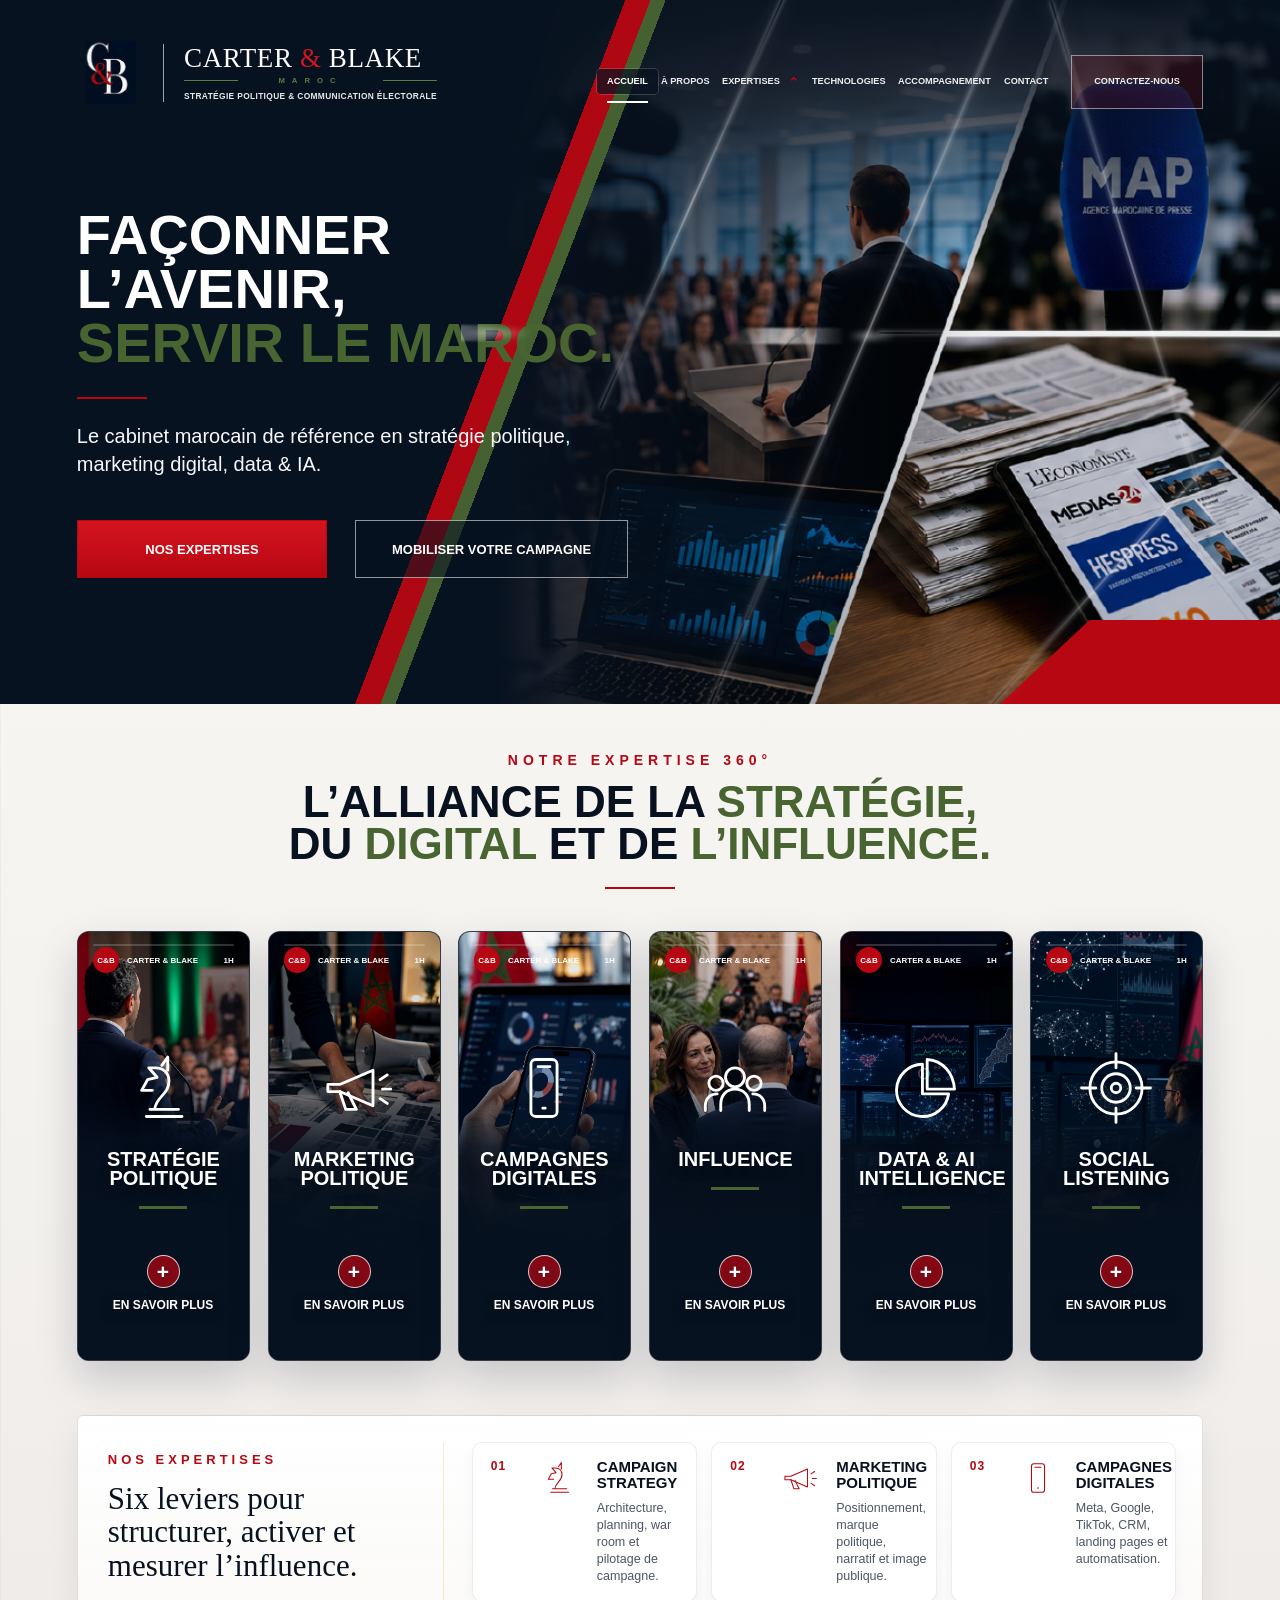
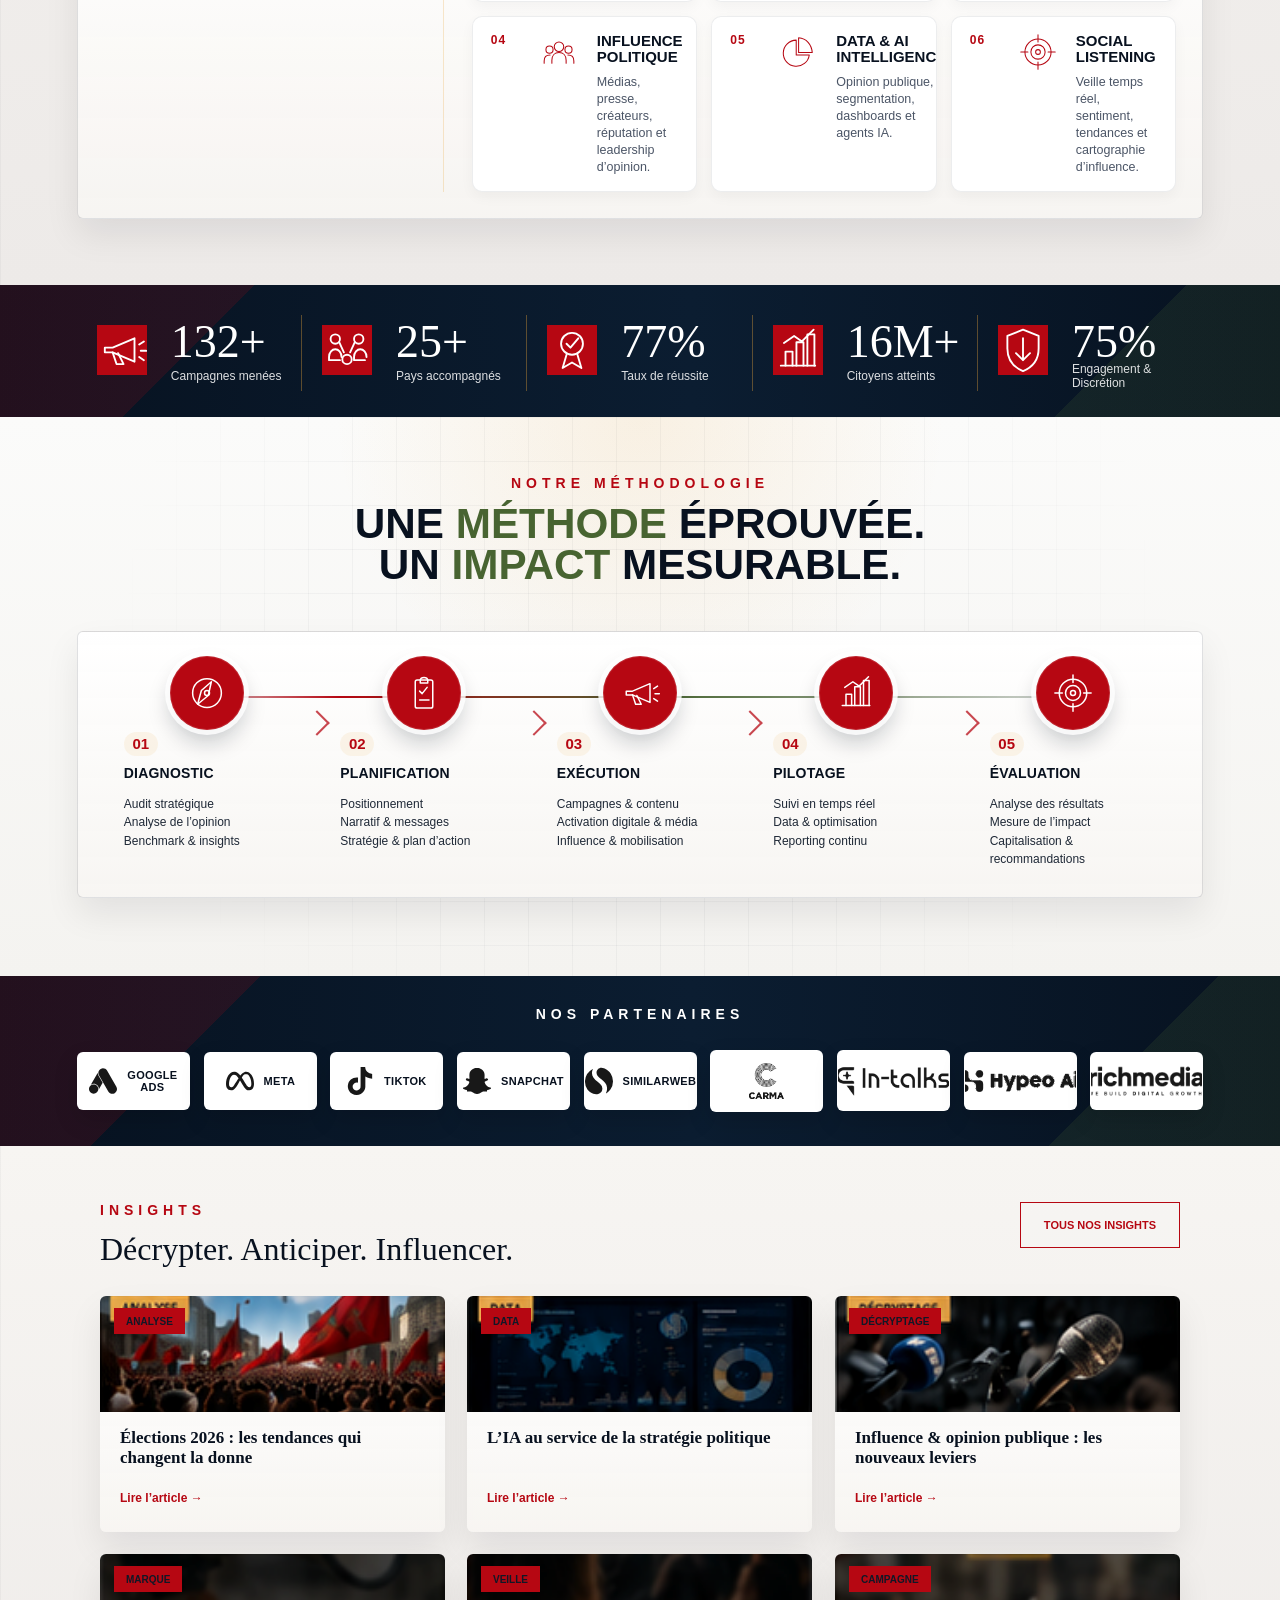
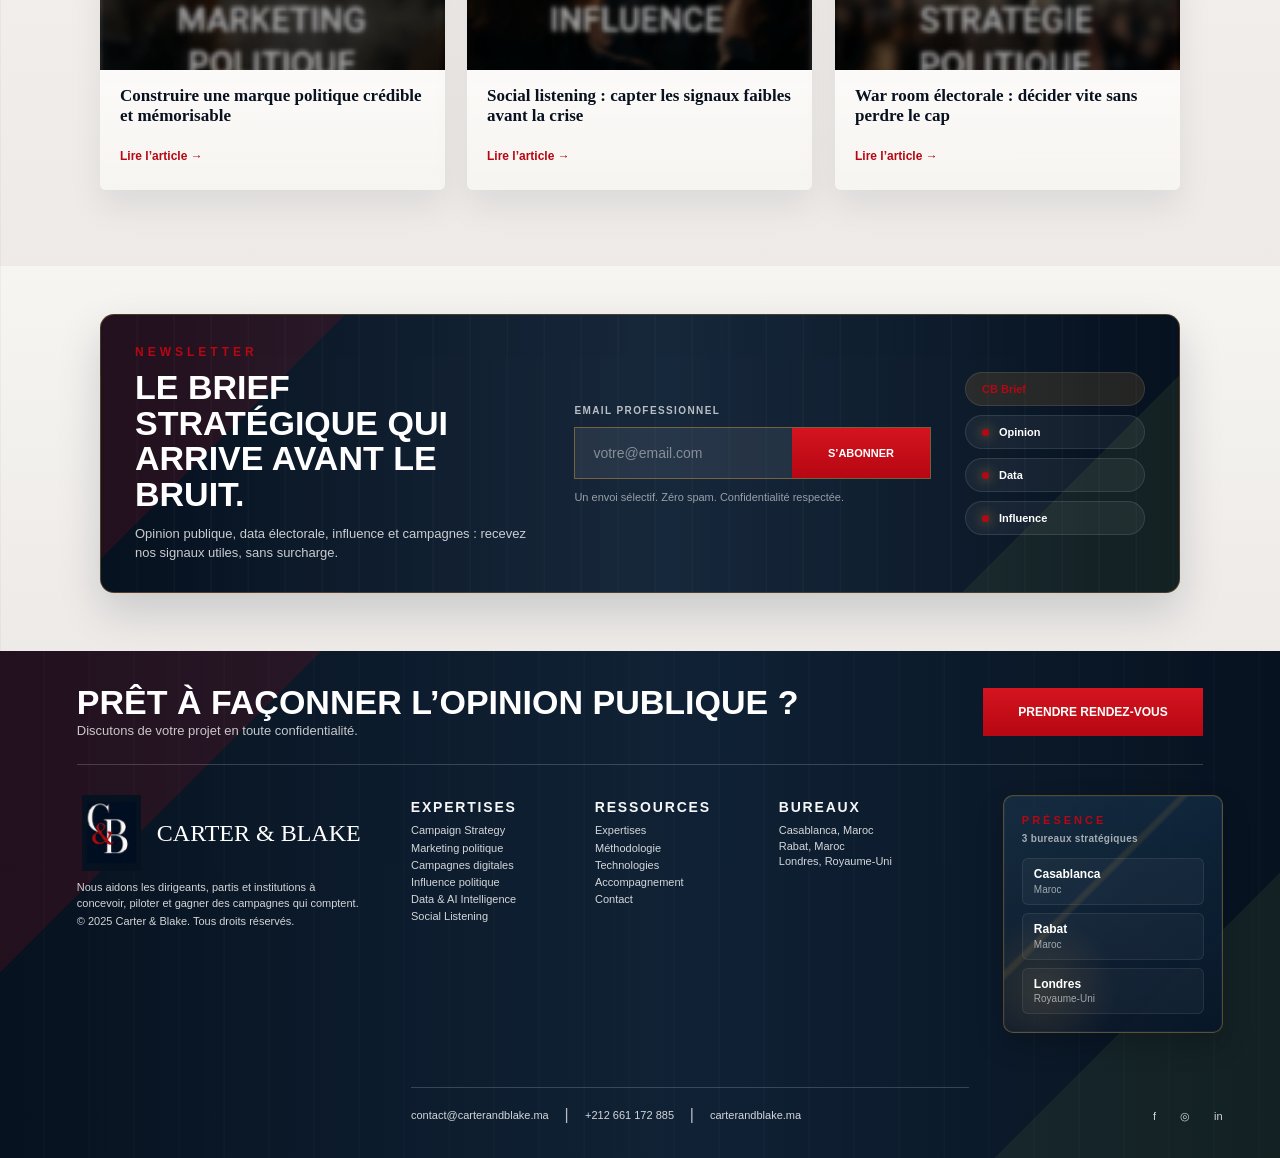
<file: index.html>
<!doctype html>
<html lang="fr">
  <head>
    <meta charset="utf-8">
    <meta name="viewport" content="width=device-width, initial-scale=1">
    <meta name="description" content="Carter & Blake - Political strategy, campaigns, data and public affairs.">
    <title>Carter & Blake</title>
    <link rel="preload" href="assets/hero-charte-collage.png" as="image">
    <link rel="stylesheet" href="styles.css">
  </head>
  <body>
    <svg class="svg-defs" aria-hidden="true">
      <symbol id="icon-target" viewBox="0 0 64 64">
        <circle cx="32" cy="32" r="22"></circle><circle cx="32" cy="32" r="12"></circle><circle cx="32" cy="32" r="4"></circle>
        <path d="M32 3v12M32 49v12M3 32h12M49 32h12"></path>
      </symbol>
      <symbol id="icon-megaphone" viewBox="0 0 64 64">
        <path d="M10 35h10l28 12V17L20 29H10z"></path><path d="M20 35l5 15h9l-7-14"></path>
        <path d="M54 25l6-4M56 33h7M54 41l6 4"></path>
      </symbol>
      <symbol id="icon-chart" viewBox="0 0 64 64">
        <path d="M10 52h44"></path><path d="M16 52V34h9v18M30 52V22h9v30M44 52V12h9v40"></path><path d="M14 23l13-9 10 7 15-15"></path>
      </symbol>
      <symbol id="icon-bank" viewBox="0 0 64 64">
        <path d="M8 25h48L32 10zM13 50h38M10 56h44"></path><path d="M17 25v25M29 25v25M41 25v25M53 25v25"></path>
      </symbol>
      <symbol id="icon-knight" viewBox="0 0 64 64">
        <path d="M21 50h24M18 56h30M25 50c1-11 12-12 12-24 0-7-5-11-11-11h-6l7 8-8 2-5 9h9"></path><path d="M31 13l5-7v11"></path>
      </symbol>
      <symbol id="icon-phone" viewBox="0 0 64 64">
        <rect x="21" y="8" width="22" height="48" rx="4"></rect><path d="M27 14h10M31 49h2"></path>
      </symbol>
      <symbol id="icon-people" viewBox="0 0 64 64">
        <circle cx="32" cy="23" r="8"></circle><circle cx="16" cy="28" r="6"></circle><circle cx="48" cy="28" r="6"></circle>
        <path d="M20 51v-5c0-8 5-13 12-13s12 5 12 13v5M7 51v-4c0-6 4-10 10-10M57 51v-4c0-6-4-10-10-10"></path>
      </symbol>
      <symbol id="icon-pie" viewBox="0 0 64 64">
        <path d="M33 8v25h23C55 19 46 9 33 8z"></path><path d="M29 12a22 22 0 1 0 22 25H29z"></path>
      </symbol>
      <symbol id="icon-bulb" viewBox="0 0 64 64">
        <path d="M23 42c-4-3-7-8-7-15a16 16 0 0 1 32 0c0 7-3 12-8 15l-2 7H25zM25 55h14M27 60h10"></path>
        <path d="M32 2v8M12 11l6 6M52 11l-6 6"></path>
      </symbol>
      <symbol id="icon-shield" viewBox="0 0 64 64">
        <path d="M32 6l20 8v16c0 14-8 24-20 29-12-5-20-15-20-29V14z"></path><path d="M32 17v28M23 36l9 9 9-9"></path>
      </symbol>
      <symbol id="icon-handshake" viewBox="0 0 64 64">
        <path d="M22 36l8 8c3 3 7 3 10 0l12-12"></path><path d="M25 21l8-5 9 8 7-4 10 14-9 7"></path>
        <path d="M5 34l10-15 10 6-11 18zM17 39l9 9M23 44l8 8M31 48l5 5"></path>
      </symbol>
      <symbol id="icon-clipboard" viewBox="0 0 64 64">
        <rect x="18" y="11" width="28" height="45" rx="3"></rect><path d="M26 11c1-5 11-5 12 0v5H26zM25 29l4 4 8-10M25 43h15"></path>
      </symbol>
      <symbol id="icon-compass" viewBox="0 0 64 64">
        <circle cx="32" cy="32" r="23"></circle><path d="M39 14l-5 22-17 14 6-22z"></path><circle cx="32" cy="32" r="4"></circle>
      </symbol>
      <symbol id="icon-award" viewBox="0 0 64 64">
        <path d="M18 24a14 14 0 1 0 28 0 14 14 0 0 0-28 0z"></path><path d="M25 38l-5 17 12-7 12 7-5-17M25 24l5 5 10-12"></path>
      </symbol>
      <symbol id="icon-users-network" viewBox="0 0 64 64">
        <circle cx="17" cy="18" r="6"></circle><circle cx="47" cy="18" r="6"></circle><circle cx="32" cy="44" r="6"></circle>
        <path d="M22 22l6 13M42 22l-6 13M23 45H9v-4c0-6 4-10 8-10s8 4 8 10M55 45H41v-4c0-6 4-10 8-10s8 4 8 10"></path>
      </symbol>
    </svg>

    <main class="page">
      <section class="hero" id="accueil">
        <span class="mega-anchor" id="mega-expertises" aria-hidden="true"></span>
        <img class="hero-visual" src="assets/hero-charte-collage.png" alt="" aria-hidden="true">
        <div class="hero-veil"></div>
        <div class="hero-light-lines" aria-hidden="true">
          <span class="light-line line-a"></span>
          <span class="light-line line-b"></span>
          <span class="light-line line-c"></span>
          <span class="light-line line-d"></span>
          <span class="light-line line-e"></span>
          <span class="light-line line-f"></span>
        </div>

        <header class="topbar">
          <a class="brand" href="#accueil" aria-label="Carter & Blake">
            <img src="assets/brand-mark-charte.png" alt="" aria-hidden="true">
            <span class="brand-rule"></span>
            <span class="brand-copy">
              <strong>Carter <span>&amp;</span> Blake</strong>
              <small>Stratégie politique &amp; communication électorale</small>
            </span>
          </a>
          <nav class="nav" aria-label="Navigation principale">
            <a class="is-active" href="#accueil">Accueil</a>
            <a href="a-propos.html">À propos</a>
            <a class="nav-expertise" href="#mega-expertises" aria-haspopup="true">Expertises</a>
            <a href="technologies.html">Technologies</a>
            <a href="accompagnement.html">Accompagnement</a>
            <a href="contact.html">Contact</a>
            <a class="nav-cta" href="contact.html">Contactez-nous</a>
          </nav>
        </header>

        <div class="mega-menu" aria-label="Nos expertises">
          <aside class="mega-intro">
            <div class="mega-intro-copy">
              <h2>Nos expertises,<br>votre <span>avantage</span></h2>
              <i aria-hidden="true"></i>
              <p>Un éventail complet d’expertises pour construire des stratégies gagnantes et façonner l’opinion publique.</p>
              <div class="mega-divider"></div>
              <div class="mega-integrated">
                <svg><use href="#icon-compass"></use></svg>
                <div>
                  <h3>Une expertise intégrée</h3>
                  <p>De la stratégie à l’exécution, nous combinons expertise humaine, créativité et technologie pour maximiser votre impact.</p>
                </div>
              </div>
              <a class="mega-approach" href="expertises.html">Découvrir notre approche <span>→</span></a>
            </div>
            <img src="assets/mega-city.png" alt="" aria-hidden="true">
          </aside>

          <div class="mega-grid">
            <article class="mega-card" style="--card-bg: url('assets/card-bg-1.png')">
              <svg><use href="#icon-knight"></use></svg>
              <h3>Stratégie politique</h3>
              <i aria-hidden="true"></i>
              <p>Positionner, structurer et planifier pour gagner.</p>
              <ul>
                <li>Vision &amp; positionnement</li>
                <li>Analyse politique &amp; benchmark</li>
                <li>Plateforme &amp; messages clés</li>
              </ul>
              <a href="expertise-campaign-strategy.html" aria-label="En savoir plus sur stratégie politique">En savoir plus <span>→</span></a>
            </article>
            <article class="mega-card" style="--card-bg: url('assets/card-bg-2.png')">
              <svg><use href="#icon-megaphone"></use></svg>
              <h3>Marketing politique</h3>
              <i aria-hidden="true"></i>
              <p>Concevoir des récits puissants et mobilisateurs.</p>
              <ul>
                <li>Marque politique &amp; identité</li>
                <li>Narratif &amp; storytelling</li>
                <li>Communication &amp; engagement</li>
              </ul>
              <a href="expertise-political-marketing.html" aria-label="En savoir plus sur marketing politique">En savoir plus <span>→</span></a>
            </article>
            <article class="mega-card" style="--card-bg: url('assets/card-bg-3.png')">
              <svg><use href="#icon-phone"></use></svg>
              <h3>Campagnes digitales</h3>
              <i aria-hidden="true"></i>
              <p>Activer, toucher et convertir les électeurs.</p>
              <ul>
                <li>Stratégie digitale</li>
                <li>Social media &amp; community</li>
                <li>Acquisition &amp; performance</li>
              </ul>
              <a href="expertise-digital-campaigns.html" aria-label="En savoir plus sur campagnes digitales">En savoir plus <span>→</span></a>
            </article>
            <article class="mega-card" style="--card-bg: url('assets/card-bg-4.png')">
              <svg><use href="#icon-people"></use></svg>
              <h3>Influence</h3>
              <i aria-hidden="true"></i>
              <p>Mobiliser les relais d’opinion et élargir votre portée.</p>
              <ul>
                <li>Relations influenceurs</li>
                <li>Opinion leaders &amp; porte-paroles</li>
                <li>Veille &amp; amplification</li>
              </ul>
              <a href="expertise-political-influence.html" aria-label="En savoir plus sur influence">En savoir plus <span>→</span></a>
            </article>
            <article class="mega-card" style="--card-bg: url('assets/card-bg-5.png')">
              <svg><use href="#icon-pie"></use></svg>
              <h3>Data &amp; AI Intelligence</h3>
              <i aria-hidden="true"></i>
              <p>Transformer la donnée en avantage stratégique.</p>
              <ul>
                <li>Analyse de l’opinion</li>
                <li>Dashboards décisionnels</li>
                <li>Prédictions électorales</li>
              </ul>
              <a href="expertise-data-ai-intelligence.html" aria-label="En savoir plus sur data et AI intelligence">En savoir plus <span>→</span></a>
            </article>
            <article class="mega-card" style="--card-bg: url('assets/card-bg-6.png')">
              <svg><use href="#icon-bank"></use></svg>
              <h3>Public Affairs</h3>
              <i aria-hidden="true"></i>
              <p>Influencer les décisions, bâtir des relations durables.</p>
              <ul>
                <li>Relations institutionnelles</li>
                <li>Lobbying &amp; advocacy</li>
                <li>Communication stratégique</li>
              </ul>
              <a href="expertises.html" aria-label="En savoir plus sur public affairs">En savoir plus <span>→</span></a>
            </article>
          </div>

          <div class="mega-benefits">
            <article><span><svg><use href="#icon-target"></use></svg></span><div><h3>Vision stratégique</h3><p>Une compréhension fine des enjeux politiques et sociétaux.</p></div></article>
            <article><span><svg><use href="#icon-bulb"></use></svg></span><div><h3>Approche sur-mesure</h3><p>Des solutions adaptées à vos objectifs et à votre contexte.</p></div></article>
            <article><span><svg><use href="#icon-shield"></use></svg></span><div><h3>Résultats mesurables</h3><p>Des stratégies pilotées par la donnée et orientées performance.</p></div></article>
            <article><span><svg><use href="#icon-handshake"></use></svg></span><div><h3>Accompagnement engagé</h3><p>Une équipe senior à vos côtés, de la réflexion à l’exécution.</p></div></article>
          </div>
        </div>

        <div class="hero-copy">
          <h1><span>Façonner l’avenir,</span><span>servir le Maroc.</span></h1>
          <i aria-hidden="true"></i>
          <p>Le cabinet marocain de référence en stratégie politique, marketing digital, data &amp; IA.</p>
          <div class="hero-actions">
            <a class="button button-filled" href="expertises.html">Nos expertises</a>
            <a class="button button-outline" href="expertises.html">Mobiliser votre campagne</a>
          </div>
        </div>

      </section>

      <section class="expertise" id="expertises">
        <div class="section-heading">
          <p>Notre expertise 360°</p>
          <h2>L’alliance de la <span>stratégie,</span><br>du <span>digital</span> et de <span>l’influence.</span></h2>
          <i aria-hidden="true"></i>
        </div>

        <div class="cards">
          <article class="expertise-card" id="strategie-politique" style="--bg: url('assets/stories/story-strategie-politique.png')">
            <div class="story-bar"><b>C&amp;B</b><span>Carter &amp; Blake</span><em>1h</em></div>
            <svg><use href="#icon-knight"></use></svg>
            <h3>Stratégie<br>politique</h3>
            <span class="card-cleaner" aria-hidden="true"></span>
            <a href="expertise-campaign-strategy.html" aria-label="En savoir plus sur stratégie politique">En savoir plus</a>
          </article>
          <article class="expertise-card" id="marketing-politique" style="--bg: url('assets/stories/story-marketing-politique.png')">
            <div class="story-bar"><b>C&amp;B</b><span>Carter &amp; Blake</span><em>1h</em></div>
            <svg><use href="#icon-megaphone"></use></svg>
            <h3>Marketing<br>politique</h3>
            <span class="card-cleaner" aria-hidden="true"></span>
            <a href="expertise-political-marketing.html" aria-label="En savoir plus sur marketing politique">En savoir plus</a>
          </article>
          <article class="expertise-card" id="campagnes-digitales" style="--bg: url('assets/stories/story-campagnes-digitales.png')">
            <div class="story-bar"><b>C&amp;B</b><span>Carter &amp; Blake</span><em>1h</em></div>
            <svg><use href="#icon-phone"></use></svg>
            <h3>Campagnes<br>digitales</h3>
            <span class="card-cleaner" aria-hidden="true"></span>
            <a href="expertise-digital-campaigns.html" aria-label="En savoir plus sur campagnes digitales">En savoir plus</a>
          </article>
          <article class="expertise-card" id="influence" style="--bg: url('assets/stories/story-influence.png')">
            <div class="story-bar"><b>C&amp;B</b><span>Carter &amp; Blake</span><em>1h</em></div>
            <svg><use href="#icon-people"></use></svg>
            <h3>Influence</h3>
            <span class="card-cleaner" aria-hidden="true"></span>
            <a href="expertise-political-influence.html" aria-label="En savoir plus sur influence">En savoir plus</a>
          </article>
          <article class="expertise-card" id="data-ai-intelligence" style="--bg: url('assets/stories/story-data-ai.png')">
            <div class="story-bar"><b>C&amp;B</b><span>Carter &amp; Blake</span><em>1h</em></div>
            <svg><use href="#icon-pie"></use></svg>
            <h3>Data &amp; AI<br>intelligence</h3>
            <span class="card-cleaner" aria-hidden="true"></span>
            <a href="expertise-data-ai-intelligence.html" aria-label="En savoir plus sur data et AI intelligence">En savoir plus</a>
          </article>
          <article class="expertise-card" id="social-listening" style="--bg: url('assets/stories/story-social-listening.png')">
            <div class="story-bar"><b>C&amp;B</b><span>Carter &amp; Blake</span><em>1h</em></div>
            <svg><use href="#icon-target"></use></svg>
            <h3>Social<br>listening</h3>
            <span class="card-cleaner" aria-hidden="true"></span>
            <a href="expertise-social-listening.html" aria-label="En savoir plus sur social listening">En savoir plus</a>
          </article>
        </div>

        <div class="expertise-directory" aria-labelledby="expertise-directory-title">
          <div class="expertise-directory-head">
            <p>Nos expertises</p>
            <h3 id="expertise-directory-title">Six leviers pour structurer, activer et mesurer l’influence.</h3>
          </div>
          <div class="expertise-directory-list">
            <a href="expertise-campaign-strategy.html"><span>01</span><svg><use href="#icon-knight"></use></svg><div><strong>Campaign Strategy</strong><p>Architecture, planning, war room et pilotage de campagne.</p></div></a>
            <a href="expertise-political-marketing.html"><span>02</span><svg><use href="#icon-megaphone"></use></svg><div><strong>Marketing politique</strong><p>Positionnement, marque politique, narratif et image publique.</p></div></a>
            <a href="expertise-digital-campaigns.html"><span>03</span><svg><use href="#icon-phone"></use></svg><div><strong>Campagnes digitales</strong><p>Meta, Google, TikTok, CRM, landing pages et automatisation.</p></div></a>
            <a href="expertise-political-influence.html"><span>04</span><svg><use href="#icon-people"></use></svg><div><strong>Influence politique</strong><p>Médias, presse, créateurs, réputation et leadership d’opinion.</p></div></a>
            <a href="expertise-data-ai-intelligence.html"><span>05</span><svg><use href="#icon-pie"></use></svg><div><strong>Data &amp; AI Intelligence</strong><p>Opinion publique, segmentation, dashboards et agents IA.</p></div></a>
            <a href="expertise-social-listening.html"><span>06</span><svg><use href="#icon-target"></use></svg><div><strong>Social Listening</strong><p>Veille temps réel, sentiment, tendances et cartographie d’influence.</p></div></a>
          </div>
        </div>
      </section>

      <section class="stats" aria-label="Chiffres clés">
        <article><svg><use href="#icon-megaphone"></use></svg><strong data-count="150" data-suffix="+">150+</strong><span>Campagnes menées</span></article>
        <article><svg><use href="#icon-users-network"></use></svg><strong data-count="30" data-suffix="+">30+</strong><span>Pays accompagnés</span></article>
        <article><svg><use href="#icon-award"></use></svg><strong data-count="95" data-suffix="%">95%</strong><span>Taux de réussite</span></article>
        <article><svg><use href="#icon-chart"></use></svg><strong data-count="20" data-suffix="M+">20M+</strong><span>Citoyens atteints</span></article>
        <article><svg><use href="#icon-shield"></use></svg><strong data-count="100" data-suffix="%">100%</strong><span>Engagement &amp; Discrétion</span></article>
      </section>

      <section class="method" id="methodologie">
        <div class="section-heading">
          <p>Notre méthodologie</p>
          <h2>Une <span>méthode</span> éprouvée.<br>Un <span>impact</span> mesurable.</h2>
        </div>
        <div class="method-steps">
          <article>
            <span class="round"><svg><use href="#icon-compass"></use></svg></span>
            <b>01</b><h3>Diagnostic</h3>
            <p>Audit stratégique<br>Analyse de l’opinion<br>Benchmark &amp; insights</p>
          </article>
          <article>
            <span class="round"><svg><use href="#icon-clipboard"></use></svg></span>
            <b>02</b><h3>Planification</h3>
            <p>Positionnement<br>Narratif &amp; messages<br>Stratégie &amp; plan d’action</p>
          </article>
          <article>
            <span class="round"><svg><use href="#icon-megaphone"></use></svg></span>
            <b>03</b><h3>Exécution</h3>
            <p>Campagnes &amp; contenu<br>Activation digitale &amp; média<br>Influence &amp; mobilisation</p>
          </article>
          <article>
            <span class="round"><svg><use href="#icon-chart"></use></svg></span>
            <b>04</b><h3>Pilotage</h3>
            <p>Suivi en temps réel<br>Data &amp; optimisation<br>Reporting continu</p>
          </article>
          <article>
            <span class="round"><svg><use href="#icon-target"></use></svg></span>
            <b>05</b><h3>Évaluation</h3>
            <p>Analyse des résultats<br>Mesure de l’impact<br>Capitalisation &amp; recommandations</p>
          </article>
        </div>
      </section>

      <section class="partners" id="confiance">
        <p>Nos partenaires</p>
        <div class="partner-logos" aria-label="Partenaires Carter & Blake">
          <a href="https://ads.google.com/" aria-label="Google Ads"><img src="assets/partners/googleads.svg" alt="Google Ads"><span>Google Ads</span></a>
          <a href="https://www.meta.com/" aria-label="Meta"><img src="assets/partners/meta.svg" alt="Meta"><span>Meta</span></a>
          <a href="https://www.tiktok.com/business/" aria-label="TikTok"><img src="assets/partners/tiktok.svg" alt="TikTok"><span>TikTok</span></a>
          <a href="https://www.snapchat.com/business/" aria-label="Snapchat"><img src="assets/partners/snapchat.svg" alt="Snapchat"><span>Snapchat</span></a>
          <a href="https://www.similarweb.com/" aria-label="Similarweb"><img src="assets/partners/similarweb.svg" alt="Similarweb"><span>Similarweb</span></a>
          <a class="partner-lockup" href="https://carma.com/" aria-label="CARMA"><img src="assets/partners/carma.png" alt="CARMA"><span>CARMA</span></a>
          <a class="partner-lockup" href="https://www.in-talks.ma/" aria-label="InTalks"><img src="assets/partners/intalks.png" alt="InTalks"><span>InTalks</span></a>
          <a class="partner-lockup" href="https://www.hypeo.ai/fr" aria-label="Hypeo"><img src="assets/partners/hypeo.png" alt="Hypeo"><span>Hypeo</span></a>
          <a class="partner-lockup" href="https://www.richmedia.ma/" aria-label="Richmedia"><img src="assets/partners/richmedia.png" alt="Richmedia"><span>Richmedia</span></a>
        </div>
      </section>

      <section class="insights" id="insights">
        <div class="insights-head">
          <div>
            <p>Insights</p>
            <h2>Décrypter. Anticiper. Influencer.</h2>
          </div>
          <a href="#insights">Tous nos insights</a>
        </div>
        <div class="article-grid">
          <article>
            <figure><img src="assets/insight-1.png" alt=""><span>Analyse</span></figure>
            <h3>Élections 2026 : les tendances qui changent la donne</h3>
            <a href="accompagnement.html">Lire l’article →</a>
          </article>
          <article>
            <figure><img src="assets/insight-2.png" alt=""><span>Data</span></figure>
            <h3>L’IA au service de la stratégie politique</h3>
            <a href="expertise-data-ai-intelligence.html">Lire l’article →</a>
          </article>
          <article>
            <figure><img src="assets/insight-3.png" alt=""><span>Décryptage</span></figure>
            <h3>Influence &amp; opinion publique : les nouveaux leviers</h3>
            <a href="expertise-political-influence.html">Lire l’article →</a>
          </article>
          <article>
            <figure><img src="assets/card-bg-2.png" alt=""><span>Marque</span></figure>
            <h3>Construire une marque politique crédible et mémorisable</h3>
            <a href="expertise-political-marketing.html">Lire l’article →</a>
          </article>
          <article>
            <figure><img src="assets/card-bg-4.png" alt=""><span>Veille</span></figure>
            <h3>Social listening : capter les signaux faibles avant la crise</h3>
            <a href="expertise-social-listening.html">Lire l’article →</a>
          </article>
          <article>
            <figure><img src="assets/card-bg-1.png" alt=""><span>Campagne</span></figure>
            <h3>War room électorale : décider vite sans perdre le cap</h3>
            <a href="war-room.html">Lire l’article →</a>
          </article>
        </div>
      </section>

      <section class="newsletter" aria-label="Newsletter Carter & Blake">
        <div class="newsletter-shell">
          <div class="newsletter-copy">
            <p>Newsletter</p>
            <h2>Le brief stratégique qui arrive avant le bruit.</h2>
            <span>Opinion publique, data électorale, influence et campagnes : recevez nos signaux utiles, sans surcharge.</span>
          </div>
          <form class="newsletter-form" action="mailto:contact@carterandblake.ma" method="post" enctype="text/plain">
            <label for="newsletter-email">Email professionnel</label>
            <div>
              <input id="newsletter-email" name="email" type="email" placeholder="votre@email.com" required>
              <button type="submit">S’abonner</button>
            </div>
            <small>Un envoi sélectif. Zéro spam. Confidentialité respectée.</small>
          </form>
          <div class="newsletter-signal" aria-hidden="true">
            <b>CB Brief</b>
            <span>Opinion</span>
            <span>Data</span>
            <span>Influence</span>
          </div>
        </div>
      </section>

      <footer class="footer" id="contact">
        <div class="footer-cta">
          <div>
            <h2>Prêt à façonner l’opinion publique ?</h2>
            <p>Discutons de votre projet en toute confidentialité.</p>
          </div>
          <a href="mailto:contact@carterandblake.ma">Prendre rendez-vous</a>
        </div>
        <div class="footer-main" id="apropos">
          <section class="footer-brand">
            <div class="footer-logo"><img src="assets/brand-mark-charte.png" alt=""><strong>Carter &amp; Blake</strong></div>
            <p>Nous aidons les dirigeants, partis et institutions à concevoir, piloter et gagner des campagnes qui comptent.</p>
            <small>© 2025 Carter &amp; Blake. Tous droits réservés.</small>
          </section>
          <section>
            <h3>Expertises</h3>
            <a href="expertise-campaign-strategy.html">Campaign Strategy</a>
            <a href="expertise-political-marketing.html">Marketing politique</a>
            <a href="expertise-digital-campaigns.html">Campagnes digitales</a>
            <a href="expertise-political-influence.html">Influence politique</a>
            <a href="expertise-data-ai-intelligence.html">Data &amp; AI Intelligence</a>
            <a href="expertise-social-listening.html">Social Listening</a>
          </section>
          <section>
            <h3>Ressources</h3>
            <a href="expertises.html">Expertises</a>
            <a href="methodologie.html">Méthodologie</a>
            <a href="technologies.html">Technologies</a>
            <a href="accompagnement.html">Accompagnement</a>
            <a href="contact.html">Contact</a>
          </section>
          <section>
            <h3>Bureaux</h3>
            <p>Casablanca, Maroc<br>Rabat, Maroc<br>Londres, Royaume-Uni</p>
          </section>
          <div class="contact-lines">
            <a href="mailto:contact@carterandblake.ma">contact@carterandblake.ma</a>
            <span>|</span>
            <a href="tel:+212661172885">+212 661 172 885</a>
            <span>|</span>
            <a href="https://carterandblake.ma">carterandblake.ma</a>
          </div>
          <div class="footer-presence" aria-label="Présence Carter & Blake">
            <p>Présence</p>
            <div class="presence-globe" aria-hidden="true">
              <span class="globe-orbit orbit-one"></span>
              <span class="globe-orbit orbit-two"></span>
              <span class="office-pin pin-casablanca"></span>
              <span class="office-pin pin-rabat"></span>
              <span class="office-pin pin-london"></span>
            </div>
            <ul class="presence-legend">
              <li><strong>Casablanca</strong><em>Maroc</em></li>
              <li><strong>Rabat</strong><em>Maroc</em></li>
              <li><strong>Londres</strong><em>Royaume-Uni</em></li>
            </ul>
          </div>
          <div class="socials" aria-label="Réseaux sociaux"><a href="https://facebook.com/carterandblakema">f</a><a href="https://instagram.com/carterandblakema">◎</a><a href="https://linkedin.com/company/carterandblakemaroc">in</a></div>
        </div>
      </footer>
    </main>
    <script>
      (() => {
        const counters = [...document.querySelectorAll(".stats strong[data-count]")];
        const stats = document.querySelector(".stats");

        if (!counters.length || !stats) return;

        const prefersReducedMotion = window.matchMedia("(prefers-reduced-motion: reduce)").matches;
        let hasAnimated = false;

        const formatValue = (value, suffix) => `${Math.round(value)}${suffix}`;
        const easeOut = (progress) => 1 - Math.pow(1 - progress, 3);

        const animateCounters = () => {
          if (hasAnimated) return;
          hasAnimated = true;

          if (prefersReducedMotion) {
            counters.forEach((counter) => {
              counter.textContent = formatValue(Number(counter.dataset.count), counter.dataset.suffix || "");
            });
            return;
          }

          counters.forEach((counter, index) => {
            const target = Number(counter.dataset.count);
            const suffix = counter.dataset.suffix || "";
            const duration = 1500 + index * 140;
            const start = performance.now();

            counter.textContent = formatValue(0, suffix);

            const tick = (now) => {
              const progress = Math.min((now - start) / duration, 1);
              counter.textContent = formatValue(target * easeOut(progress), suffix);

              if (progress < 1) {
                requestAnimationFrame(tick);
              } else {
                counter.textContent = formatValue(target, suffix);
              }
            };

            requestAnimationFrame(tick);
          });
        };

        if ("IntersectionObserver" in window) {
          const observer = new IntersectionObserver((entries) => {
            if (entries.some((entry) => entry.isIntersecting)) {
              animateCounters();
              observer.disconnect();
            }
          }, { threshold: 0.35 });

          observer.observe(stats);
        } else {
          window.addEventListener("load", animateCounters, { once: true });
        }
      })();
    </script>
  </body>
</html>
</file>
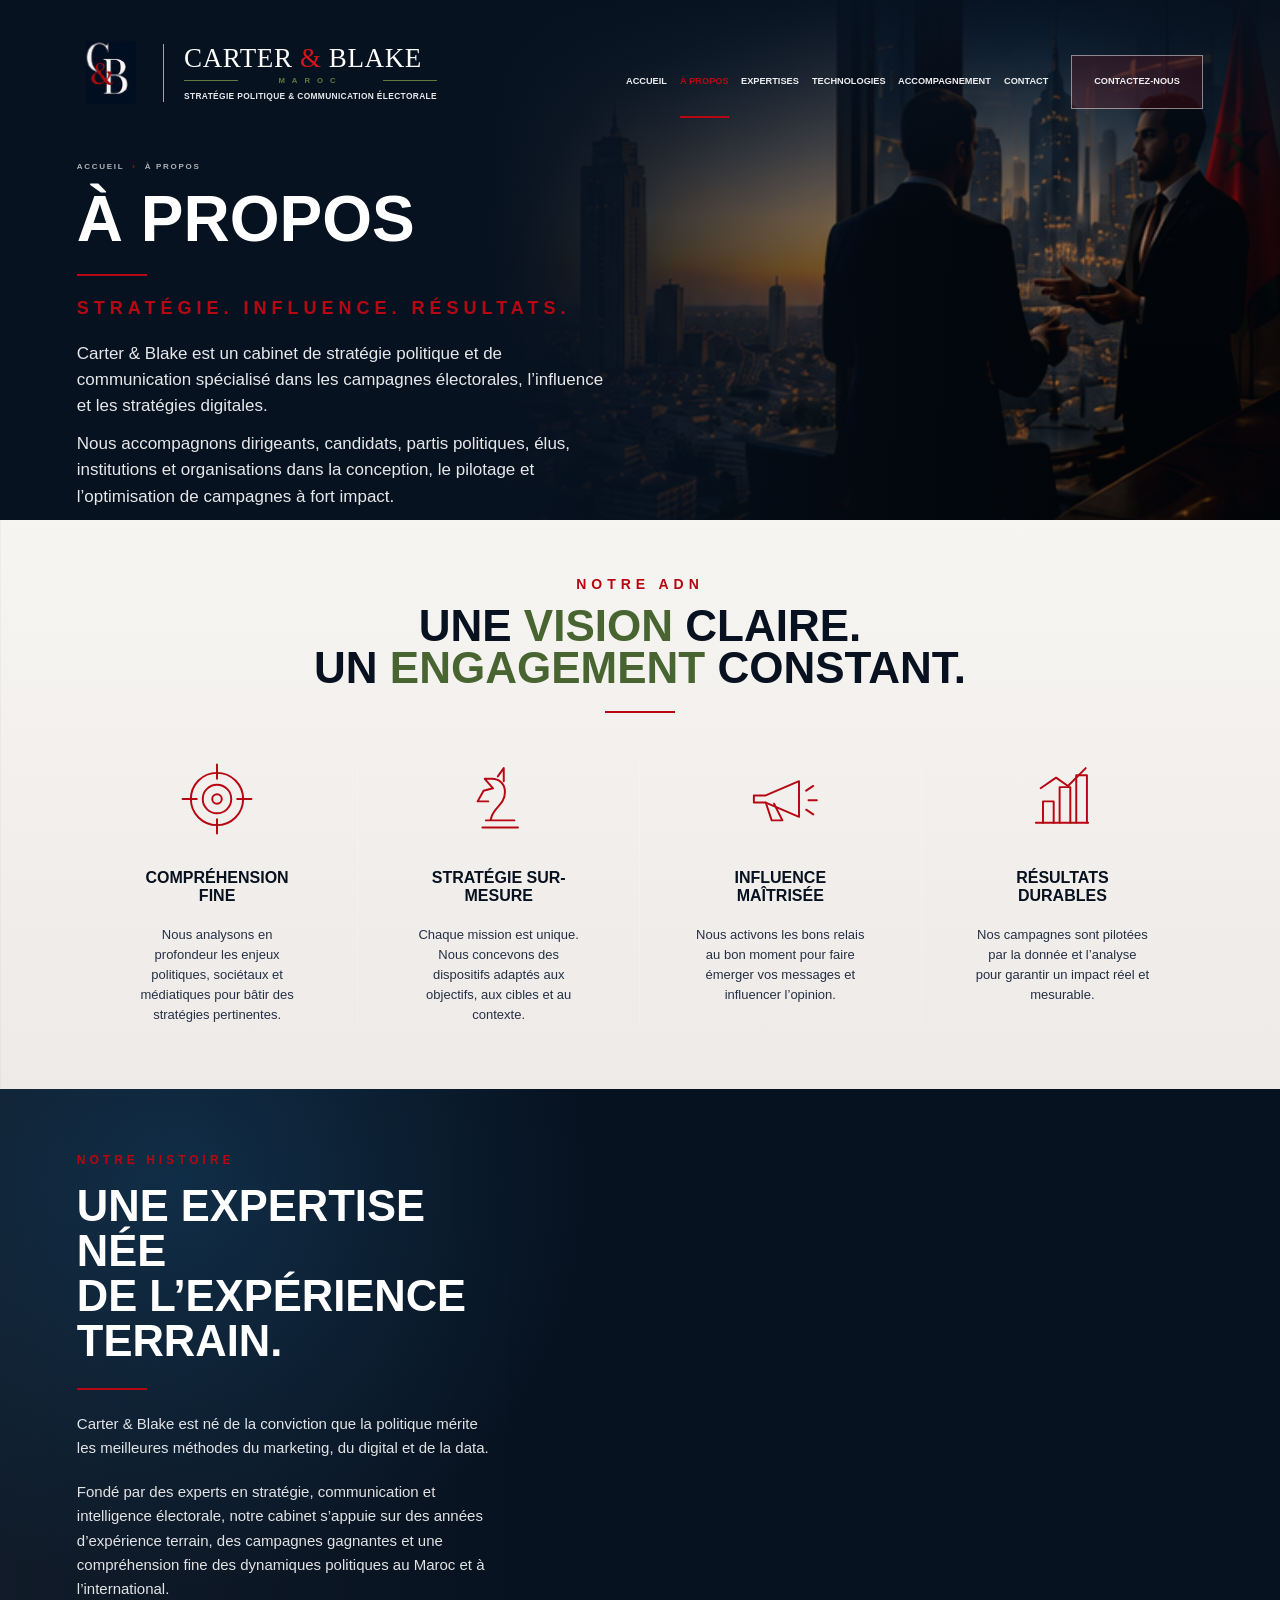
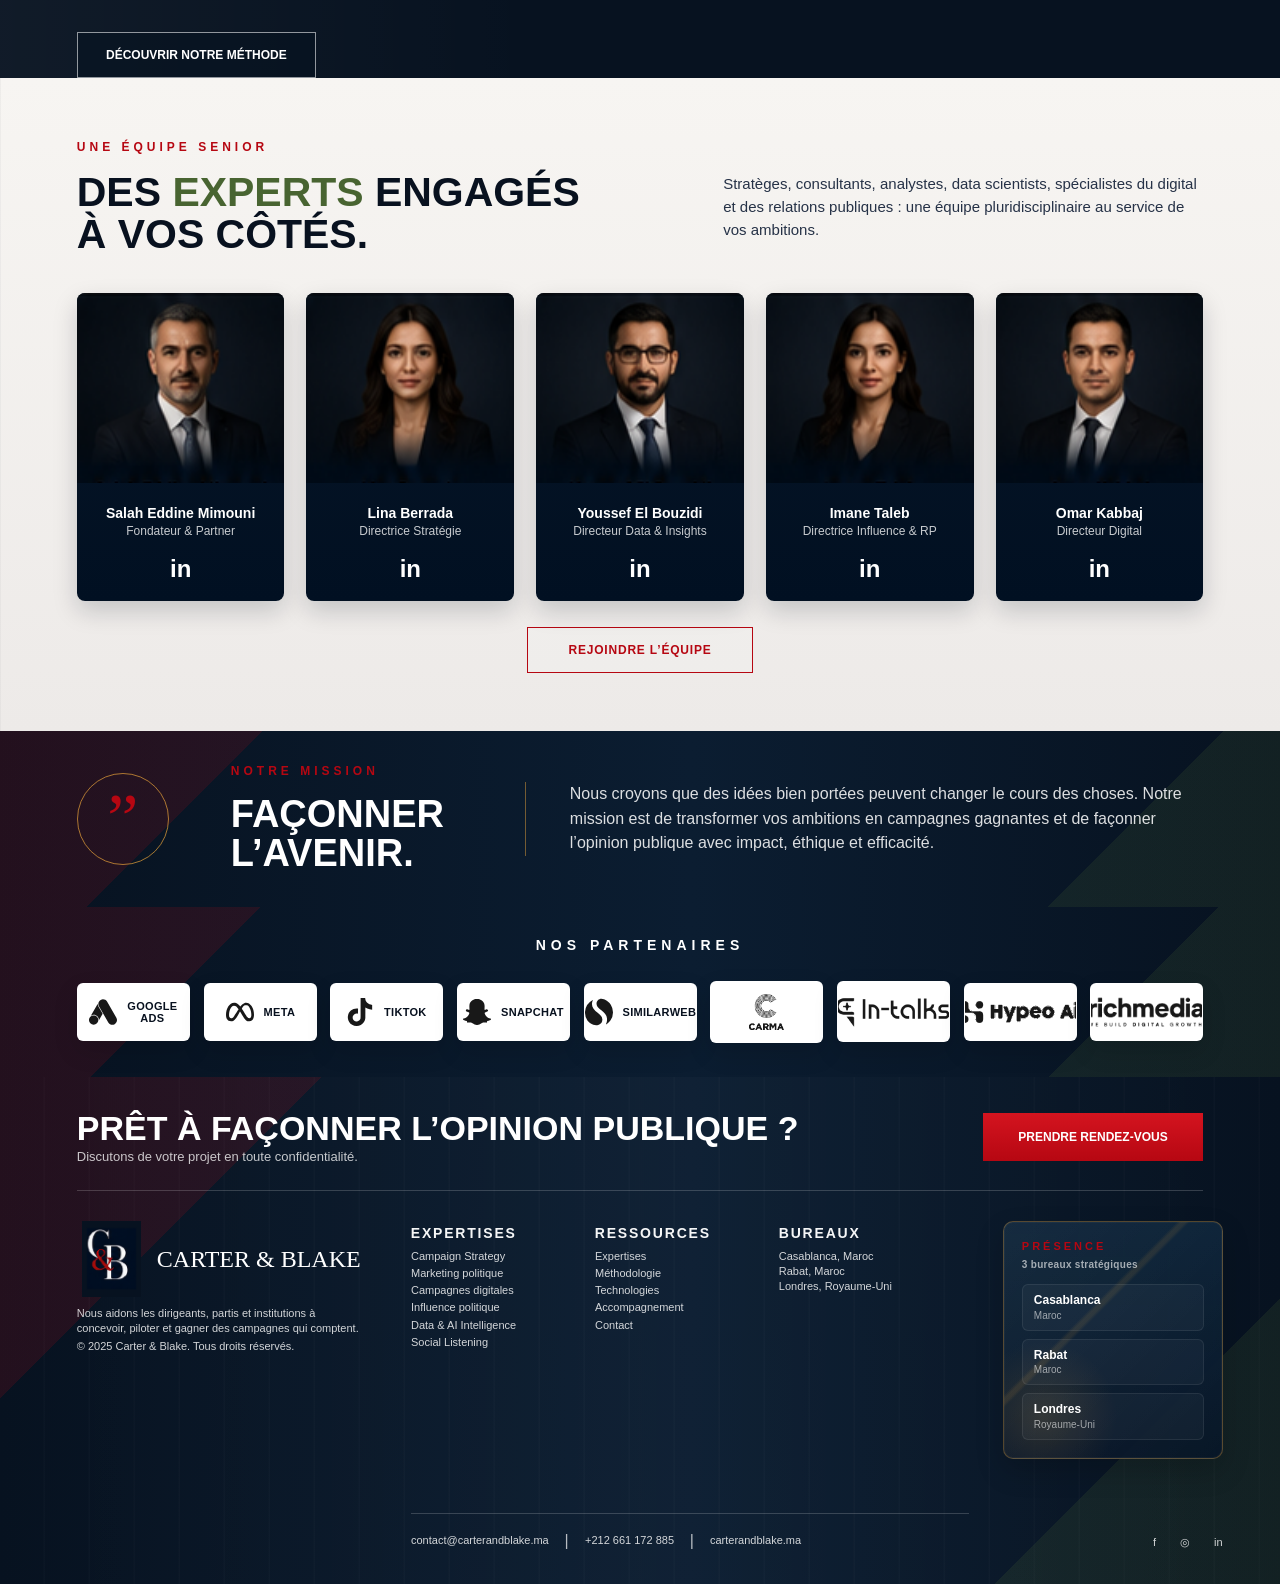
<file: a-propos.html>
<!doctype html>
<html lang="fr">
  <head>
    <meta charset="utf-8">
    <meta name="viewport" content="width=device-width, initial-scale=1">
    <meta name="description" content="À propos de Carter & Blake, cabinet de stratégie politique, influence, campagnes et data.">
    <title>À propos - Carter & Blake</title>
    <link rel="preload" href="assets/about/about-hero-bg.png" as="image">
    <link rel="stylesheet" href="styles.css">
  </head>
  <body>
    <svg class="svg-defs" aria-hidden="true">
      <symbol id="icon-target" viewBox="0 0 64 64">
        <circle cx="32" cy="32" r="22"></circle><circle cx="32" cy="32" r="12"></circle><circle cx="32" cy="32" r="4"></circle>
        <path d="M32 3v12M32 49v12M3 32h12M49 32h12"></path>
      </symbol>
      <symbol id="icon-megaphone" viewBox="0 0 64 64">
        <path d="M10 35h10l28 12V17L20 29H10z"></path><path d="M20 35l5 15h9l-7-14"></path>
        <path d="M54 25l6-4M56 33h7M54 41l6 4"></path>
      </symbol>
      <symbol id="icon-chart" viewBox="0 0 64 64">
        <path d="M10 52h44"></path><path d="M16 52V34h9v18M30 52V22h9v30M44 52V12h9v40"></path><path d="M14 23l13-9 10 7 15-15"></path>
      </symbol>
      <symbol id="icon-bank" viewBox="0 0 64 64">
        <path d="M8 25h48L32 10zM13 50h38M10 56h44"></path><path d="M17 25v25M29 25v25M41 25v25M53 25v25"></path>
      </symbol>
      <symbol id="icon-knight" viewBox="0 0 64 64">
        <path d="M21 50h24M18 56h30M25 50c1-11 12-12 12-24 0-7-5-11-11-11h-6l7 8-8 2-5 9h9"></path><path d="M31 13l5-7v11"></path>
      </symbol>
      <symbol id="icon-bulb" viewBox="0 0 64 64">
        <path d="M23 42c-4-3-7-8-7-15a16 16 0 0 1 32 0c0 7-3 12-8 15l-2 7H25zM25 55h14M27 60h10"></path>
        <path d="M32 2v8M12 11l6 6M52 11l-6 6"></path>
      </symbol>
      <symbol id="icon-shield" viewBox="0 0 64 64">
        <path d="M32 6l20 8v16c0 14-8 24-20 29-12-5-20-15-20-29V14z"></path><path d="M32 17v28M23 36l9 9 9-9"></path>
      </symbol>
      <symbol id="icon-handshake" viewBox="0 0 64 64">
        <path d="M22 36l8 8c3 3 7 3 10 0l12-12"></path><path d="M25 21l8-5 9 8 7-4 10 14-9 7"></path>
        <path d="M5 34l10-15 10 6-11 18zM17 39l9 9M23 44l8 8M31 48l5 5"></path>
      </symbol>
      <symbol id="icon-compass" viewBox="0 0 64 64">
        <circle cx="32" cy="32" r="23"></circle><path d="M39 14l-5 22-17 14 6-22z"></path><circle cx="32" cy="32" r="4"></circle>
      </symbol>
    </svg>

    <main class="page about-page">
      <section class="about-hero" id="apropos">
        <header class="topbar">
          <a class="brand" href="index.html#accueil" aria-label="Carter & Blake">
            <img src="assets/brand-mark-charte.png" alt="" aria-hidden="true">
            <span class="brand-rule"></span>
            <span class="brand-copy">
              <strong>Carter <span>&amp;</span> Blake</strong>
              <small>Stratégie politique &amp; communication électorale</small>
            </span>
          </a>
          <nav class="nav" aria-label="Navigation principale">
            <a href="index.html#accueil">Accueil</a>
            <a class="is-active" href="a-propos.html">À propos</a>
            <a href="expertises.html">Expertises</a>
            <a href="technologies.html">Technologies</a>
            <a href="accompagnement.html">Accompagnement</a>
            <a href="contact.html">Contact</a>
            <a class="nav-cta" href="contact.html">Contactez-nous</a>
          </nav>
        </header>

        <div class="about-hero-copy">
          <p class="breadcrumb"><a href="index.html#accueil">Accueil</a><span>›</span>À propos</p>
          <h1>À propos</h1>
          <i aria-hidden="true"></i>
          <p class="about-kicker">Stratégie. Influence. Résultats.</p>
          <p>Carter &amp; Blake est un cabinet de stratégie politique et de communication spécialisé dans les campagnes électorales, l’influence et les stratégies digitales.</p>
          <p>Nous accompagnons dirigeants, candidats, partis politiques, élus, institutions et organisations dans la conception, le pilotage et l’optimisation de campagnes à fort impact.</p>
        </div>
      </section>

      <section class="about-adn">
        <div class="section-heading">
          <p>Notre ADN</p>
          <h2>Une <span>vision</span> claire.<br>Un <span>engagement</span> constant.</h2>
          <i aria-hidden="true"></i>
        </div>
        <div class="about-values">
          <article>
            <svg><use href="#icon-target"></use></svg>
            <h3>Compréhension fine</h3>
            <p>Nous analysons en profondeur les enjeux politiques, sociétaux et médiatiques pour bâtir des stratégies pertinentes.</p>
          </article>
          <article>
            <svg><use href="#icon-knight"></use></svg>
            <h3>Stratégie sur-mesure</h3>
            <p>Chaque mission est unique. Nous concevons des dispositifs adaptés aux objectifs, aux cibles et au contexte.</p>
          </article>
          <article>
            <svg><use href="#icon-megaphone"></use></svg>
            <h3>Influence maîtrisée</h3>
            <p>Nous activons les bons relais au bon moment pour faire émerger vos messages et influencer l’opinion.</p>
          </article>
          <article>
            <svg><use href="#icon-chart"></use></svg>
            <h3>Résultats durables</h3>
            <p>Nos campagnes sont pilotées par la donnée et l’analyse pour garantir un impact réel et mesurable.</p>
          </article>
        </div>
      </section>

      <section class="about-history">
        <div class="about-history-copy">
          <p>Notre histoire</p>
          <h2>Une expertise née<br>de l’expérience terrain.</h2>
          <i aria-hidden="true"></i>
          <p>Carter &amp; Blake est né de la conviction que la politique mérite les meilleures méthodes du marketing, du digital et de la data.</p>
          <p>Fondé par des experts en stratégie, communication et intelligence électorale, notre cabinet s’appuie sur des années d’expérience terrain, des campagnes gagnantes et une compréhension fine des dynamiques politiques au Maroc et à l’international.</p>
          <a class="button button-outline" href="methodologie.html">Découvrir notre méthode</a>
        </div>
      </section>

      <section class="about-team">
        <div class="about-team-head">
          <div>
            <p>Une équipe senior</p>
            <h2>Des <span>experts</span> engagés<br>à vos côtés.</h2>
          </div>
          <p>Stratèges, consultants, analystes, data scientists, spécialistes du digital et des relations publiques : une équipe pluridisciplinaire au service de vos ambitions.</p>
        </div>

        <div class="team-grid">
          <article>
            <img src="assets/about/salah-eddine-mimouni.png" alt="Salah Eddine Mimouni">
            <h3>Salah Eddine Mimouni</h3>
            <p>Fondateur &amp; Partner</p>
            <a href="#" aria-label="LinkedIn de Salah Eddine Mimouni">in</a>
          </article>
          <article>
            <img src="assets/about/lina-berrada.png" alt="Lina Berrada">
            <h3>Lina Berrada</h3>
            <p>Directrice Stratégie</p>
            <a href="#" aria-label="LinkedIn de Lina Berrada">in</a>
          </article>
          <article>
            <img src="assets/about/youssef-el-bouzidi.png" alt="Youssef El Bouzidi">
            <h3>Youssef El Bouzidi</h3>
            <p>Directeur Data &amp; Insights</p>
            <a href="#" aria-label="LinkedIn de Youssef El Bouzidi">in</a>
          </article>
          <article>
            <img src="assets/about/imane-taleb.png" alt="Imane Taleb">
            <h3>Imane Taleb</h3>
            <p>Directrice Influence &amp; RP</p>
            <a href="#" aria-label="LinkedIn d’Imane Taleb">in</a>
          </article>
          <article>
            <img src="assets/about/omar-kabbaj.png" alt="Omar Kabbaj">
            <h3>Omar Kabbaj</h3>
            <p>Directeur Digital</p>
            <a href="#" aria-label="LinkedIn d’Omar Kabbaj">in</a>
          </article>
        </div>

        <a class="team-cta" href="contact.html">Rejoindre l’équipe</a>
      </section>

      <section class="about-mission">
        <div class="mission-mark" aria-hidden="true">”</div>
        <div>
          <p>Notre mission</p>
          <h2>Façonner<br>l’avenir.</h2>
        </div>
        <p>Nous croyons que des idées bien portées peuvent changer le cours des choses. Notre mission est de transformer vos ambitions en campagnes gagnantes et de façonner l’opinion publique avec impact, éthique et efficacité.</p>
      </section>

      <section class="partners about-partners" id="confiance">
        <p>Nos partenaires</p>
        <div class="partner-logos" aria-label="Partenaires Carter & Blake">
          <a href="https://ads.google.com/" aria-label="Google Ads"><img src="assets/partners/googleads.svg" alt="Google Ads"><span>Google Ads</span></a>
          <a href="https://www.meta.com/" aria-label="Meta"><img src="assets/partners/meta.svg" alt="Meta"><span>Meta</span></a>
          <a href="https://www.tiktok.com/business/" aria-label="TikTok"><img src="assets/partners/tiktok.svg" alt="TikTok"><span>TikTok</span></a>
          <a href="https://www.snapchat.com/business/" aria-label="Snapchat"><img src="assets/partners/snapchat.svg" alt="Snapchat"><span>Snapchat</span></a>
          <a href="https://www.similarweb.com/" aria-label="Similarweb"><img src="assets/partners/similarweb.svg" alt="Similarweb"><span>Similarweb</span></a>
          <a class="partner-lockup" href="https://carma.com/" aria-label="CARMA"><img src="assets/partners/carma.png" alt="CARMA"><span>CARMA</span></a>
          <a class="partner-lockup" href="https://www.in-talks.ma/" aria-label="InTalks"><img src="assets/partners/intalks.png" alt="InTalks"><span>InTalks</span></a>
          <a class="partner-lockup" href="https://www.hypeo.ai/fr" aria-label="Hypeo"><img src="assets/partners/hypeo.png" alt="Hypeo"><span>Hypeo</span></a>
          <a class="partner-lockup" href="https://www.richmedia.ma/" aria-label="Richmedia"><img src="assets/partners/richmedia.png" alt="Richmedia"><span>Richmedia</span></a>
        </div>
      </section>

      <footer class="footer" id="contact">
        <div class="footer-cta">
          <div>
            <h2>Prêt à façonner l’opinion publique ?</h2>
            <p>Discutons de votre projet en toute confidentialité.</p>
          </div>
          <a href="mailto:contact@carterandblake.ma">Prendre rendez-vous</a>
        </div>
        <div class="footer-main">
          <section class="footer-brand">
            <div class="footer-logo"><img src="assets/brand-mark-charte.png" alt=""><strong>Carter &amp; Blake</strong></div>
            <p>Nous aidons les dirigeants, partis et institutions à concevoir, piloter et gagner des campagnes qui comptent.</p>
            <small>© 2025 Carter &amp; Blake. Tous droits réservés.</small>
          </section>
          <section>
            <h3>Expertises</h3>
            <a href="expertise-campaign-strategy.html">Campaign Strategy</a>
            <a href="expertise-political-marketing.html">Marketing politique</a>
            <a href="expertise-digital-campaigns.html">Campagnes digitales</a>
            <a href="expertise-political-influence.html">Influence politique</a>
            <a href="expertise-data-ai-intelligence.html">Data &amp; AI Intelligence</a>
            <a href="expertise-social-listening.html">Social Listening</a>
          </section>
          <section>
            <h3>Ressources</h3>
            <a href="expertises.html">Expertises</a>
            <a href="methodologie.html">Méthodologie</a>
            <a href="technologies.html">Technologies</a>
            <a href="accompagnement.html">Accompagnement</a>
            <a href="contact.html">Contact</a>
          </section>
          <section>
            <h3>Bureaux</h3>
            <p>Casablanca, Maroc<br>Rabat, Maroc<br>Londres, Royaume-Uni</p>
          </section>
          <div class="contact-lines">
            <a href="mailto:contact@carterandblake.ma">contact@carterandblake.ma</a>
            <span>|</span>
            <a href="tel:+212661172885">+212 661 172 885</a>
            <span>|</span>
            <a href="https://carterandblake.ma">carterandblake.ma</a>
          </div>
          <div class="footer-presence" aria-label="Présence Carter & Blake">
            <p>Présence</p>
            <div class="presence-globe" aria-hidden="true">
              <span class="globe-orbit orbit-one"></span>
              <span class="globe-orbit orbit-two"></span>
              <span class="office-pin pin-casablanca"></span>
              <span class="office-pin pin-rabat"></span>
              <span class="office-pin pin-london"></span>
            </div>
            <ul class="presence-legend">
              <li><strong>Casablanca</strong><em>Maroc</em></li>
              <li><strong>Rabat</strong><em>Maroc</em></li>
              <li><strong>Londres</strong><em>Royaume-Uni</em></li>
            </ul>
          </div>
          <div class="socials" aria-label="Réseaux sociaux"><a href="https://facebook.com/carterandblakema">f</a><a href="https://instagram.com/carterandblakema">◎</a><a href="https://linkedin.com/company/carterandblakemaroc">in</a></div>
        </div>
      </footer>
    </main>
  </body>
</html>
</file>
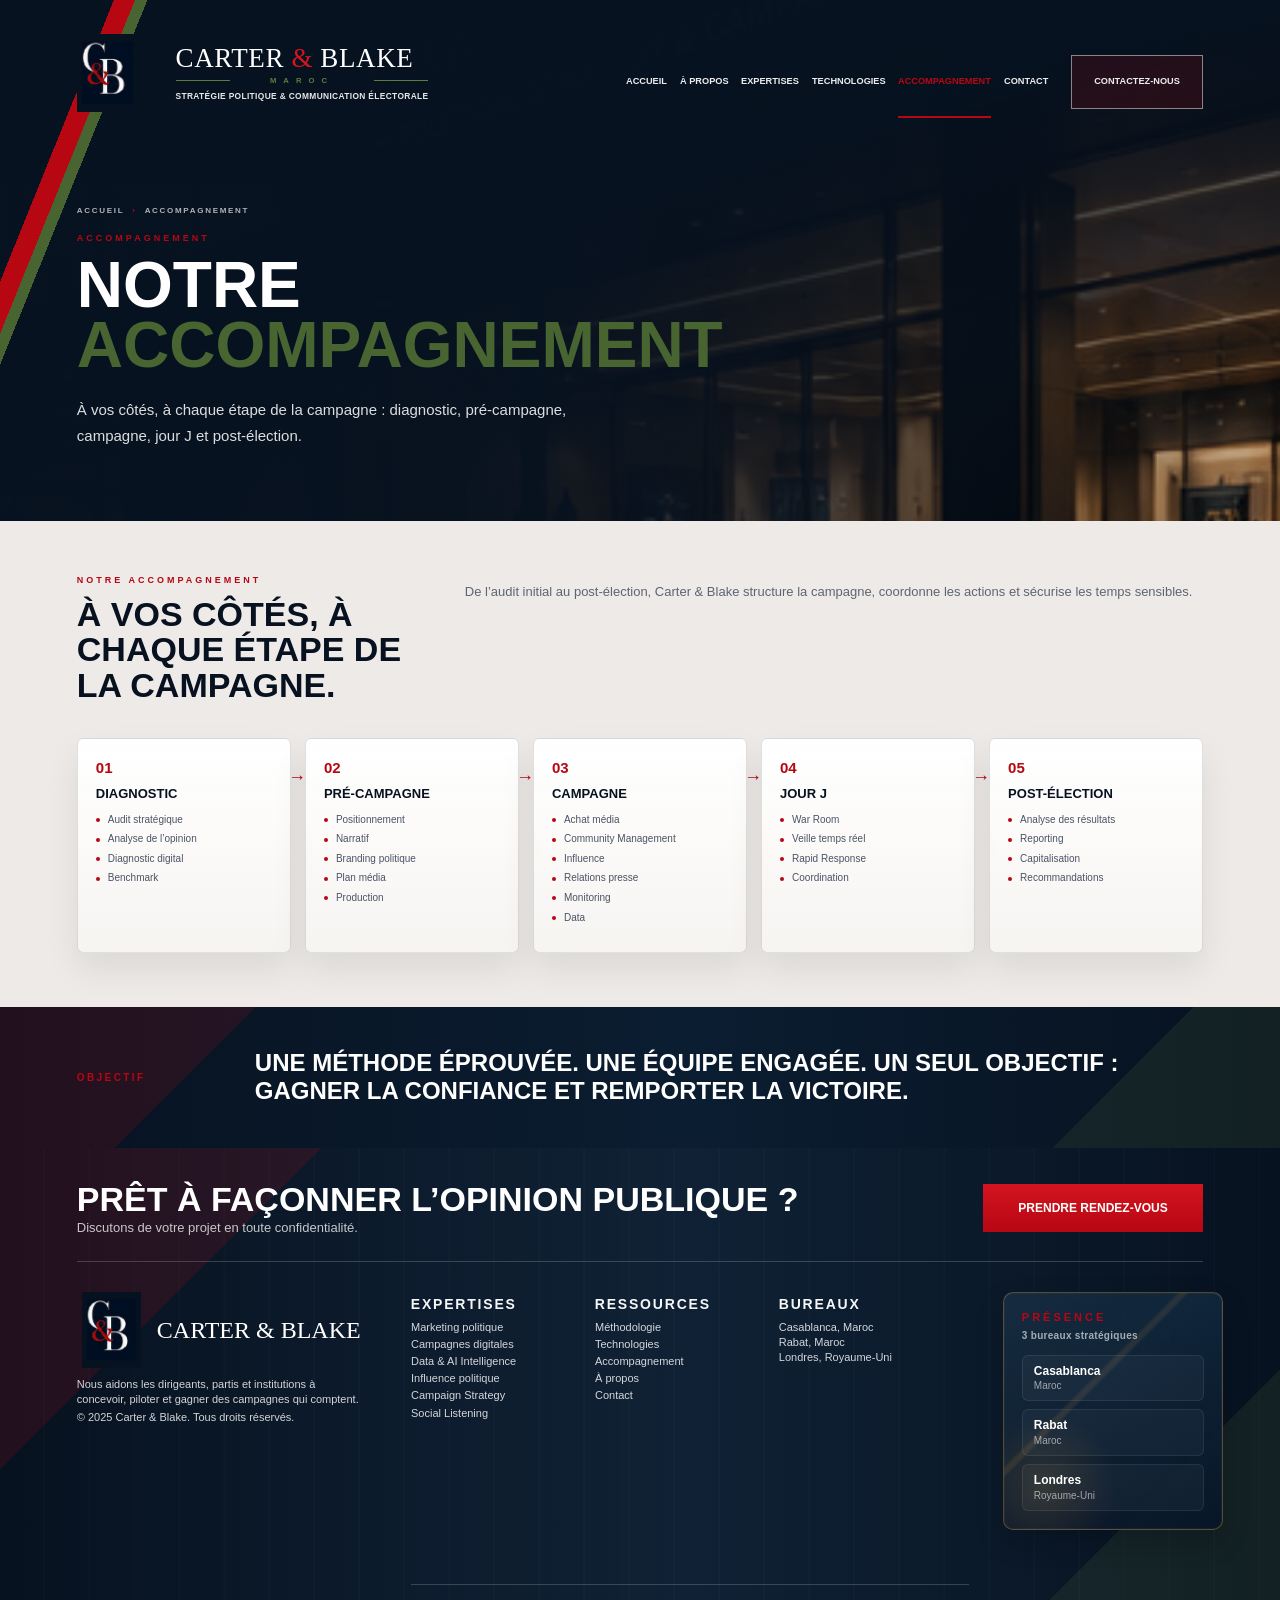
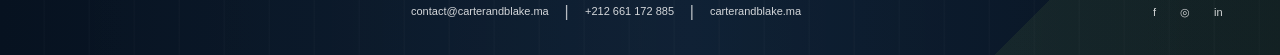
<file: accompagnement.html>
<!doctype html>
<html lang="fr">
  <head>
    <meta charset="utf-8">
    <meta name="viewport" content="width=device-width, initial-scale=1">
    <meta name="description" content="L’accompagnement Carter &amp; Blake de la plaquette.">
    <title>Accompagnement - Carter &amp; Blake</title>
    <link rel="stylesheet" href="styles.css">
  </head>
  <body>
    <main class="page subpage">
      <section class="sub-hero" style="--sub-bg: url('assets/about/about-history-bg.png')">
        <header class="topbar">
          <a class="brand" href="index.html#accueil" aria-label="Carter & Blake">
            <img src="assets/brand-mark-charte.png" alt="" aria-hidden="true">
            <span class="brand-rule"></span>
            <span class="brand-copy">
              <strong>Carter <span>&amp;</span> Blake</strong>
              <small>Stratégie politique &amp; communication électorale</small>
            </span>
          </a>
          <nav class="nav" aria-label="Navigation principale">
            <a href="index.html#accueil">Accueil</a>
            <a href="a-propos.html">À propos</a>
            <a href="expertises.html">Expertises</a>
            <a href="technologies.html">Technologies</a>
            <a class="is-active" href="accompagnement.html">Accompagnement</a>
            <a href="contact.html">Contact</a>
            <a class="nav-cta" href="contact.html">Contactez-nous</a>
          </nav>
        </header>
        <div class="sub-hero-copy">
          <p class="breadcrumb"><a href="index.html#accueil">Accueil</a><span>›</span>Accompagnement</p>
          <p class="sub-kicker">Accompagnement</p>
          <h1>Notre <span>accompagnement</span></h1>
          <p class="sub-lead">À vos côtés, à chaque étape de la campagne : diagnostic, pré-campagne, campagne, jour J et post-élection.</p>
        </div>
      </section>
      
      <section class="content-section">
        <div class="section-copy">
          <div>
            <p class="content-kicker">Notre accompagnement</p>
            <h2>À vos côtés, à chaque étape de la campagne.</h2>
          </div>
          <p>De l’audit initial au post-élection, Carter & Blake structure la campagne, coordonne les actions et sécurise les temps sensibles.</p>
        </div>
        <div class="steps-detailed">
            <article class="step-card">
              <b>01</b>
              <h3>Diagnostic</h3>
              <ul><li>Audit stratégique</li><li>Analyse de l’opinion</li><li>Diagnostic digital</li><li>Benchmark</li></ul>
            </article>
            <article class="step-card">
              <b>02</b>
              <h3>Pré-campagne</h3>
              <ul><li>Positionnement</li><li>Narratif</li><li>Branding politique</li><li>Plan média</li><li>Production</li></ul>
            </article>
            <article class="step-card">
              <b>03</b>
              <h3>Campagne</h3>
              <ul><li>Achat média</li><li>Community Management</li><li>Influence</li><li>Relations presse</li><li>Monitoring</li><li>Data</li></ul>
            </article>
            <article class="step-card">
              <b>04</b>
              <h3>Jour J</h3>
              <ul><li>War Room</li><li>Veille temps réel</li><li>Rapid Response</li><li>Coordination</li></ul>
            </article>
            <article class="step-card">
              <b>05</b>
              <h3>Post-élection</h3>
              <ul><li>Analyse des résultats</li><li>Reporting</li><li>Capitalisation</li><li>Recommandations</li></ul>
            </article>
          </div>
      </section>
      <section class="dark-band">
        <div class="content-section quote-strip">
          <b>Objectif</b>
          <p>Une méthode éprouvée. Une équipe engagée. Un seul objectif : gagner la confiance et remporter la victoire.</p>
        </div>
      </section>
      <footer class="footer" id="contact-footer">
        <div class="footer-cta">
          <div>
            <h2>Prêt à façonner l’opinion publique ?</h2>
            <p>Discutons de votre projet en toute confidentialité.</p>
          </div>
          <a href="contact.html">Prendre rendez-vous</a>
        </div>
        <div class="footer-main">
          <section class="footer-brand">
            <div class="footer-logo"><img src="assets/brand-mark-charte.png" alt=""><strong>Carter &amp; Blake</strong></div>
            <p>Nous aidons les dirigeants, partis et institutions à concevoir, piloter et gagner des campagnes qui comptent.</p>
            <small>© 2025 Carter &amp; Blake. Tous droits réservés.</small>
          </section>
          <section>
            <h3>Expertises</h3>
            <a href="expertise-political-marketing.html">Marketing politique</a>
            <a href="expertise-digital-campaigns.html">Campagnes digitales</a>
            <a href="expertise-data-ai-intelligence.html">Data &amp; AI Intelligence</a>
            <a href="expertise-political-influence.html">Influence politique</a>
            <a href="expertise-campaign-strategy.html">Campaign Strategy</a>
            <a href="expertise-social-listening.html">Social Listening</a>
          </section>
          <section>
            <h3>Ressources</h3>
            <a href="methodologie.html">Méthodologie</a>
            <a href="technologies.html">Technologies</a>
            <a href="accompagnement.html">Accompagnement</a>
            <a href="a-propos.html">À propos</a>
            <a href="contact.html">Contact</a>
          </section>
          <section>
            <h3>Bureaux</h3>
            <p>Casablanca, Maroc<br>Rabat, Maroc<br>Londres, Royaume-Uni</p>
          </section>
          <div class="contact-lines">
            <a href="mailto:contact@carterandblake.ma">contact@carterandblake.ma</a>
            <span>|</span>
            <a href="tel:+212661172885">+212 661 172 885</a>
            <span>|</span>
            <a href="https://carterandblake.ma">carterandblake.ma</a>
          </div>
          <div class="footer-presence" aria-label="Présence Carter & Blake">
            <p>Présence</p>
            <div class="presence-globe" aria-hidden="true">
              <span class="globe-orbit orbit-one"></span>
              <span class="globe-orbit orbit-two"></span>
              <span class="office-pin pin-casablanca"></span>
              <span class="office-pin pin-rabat"></span>
              <span class="office-pin pin-london"></span>
            </div>
            <ul class="presence-legend">
              <li><strong>Casablanca</strong><em>Maroc</em></li>
              <li><strong>Rabat</strong><em>Maroc</em></li>
              <li><strong>Londres</strong><em>Royaume-Uni</em></li>
            </ul>
          </div>
          <div class="socials" aria-label="Réseaux sociaux"><a href="https://facebook.com/carterandblakema">f</a><a href="https://instagram.com/carterandblakema">◎</a><a href="https://linkedin.com/company/carterandblakemaroc">in</a></div>
        </div>
      </footer>
    </main>
  </body>
</html>
</file>
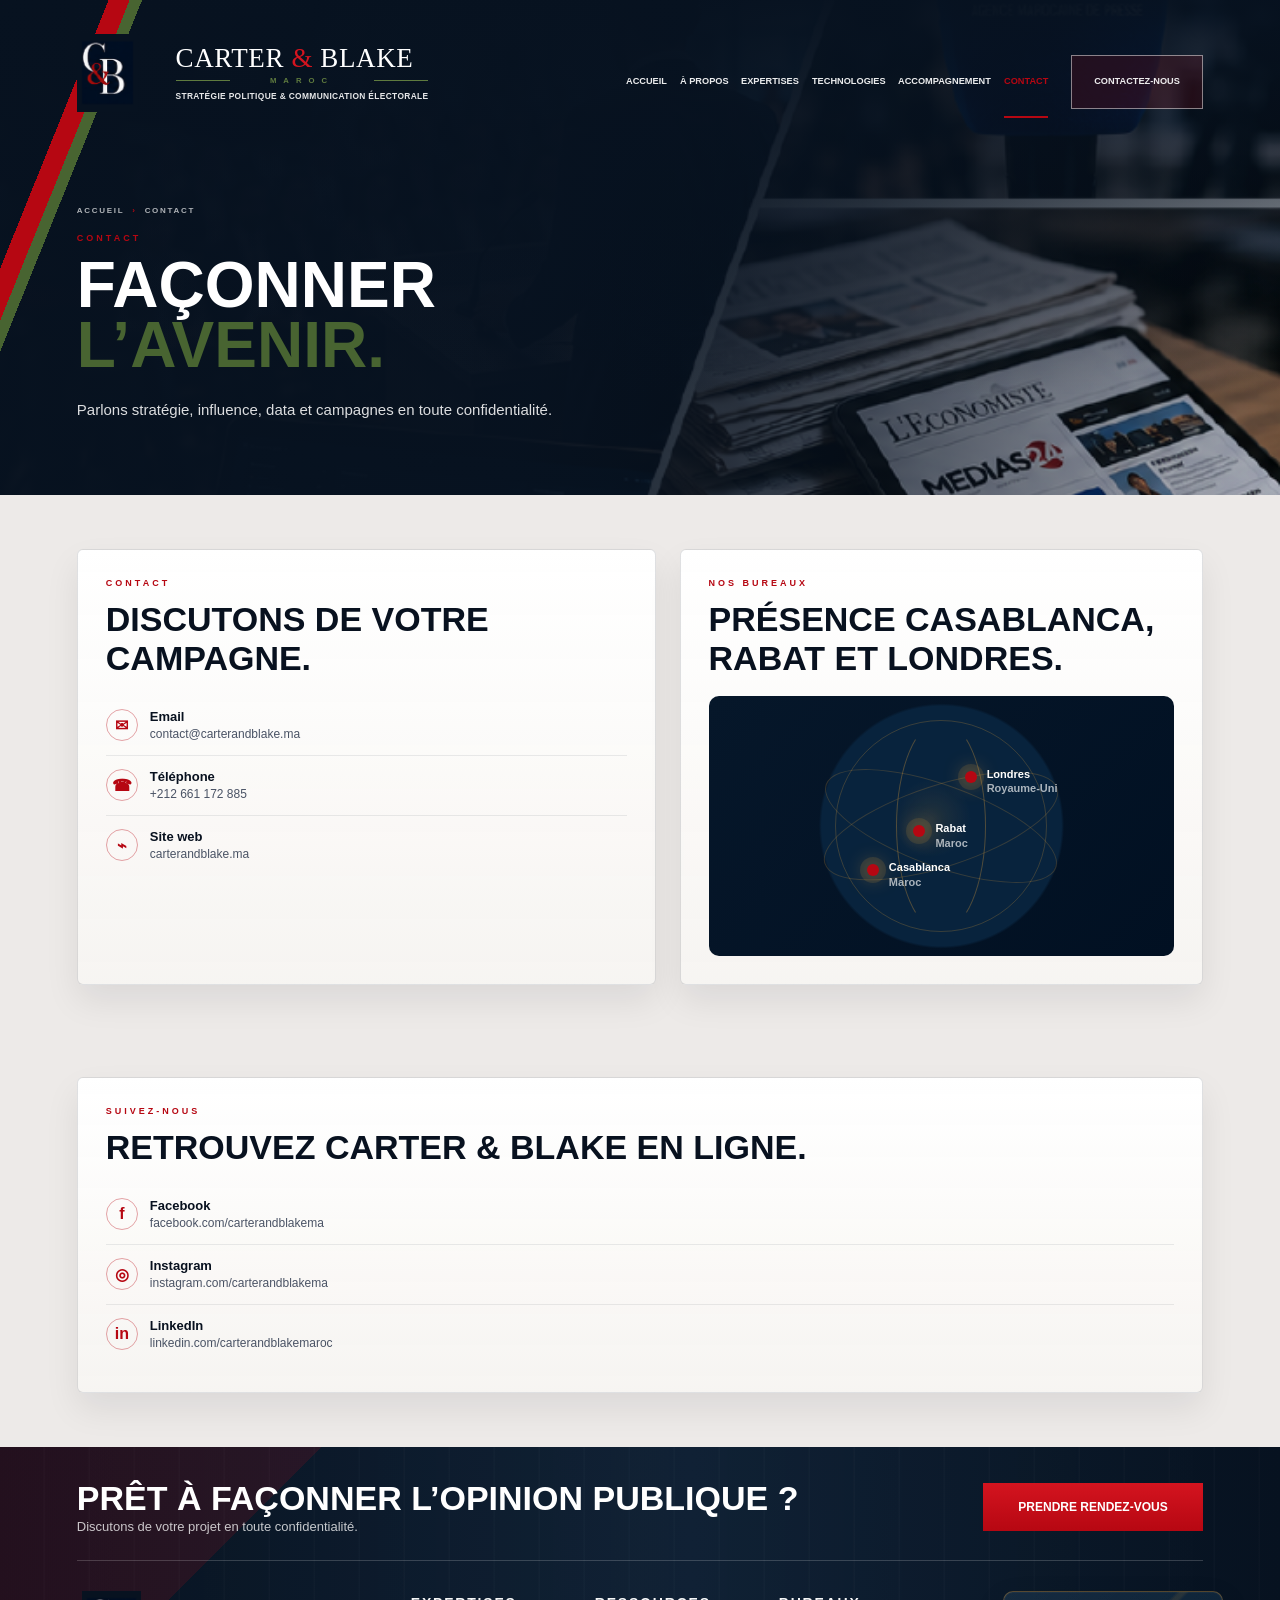
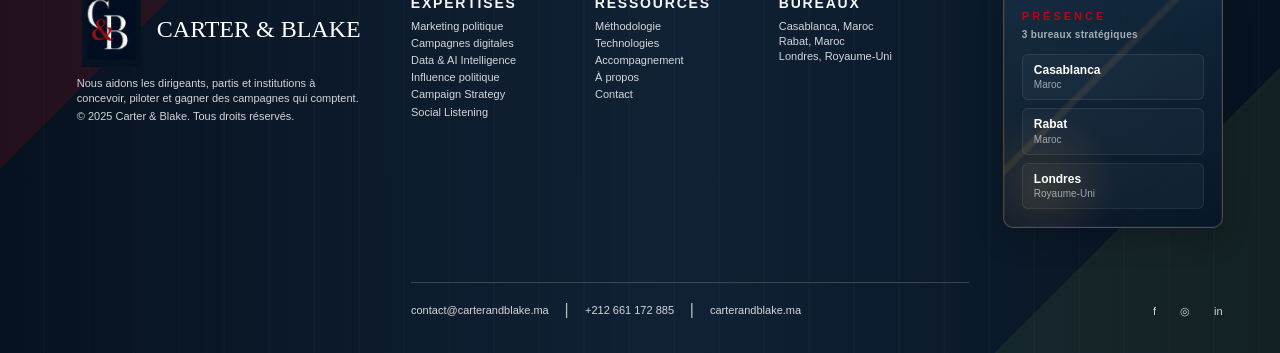
<file: contact.html>
<!doctype html>
<html lang="fr">
  <head>
    <meta charset="utf-8">
    <meta name="viewport" content="width=device-width, initial-scale=1">
    <meta name="description" content="Contact Carter &amp; Blake.">
    <title>Contact - Carter &amp; Blake</title>
    <link rel="stylesheet" href="styles.css">
  </head>
  <body>
    <main class="page subpage">
      <section class="sub-hero" style="--sub-bg: url('assets/hero-charte-collage.png')">
        <header class="topbar">
          <a class="brand" href="index.html#accueil" aria-label="Carter & Blake">
            <img src="assets/brand-mark-charte.png" alt="" aria-hidden="true">
            <span class="brand-rule"></span>
            <span class="brand-copy">
              <strong>Carter <span>&amp;</span> Blake</strong>
              <small>Stratégie politique &amp; communication électorale</small>
            </span>
          </a>
          <nav class="nav" aria-label="Navigation principale">
            <a href="index.html#accueil">Accueil</a>
            <a href="a-propos.html">À propos</a>
            <a href="expertises.html">Expertises</a>
            <a href="technologies.html">Technologies</a>
            <a href="accompagnement.html">Accompagnement</a>
            <a class="is-active" href="contact.html">Contact</a>
            <a class="nav-cta" href="contact.html">Contactez-nous</a>
          </nav>
        </header>
        <div class="sub-hero-copy">
          <p class="breadcrumb"><a href="index.html#accueil">Accueil</a><span>›</span>Contact</p>
          <p class="sub-kicker">Contact</p>
          <h1>Façonner <span>l’avenir.</span></h1>
          <p class="sub-lead">Parlons stratégie, influence, data et campagnes en toute confidentialité.</p>
        </div>
      </section>
      
      <section class="content-section">
        <div class="contact-layout">
          <div class="contact-panel">
            <p class="content-kicker">Contact</p>
            <h2>Discutons de votre campagne.</h2>
            <ul class="contact-list">
              <li><span>✉</span><div><strong>Email</strong><a href="mailto:contact@carterandblake.ma">contact@carterandblake.ma</a></div></li>
              <li><span>☎</span><div><strong>Téléphone</strong><a href="tel:+212661172885">+212 661 172 885</a></div></li>
              <li><span>⌁</span><div><strong>Site web</strong><a href="https://carterandblake.ma">carterandblake.ma</a></div></li>
            </ul>
          </div>
          <div class="office-globe-panel">
            <p class="content-kicker">Nos bureaux</p>
            <h2>Présence Casablanca, Rabat et Londres.</h2>
            <div class="office-globe" aria-label="Carte globe des bureaux Carter & Blake">
              <span class="globe-line" style="--r:-18deg"></span>
              <span class="globe-line" style="--r:20deg"></span>
              <span class="office-dot casablanca">Casablanca<em>Maroc</em></span>
              <span class="office-dot rabat">Rabat<em>Maroc</em></span>
              <span class="office-dot londres">Londres<em>Royaume-Uni</em></span>
            </div>
          </div>
        </div>
      </section>
      <section class="content-section compact">
        <div class="contact-panel">
          <p class="content-kicker">Suivez-nous</p>
          <h2>Retrouvez Carter & Blake en ligne.</h2>
          <ul class="social-list">
            <li><span>f</span><div><strong>Facebook</strong><a href="https://facebook.com/carterandblakema">facebook.com/carterandblakema</a></div></li>
            <li><span>◎</span><div><strong>Instagram</strong><a href="https://instagram.com/carterandblakema">instagram.com/carterandblakema</a></div></li>
            <li><span>in</span><div><strong>LinkedIn</strong><a href="https://linkedin.com/company/carterandblakemaroc">linkedin.com/carterandblakemaroc</a></div></li>
          </ul>
        </div>
      </section>
      <footer class="footer" id="contact-footer">
        <div class="footer-cta">
          <div>
            <h2>Prêt à façonner l’opinion publique ?</h2>
            <p>Discutons de votre projet en toute confidentialité.</p>
          </div>
          <a href="contact.html">Prendre rendez-vous</a>
        </div>
        <div class="footer-main">
          <section class="footer-brand">
            <div class="footer-logo"><img src="assets/brand-mark-charte.png" alt=""><strong>Carter &amp; Blake</strong></div>
            <p>Nous aidons les dirigeants, partis et institutions à concevoir, piloter et gagner des campagnes qui comptent.</p>
            <small>© 2025 Carter &amp; Blake. Tous droits réservés.</small>
          </section>
          <section>
            <h3>Expertises</h3>
            <a href="expertise-political-marketing.html">Marketing politique</a>
            <a href="expertise-digital-campaigns.html">Campagnes digitales</a>
            <a href="expertise-data-ai-intelligence.html">Data &amp; AI Intelligence</a>
            <a href="expertise-political-influence.html">Influence politique</a>
            <a href="expertise-campaign-strategy.html">Campaign Strategy</a>
            <a href="expertise-social-listening.html">Social Listening</a>
          </section>
          <section>
            <h3>Ressources</h3>
            <a href="methodologie.html">Méthodologie</a>
            <a href="technologies.html">Technologies</a>
            <a href="accompagnement.html">Accompagnement</a>
            <a href="a-propos.html">À propos</a>
            <a href="contact.html">Contact</a>
          </section>
          <section>
            <h3>Bureaux</h3>
            <p>Casablanca, Maroc<br>Rabat, Maroc<br>Londres, Royaume-Uni</p>
          </section>
          <div class="contact-lines">
            <a href="mailto:contact@carterandblake.ma">contact@carterandblake.ma</a>
            <span>|</span>
            <a href="tel:+212661172885">+212 661 172 885</a>
            <span>|</span>
            <a href="https://carterandblake.ma">carterandblake.ma</a>
          </div>
          <div class="footer-presence" aria-label="Présence Carter & Blake">
            <p>Présence</p>
            <div class="presence-globe" aria-hidden="true">
              <span class="globe-orbit orbit-one"></span>
              <span class="globe-orbit orbit-two"></span>
              <span class="office-pin pin-casablanca"></span>
              <span class="office-pin pin-rabat"></span>
              <span class="office-pin pin-london"></span>
            </div>
            <ul class="presence-legend">
              <li><strong>Casablanca</strong><em>Maroc</em></li>
              <li><strong>Rabat</strong><em>Maroc</em></li>
              <li><strong>Londres</strong><em>Royaume-Uni</em></li>
            </ul>
          </div>
          <div class="socials" aria-label="Réseaux sociaux"><a href="https://facebook.com/carterandblakema">f</a><a href="https://instagram.com/carterandblakema">◎</a><a href="https://linkedin.com/company/carterandblakemaroc">in</a></div>
        </div>
      </footer>
    </main>
  </body>
</html>
</file>
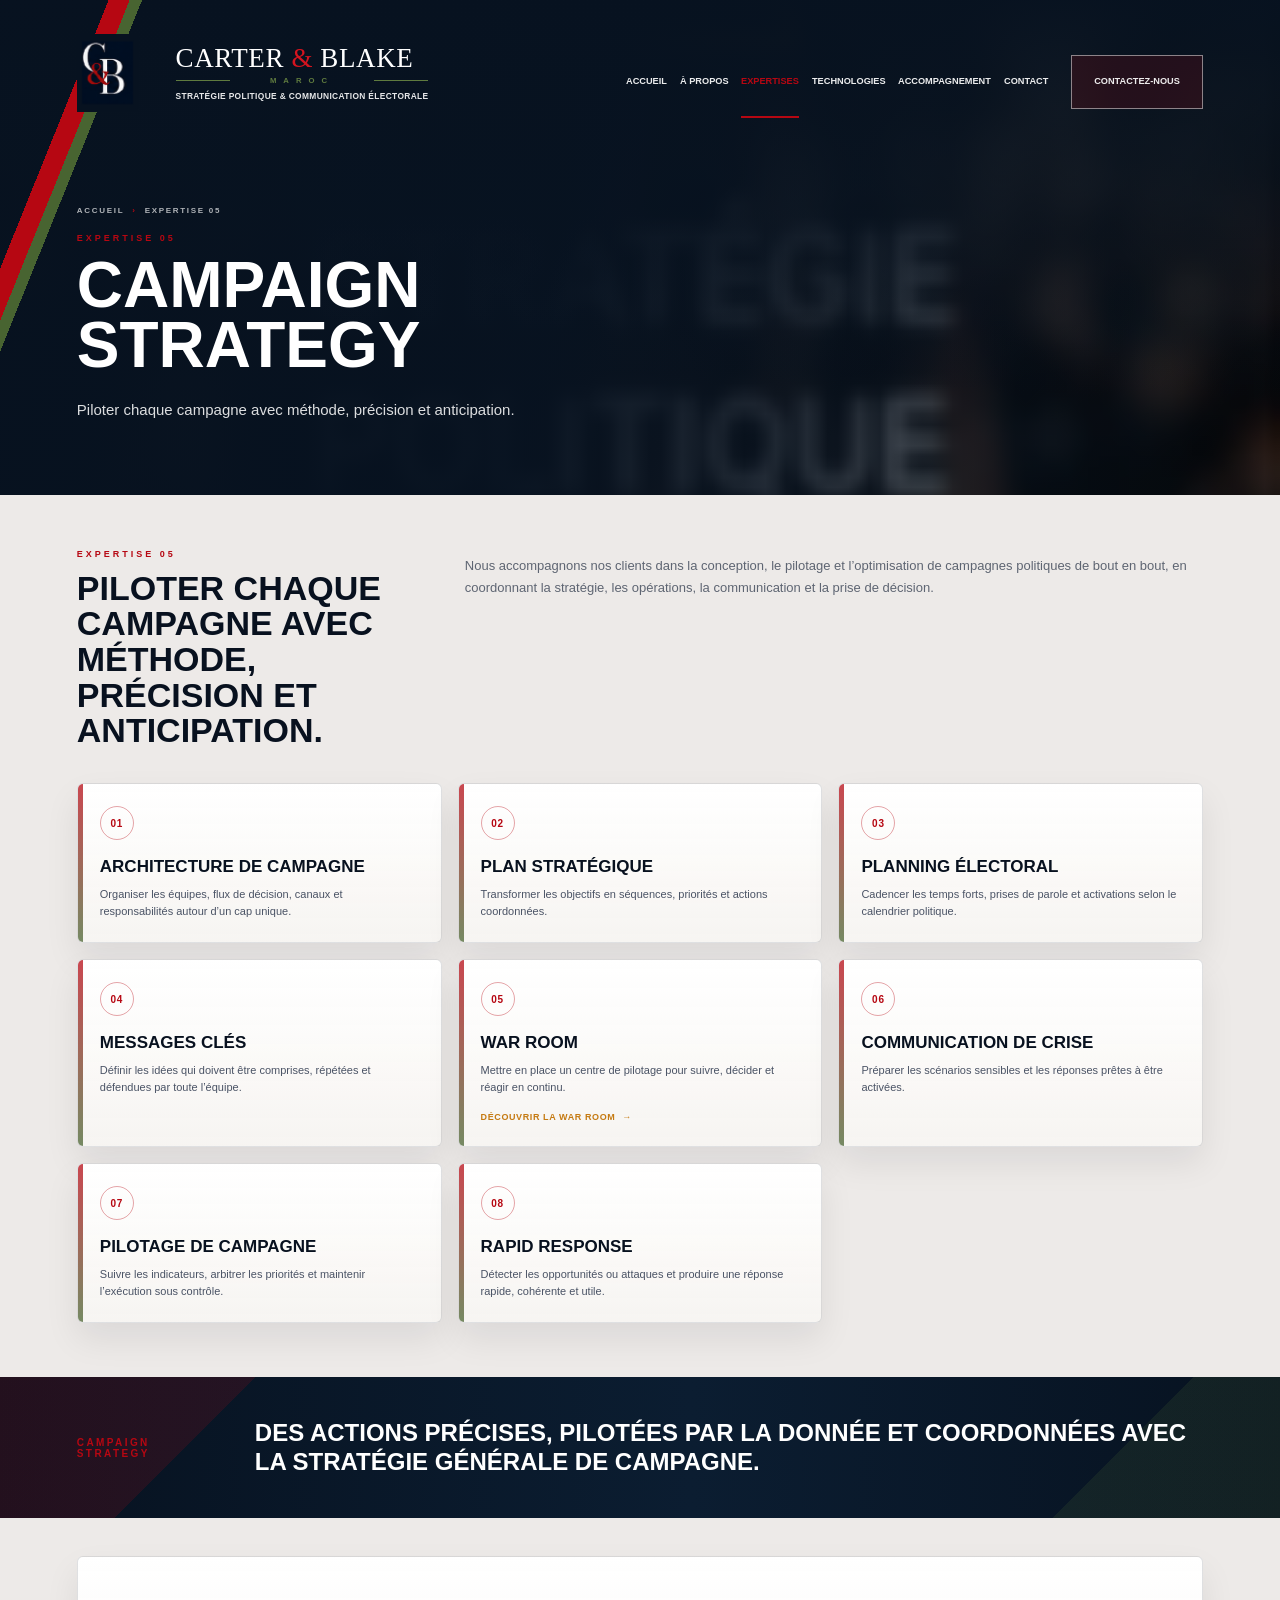
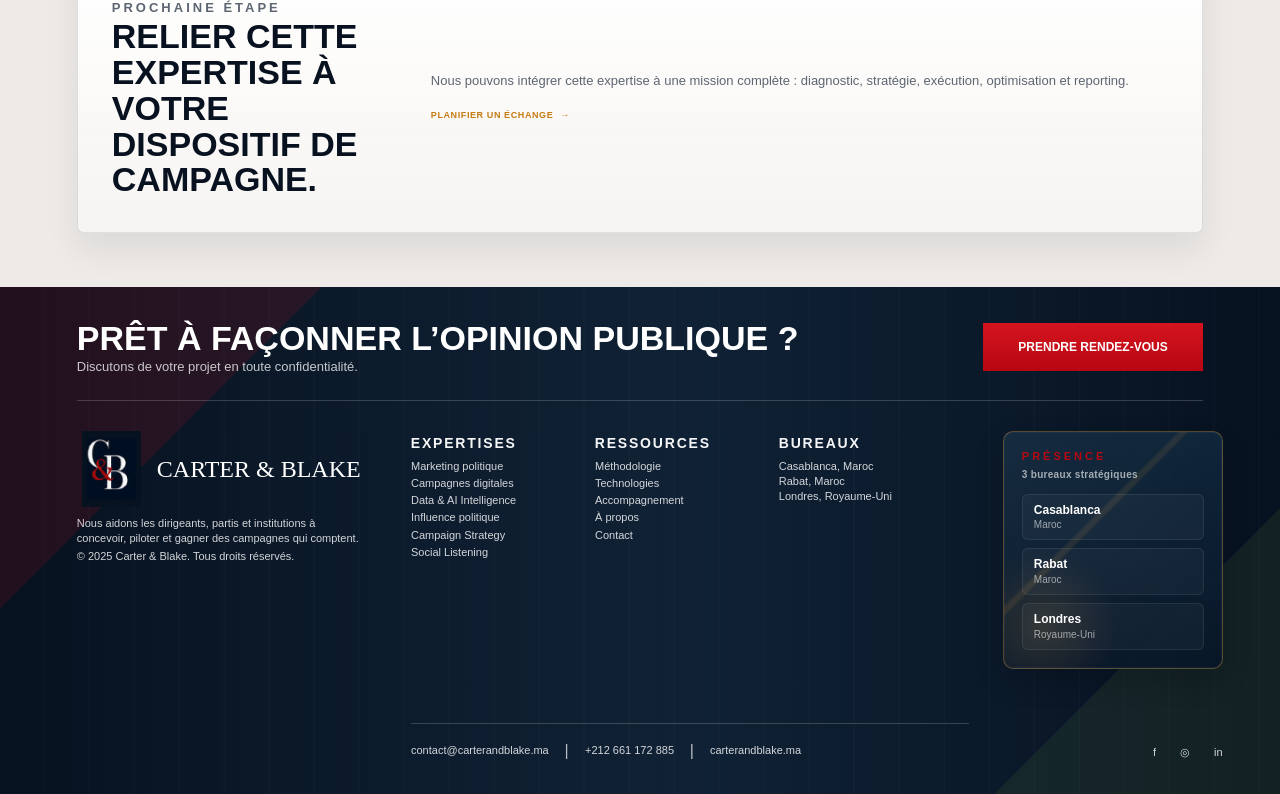
<file: expertise-campaign-strategy.html>
<!doctype html>
<html lang="fr">
  <head>
    <meta charset="utf-8">
    <meta name="viewport" content="width=device-width, initial-scale=1">
    <meta name="description" content="Nous accompagnons nos clients dans la conception, le pilotage et l’optimisation de campagnes politiques de bout en bout, en coordonnant la stratégie, les opérations, la communication et la prise de décision.">
    <title>Campaign Strategy - Carter &amp; Blake</title>
    <link rel="stylesheet" href="styles.css">
  </head>
  <body>
    <main class="page subpage">
      <section class="sub-hero" style="--sub-bg: url('assets/card-bg-1.png')">
        <header class="topbar">
          <a class="brand" href="index.html#accueil" aria-label="Carter & Blake">
            <img src="assets/brand-mark-charte.png" alt="" aria-hidden="true">
            <span class="brand-rule"></span>
            <span class="brand-copy">
              <strong>Carter <span>&amp;</span> Blake</strong>
              <small>Stratégie politique &amp; communication électorale</small>
            </span>
          </a>
          <nav class="nav" aria-label="Navigation principale">
            <a href="index.html#accueil">Accueil</a>
            <a href="a-propos.html">À propos</a>
            <a class="is-active" href="expertises.html">Expertises</a>
            <a href="technologies.html">Technologies</a>
            <a href="accompagnement.html">Accompagnement</a>
            <a href="contact.html">Contact</a>
            <a class="nav-cta" href="contact.html">Contactez-nous</a>
          </nav>
        </header>
        <div class="sub-hero-copy">
          <p class="breadcrumb"><a href="index.html#accueil">Accueil</a><span>›</span>Expertise 05</p>
          <p class="sub-kicker">Expertise 05</p>
          <h1>Campaign Strategy</h1>
          <p class="sub-lead">Piloter chaque campagne avec méthode, précision et anticipation.</p>
        </div>
      </section>
      
      <section class="content-section">
        <div class="section-copy">
          <div>
            <p class="content-kicker">Expertise 05</p>
            <h2>Piloter chaque campagne avec méthode, précision et anticipation.</h2>
          </div>
          <p>Nous accompagnons nos clients dans la conception, le pilotage et l’optimisation de campagnes politiques de bout en bout, en coordonnant la stratégie, les opérations, la communication et la prise de décision.</p>
        </div>
        <div class="feature-grid">
            <article class="feature-card">
              <span class="card-num">01</span>
              <h3>Architecture de campagne</h3>
              <p>Organiser les équipes, flux de décision, canaux et responsabilités autour d’un cap unique.</p>
            </article>
            <article class="feature-card">
              <span class="card-num">02</span>
              <h3>Plan stratégique</h3>
              <p>Transformer les objectifs en séquences, priorités et actions coordonnées.</p>
            </article>
            <article class="feature-card">
              <span class="card-num">03</span>
              <h3>Planning électoral</h3>
              <p>Cadencer les temps forts, prises de parole et activations selon le calendrier politique.</p>
            </article>
            <article class="feature-card">
              <span class="card-num">04</span>
              <h3>Messages clés</h3>
              <p>Définir les idées qui doivent être comprises, répétées et défendues par toute l’équipe.</p>
            </article>
            <article class="feature-card">
              <span class="card-num">05</span>
              <h3>War room</h3>
              <p>Mettre en place un centre de pilotage pour suivre, décider et réagir en continu.</p>
              <a class="page-link" href="war-room.html">Découvrir la War Room <span>→</span></a>
            </article>
            <article class="feature-card">
              <span class="card-num">06</span>
              <h3>Communication de crise</h3>
              <p>Préparer les scénarios sensibles et les réponses prêtes à être activées.</p>
            </article>
            <article class="feature-card">
              <span class="card-num">07</span>
              <h3>Pilotage de campagne</h3>
              <p>Suivre les indicateurs, arbitrer les priorités et maintenir l’exécution sous contrôle.</p>
            </article>
            <article class="feature-card">
              <span class="card-num">08</span>
              <h3>Rapid response</h3>
              <p>Détecter les opportunités ou attaques et produire une réponse rapide, cohérente et utile.</p>
            </article>
          </div>
      </section>
      <section class="dark-band">
        <div class="content-section quote-strip">
          <b>Campaign Strategy</b>
          <p>Des actions précises, pilotées par la donnée et coordonnées avec la stratégie générale de campagne.</p>
        </div>
      </section>
      <section class="content-section compact">
        <div class="overview-panel">
          <div>
            <p class="content-kicker">Prochaine étape</p>
            <h2>Relier cette expertise à votre dispositif de campagne.</h2>
          </div>
          <p>Nous pouvons intégrer cette expertise à une mission complète : diagnostic, stratégie, exécution, optimisation et reporting. <a class="page-link" href="contact.html">Planifier un échange <span>→</span></a></p>
        </div>
      </section>
      <footer class="footer" id="contact-footer">
        <div class="footer-cta">
          <div>
            <h2>Prêt à façonner l’opinion publique ?</h2>
            <p>Discutons de votre projet en toute confidentialité.</p>
          </div>
          <a href="contact.html">Prendre rendez-vous</a>
        </div>
        <div class="footer-main">
          <section class="footer-brand">
            <div class="footer-logo"><img src="assets/brand-mark-charte.png" alt=""><strong>Carter &amp; Blake</strong></div>
            <p>Nous aidons les dirigeants, partis et institutions à concevoir, piloter et gagner des campagnes qui comptent.</p>
            <small>© 2025 Carter &amp; Blake. Tous droits réservés.</small>
          </section>
          <section>
            <h3>Expertises</h3>
            <a href="expertise-political-marketing.html">Marketing politique</a>
            <a href="expertise-digital-campaigns.html">Campagnes digitales</a>
            <a href="expertise-data-ai-intelligence.html">Data &amp; AI Intelligence</a>
            <a href="expertise-political-influence.html">Influence politique</a>
            <a href="expertise-campaign-strategy.html">Campaign Strategy</a>
            <a href="expertise-social-listening.html">Social Listening</a>
          </section>
          <section>
            <h3>Ressources</h3>
            <a href="methodologie.html">Méthodologie</a>
            <a href="technologies.html">Technologies</a>
            <a href="accompagnement.html">Accompagnement</a>
            <a href="a-propos.html">À propos</a>
            <a href="contact.html">Contact</a>
          </section>
          <section>
            <h3>Bureaux</h3>
            <p>Casablanca, Maroc<br>Rabat, Maroc<br>Londres, Royaume-Uni</p>
          </section>
          <div class="contact-lines">
            <a href="mailto:contact@carterandblake.ma">contact@carterandblake.ma</a>
            <span>|</span>
            <a href="tel:+212661172885">+212 661 172 885</a>
            <span>|</span>
            <a href="https://carterandblake.ma">carterandblake.ma</a>
          </div>
          <div class="footer-presence" aria-label="Présence Carter & Blake">
            <p>Présence</p>
            <div class="presence-globe" aria-hidden="true">
              <span class="globe-orbit orbit-one"></span>
              <span class="globe-orbit orbit-two"></span>
              <span class="office-pin pin-casablanca"></span>
              <span class="office-pin pin-rabat"></span>
              <span class="office-pin pin-london"></span>
            </div>
            <ul class="presence-legend">
              <li><strong>Casablanca</strong><em>Maroc</em></li>
              <li><strong>Rabat</strong><em>Maroc</em></li>
              <li><strong>Londres</strong><em>Royaume-Uni</em></li>
            </ul>
          </div>
          <div class="socials" aria-label="Réseaux sociaux"><a href="https://facebook.com/carterandblakema">f</a><a href="https://instagram.com/carterandblakema">◎</a><a href="https://linkedin.com/company/carterandblakemaroc">in</a></div>
        </div>
      </footer>
    </main>
  </body>
</html>
</file>
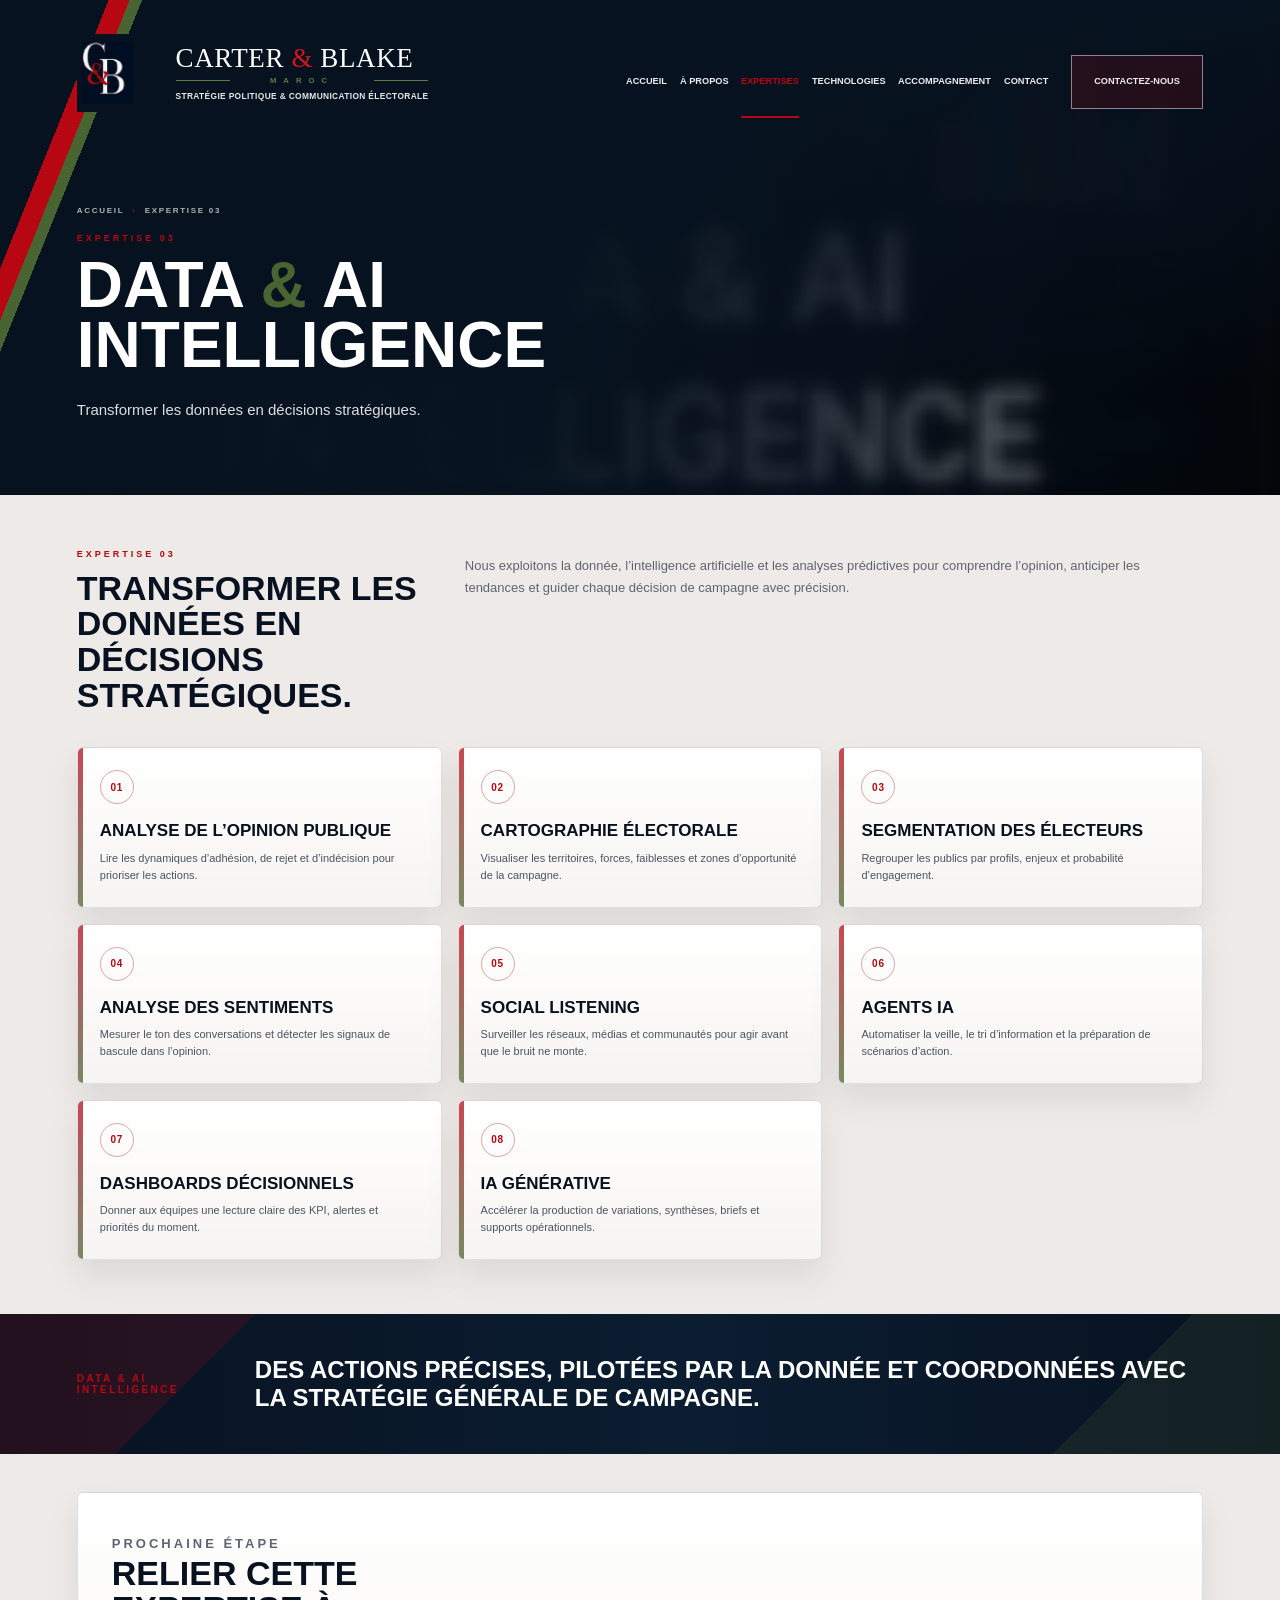
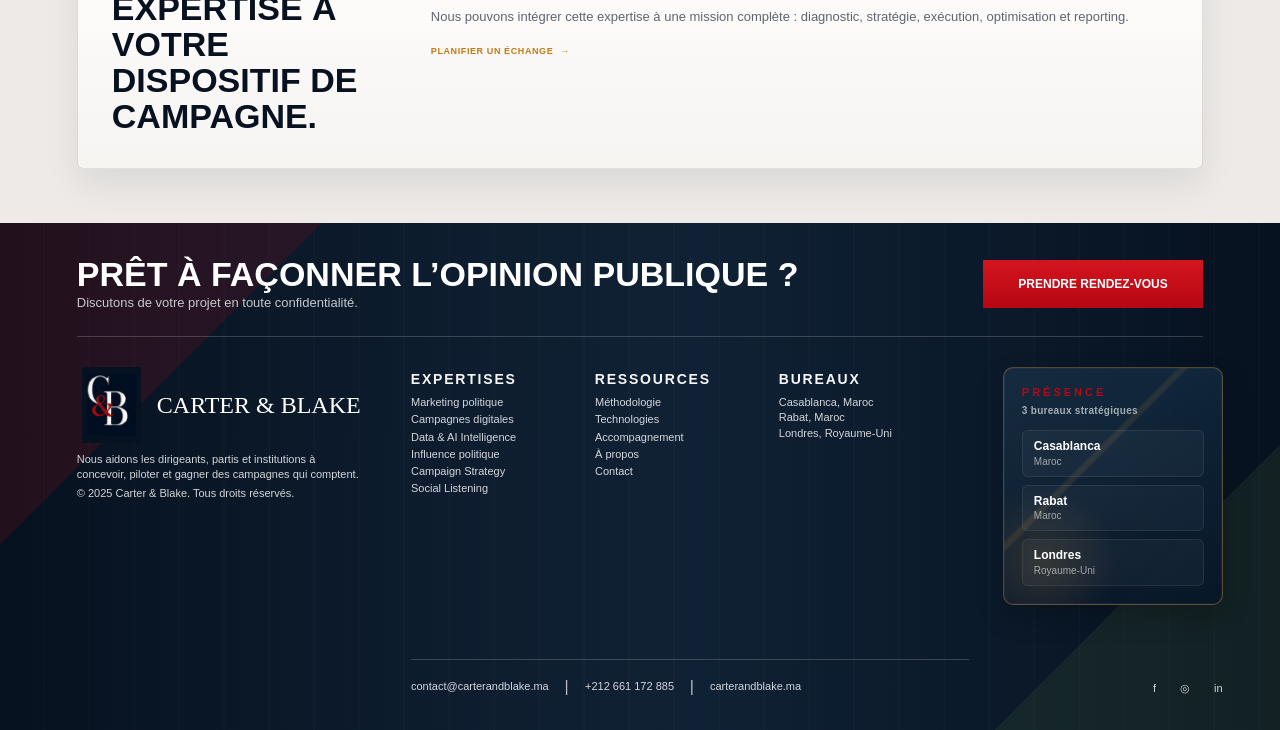
<file: expertise-data-ai-intelligence.html>
<!doctype html>
<html lang="fr">
  <head>
    <meta charset="utf-8">
    <meta name="viewport" content="width=device-width, initial-scale=1">
    <meta name="description" content="Nous exploitons la donnée, l’intelligence artificielle et les analyses prédictives pour comprendre l’opinion, anticiper les tendances et guider chaque décision de campagne avec précision.">
    <title>Data &amp; AI Intelligence - Carter &amp; Blake</title>
    <link rel="stylesheet" href="styles.css">
  </head>
  <body>
    <main class="page subpage">
      <section class="sub-hero" style="--sub-bg: url('assets/card-bg-5.png')">
        <header class="topbar">
          <a class="brand" href="index.html#accueil" aria-label="Carter & Blake">
            <img src="assets/brand-mark-charte.png" alt="" aria-hidden="true">
            <span class="brand-rule"></span>
            <span class="brand-copy">
              <strong>Carter <span>&amp;</span> Blake</strong>
              <small>Stratégie politique &amp; communication électorale</small>
            </span>
          </a>
          <nav class="nav" aria-label="Navigation principale">
            <a href="index.html#accueil">Accueil</a>
            <a href="a-propos.html">À propos</a>
            <a class="is-active" href="expertises.html">Expertises</a>
            <a href="technologies.html">Technologies</a>
            <a href="accompagnement.html">Accompagnement</a>
            <a href="contact.html">Contact</a>
            <a class="nav-cta" href="contact.html">Contactez-nous</a>
          </nav>
        </header>
        <div class="sub-hero-copy">
          <p class="breadcrumb"><a href="index.html#accueil">Accueil</a><span>›</span>Expertise 03</p>
          <p class="sub-kicker">Expertise 03</p>
          <h1>Data <span>&amp;</span> AI Intelligence</h1>
          <p class="sub-lead">Transformer les données en décisions stratégiques.</p>
        </div>
      </section>
      
      <section class="content-section">
        <div class="section-copy">
          <div>
            <p class="content-kicker">Expertise 03</p>
            <h2>Transformer les données en décisions stratégiques.</h2>
          </div>
          <p>Nous exploitons la donnée, l’intelligence artificielle et les analyses prédictives pour comprendre l’opinion, anticiper les tendances et guider chaque décision de campagne avec précision.</p>
        </div>
        <div class="feature-grid">
            <article class="feature-card">
              <span class="card-num">01</span>
              <h3>Analyse de l’opinion publique</h3>
              <p>Lire les dynamiques d’adhésion, de rejet et d’indécision pour prioriser les actions.</p>
            </article>
            <article class="feature-card">
              <span class="card-num">02</span>
              <h3>Cartographie électorale</h3>
              <p>Visualiser les territoires, forces, faiblesses et zones d’opportunité de la campagne.</p>
            </article>
            <article class="feature-card">
              <span class="card-num">03</span>
              <h3>Segmentation des électeurs</h3>
              <p>Regrouper les publics par profils, enjeux et probabilité d’engagement.</p>
            </article>
            <article class="feature-card">
              <span class="card-num">04</span>
              <h3>Analyse des sentiments</h3>
              <p>Mesurer le ton des conversations et détecter les signaux de bascule dans l’opinion.</p>
            </article>
            <article class="feature-card">
              <span class="card-num">05</span>
              <h3>Social listening</h3>
              <p>Surveiller les réseaux, médias et communautés pour agir avant que le bruit ne monte.</p>
            </article>
            <article class="feature-card">
              <span class="card-num">06</span>
              <h3>Agents IA</h3>
              <p>Automatiser la veille, le tri d’information et la préparation de scénarios d’action.</p>
            </article>
            <article class="feature-card">
              <span class="card-num">07</span>
              <h3>Dashboards décisionnels</h3>
              <p>Donner aux équipes une lecture claire des KPI, alertes et priorités du moment.</p>
            </article>
            <article class="feature-card">
              <span class="card-num">08</span>
              <h3>IA générative</h3>
              <p>Accélérer la production de variations, synthèses, briefs et supports opérationnels.</p>
            </article>
          </div>
      </section>
      <section class="dark-band">
        <div class="content-section quote-strip">
          <b>Data &amp; AI Intelligence</b>
          <p>Des actions précises, pilotées par la donnée et coordonnées avec la stratégie générale de campagne.</p>
        </div>
      </section>
      <section class="content-section compact">
        <div class="overview-panel">
          <div>
            <p class="content-kicker">Prochaine étape</p>
            <h2>Relier cette expertise à votre dispositif de campagne.</h2>
          </div>
          <p>Nous pouvons intégrer cette expertise à une mission complète : diagnostic, stratégie, exécution, optimisation et reporting. <a class="page-link" href="contact.html">Planifier un échange <span>→</span></a></p>
        </div>
      </section>
      <footer class="footer" id="contact-footer">
        <div class="footer-cta">
          <div>
            <h2>Prêt à façonner l’opinion publique ?</h2>
            <p>Discutons de votre projet en toute confidentialité.</p>
          </div>
          <a href="contact.html">Prendre rendez-vous</a>
        </div>
        <div class="footer-main">
          <section class="footer-brand">
            <div class="footer-logo"><img src="assets/brand-mark-charte.png" alt=""><strong>Carter &amp; Blake</strong></div>
            <p>Nous aidons les dirigeants, partis et institutions à concevoir, piloter et gagner des campagnes qui comptent.</p>
            <small>© 2025 Carter &amp; Blake. Tous droits réservés.</small>
          </section>
          <section>
            <h3>Expertises</h3>
            <a href="expertise-political-marketing.html">Marketing politique</a>
            <a href="expertise-digital-campaigns.html">Campagnes digitales</a>
            <a href="expertise-data-ai-intelligence.html">Data &amp; AI Intelligence</a>
            <a href="expertise-political-influence.html">Influence politique</a>
            <a href="expertise-campaign-strategy.html">Campaign Strategy</a>
            <a href="expertise-social-listening.html">Social Listening</a>
          </section>
          <section>
            <h3>Ressources</h3>
            <a href="methodologie.html">Méthodologie</a>
            <a href="technologies.html">Technologies</a>
            <a href="accompagnement.html">Accompagnement</a>
            <a href="a-propos.html">À propos</a>
            <a href="contact.html">Contact</a>
          </section>
          <section>
            <h3>Bureaux</h3>
            <p>Casablanca, Maroc<br>Rabat, Maroc<br>Londres, Royaume-Uni</p>
          </section>
          <div class="contact-lines">
            <a href="mailto:contact@carterandblake.ma">contact@carterandblake.ma</a>
            <span>|</span>
            <a href="tel:+212661172885">+212 661 172 885</a>
            <span>|</span>
            <a href="https://carterandblake.ma">carterandblake.ma</a>
          </div>
          <div class="footer-presence" aria-label="Présence Carter & Blake">
            <p>Présence</p>
            <div class="presence-globe" aria-hidden="true">
              <span class="globe-orbit orbit-one"></span>
              <span class="globe-orbit orbit-two"></span>
              <span class="office-pin pin-casablanca"></span>
              <span class="office-pin pin-rabat"></span>
              <span class="office-pin pin-london"></span>
            </div>
            <ul class="presence-legend">
              <li><strong>Casablanca</strong><em>Maroc</em></li>
              <li><strong>Rabat</strong><em>Maroc</em></li>
              <li><strong>Londres</strong><em>Royaume-Uni</em></li>
            </ul>
          </div>
          <div class="socials" aria-label="Réseaux sociaux"><a href="https://facebook.com/carterandblakema">f</a><a href="https://instagram.com/carterandblakema">◎</a><a href="https://linkedin.com/company/carterandblakemaroc">in</a></div>
        </div>
      </footer>
    </main>
  </body>
</html>
</file>
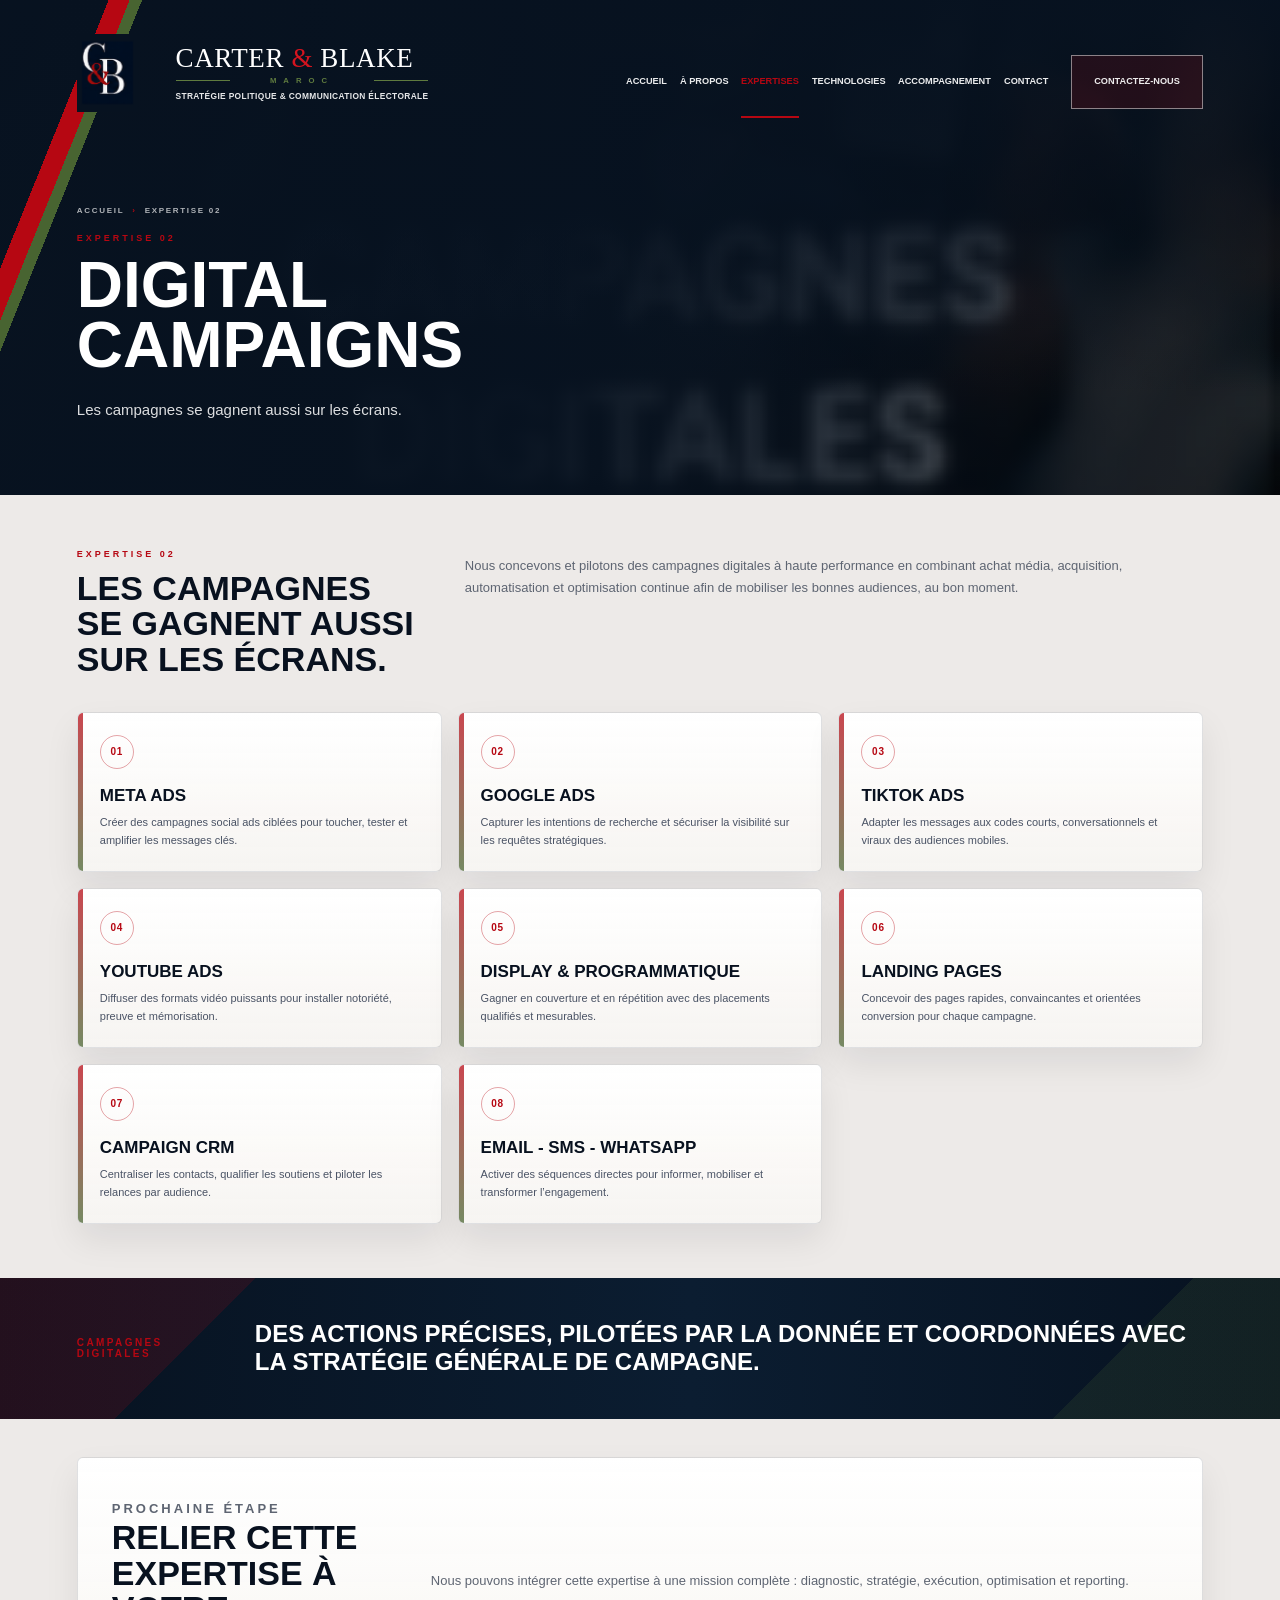
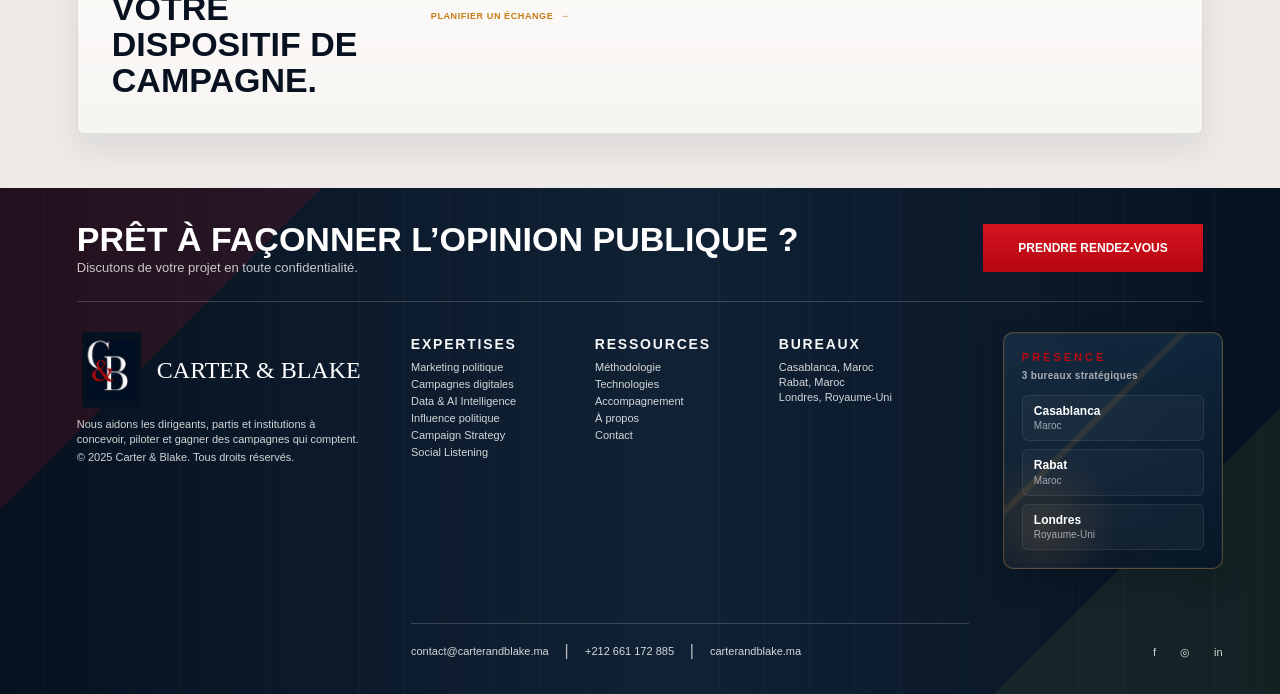
<file: expertise-digital-campaigns.html>
<!doctype html>
<html lang="fr">
  <head>
    <meta charset="utf-8">
    <meta name="viewport" content="width=device-width, initial-scale=1">
    <meta name="description" content="Nous concevons et pilotons des campagnes digitales à haute performance en combinant achat média, acquisition, automatisation et optimisation continue afin de mobiliser les bonnes audiences, au bon moment.">
    <title>Campagnes digitales - Carter &amp; Blake</title>
    <link rel="stylesheet" href="styles.css">
  </head>
  <body>
    <main class="page subpage">
      <section class="sub-hero" style="--sub-bg: url('assets/card-bg-3.png')">
        <header class="topbar">
          <a class="brand" href="index.html#accueil" aria-label="Carter & Blake">
            <img src="assets/brand-mark-charte.png" alt="" aria-hidden="true">
            <span class="brand-rule"></span>
            <span class="brand-copy">
              <strong>Carter <span>&amp;</span> Blake</strong>
              <small>Stratégie politique &amp; communication électorale</small>
            </span>
          </a>
          <nav class="nav" aria-label="Navigation principale">
            <a href="index.html#accueil">Accueil</a>
            <a href="a-propos.html">À propos</a>
            <a class="is-active" href="expertises.html">Expertises</a>
            <a href="technologies.html">Technologies</a>
            <a href="accompagnement.html">Accompagnement</a>
            <a href="contact.html">Contact</a>
            <a class="nav-cta" href="contact.html">Contactez-nous</a>
          </nav>
        </header>
        <div class="sub-hero-copy">
          <p class="breadcrumb"><a href="index.html#accueil">Accueil</a><span>›</span>Expertise 02</p>
          <p class="sub-kicker">Expertise 02</p>
          <h1>Digital Campaigns</h1>
          <p class="sub-lead">Les campagnes se gagnent aussi sur les écrans.</p>
        </div>
      </section>
      
      <section class="content-section">
        <div class="section-copy">
          <div>
            <p class="content-kicker">Expertise 02</p>
            <h2>Les campagnes se gagnent aussi sur les écrans.</h2>
          </div>
          <p>Nous concevons et pilotons des campagnes digitales à haute performance en combinant achat média, acquisition, automatisation et optimisation continue afin de mobiliser les bonnes audiences, au bon moment.</p>
        </div>
        <div class="feature-grid">
            <article class="feature-card">
              <span class="card-num">01</span>
              <h3>Meta Ads</h3>
              <p>Créer des campagnes social ads ciblées pour toucher, tester et amplifier les messages clés.</p>
            </article>
            <article class="feature-card">
              <span class="card-num">02</span>
              <h3>Google Ads</h3>
              <p>Capturer les intentions de recherche et sécuriser la visibilité sur les requêtes stratégiques.</p>
            </article>
            <article class="feature-card">
              <span class="card-num">03</span>
              <h3>TikTok Ads</h3>
              <p>Adapter les messages aux codes courts, conversationnels et viraux des audiences mobiles.</p>
            </article>
            <article class="feature-card">
              <span class="card-num">04</span>
              <h3>YouTube Ads</h3>
              <p>Diffuser des formats vidéo puissants pour installer notoriété, preuve et mémorisation.</p>
            </article>
            <article class="feature-card">
              <span class="card-num">05</span>
              <h3>Display &amp; programmatique</h3>
              <p>Gagner en couverture et en répétition avec des placements qualifiés et mesurables.</p>
            </article>
            <article class="feature-card">
              <span class="card-num">06</span>
              <h3>Landing pages</h3>
              <p>Concevoir des pages rapides, convaincantes et orientées conversion pour chaque campagne.</p>
            </article>
            <article class="feature-card">
              <span class="card-num">07</span>
              <h3>Campaign CRM</h3>
              <p>Centraliser les contacts, qualifier les soutiens et piloter les relances par audience.</p>
            </article>
            <article class="feature-card">
              <span class="card-num">08</span>
              <h3>Email - SMS - WhatsApp</h3>
              <p>Activer des séquences directes pour informer, mobiliser et transformer l’engagement.</p>
            </article>
          </div>
      </section>
      <section class="dark-band">
        <div class="content-section quote-strip">
          <b>Campagnes digitales</b>
          <p>Des actions précises, pilotées par la donnée et coordonnées avec la stratégie générale de campagne.</p>
        </div>
      </section>
      <section class="content-section compact">
        <div class="overview-panel">
          <div>
            <p class="content-kicker">Prochaine étape</p>
            <h2>Relier cette expertise à votre dispositif de campagne.</h2>
          </div>
          <p>Nous pouvons intégrer cette expertise à une mission complète : diagnostic, stratégie, exécution, optimisation et reporting. <a class="page-link" href="contact.html">Planifier un échange <span>→</span></a></p>
        </div>
      </section>
      <footer class="footer" id="contact-footer">
        <div class="footer-cta">
          <div>
            <h2>Prêt à façonner l’opinion publique ?</h2>
            <p>Discutons de votre projet en toute confidentialité.</p>
          </div>
          <a href="contact.html">Prendre rendez-vous</a>
        </div>
        <div class="footer-main">
          <section class="footer-brand">
            <div class="footer-logo"><img src="assets/brand-mark-charte.png" alt=""><strong>Carter &amp; Blake</strong></div>
            <p>Nous aidons les dirigeants, partis et institutions à concevoir, piloter et gagner des campagnes qui comptent.</p>
            <small>© 2025 Carter &amp; Blake. Tous droits réservés.</small>
          </section>
          <section>
            <h3>Expertises</h3>
            <a href="expertise-political-marketing.html">Marketing politique</a>
            <a href="expertise-digital-campaigns.html">Campagnes digitales</a>
            <a href="expertise-data-ai-intelligence.html">Data &amp; AI Intelligence</a>
            <a href="expertise-political-influence.html">Influence politique</a>
            <a href="expertise-campaign-strategy.html">Campaign Strategy</a>
            <a href="expertise-social-listening.html">Social Listening</a>
          </section>
          <section>
            <h3>Ressources</h3>
            <a href="methodologie.html">Méthodologie</a>
            <a href="technologies.html">Technologies</a>
            <a href="accompagnement.html">Accompagnement</a>
            <a href="a-propos.html">À propos</a>
            <a href="contact.html">Contact</a>
          </section>
          <section>
            <h3>Bureaux</h3>
            <p>Casablanca, Maroc<br>Rabat, Maroc<br>Londres, Royaume-Uni</p>
          </section>
          <div class="contact-lines">
            <a href="mailto:contact@carterandblake.ma">contact@carterandblake.ma</a>
            <span>|</span>
            <a href="tel:+212661172885">+212 661 172 885</a>
            <span>|</span>
            <a href="https://carterandblake.ma">carterandblake.ma</a>
          </div>
          <div class="footer-presence" aria-label="Présence Carter & Blake">
            <p>Présence</p>
            <div class="presence-globe" aria-hidden="true">
              <span class="globe-orbit orbit-one"></span>
              <span class="globe-orbit orbit-two"></span>
              <span class="office-pin pin-casablanca"></span>
              <span class="office-pin pin-rabat"></span>
              <span class="office-pin pin-london"></span>
            </div>
            <ul class="presence-legend">
              <li><strong>Casablanca</strong><em>Maroc</em></li>
              <li><strong>Rabat</strong><em>Maroc</em></li>
              <li><strong>Londres</strong><em>Royaume-Uni</em></li>
            </ul>
          </div>
          <div class="socials" aria-label="Réseaux sociaux"><a href="https://facebook.com/carterandblakema">f</a><a href="https://instagram.com/carterandblakema">◎</a><a href="https://linkedin.com/company/carterandblakemaroc">in</a></div>
        </div>
      </footer>
    </main>
  </body>
</html>
</file>
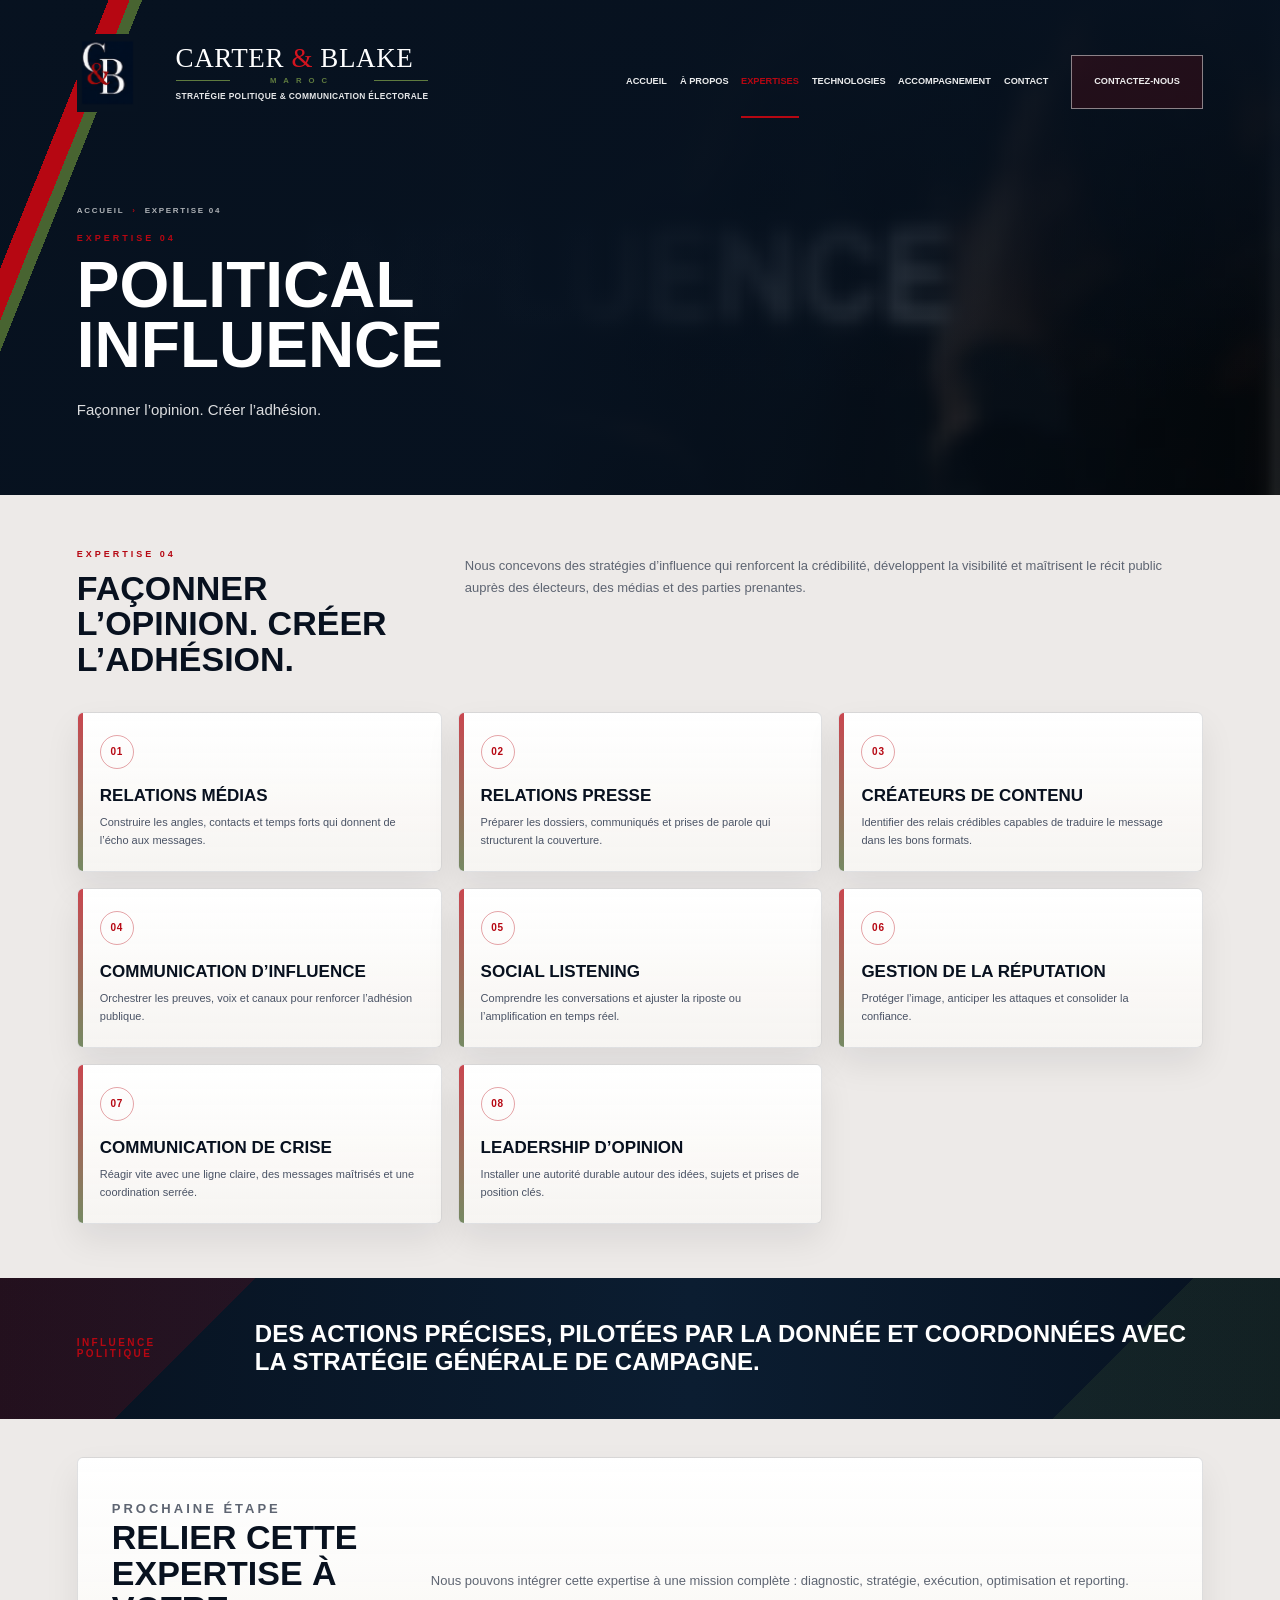
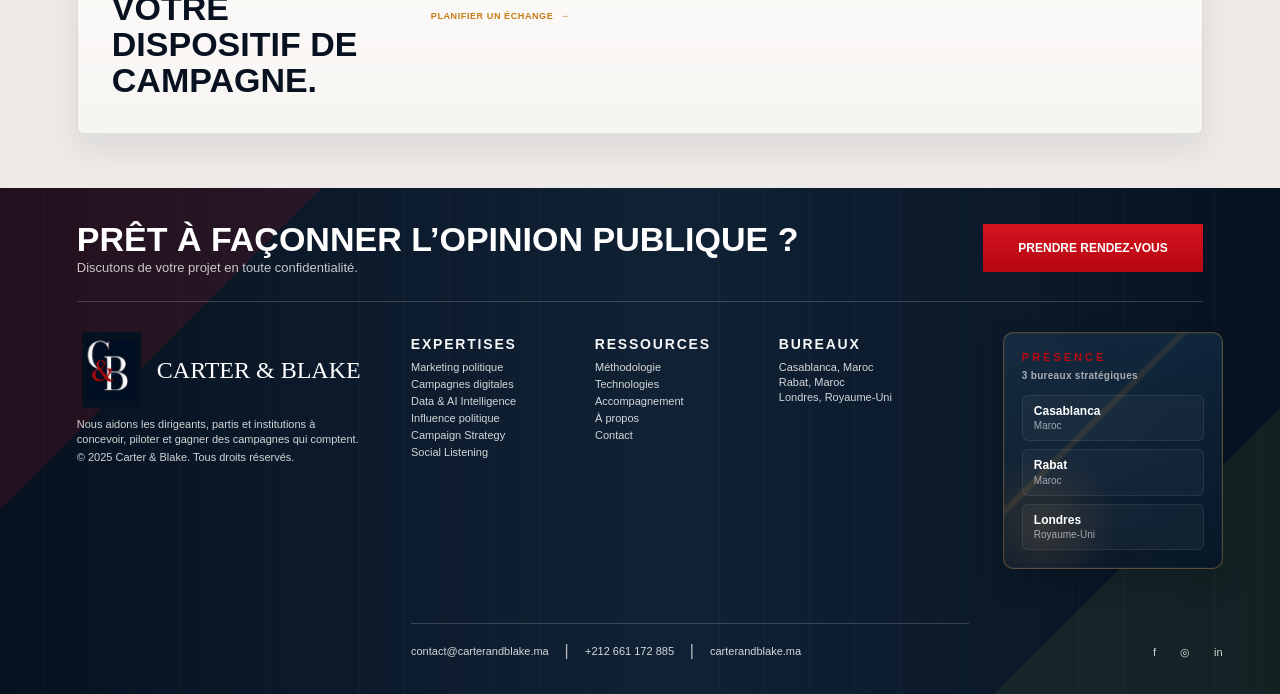
<file: expertise-political-influence.html>
<!doctype html>
<html lang="fr">
  <head>
    <meta charset="utf-8">
    <meta name="viewport" content="width=device-width, initial-scale=1">
    <meta name="description" content="Nous concevons des stratégies d’influence qui renforcent la crédibilité, développent la visibilité et maîtrisent le récit public auprès des électeurs, des médias et des parties prenantes.">
    <title>Influence politique - Carter &amp; Blake</title>
    <link rel="stylesheet" href="styles.css">
  </head>
  <body>
    <main class="page subpage">
      <section class="sub-hero" style="--sub-bg: url('assets/card-bg-4.png')">
        <header class="topbar">
          <a class="brand" href="index.html#accueil" aria-label="Carter & Blake">
            <img src="assets/brand-mark-charte.png" alt="" aria-hidden="true">
            <span class="brand-rule"></span>
            <span class="brand-copy">
              <strong>Carter <span>&amp;</span> Blake</strong>
              <small>Stratégie politique &amp; communication électorale</small>
            </span>
          </a>
          <nav class="nav" aria-label="Navigation principale">
            <a href="index.html#accueil">Accueil</a>
            <a href="a-propos.html">À propos</a>
            <a class="is-active" href="expertises.html">Expertises</a>
            <a href="technologies.html">Technologies</a>
            <a href="accompagnement.html">Accompagnement</a>
            <a href="contact.html">Contact</a>
            <a class="nav-cta" href="contact.html">Contactez-nous</a>
          </nav>
        </header>
        <div class="sub-hero-copy">
          <p class="breadcrumb"><a href="index.html#accueil">Accueil</a><span>›</span>Expertise 04</p>
          <p class="sub-kicker">Expertise 04</p>
          <h1>Political Influence</h1>
          <p class="sub-lead">Façonner l’opinion. Créer l’adhésion.</p>
        </div>
      </section>
      
      <section class="content-section">
        <div class="section-copy">
          <div>
            <p class="content-kicker">Expertise 04</p>
            <h2>Façonner l’opinion. Créer l’adhésion.</h2>
          </div>
          <p>Nous concevons des stratégies d’influence qui renforcent la crédibilité, développent la visibilité et maîtrisent le récit public auprès des électeurs, des médias et des parties prenantes.</p>
        </div>
        <div class="feature-grid">
            <article class="feature-card">
              <span class="card-num">01</span>
              <h3>Relations médias</h3>
              <p>Construire les angles, contacts et temps forts qui donnent de l’écho aux messages.</p>
            </article>
            <article class="feature-card">
              <span class="card-num">02</span>
              <h3>Relations presse</h3>
              <p>Préparer les dossiers, communiqués et prises de parole qui structurent la couverture.</p>
            </article>
            <article class="feature-card">
              <span class="card-num">03</span>
              <h3>Créateurs de contenu</h3>
              <p>Identifier des relais crédibles capables de traduire le message dans les bons formats.</p>
            </article>
            <article class="feature-card">
              <span class="card-num">04</span>
              <h3>Communication d’influence</h3>
              <p>Orchestrer les preuves, voix et canaux pour renforcer l’adhésion publique.</p>
            </article>
            <article class="feature-card">
              <span class="card-num">05</span>
              <h3>Social listening</h3>
              <p>Comprendre les conversations et ajuster la riposte ou l’amplification en temps réel.</p>
            </article>
            <article class="feature-card">
              <span class="card-num">06</span>
              <h3>Gestion de la réputation</h3>
              <p>Protéger l’image, anticiper les attaques et consolider la confiance.</p>
            </article>
            <article class="feature-card">
              <span class="card-num">07</span>
              <h3>Communication de crise</h3>
              <p>Réagir vite avec une ligne claire, des messages maîtrisés et une coordination serrée.</p>
            </article>
            <article class="feature-card">
              <span class="card-num">08</span>
              <h3>Leadership d’opinion</h3>
              <p>Installer une autorité durable autour des idées, sujets et prises de position clés.</p>
            </article>
          </div>
      </section>
      <section class="dark-band">
        <div class="content-section quote-strip">
          <b>Influence politique</b>
          <p>Des actions précises, pilotées par la donnée et coordonnées avec la stratégie générale de campagne.</p>
        </div>
      </section>
      <section class="content-section compact">
        <div class="overview-panel">
          <div>
            <p class="content-kicker">Prochaine étape</p>
            <h2>Relier cette expertise à votre dispositif de campagne.</h2>
          </div>
          <p>Nous pouvons intégrer cette expertise à une mission complète : diagnostic, stratégie, exécution, optimisation et reporting. <a class="page-link" href="contact.html">Planifier un échange <span>→</span></a></p>
        </div>
      </section>
      <footer class="footer" id="contact-footer">
        <div class="footer-cta">
          <div>
            <h2>Prêt à façonner l’opinion publique ?</h2>
            <p>Discutons de votre projet en toute confidentialité.</p>
          </div>
          <a href="contact.html">Prendre rendez-vous</a>
        </div>
        <div class="footer-main">
          <section class="footer-brand">
            <div class="footer-logo"><img src="assets/brand-mark-charte.png" alt=""><strong>Carter &amp; Blake</strong></div>
            <p>Nous aidons les dirigeants, partis et institutions à concevoir, piloter et gagner des campagnes qui comptent.</p>
            <small>© 2025 Carter &amp; Blake. Tous droits réservés.</small>
          </section>
          <section>
            <h3>Expertises</h3>
            <a href="expertise-political-marketing.html">Marketing politique</a>
            <a href="expertise-digital-campaigns.html">Campagnes digitales</a>
            <a href="expertise-data-ai-intelligence.html">Data &amp; AI Intelligence</a>
            <a href="expertise-political-influence.html">Influence politique</a>
            <a href="expertise-campaign-strategy.html">Campaign Strategy</a>
            <a href="expertise-social-listening.html">Social Listening</a>
          </section>
          <section>
            <h3>Ressources</h3>
            <a href="methodologie.html">Méthodologie</a>
            <a href="technologies.html">Technologies</a>
            <a href="accompagnement.html">Accompagnement</a>
            <a href="a-propos.html">À propos</a>
            <a href="contact.html">Contact</a>
          </section>
          <section>
            <h3>Bureaux</h3>
            <p>Casablanca, Maroc<br>Rabat, Maroc<br>Londres, Royaume-Uni</p>
          </section>
          <div class="contact-lines">
            <a href="mailto:contact@carterandblake.ma">contact@carterandblake.ma</a>
            <span>|</span>
            <a href="tel:+212661172885">+212 661 172 885</a>
            <span>|</span>
            <a href="https://carterandblake.ma">carterandblake.ma</a>
          </div>
          <div class="footer-presence" aria-label="Présence Carter & Blake">
            <p>Présence</p>
            <div class="presence-globe" aria-hidden="true">
              <span class="globe-orbit orbit-one"></span>
              <span class="globe-orbit orbit-two"></span>
              <span class="office-pin pin-casablanca"></span>
              <span class="office-pin pin-rabat"></span>
              <span class="office-pin pin-london"></span>
            </div>
            <ul class="presence-legend">
              <li><strong>Casablanca</strong><em>Maroc</em></li>
              <li><strong>Rabat</strong><em>Maroc</em></li>
              <li><strong>Londres</strong><em>Royaume-Uni</em></li>
            </ul>
          </div>
          <div class="socials" aria-label="Réseaux sociaux"><a href="https://facebook.com/carterandblakema">f</a><a href="https://instagram.com/carterandblakema">◎</a><a href="https://linkedin.com/company/carterandblakemaroc">in</a></div>
        </div>
      </footer>
    </main>
  </body>
</html>
</file>
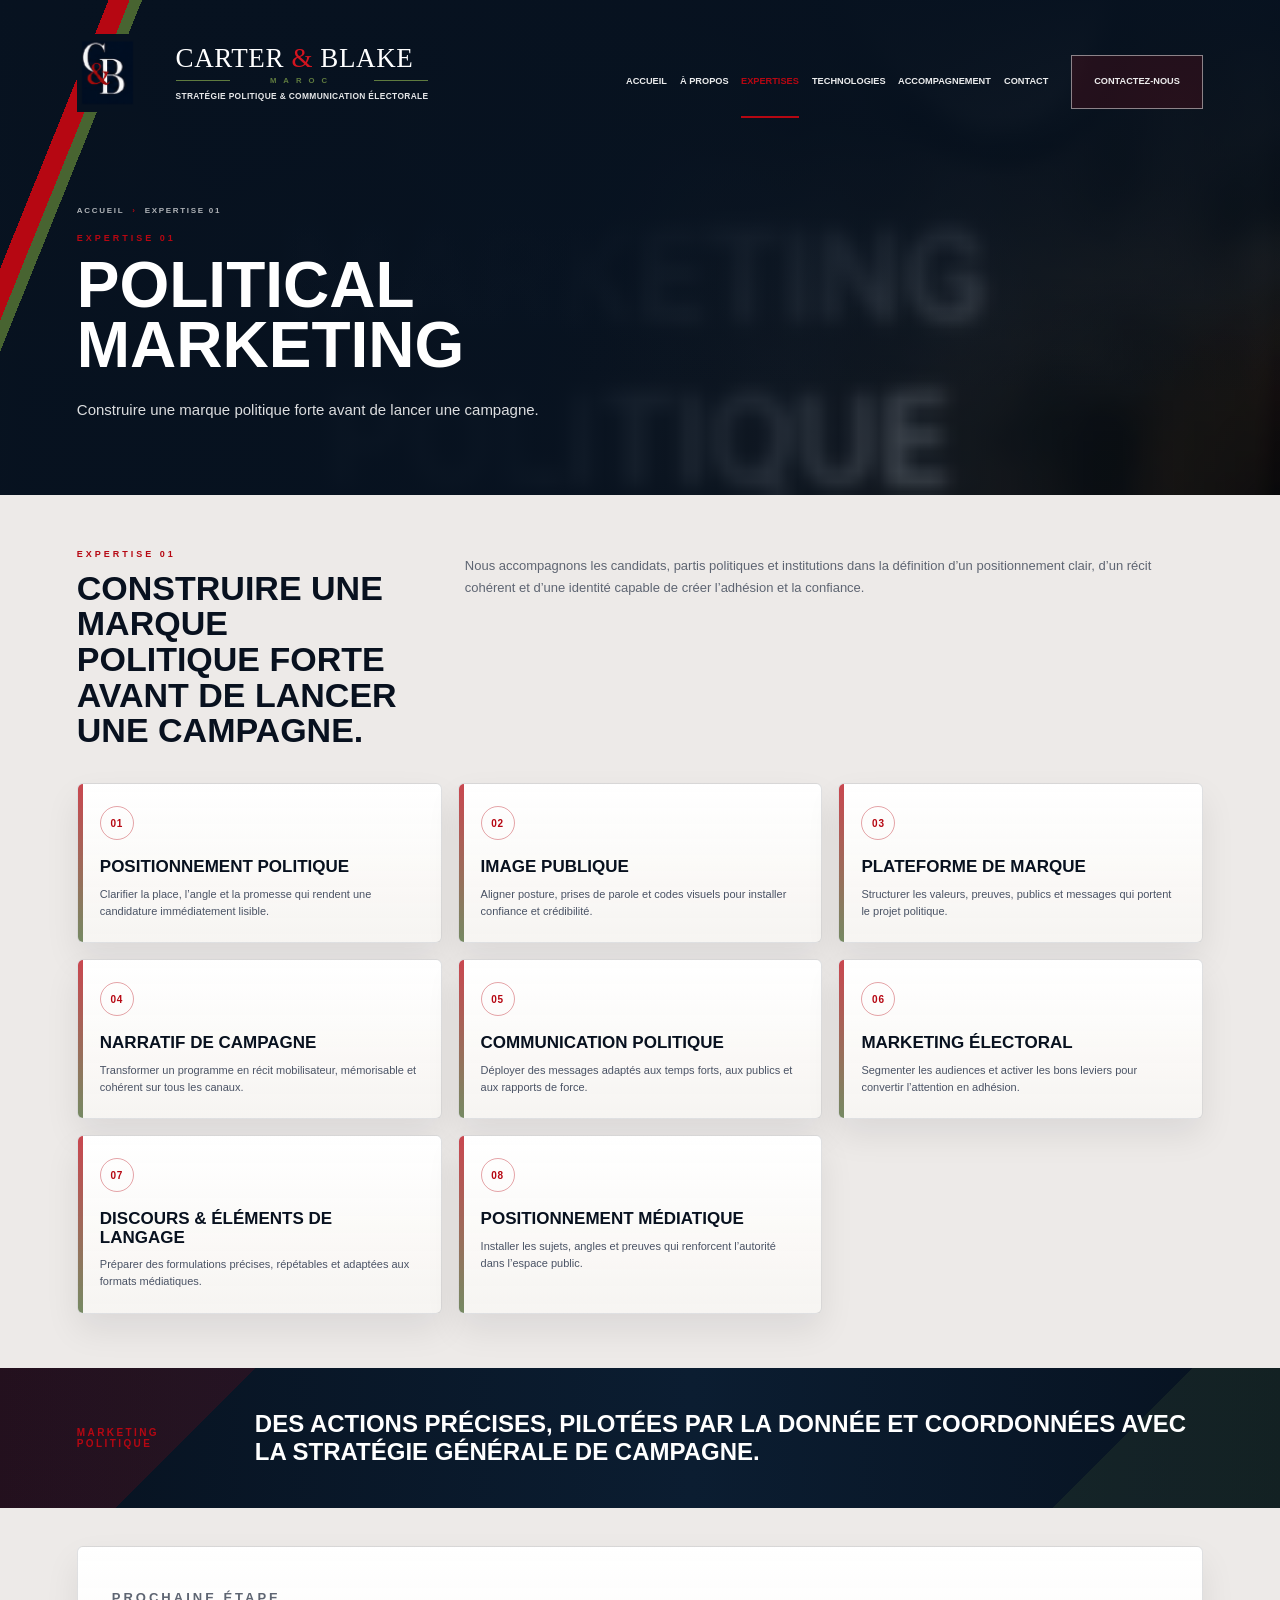
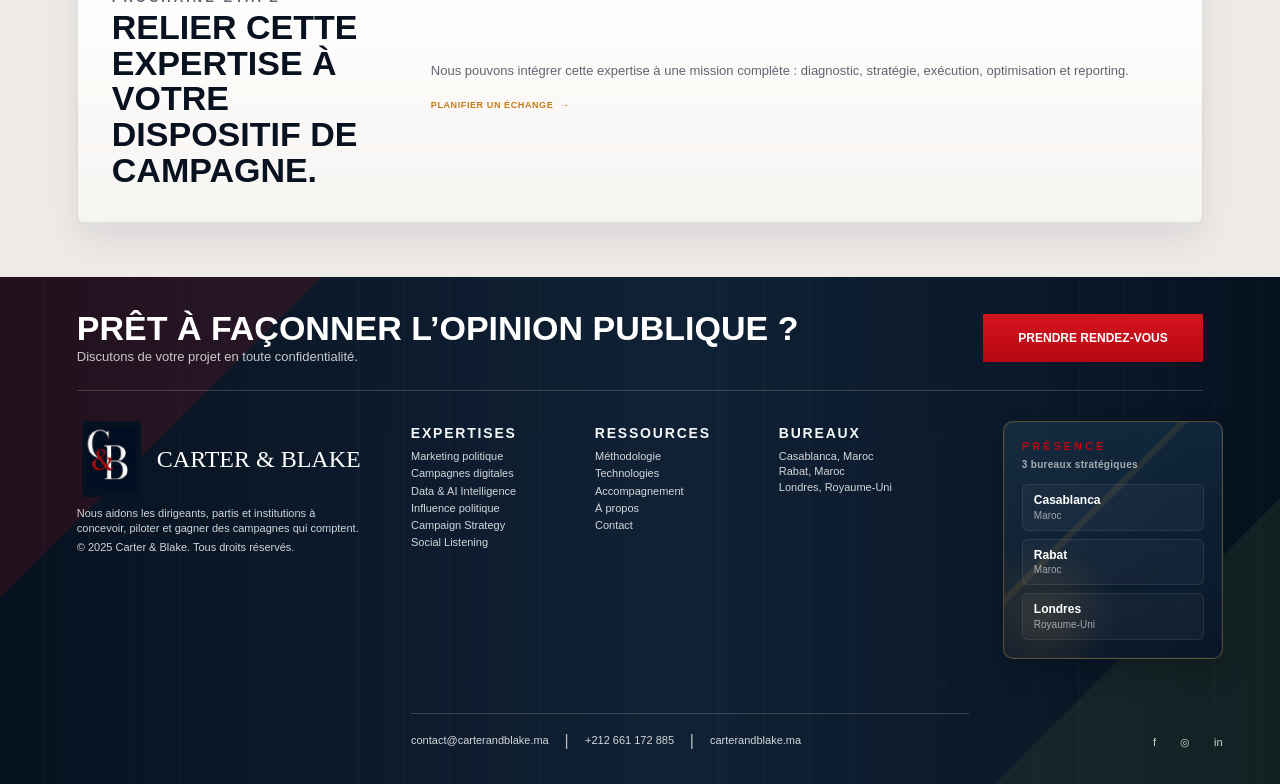
<file: expertise-political-marketing.html>
<!doctype html>
<html lang="fr">
  <head>
    <meta charset="utf-8">
    <meta name="viewport" content="width=device-width, initial-scale=1">
    <meta name="description" content="Nous accompagnons les candidats, partis politiques et institutions dans la définition d’un positionnement clair, d’un récit cohérent et d’une identité capable de créer l’adhésion et la confiance.">
    <title>Marketing politique - Carter &amp; Blake</title>
    <link rel="stylesheet" href="styles.css">
  </head>
  <body>
    <main class="page subpage">
      <section class="sub-hero" style="--sub-bg: url('assets/card-bg-2.png')">
        <header class="topbar">
          <a class="brand" href="index.html#accueil" aria-label="Carter & Blake">
            <img src="assets/brand-mark-charte.png" alt="" aria-hidden="true">
            <span class="brand-rule"></span>
            <span class="brand-copy">
              <strong>Carter <span>&amp;</span> Blake</strong>
              <small>Stratégie politique &amp; communication électorale</small>
            </span>
          </a>
          <nav class="nav" aria-label="Navigation principale">
            <a href="index.html#accueil">Accueil</a>
            <a href="a-propos.html">À propos</a>
            <a class="is-active" href="expertises.html">Expertises</a>
            <a href="technologies.html">Technologies</a>
            <a href="accompagnement.html">Accompagnement</a>
            <a href="contact.html">Contact</a>
            <a class="nav-cta" href="contact.html">Contactez-nous</a>
          </nav>
        </header>
        <div class="sub-hero-copy">
          <p class="breadcrumb"><a href="index.html#accueil">Accueil</a><span>›</span>Expertise 01</p>
          <p class="sub-kicker">Expertise 01</p>
          <h1>Political Marketing</h1>
          <p class="sub-lead">Construire une marque politique forte avant de lancer une campagne.</p>
        </div>
      </section>
      
      <section class="content-section">
        <div class="section-copy">
          <div>
            <p class="content-kicker">Expertise 01</p>
            <h2>Construire une marque politique forte avant de lancer une campagne.</h2>
          </div>
          <p>Nous accompagnons les candidats, partis politiques et institutions dans la définition d’un positionnement clair, d’un récit cohérent et d’une identité capable de créer l’adhésion et la confiance.</p>
        </div>
        <div class="feature-grid">
            <article class="feature-card">
              <span class="card-num">01</span>
              <h3>Positionnement politique</h3>
              <p>Clarifier la place, l’angle et la promesse qui rendent une candidature immédiatement lisible.</p>
            </article>
            <article class="feature-card">
              <span class="card-num">02</span>
              <h3>Image publique</h3>
              <p>Aligner posture, prises de parole et codes visuels pour installer confiance et crédibilité.</p>
            </article>
            <article class="feature-card">
              <span class="card-num">03</span>
              <h3>Plateforme de marque</h3>
              <p>Structurer les valeurs, preuves, publics et messages qui portent le projet politique.</p>
            </article>
            <article class="feature-card">
              <span class="card-num">04</span>
              <h3>Narratif de campagne</h3>
              <p>Transformer un programme en récit mobilisateur, mémorisable et cohérent sur tous les canaux.</p>
            </article>
            <article class="feature-card">
              <span class="card-num">05</span>
              <h3>Communication politique</h3>
              <p>Déployer des messages adaptés aux temps forts, aux publics et aux rapports de force.</p>
            </article>
            <article class="feature-card">
              <span class="card-num">06</span>
              <h3>Marketing électoral</h3>
              <p>Segmenter les audiences et activer les bons leviers pour convertir l’attention en adhésion.</p>
            </article>
            <article class="feature-card">
              <span class="card-num">07</span>
              <h3>Discours &amp; éléments de langage</h3>
              <p>Préparer des formulations précises, répétables et adaptées aux formats médiatiques.</p>
            </article>
            <article class="feature-card">
              <span class="card-num">08</span>
              <h3>Positionnement médiatique</h3>
              <p>Installer les sujets, angles et preuves qui renforcent l’autorité dans l’espace public.</p>
            </article>
          </div>
      </section>
      <section class="dark-band">
        <div class="content-section quote-strip">
          <b>Marketing politique</b>
          <p>Des actions précises, pilotées par la donnée et coordonnées avec la stratégie générale de campagne.</p>
        </div>
      </section>
      <section class="content-section compact">
        <div class="overview-panel">
          <div>
            <p class="content-kicker">Prochaine étape</p>
            <h2>Relier cette expertise à votre dispositif de campagne.</h2>
          </div>
          <p>Nous pouvons intégrer cette expertise à une mission complète : diagnostic, stratégie, exécution, optimisation et reporting. <a class="page-link" href="contact.html">Planifier un échange <span>→</span></a></p>
        </div>
      </section>
      <footer class="footer" id="contact-footer">
        <div class="footer-cta">
          <div>
            <h2>Prêt à façonner l’opinion publique ?</h2>
            <p>Discutons de votre projet en toute confidentialité.</p>
          </div>
          <a href="contact.html">Prendre rendez-vous</a>
        </div>
        <div class="footer-main">
          <section class="footer-brand">
            <div class="footer-logo"><img src="assets/brand-mark-charte.png" alt=""><strong>Carter &amp; Blake</strong></div>
            <p>Nous aidons les dirigeants, partis et institutions à concevoir, piloter et gagner des campagnes qui comptent.</p>
            <small>© 2025 Carter &amp; Blake. Tous droits réservés.</small>
          </section>
          <section>
            <h3>Expertises</h3>
            <a href="expertise-political-marketing.html">Marketing politique</a>
            <a href="expertise-digital-campaigns.html">Campagnes digitales</a>
            <a href="expertise-data-ai-intelligence.html">Data &amp; AI Intelligence</a>
            <a href="expertise-political-influence.html">Influence politique</a>
            <a href="expertise-campaign-strategy.html">Campaign Strategy</a>
            <a href="expertise-social-listening.html">Social Listening</a>
          </section>
          <section>
            <h3>Ressources</h3>
            <a href="methodologie.html">Méthodologie</a>
            <a href="technologies.html">Technologies</a>
            <a href="accompagnement.html">Accompagnement</a>
            <a href="a-propos.html">À propos</a>
            <a href="contact.html">Contact</a>
          </section>
          <section>
            <h3>Bureaux</h3>
            <p>Casablanca, Maroc<br>Rabat, Maroc<br>Londres, Royaume-Uni</p>
          </section>
          <div class="contact-lines">
            <a href="mailto:contact@carterandblake.ma">contact@carterandblake.ma</a>
            <span>|</span>
            <a href="tel:+212661172885">+212 661 172 885</a>
            <span>|</span>
            <a href="https://carterandblake.ma">carterandblake.ma</a>
          </div>
          <div class="footer-presence" aria-label="Présence Carter & Blake">
            <p>Présence</p>
            <div class="presence-globe" aria-hidden="true">
              <span class="globe-orbit orbit-one"></span>
              <span class="globe-orbit orbit-two"></span>
              <span class="office-pin pin-casablanca"></span>
              <span class="office-pin pin-rabat"></span>
              <span class="office-pin pin-london"></span>
            </div>
            <ul class="presence-legend">
              <li><strong>Casablanca</strong><em>Maroc</em></li>
              <li><strong>Rabat</strong><em>Maroc</em></li>
              <li><strong>Londres</strong><em>Royaume-Uni</em></li>
            </ul>
          </div>
          <div class="socials" aria-label="Réseaux sociaux"><a href="https://facebook.com/carterandblakema">f</a><a href="https://instagram.com/carterandblakema">◎</a><a href="https://linkedin.com/company/carterandblakemaroc">in</a></div>
        </div>
      </footer>
    </main>
  </body>
</html>
</file>
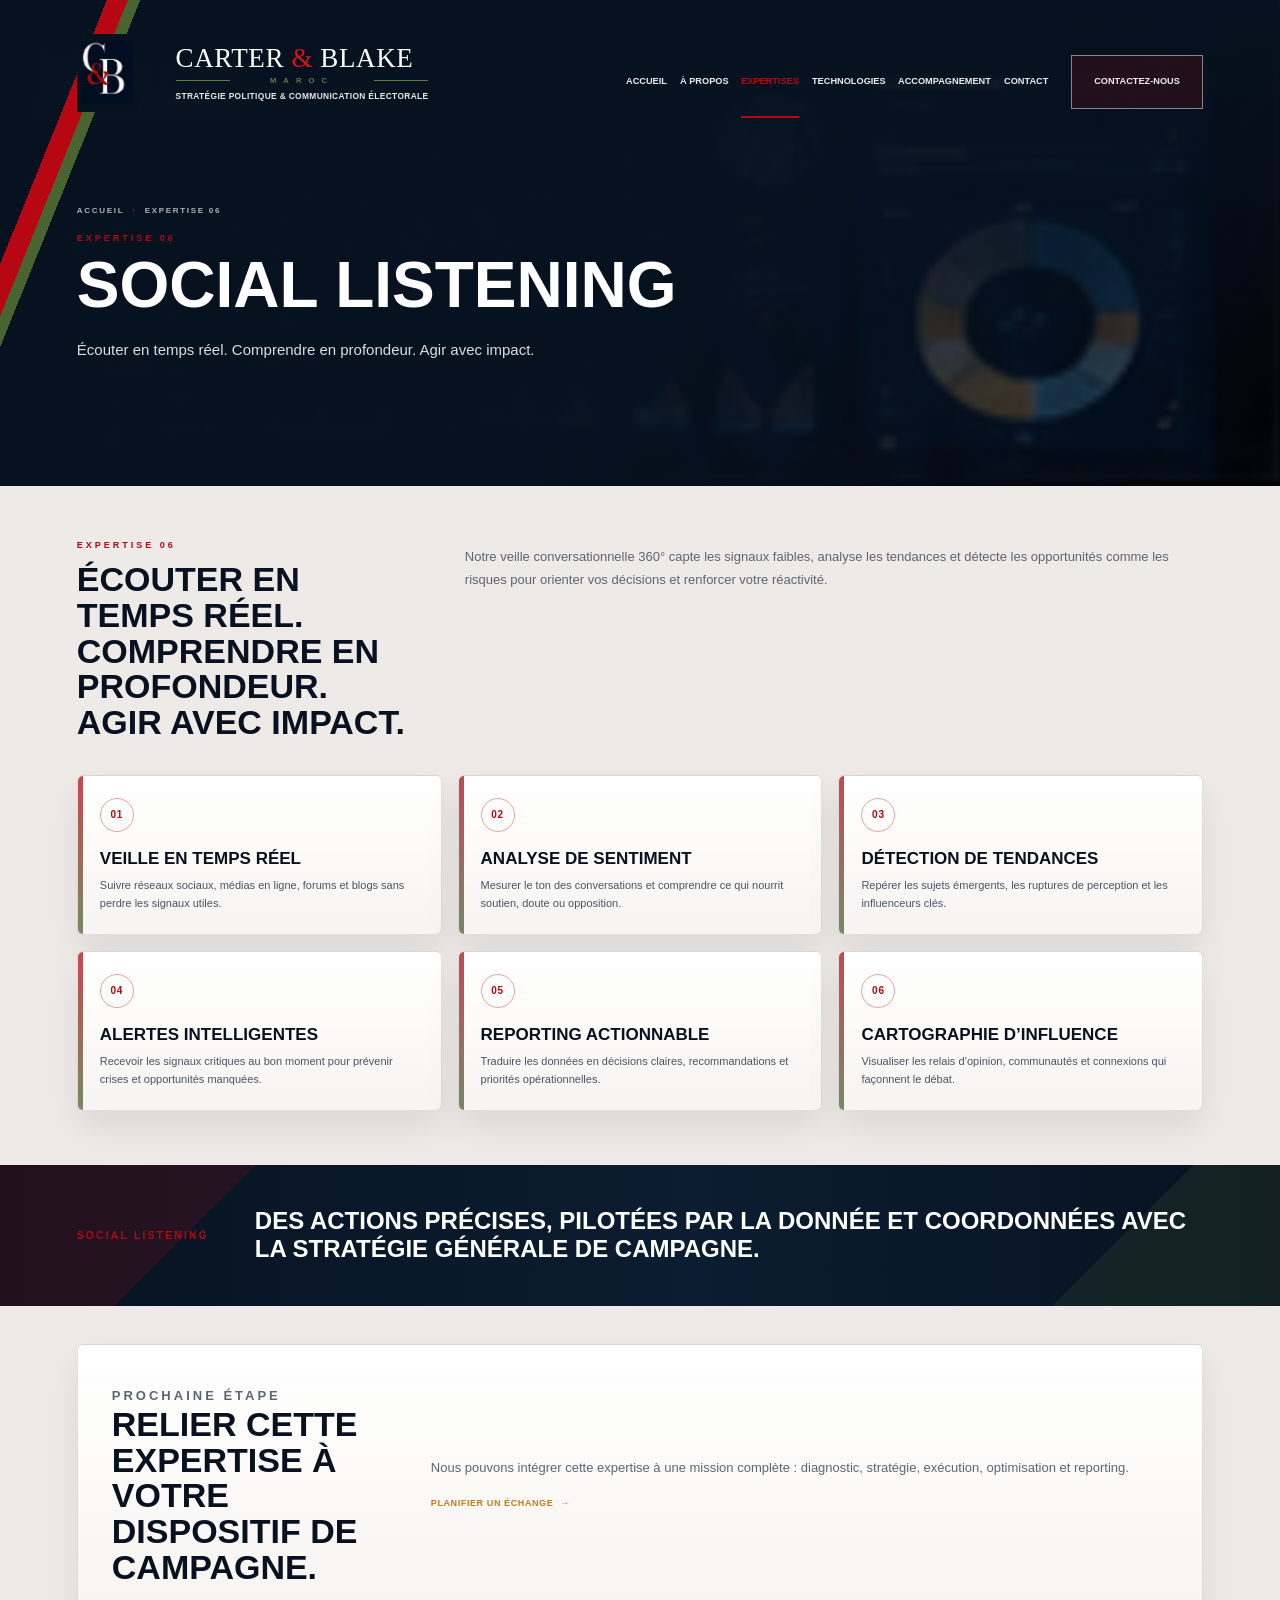
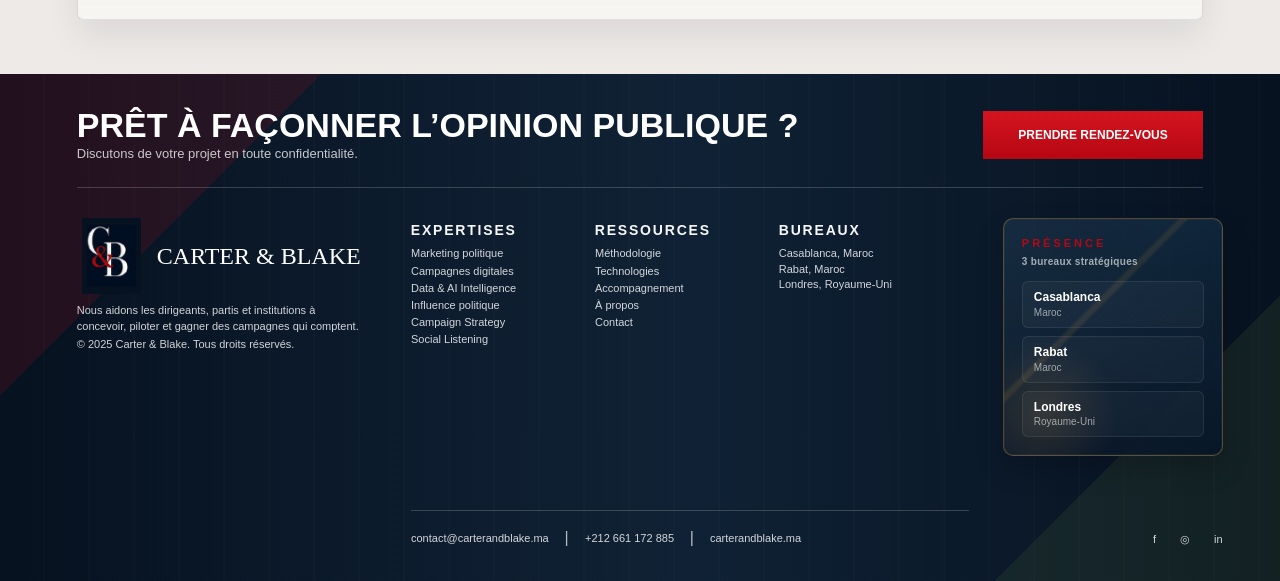
<file: expertise-social-listening.html>
<!doctype html>
<html lang="fr">
  <head>
    <meta charset="utf-8">
    <meta name="viewport" content="width=device-width, initial-scale=1">
    <meta name="description" content="Notre veille conversationnelle 360° capte les signaux faibles, analyse les tendances et détecte les opportunités comme les risques pour orienter vos décisions et renforcer votre réactivité.">
    <title>Social Listening - Carter &amp; Blake</title>
    <link rel="stylesheet" href="styles.css">
  </head>
  <body>
    <main class="page subpage">
      <section class="sub-hero" style="--sub-bg: url('assets/insight-2.png')">
        <header class="topbar">
          <a class="brand" href="index.html#accueil" aria-label="Carter & Blake">
            <img src="assets/brand-mark-charte.png" alt="" aria-hidden="true">
            <span class="brand-rule"></span>
            <span class="brand-copy">
              <strong>Carter <span>&amp;</span> Blake</strong>
              <small>Stratégie politique &amp; communication électorale</small>
            </span>
          </a>
          <nav class="nav" aria-label="Navigation principale">
            <a href="index.html#accueil">Accueil</a>
            <a href="a-propos.html">À propos</a>
            <a class="is-active" href="expertises.html">Expertises</a>
            <a href="technologies.html">Technologies</a>
            <a href="accompagnement.html">Accompagnement</a>
            <a href="contact.html">Contact</a>
            <a class="nav-cta" href="contact.html">Contactez-nous</a>
          </nav>
        </header>
        <div class="sub-hero-copy">
          <p class="breadcrumb"><a href="index.html#accueil">Accueil</a><span>›</span>Expertise 06</p>
          <p class="sub-kicker">Expertise 06</p>
          <h1>Social Listening</h1>
          <p class="sub-lead">Écouter en temps réel. Comprendre en profondeur. Agir avec impact.</p>
        </div>
      </section>
      
      <section class="content-section">
        <div class="section-copy">
          <div>
            <p class="content-kicker">Expertise 06</p>
            <h2>Écouter en temps réel. Comprendre en profondeur. Agir avec impact.</h2>
          </div>
          <p>Notre veille conversationnelle 360° capte les signaux faibles, analyse les tendances et détecte les opportunités comme les risques pour orienter vos décisions et renforcer votre réactivité.</p>
        </div>
        <div class="feature-grid">
            <article class="feature-card">
              <span class="card-num">01</span>
              <h3>Veille en temps réel</h3>
              <p>Suivre réseaux sociaux, médias en ligne, forums et blogs sans perdre les signaux utiles.</p>
            </article>
            <article class="feature-card">
              <span class="card-num">02</span>
              <h3>Analyse de sentiment</h3>
              <p>Mesurer le ton des conversations et comprendre ce qui nourrit soutien, doute ou opposition.</p>
            </article>
            <article class="feature-card">
              <span class="card-num">03</span>
              <h3>Détection de tendances</h3>
              <p>Repérer les sujets émergents, les ruptures de perception et les influenceurs clés.</p>
            </article>
            <article class="feature-card">
              <span class="card-num">04</span>
              <h3>Alertes intelligentes</h3>
              <p>Recevoir les signaux critiques au bon moment pour prévenir crises et opportunités manquées.</p>
            </article>
            <article class="feature-card">
              <span class="card-num">05</span>
              <h3>Reporting actionnable</h3>
              <p>Traduire les données en décisions claires, recommandations et priorités opérationnelles.</p>
            </article>
            <article class="feature-card">
              <span class="card-num">06</span>
              <h3>Cartographie d’influence</h3>
              <p>Visualiser les relais d’opinion, communautés et connexions qui façonnent le débat.</p>
            </article>
          </div>
      </section>
      <section class="dark-band">
        <div class="content-section quote-strip">
          <b>Social Listening</b>
          <p>Des actions précises, pilotées par la donnée et coordonnées avec la stratégie générale de campagne.</p>
        </div>
      </section>
      <section class="content-section compact">
        <div class="overview-panel">
          <div>
            <p class="content-kicker">Prochaine étape</p>
            <h2>Relier cette expertise à votre dispositif de campagne.</h2>
          </div>
          <p>Nous pouvons intégrer cette expertise à une mission complète : diagnostic, stratégie, exécution, optimisation et reporting. <a class="page-link" href="contact.html">Planifier un échange <span>→</span></a></p>
        </div>
      </section>
      <footer class="footer" id="contact-footer">
        <div class="footer-cta">
          <div>
            <h2>Prêt à façonner l’opinion publique ?</h2>
            <p>Discutons de votre projet en toute confidentialité.</p>
          </div>
          <a href="contact.html">Prendre rendez-vous</a>
        </div>
        <div class="footer-main">
          <section class="footer-brand">
            <div class="footer-logo"><img src="assets/brand-mark-charte.png" alt=""><strong>Carter &amp; Blake</strong></div>
            <p>Nous aidons les dirigeants, partis et institutions à concevoir, piloter et gagner des campagnes qui comptent.</p>
            <small>© 2025 Carter &amp; Blake. Tous droits réservés.</small>
          </section>
          <section>
            <h3>Expertises</h3>
            <a href="expertise-political-marketing.html">Marketing politique</a>
            <a href="expertise-digital-campaigns.html">Campagnes digitales</a>
            <a href="expertise-data-ai-intelligence.html">Data &amp; AI Intelligence</a>
            <a href="expertise-political-influence.html">Influence politique</a>
            <a href="expertise-campaign-strategy.html">Campaign Strategy</a>
            <a href="expertise-social-listening.html">Social Listening</a>
          </section>
          <section>
            <h3>Ressources</h3>
            <a href="methodologie.html">Méthodologie</a>
            <a href="technologies.html">Technologies</a>
            <a href="accompagnement.html">Accompagnement</a>
            <a href="a-propos.html">À propos</a>
            <a href="contact.html">Contact</a>
          </section>
          <section>
            <h3>Bureaux</h3>
            <p>Casablanca, Maroc<br>Rabat, Maroc<br>Londres, Royaume-Uni</p>
          </section>
          <div class="contact-lines">
            <a href="mailto:contact@carterandblake.ma">contact@carterandblake.ma</a>
            <span>|</span>
            <a href="tel:+212661172885">+212 661 172 885</a>
            <span>|</span>
            <a href="https://carterandblake.ma">carterandblake.ma</a>
          </div>
          <div class="footer-presence" aria-label="Présence Carter & Blake">
            <p>Présence</p>
            <div class="presence-globe" aria-hidden="true">
              <span class="globe-orbit orbit-one"></span>
              <span class="globe-orbit orbit-two"></span>
              <span class="office-pin pin-casablanca"></span>
              <span class="office-pin pin-rabat"></span>
              <span class="office-pin pin-london"></span>
            </div>
            <ul class="presence-legend">
              <li><strong>Casablanca</strong><em>Maroc</em></li>
              <li><strong>Rabat</strong><em>Maroc</em></li>
              <li><strong>Londres</strong><em>Royaume-Uni</em></li>
            </ul>
          </div>
          <div class="socials" aria-label="Réseaux sociaux"><a href="https://facebook.com/carterandblakema">f</a><a href="https://instagram.com/carterandblakema">◎</a><a href="https://linkedin.com/company/carterandblakemaroc">in</a></div>
        </div>
      </footer>
    </main>
  </body>
</html>
</file>
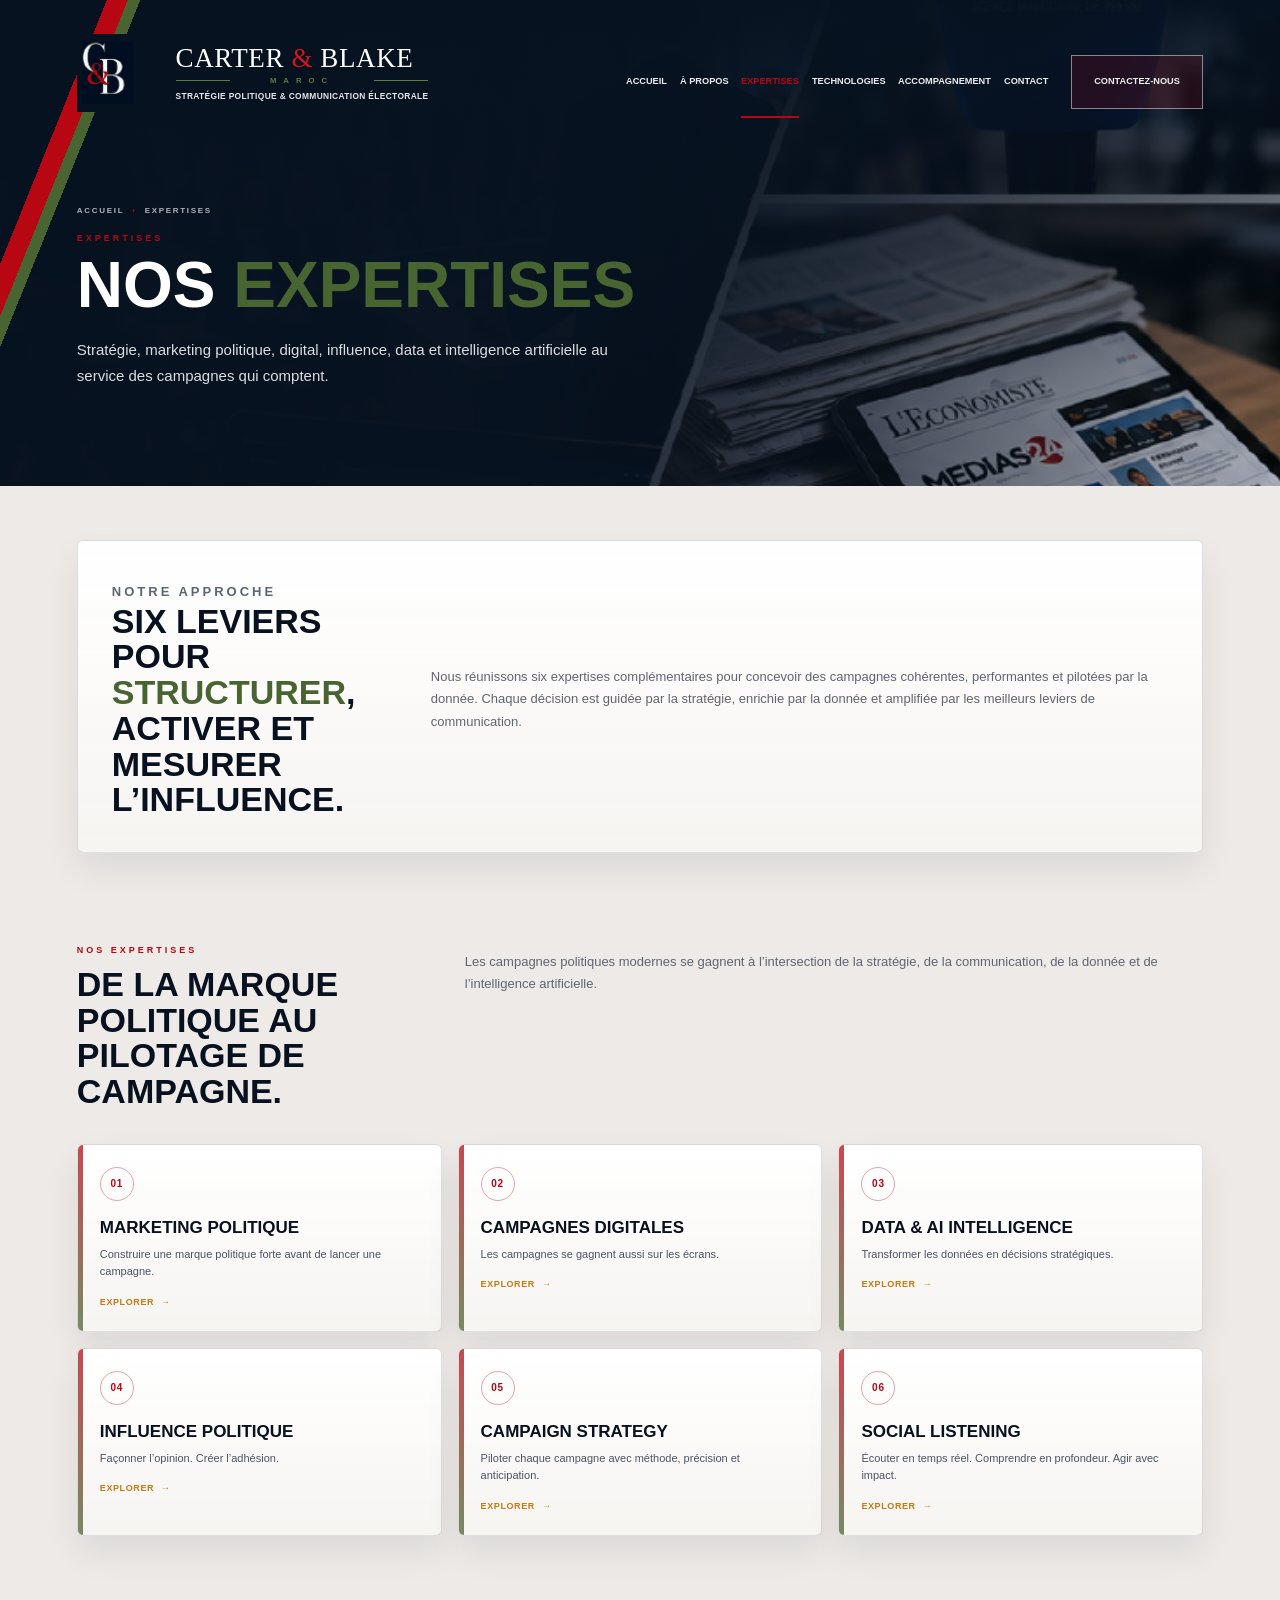
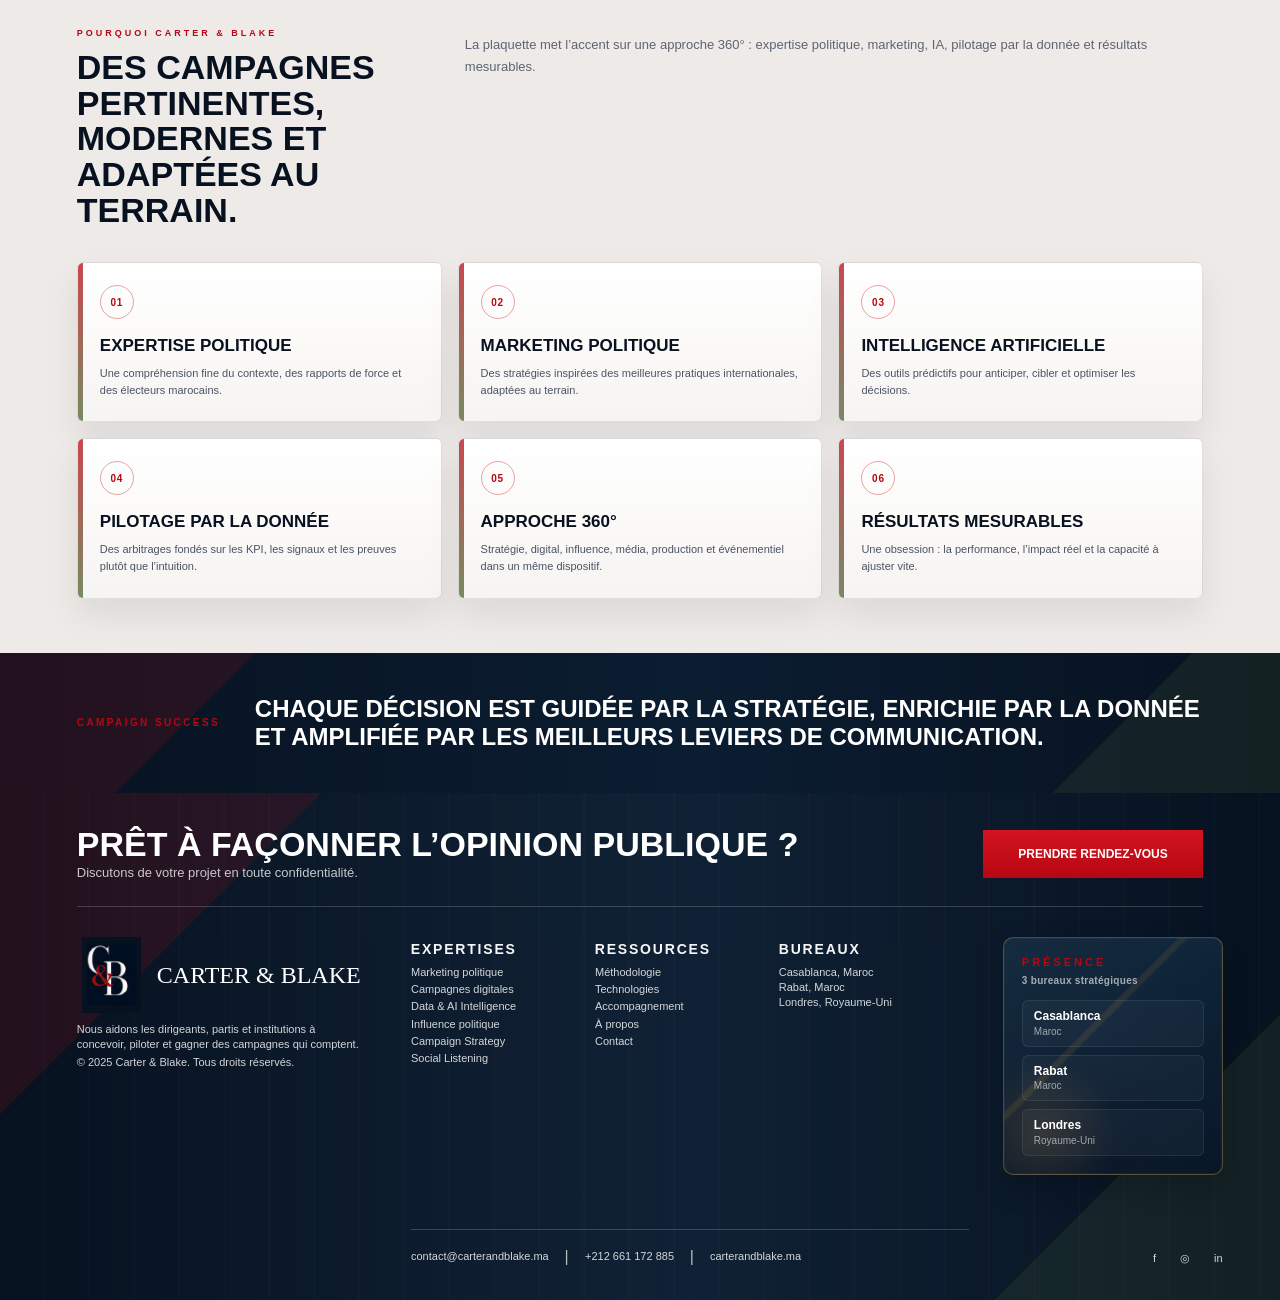
<file: expertises.html>
<!doctype html>
<html lang="fr">
  <head>
    <meta charset="utf-8">
    <meta name="viewport" content="width=device-width, initial-scale=1">
    <meta name="description" content="Les expertises Carter &amp; Blake issues de la plaquette.">
    <title>Expertises - Carter &amp; Blake</title>
    <link rel="stylesheet" href="styles.css">
  </head>
  <body>
    <main class="page subpage">
      <section class="sub-hero" style="--sub-bg: url('assets/hero-charte-collage.png')">
        <header class="topbar">
          <a class="brand" href="index.html#accueil" aria-label="Carter & Blake">
            <img src="assets/brand-mark-charte.png" alt="" aria-hidden="true">
            <span class="brand-rule"></span>
            <span class="brand-copy">
              <strong>Carter <span>&amp;</span> Blake</strong>
              <small>Stratégie politique &amp; communication électorale</small>
            </span>
          </a>
          <nav class="nav" aria-label="Navigation principale">
            <a href="index.html#accueil">Accueil</a>
            <a href="a-propos.html">À propos</a>
            <a class="is-active" href="expertises.html">Expertises</a>
            <a href="technologies.html">Technologies</a>
            <a href="accompagnement.html">Accompagnement</a>
            <a href="contact.html">Contact</a>
            <a class="nav-cta" href="contact.html">Contactez-nous</a>
          </nav>
        </header>
        <div class="sub-hero-copy">
          <p class="breadcrumb"><a href="index.html#accueil">Accueil</a><span>›</span>Expertises</p>
          <p class="sub-kicker">Expertises</p>
          <h1>Nos <span>expertises</span></h1>
          <p class="sub-lead">Stratégie, marketing politique, digital, influence, data et intelligence artificielle au service des campagnes qui comptent.</p>
        </div>
      </section>
      
      <section class="content-section">
        <div class="overview-panel">
          <div>
            <p class="content-kicker">Notre approche</p>
            <h2>Six leviers pour <span>structurer</span>, activer et mesurer l’influence.</h2>
          </div>
          <p>Nous réunissons six expertises complémentaires pour concevoir des campagnes cohérentes, performantes et pilotées par la donnée. Chaque décision est guidée par la stratégie, enrichie par la donnée et amplifiée par les meilleurs leviers de communication.</p>
        </div>
      </section>
      <section class="content-section compact">
        <div class="section-copy">
          <div>
            <p class="content-kicker">Nos expertises</p>
            <h2>De la marque politique au pilotage de campagne.</h2>
          </div>
          <p>Les campagnes politiques modernes se gagnent à l’intersection de la stratégie, de la communication, de la donnée et de l’intelligence artificielle.</p>
        </div>
        <div class="expertise-overview-grid">
          <article class="overview-card">
              <span class="card-num">01</span>
              <h3>Marketing politique</h3>
              <p>Construire une marque politique forte avant de lancer une campagne.</p>
              <a href="expertise-political-marketing.html">Explorer <span>→</span></a>
            </article> <article class="overview-card">
              <span class="card-num">02</span>
              <h3>Campagnes digitales</h3>
              <p>Les campagnes se gagnent aussi sur les écrans.</p>
              <a href="expertise-digital-campaigns.html">Explorer <span>→</span></a>
            </article> <article class="overview-card">
              <span class="card-num">03</span>
              <h3>Data &amp; AI Intelligence</h3>
              <p>Transformer les données en décisions stratégiques.</p>
              <a href="expertise-data-ai-intelligence.html">Explorer <span>→</span></a>
            </article> <article class="overview-card">
              <span class="card-num">04</span>
              <h3>Influence politique</h3>
              <p>Façonner l’opinion. Créer l’adhésion.</p>
              <a href="expertise-political-influence.html">Explorer <span>→</span></a>
            </article> <article class="overview-card">
              <span class="card-num">05</span>
              <h3>Campaign Strategy</h3>
              <p>Piloter chaque campagne avec méthode, précision et anticipation.</p>
              <a href="expertise-campaign-strategy.html">Explorer <span>→</span></a>
            </article> <article class="overview-card">
              <span class="card-num">06</span>
              <h3>Social Listening</h3>
              <p>Écouter en temps réel. Comprendre en profondeur. Agir avec impact.</p>
              <a href="expertise-social-listening.html">Explorer <span>→</span></a>
            </article>
        </div>
      </section>
      <section class="content-section compact">
        <div class="section-copy">
          <div>
            <p class="content-kicker">Pourquoi Carter & Blake</p>
            <h2>Des campagnes pertinentes, modernes et adaptées au terrain.</h2>
          </div>
          <p>La plaquette met l’accent sur une approche 360° : expertise politique, marketing, IA, pilotage par la donnée et résultats mesurables.</p>
        </div>
        <div class="value-grid">
            <article class="value-card">
              <span class="card-num">01</span>
              <h3>Expertise politique</h3>
              <p>Une compréhension fine du contexte, des rapports de force et des électeurs marocains.</p>
            </article>
            <article class="value-card">
              <span class="card-num">02</span>
              <h3>Marketing politique</h3>
              <p>Des stratégies inspirées des meilleures pratiques internationales, adaptées au terrain.</p>
            </article>
            <article class="value-card">
              <span class="card-num">03</span>
              <h3>Intelligence artificielle</h3>
              <p>Des outils prédictifs pour anticiper, cibler et optimiser les décisions.</p>
            </article>
            <article class="value-card">
              <span class="card-num">04</span>
              <h3>Pilotage par la donnée</h3>
              <p>Des arbitrages fondés sur les KPI, les signaux et les preuves plutôt que l’intuition.</p>
            </article>
            <article class="value-card">
              <span class="card-num">05</span>
              <h3>Approche 360°</h3>
              <p>Stratégie, digital, influence, média, production et événementiel dans un même dispositif.</p>
            </article>
            <article class="value-card">
              <span class="card-num">06</span>
              <h3>Résultats mesurables</h3>
              <p>Une obsession : la performance, l’impact réel et la capacité à ajuster vite.</p>
            </article>
          </div>
      </section>
      <section class="dark-band">
        <div class="content-section quote-strip">
          <b>Campaign Success</b>
          <p>Chaque décision est guidée par la stratégie, enrichie par la donnée et amplifiée par les meilleurs leviers de communication.</p>
        </div>
      </section>
      <footer class="footer" id="contact-footer">
        <div class="footer-cta">
          <div>
            <h2>Prêt à façonner l’opinion publique ?</h2>
            <p>Discutons de votre projet en toute confidentialité.</p>
          </div>
          <a href="contact.html">Prendre rendez-vous</a>
        </div>
        <div class="footer-main">
          <section class="footer-brand">
            <div class="footer-logo"><img src="assets/brand-mark-charte.png" alt=""><strong>Carter &amp; Blake</strong></div>
            <p>Nous aidons les dirigeants, partis et institutions à concevoir, piloter et gagner des campagnes qui comptent.</p>
            <small>© 2025 Carter &amp; Blake. Tous droits réservés.</small>
          </section>
          <section>
            <h3>Expertises</h3>
            <a href="expertise-political-marketing.html">Marketing politique</a>
            <a href="expertise-digital-campaigns.html">Campagnes digitales</a>
            <a href="expertise-data-ai-intelligence.html">Data &amp; AI Intelligence</a>
            <a href="expertise-political-influence.html">Influence politique</a>
            <a href="expertise-campaign-strategy.html">Campaign Strategy</a>
            <a href="expertise-social-listening.html">Social Listening</a>
          </section>
          <section>
            <h3>Ressources</h3>
            <a href="methodologie.html">Méthodologie</a>
            <a href="technologies.html">Technologies</a>
            <a href="accompagnement.html">Accompagnement</a>
            <a href="a-propos.html">À propos</a>
            <a href="contact.html">Contact</a>
          </section>
          <section>
            <h3>Bureaux</h3>
            <p>Casablanca, Maroc<br>Rabat, Maroc<br>Londres, Royaume-Uni</p>
          </section>
          <div class="contact-lines">
            <a href="mailto:contact@carterandblake.ma">contact@carterandblake.ma</a>
            <span>|</span>
            <a href="tel:+212661172885">+212 661 172 885</a>
            <span>|</span>
            <a href="https://carterandblake.ma">carterandblake.ma</a>
          </div>
          <div class="footer-presence" aria-label="Présence Carter & Blake">
            <p>Présence</p>
            <div class="presence-globe" aria-hidden="true">
              <span class="globe-orbit orbit-one"></span>
              <span class="globe-orbit orbit-two"></span>
              <span class="office-pin pin-casablanca"></span>
              <span class="office-pin pin-rabat"></span>
              <span class="office-pin pin-london"></span>
            </div>
            <ul class="presence-legend">
              <li><strong>Casablanca</strong><em>Maroc</em></li>
              <li><strong>Rabat</strong><em>Maroc</em></li>
              <li><strong>Londres</strong><em>Royaume-Uni</em></li>
            </ul>
          </div>
          <div class="socials" aria-label="Réseaux sociaux"><a href="https://facebook.com/carterandblakema">f</a><a href="https://instagram.com/carterandblakema">◎</a><a href="https://linkedin.com/company/carterandblakemaroc">in</a></div>
        </div>
      </footer>
    </main>
  </body>
</html>
</file>
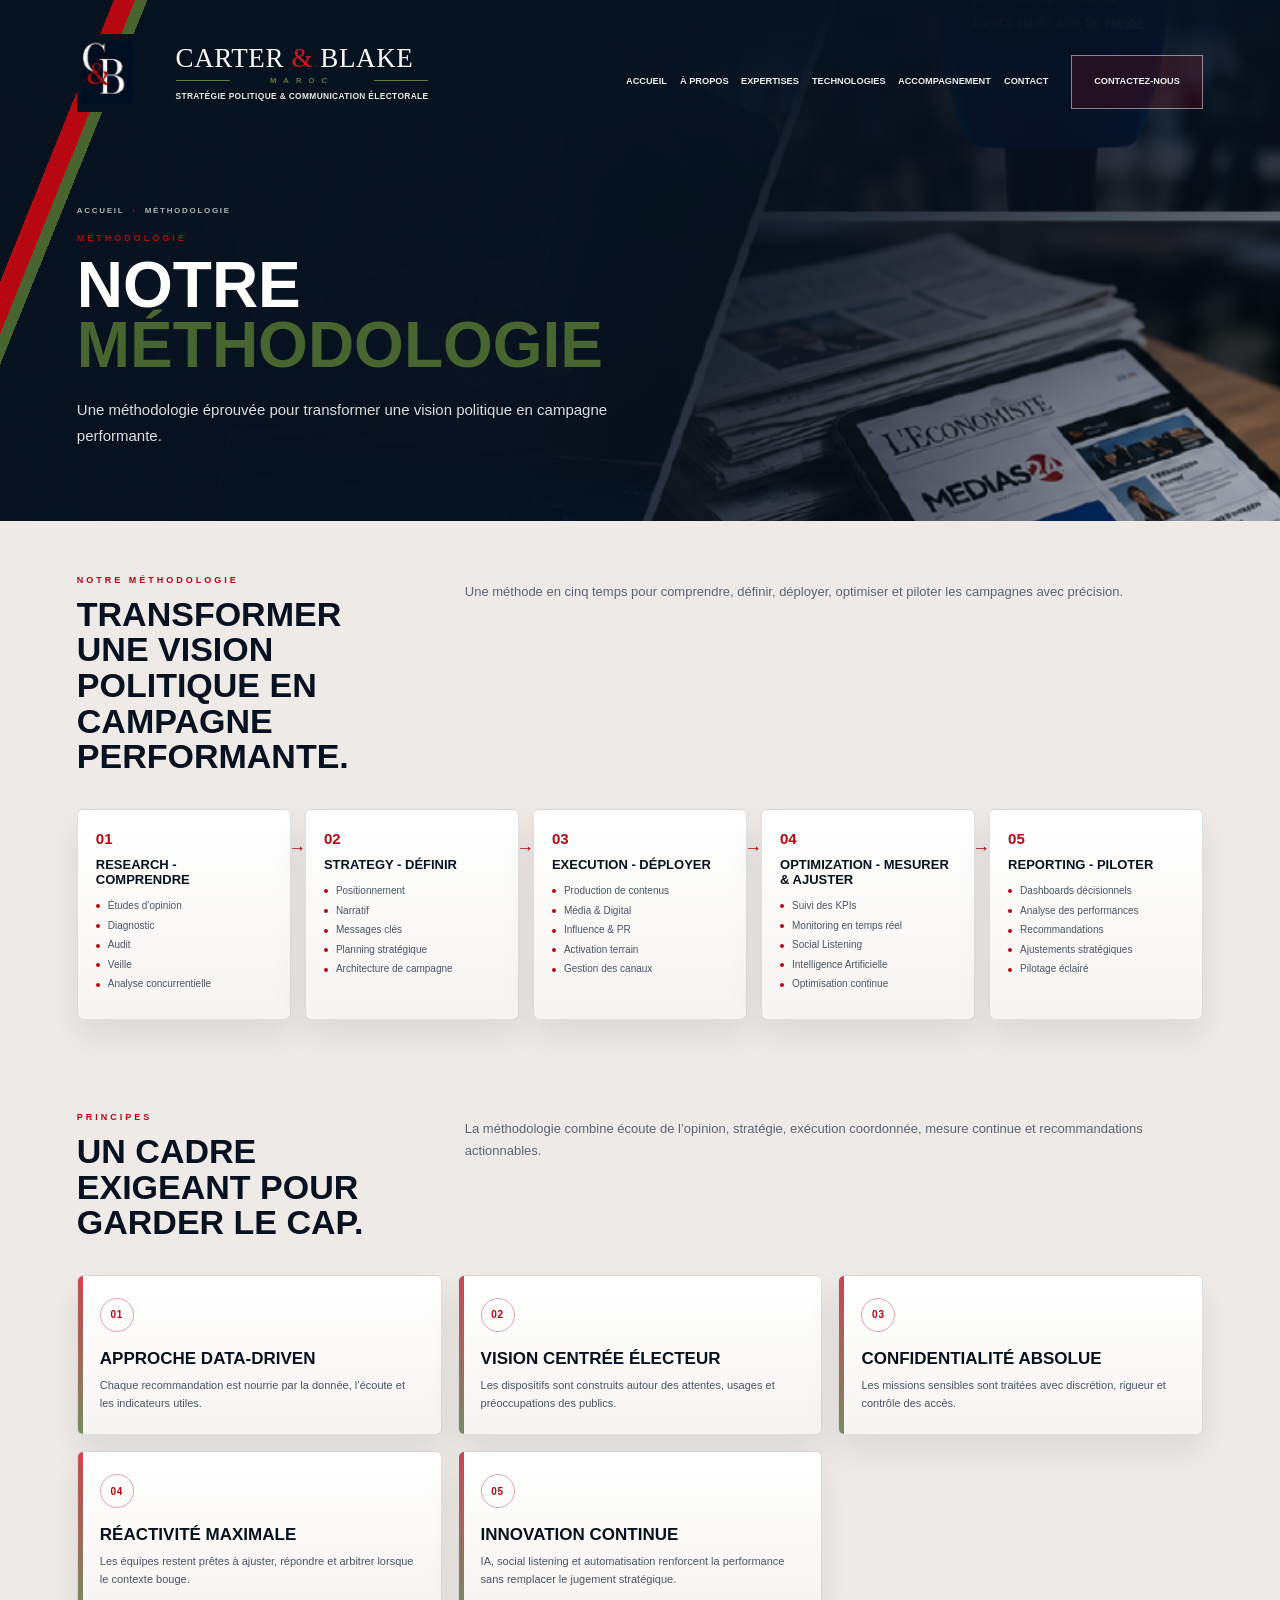
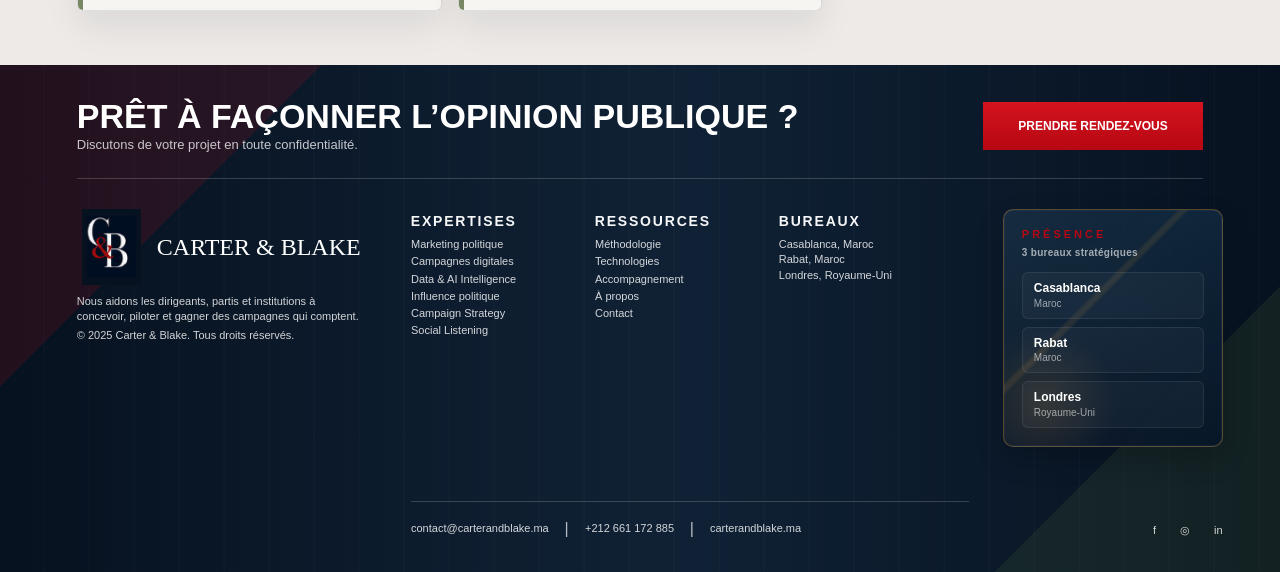
<file: methodologie.html>
<!doctype html>
<html lang="fr">
  <head>
    <meta charset="utf-8">
    <meta name="viewport" content="width=device-width, initial-scale=1">
    <meta name="description" content="La méthodologie Carter &amp; Blake issue de la plaquette.">
    <title>Méthodologie - Carter &amp; Blake</title>
    <link rel="stylesheet" href="styles.css">
  </head>
  <body>
    <main class="page subpage">
      <section class="sub-hero" style="--sub-bg: url('assets/hero-charte-collage.png')">
        <header class="topbar">
          <a class="brand" href="index.html#accueil" aria-label="Carter & Blake">
            <img src="assets/brand-mark-charte.png" alt="" aria-hidden="true">
            <span class="brand-rule"></span>
            <span class="brand-copy">
              <strong>Carter <span>&amp;</span> Blake</strong>
              <small>Stratégie politique &amp; communication électorale</small>
            </span>
          </a>
          <nav class="nav" aria-label="Navigation principale">
            <a href="index.html#accueil">Accueil</a>
            <a href="a-propos.html">À propos</a>
            <a href="expertises.html">Expertises</a>
            <a href="technologies.html">Technologies</a>
            <a href="accompagnement.html">Accompagnement</a>
            <a href="contact.html">Contact</a>
            <a class="nav-cta" href="contact.html">Contactez-nous</a>
          </nav>
        </header>
        <div class="sub-hero-copy">
          <p class="breadcrumb"><a href="index.html#accueil">Accueil</a><span>›</span>Méthodologie</p>
          <p class="sub-kicker">Méthodologie</p>
          <h1>Notre <span>méthodologie</span></h1>
          <p class="sub-lead">Une méthodologie éprouvée pour transformer une vision politique en campagne performante.</p>
        </div>
      </section>
      
      <section class="content-section">
        <div class="section-copy">
          <div>
            <p class="content-kicker">Notre méthodologie</p>
            <h2>Transformer une vision politique en campagne performante.</h2>
          </div>
          <p>Une méthode en cinq temps pour comprendre, définir, déployer, optimiser et piloter les campagnes avec précision.</p>
        </div>
        <div class="steps-detailed">
            <article class="step-card">
              <b>01</b>
              <h3>Research - comprendre</h3>
              <ul><li>Études d’opinion</li><li>Diagnostic</li><li>Audit</li><li>Veille</li><li>Analyse concurrentielle</li></ul>
            </article>
            <article class="step-card">
              <b>02</b>
              <h3>Strategy - définir</h3>
              <ul><li>Positionnement</li><li>Narratif</li><li>Messages clés</li><li>Planning stratégique</li><li>Architecture de campagne</li></ul>
            </article>
            <article class="step-card">
              <b>03</b>
              <h3>Execution - déployer</h3>
              <ul><li>Production de contenus</li><li>Média &amp; Digital</li><li>Influence &amp; PR</li><li>Activation terrain</li><li>Gestion des canaux</li></ul>
            </article>
            <article class="step-card">
              <b>04</b>
              <h3>Optimization - mesurer &amp; ajuster</h3>
              <ul><li>Suivi des KPIs</li><li>Monitoring en temps réel</li><li>Social Listening</li><li>Intelligence Artificielle</li><li>Optimisation continue</li></ul>
            </article>
            <article class="step-card">
              <b>05</b>
              <h3>Reporting - piloter</h3>
              <ul><li>Dashboards décisionnels</li><li>Analyse des performances</li><li>Recommandations</li><li>Ajustements stratégiques</li><li>Pilotage éclairé</li></ul>
            </article>
          </div>
      </section>
      <section class="content-section compact">
        <div class="section-copy">
          <div>
            <p class="content-kicker">Principes</p>
            <h2>Un cadre exigeant pour garder le cap.</h2>
          </div>
          <p>La méthodologie combine écoute de l’opinion, stratégie, exécution coordonnée, mesure continue et recommandations actionnables.</p>
        </div>
        <div class="value-grid">
            <article class="value-card">
              <span class="card-num">01</span>
              <h3>Approche data-driven</h3>
              <p>Chaque recommandation est nourrie par la donnée, l’écoute et les indicateurs utiles.</p>
            </article>
            <article class="value-card">
              <span class="card-num">02</span>
              <h3>Vision centrée électeur</h3>
              <p>Les dispositifs sont construits autour des attentes, usages et préoccupations des publics.</p>
            </article>
            <article class="value-card">
              <span class="card-num">03</span>
              <h3>Confidentialité absolue</h3>
              <p>Les missions sensibles sont traitées avec discrétion, rigueur et contrôle des accès.</p>
            </article>
            <article class="value-card">
              <span class="card-num">04</span>
              <h3>Réactivité maximale</h3>
              <p>Les équipes restent prêtes à ajuster, répondre et arbitrer lorsque le contexte bouge.</p>
            </article>
            <article class="value-card">
              <span class="card-num">05</span>
              <h3>Innovation continue</h3>
              <p>IA, social listening et automatisation renforcent la performance sans remplacer le jugement stratégique.</p>
            </article>
          </div>
      </section>
      <footer class="footer" id="contact-footer">
        <div class="footer-cta">
          <div>
            <h2>Prêt à façonner l’opinion publique ?</h2>
            <p>Discutons de votre projet en toute confidentialité.</p>
          </div>
          <a href="contact.html">Prendre rendez-vous</a>
        </div>
        <div class="footer-main">
          <section class="footer-brand">
            <div class="footer-logo"><img src="assets/brand-mark-charte.png" alt=""><strong>Carter &amp; Blake</strong></div>
            <p>Nous aidons les dirigeants, partis et institutions à concevoir, piloter et gagner des campagnes qui comptent.</p>
            <small>© 2025 Carter &amp; Blake. Tous droits réservés.</small>
          </section>
          <section>
            <h3>Expertises</h3>
            <a href="expertise-political-marketing.html">Marketing politique</a>
            <a href="expertise-digital-campaigns.html">Campagnes digitales</a>
            <a href="expertise-data-ai-intelligence.html">Data &amp; AI Intelligence</a>
            <a href="expertise-political-influence.html">Influence politique</a>
            <a href="expertise-campaign-strategy.html">Campaign Strategy</a>
            <a href="expertise-social-listening.html">Social Listening</a>
          </section>
          <section>
            <h3>Ressources</h3>
            <a href="methodologie.html">Méthodologie</a>
            <a href="technologies.html">Technologies</a>
            <a href="accompagnement.html">Accompagnement</a>
            <a href="a-propos.html">À propos</a>
            <a href="contact.html">Contact</a>
          </section>
          <section>
            <h3>Bureaux</h3>
            <p>Casablanca, Maroc<br>Rabat, Maroc<br>Londres, Royaume-Uni</p>
          </section>
          <div class="contact-lines">
            <a href="mailto:contact@carterandblake.ma">contact@carterandblake.ma</a>
            <span>|</span>
            <a href="tel:+212661172885">+212 661 172 885</a>
            <span>|</span>
            <a href="https://carterandblake.ma">carterandblake.ma</a>
          </div>
          <div class="footer-presence" aria-label="Présence Carter & Blake">
            <p>Présence</p>
            <div class="presence-globe" aria-hidden="true">
              <span class="globe-orbit orbit-one"></span>
              <span class="globe-orbit orbit-two"></span>
              <span class="office-pin pin-casablanca"></span>
              <span class="office-pin pin-rabat"></span>
              <span class="office-pin pin-london"></span>
            </div>
            <ul class="presence-legend">
              <li><strong>Casablanca</strong><em>Maroc</em></li>
              <li><strong>Rabat</strong><em>Maroc</em></li>
              <li><strong>Londres</strong><em>Royaume-Uni</em></li>
            </ul>
          </div>
          <div class="socials" aria-label="Réseaux sociaux"><a href="https://facebook.com/carterandblakema">f</a><a href="https://instagram.com/carterandblakema">◎</a><a href="https://linkedin.com/company/carterandblakemaroc">in</a></div>
        </div>
      </footer>
    </main>
  </body>
</html>
</file>
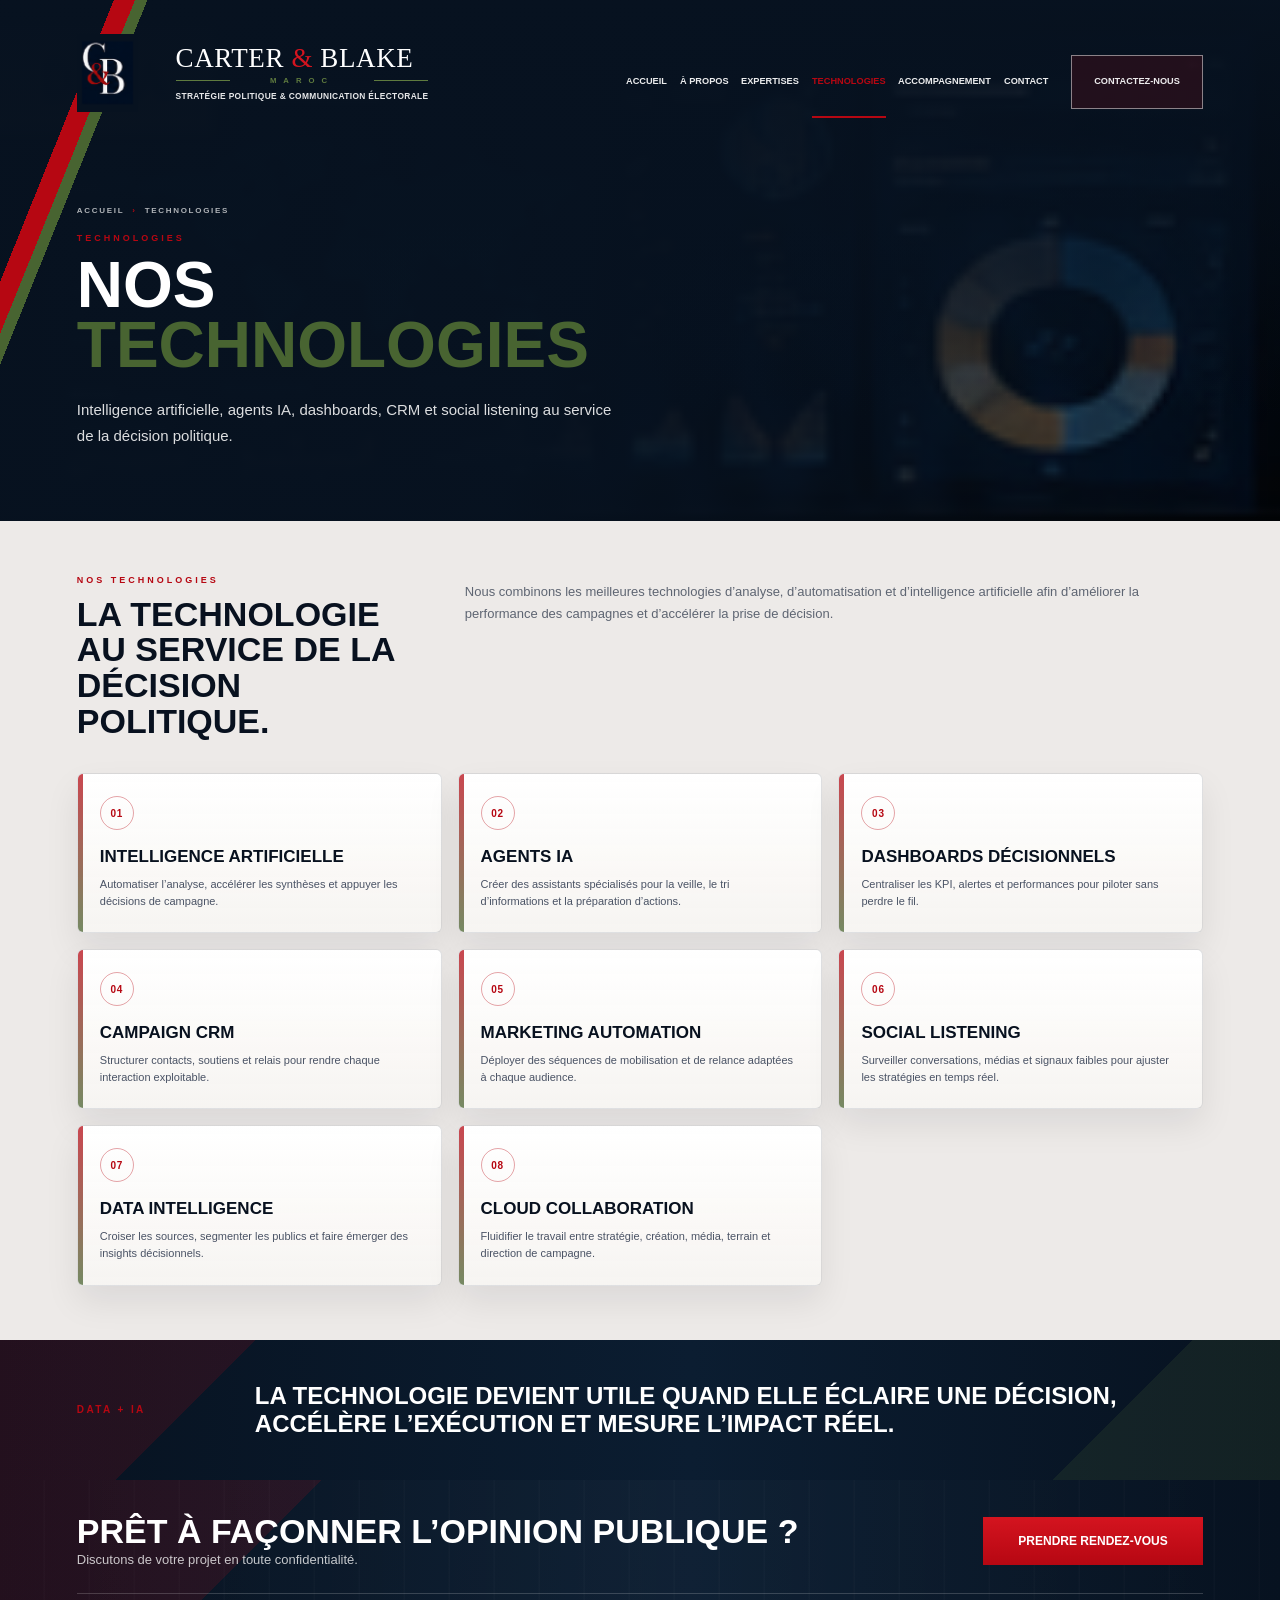
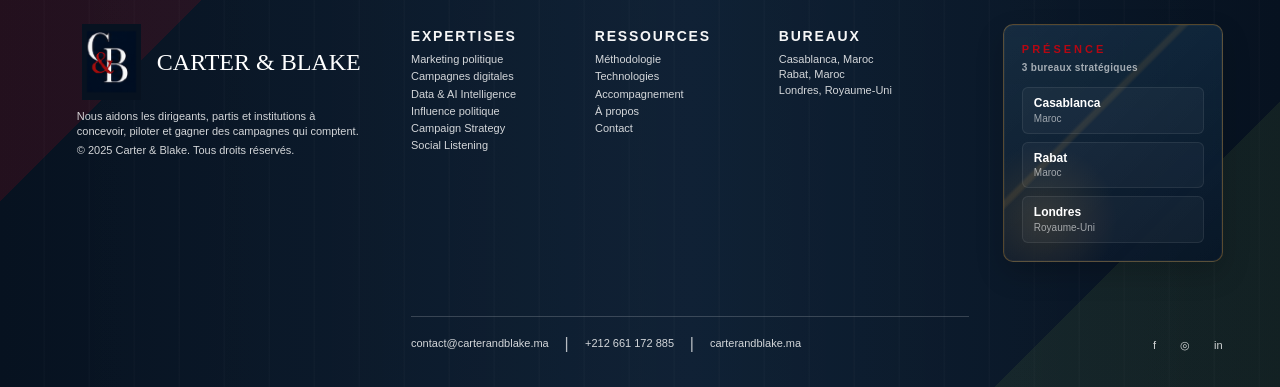
<file: technologies.html>
<!doctype html>
<html lang="fr">
  <head>
    <meta charset="utf-8">
    <meta name="viewport" content="width=device-width, initial-scale=1">
    <meta name="description" content="Les technologies Carter &amp; Blake au service des campagnes.">
    <title>Technologies - Carter &amp; Blake</title>
    <link rel="stylesheet" href="styles.css">
  </head>
  <body>
    <main class="page subpage">
      <section class="sub-hero" style="--sub-bg: url('assets/insight-2.png')">
        <header class="topbar">
          <a class="brand" href="index.html#accueil" aria-label="Carter & Blake">
            <img src="assets/brand-mark-charte.png" alt="" aria-hidden="true">
            <span class="brand-rule"></span>
            <span class="brand-copy">
              <strong>Carter <span>&amp;</span> Blake</strong>
              <small>Stratégie politique &amp; communication électorale</small>
            </span>
          </a>
          <nav class="nav" aria-label="Navigation principale">
            <a href="index.html#accueil">Accueil</a>
            <a href="a-propos.html">À propos</a>
            <a href="expertises.html">Expertises</a>
            <a class="is-active" href="technologies.html">Technologies</a>
            <a href="accompagnement.html">Accompagnement</a>
            <a href="contact.html">Contact</a>
            <a class="nav-cta" href="contact.html">Contactez-nous</a>
          </nav>
        </header>
        <div class="sub-hero-copy">
          <p class="breadcrumb"><a href="index.html#accueil">Accueil</a><span>›</span>Technologies</p>
          <p class="sub-kicker">Technologies</p>
          <h1>Nos <span>technologies</span></h1>
          <p class="sub-lead">Intelligence artificielle, agents IA, dashboards, CRM et social listening au service de la décision politique.</p>
        </div>
      </section>
      
      <section class="content-section">
        <div class="section-copy">
          <div>
            <p class="content-kicker">Nos technologies</p>
            <h2>La technologie au service de la décision politique.</h2>
          </div>
          <p>Nous combinons les meilleures technologies d’analyse, d’automatisation et d’intelligence artificielle afin d’améliorer la performance des campagnes et d’accélérer la prise de décision.</p>
        </div>
        <div class="technology-grid">
            <article class="technology-card">
              <span class="card-num">01</span>
              <h3>Intelligence artificielle</h3>
              <p>Automatiser l’analyse, accélérer les synthèses et appuyer les décisions de campagne.</p>
            </article>
            <article class="technology-card">
              <span class="card-num">02</span>
              <h3>Agents IA</h3>
              <p>Créer des assistants spécialisés pour la veille, le tri d’informations et la préparation d’actions.</p>
            </article>
            <article class="technology-card">
              <span class="card-num">03</span>
              <h3>Dashboards décisionnels</h3>
              <p>Centraliser les KPI, alertes et performances pour piloter sans perdre le fil.</p>
            </article>
            <article class="technology-card">
              <span class="card-num">04</span>
              <h3>Campaign CRM</h3>
              <p>Structurer contacts, soutiens et relais pour rendre chaque interaction exploitable.</p>
            </article>
            <article class="technology-card">
              <span class="card-num">05</span>
              <h3>Marketing automation</h3>
              <p>Déployer des séquences de mobilisation et de relance adaptées à chaque audience.</p>
            </article>
            <article class="technology-card">
              <span class="card-num">06</span>
              <h3>Social listening</h3>
              <p>Surveiller conversations, médias et signaux faibles pour ajuster les stratégies en temps réel.</p>
            </article>
            <article class="technology-card">
              <span class="card-num">07</span>
              <h3>Data intelligence</h3>
              <p>Croiser les sources, segmenter les publics et faire émerger des insights décisionnels.</p>
            </article>
            <article class="technology-card">
              <span class="card-num">08</span>
              <h3>Cloud collaboration</h3>
              <p>Fluidifier le travail entre stratégie, création, média, terrain et direction de campagne.</p>
            </article>
          </div>
      </section>
      <section class="dark-band">
        <div class="content-section quote-strip">
          <b>Data + IA</b>
          <p>La technologie devient utile quand elle éclaire une décision, accélère l’exécution et mesure l’impact réel.</p>
        </div>
      </section>
      <footer class="footer" id="contact-footer">
        <div class="footer-cta">
          <div>
            <h2>Prêt à façonner l’opinion publique ?</h2>
            <p>Discutons de votre projet en toute confidentialité.</p>
          </div>
          <a href="contact.html">Prendre rendez-vous</a>
        </div>
        <div class="footer-main">
          <section class="footer-brand">
            <div class="footer-logo"><img src="assets/brand-mark-charte.png" alt=""><strong>Carter &amp; Blake</strong></div>
            <p>Nous aidons les dirigeants, partis et institutions à concevoir, piloter et gagner des campagnes qui comptent.</p>
            <small>© 2025 Carter &amp; Blake. Tous droits réservés.</small>
          </section>
          <section>
            <h3>Expertises</h3>
            <a href="expertise-political-marketing.html">Marketing politique</a>
            <a href="expertise-digital-campaigns.html">Campagnes digitales</a>
            <a href="expertise-data-ai-intelligence.html">Data &amp; AI Intelligence</a>
            <a href="expertise-political-influence.html">Influence politique</a>
            <a href="expertise-campaign-strategy.html">Campaign Strategy</a>
            <a href="expertise-social-listening.html">Social Listening</a>
          </section>
          <section>
            <h3>Ressources</h3>
            <a href="methodologie.html">Méthodologie</a>
            <a href="technologies.html">Technologies</a>
            <a href="accompagnement.html">Accompagnement</a>
            <a href="a-propos.html">À propos</a>
            <a href="contact.html">Contact</a>
          </section>
          <section>
            <h3>Bureaux</h3>
            <p>Casablanca, Maroc<br>Rabat, Maroc<br>Londres, Royaume-Uni</p>
          </section>
          <div class="contact-lines">
            <a href="mailto:contact@carterandblake.ma">contact@carterandblake.ma</a>
            <span>|</span>
            <a href="tel:+212661172885">+212 661 172 885</a>
            <span>|</span>
            <a href="https://carterandblake.ma">carterandblake.ma</a>
          </div>
          <div class="footer-presence" aria-label="Présence Carter & Blake">
            <p>Présence</p>
            <div class="presence-globe" aria-hidden="true">
              <span class="globe-orbit orbit-one"></span>
              <span class="globe-orbit orbit-two"></span>
              <span class="office-pin pin-casablanca"></span>
              <span class="office-pin pin-rabat"></span>
              <span class="office-pin pin-london"></span>
            </div>
            <ul class="presence-legend">
              <li><strong>Casablanca</strong><em>Maroc</em></li>
              <li><strong>Rabat</strong><em>Maroc</em></li>
              <li><strong>Londres</strong><em>Royaume-Uni</em></li>
            </ul>
          </div>
          <div class="socials" aria-label="Réseaux sociaux"><a href="https://facebook.com/carterandblakema">f</a><a href="https://instagram.com/carterandblakema">◎</a><a href="https://linkedin.com/company/carterandblakemaroc">in</a></div>
        </div>
      </footer>
    </main>
  </body>
</html>
</file>
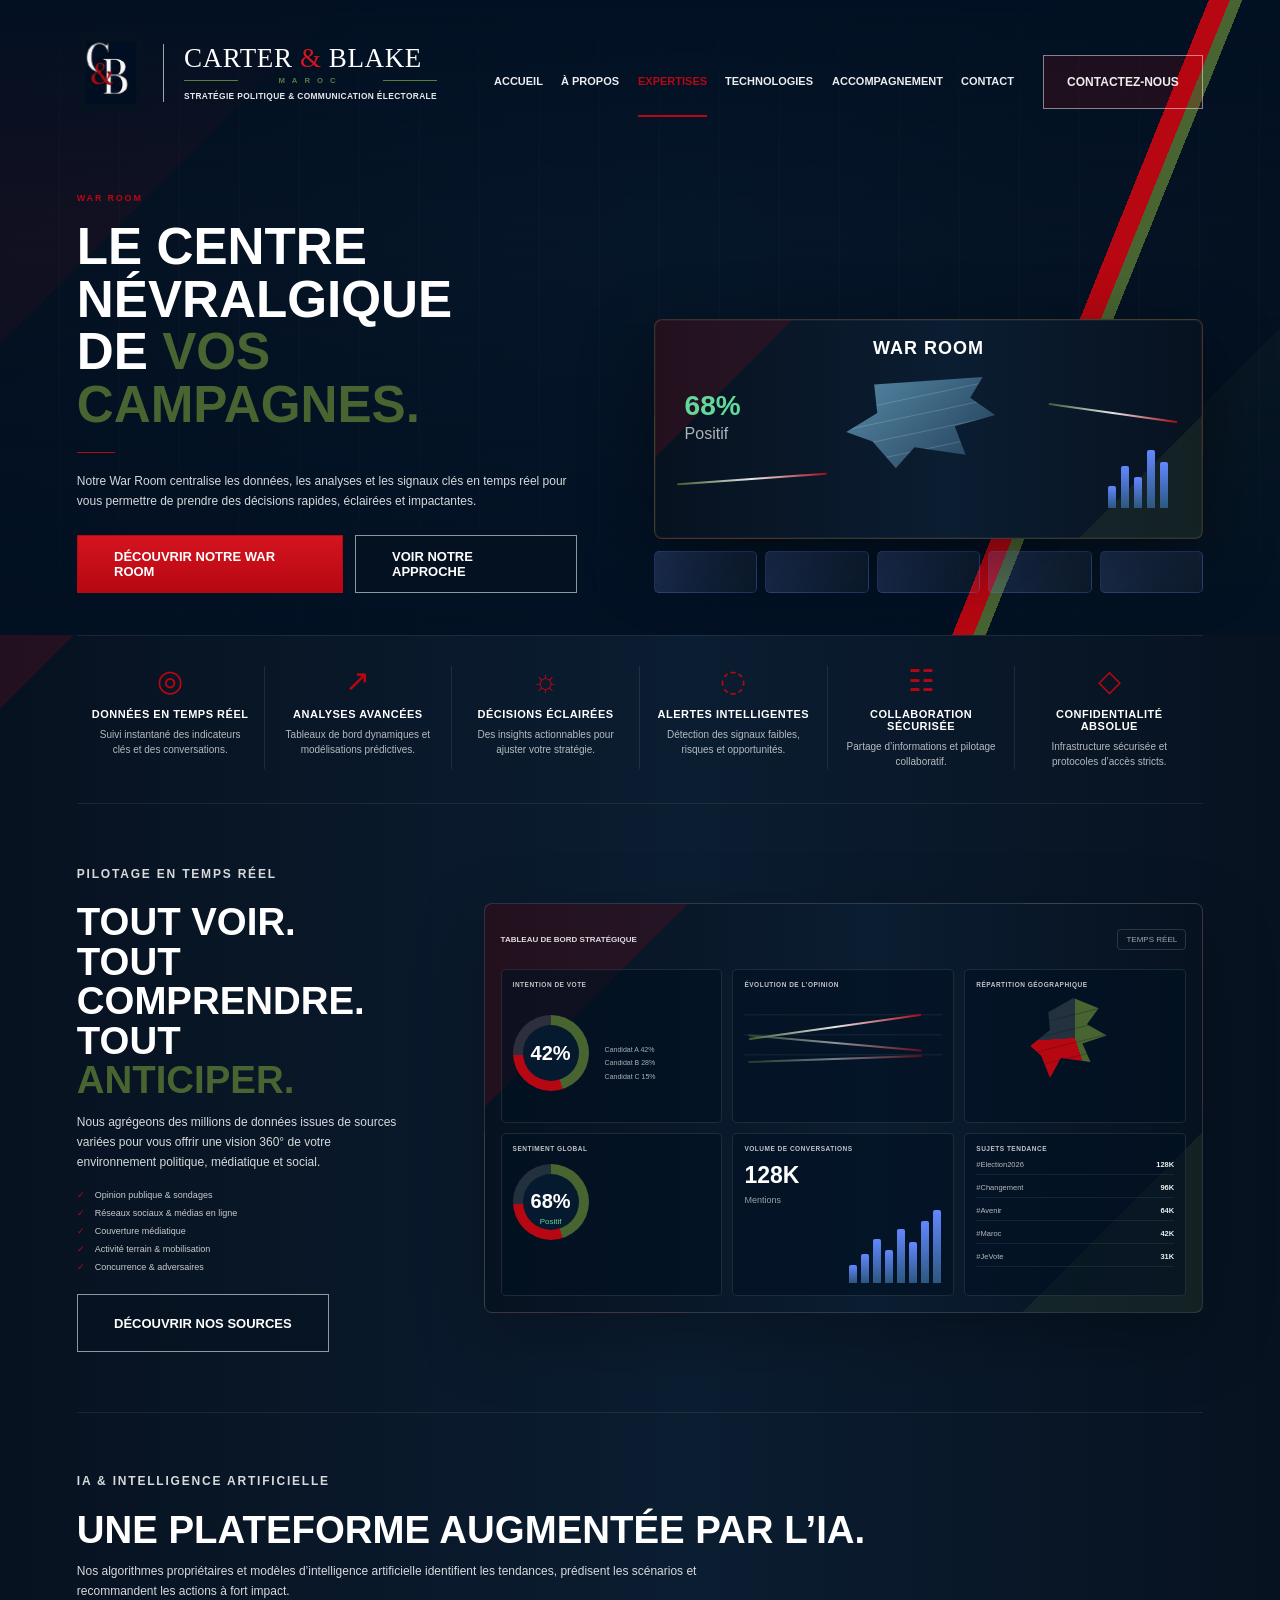
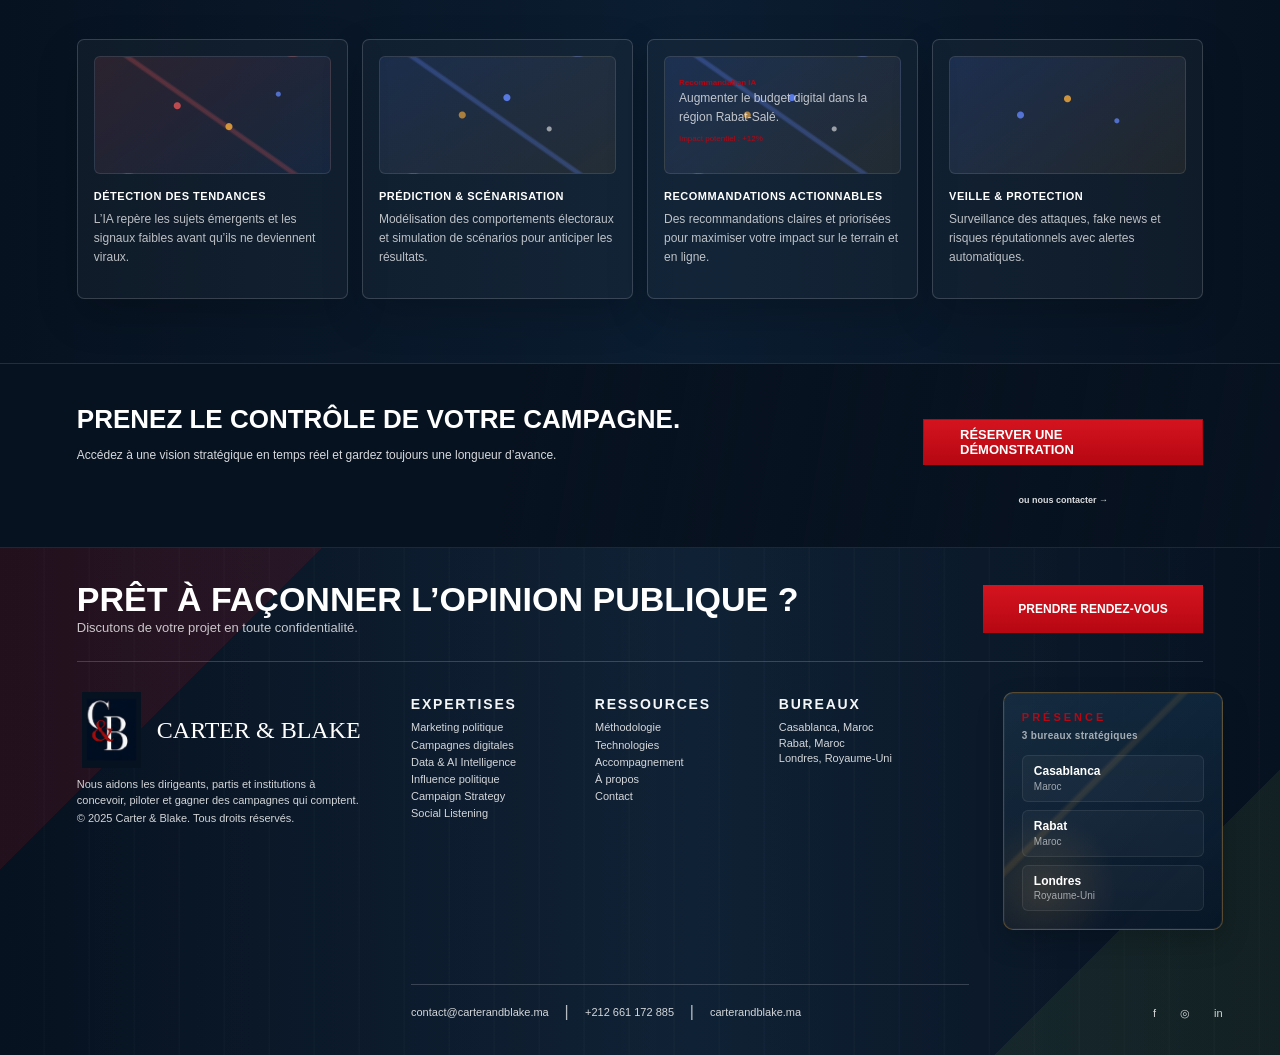
<file: war-room.html>
<!doctype html>
<html lang="fr">
  <head>
    <meta charset="utf-8">
    <meta name="viewport" content="width=device-width, initial-scale=1">
    <meta name="description" content="War Room Carter & Blake : centre de pilotage en temps réel pour campagnes politiques, data, alertes et intelligence artificielle.">
    <title>War Room - Carter &amp; Blake</title>
    <link rel="stylesheet" href="styles.css">
  </head>
  <body>
    <main class="page war-page">
      <section class="war-hero" id="war-room">
        <header class="topbar">
          <a class="brand" href="index.html#accueil" aria-label="Carter & Blake">
            <img src="assets/brand-mark-charte.png" alt="" aria-hidden="true">
            <span class="brand-rule"></span>
            <span class="brand-copy">
              <strong>Carter <span>&amp;</span> Blake</strong>
              <small>Stratégie politique &amp; communication électorale</small>
            </span>
          </a>
          <nav class="nav" aria-label="Navigation principale">
            <a href="index.html#accueil">Accueil</a>
            <a href="a-propos.html">À propos</a>
            <a class="is-active" href="expertises.html">Expertises</a>
            <a href="technologies.html">Technologies</a>
            <a href="accompagnement.html">Accompagnement</a>
            <a href="contact.html">Contact</a>
            <a class="nav-cta" href="contact.html">Contactez-nous</a>
          </nav>
        </header>

        <div class="war-hero-grid">
          <div class="war-hero-copy">
            <p class="war-kicker">War Room</p>
            <h1>Le centre névralgique<br>de <span>vos campagnes.</span></h1>
            <i aria-hidden="true"></i>
            <p>Notre War Room centralise les données, les analyses et les signaux clés en temps réel pour vous permettre de prendre des décisions rapides, éclairées et impactantes.</p>
            <div class="war-actions">
              <a class="button button-filled" href="#pilotage">Découvrir notre War Room</a>
              <a class="button button-outline" href="methodologie.html">Voir notre approche</a>
            </div>
          </div>

          <div class="war-command" aria-label="Aperçu du centre de pilotage War Room">
            <div class="command-wall">
              <strong>WAR ROOM</strong>
              <div class="wall-map">
                <span></span><span></span><span></span><span></span><span></span>
              </div>
              <div class="wall-line line-one"></div>
              <div class="wall-line line-two"></div>
              <div class="wall-bars"><span></span><span></span><span></span><span></span><span></span></div>
              <div class="wall-score"><b>68%</b><em>Positif</em></div>
            </div>
            <div class="command-desk">
              <span></span><span></span><span></span><span></span><span></span>
            </div>
          </div>
        </div>
      </section>

      <section class="war-capabilities" aria-label="Capacités War Room">
        <article><span>◎</span><h3>Données en temps réel</h3><p>Suivi instantané des indicateurs clés et des conversations.</p></article>
        <article><span>↗</span><h3>Analyses avancées</h3><p>Tableaux de bord dynamiques et modélisations prédictives.</p></article>
        <article><span>☼</span><h3>Décisions éclairées</h3><p>Des insights actionnables pour ajuster votre stratégie.</p></article>
        <article><span>◌</span><h3>Alertes intelligentes</h3><p>Détection des signaux faibles, risques et opportunités.</p></article>
        <article><span>☷</span><h3>Collaboration sécurisée</h3><p>Partage d’informations et pilotage collaboratif.</p></article>
        <article><span>◇</span><h3>Confidentialité absolue</h3><p>Infrastructure sécurisée et protocoles d’accès stricts.</p></article>
      </section>

      <section class="war-dashboard-section" id="pilotage">
        <div class="war-section-copy">
          <p class="war-kicker">Pilotage en temps réel</p>
          <h2>Tout voir.<br>Tout comprendre.<br>Tout <span>anticiper.</span></h2>
          <p>Nous agrégeons des millions de données issues de sources variées pour vous offrir une vision 360° de votre environnement politique, médiatique et social.</p>
          <ul>
            <li>Opinion publique &amp; sondages</li>
            <li>Réseaux sociaux &amp; médias en ligne</li>
            <li>Couverture médiatique</li>
            <li>Activité terrain &amp; mobilisation</li>
            <li>Concurrence &amp; adversaires</li>
          </ul>
          <a class="button button-outline" href="expertise-data-ai-intelligence.html">Découvrir nos sources</a>
        </div>

        <div class="war-dashboard" aria-label="Tableau de bord stratégique">
          <div class="dashboard-top">
            <strong>Tableau de bord stratégique</strong>
            <span>Temps réel</span>
          </div>
          <article class="dash-card intention">
            <h3>Intention de vote</h3>
            <div class="donut"><b>42%</b></div>
            <ul><li>Candidat A 42%</li><li>Candidat B 28%</li><li>Candidat C 15%</li></ul>
          </article>
          <article class="dash-card opinion">
            <h3>Évolution de l’opinion</h3>
            <div class="mini-lines"><span></span><span></span><span></span></div>
          </article>
          <article class="dash-card geo">
            <h3>Répartition géographique</h3>
            <div class="morocco-map"><span></span><span></span><span></span><span></span><span></span></div>
          </article>
          <article class="dash-card sentiment">
            <h3>Sentiment global</h3>
            <div class="gauge"><b>68%</b><em>Positif</em></div>
          </article>
          <article class="dash-card volume">
            <h3>Volume de conversations</h3>
            <strong>128K</strong><span>Mentions</span>
            <div class="volume-bars"><i></i><i></i><i></i><i></i><i></i><i></i><i></i><i></i></div>
          </article>
          <article class="dash-card trends">
            <h3>Sujets tendance</h3>
            <p><span>#Election2026</span><b>128K</b></p>
            <p><span>#Changement</span><b>96K</b></p>
            <p><span>#Avenir</span><b>64K</b></p>
            <p><span>#Maroc</span><b>42K</b></p>
            <p><span>#JeVote</span><b>31K</b></p>
          </article>
        </div>
      </section>

      <section class="war-ai-section">
        <div class="war-ai-head">
          <p class="war-kicker">IA &amp; intelligence artificielle</p>
          <h2>Une plateforme augmentée par l’IA.</h2>
          <p>Nos algorithmes propriétaires et modèles d’intelligence artificielle identifient les tendances, prédisent les scénarios et recommandent les actions à fort impact.</p>
        </div>
        <div class="war-ai-grid">
          <article>
            <div class="network-visual red"></div>
            <h3>Détection des tendances</h3>
            <p>L’IA repère les sujets émergents et les signaux faibles avant qu’ils ne deviennent viraux.</p>
          </article>
          <article>
            <div class="network-visual blue"></div>
            <h3>Prédiction &amp; scénarisation</h3>
            <p>Modélisation des comportements électoraux et simulation de scénarios pour anticiper les résultats.</p>
          </article>
          <article>
            <div class="recommendation-card">
              <b>Recommandation IA</b>
              <p>Augmenter le budget digital dans la région Rabat-Salé.</p>
              <span>Impact potentiel : +12%</span>
            </div>
            <h3>Recommandations actionnables</h3>
            <p>Des recommandations claires et priorisées pour maximiser votre impact sur le terrain et en ligne.</p>
          </article>
          <article>
            <div class="network-visual shield"></div>
            <h3>Veille &amp; protection</h3>
            <p>Surveillance des attaques, fake news et risques réputationnels avec alertes automatiques.</p>
          </article>
        </div>
      </section>

      <section class="war-final-cta">
        <div>
          <h2>Prenez le contrôle de votre campagne.</h2>
          <p>Accédez à une vision stratégique en temps réel et gardez toujours une longueur d’avance.</p>
        </div>
        <a class="button button-filled" href="contact.html">Réserver une démonstration</a>
        <a class="war-contact-link" href="contact.html">ou nous contacter →</a>
      </section>

      <footer class="footer" id="contact-footer">
        <div class="footer-cta">
          <div>
            <h2>Prêt à façonner l’opinion publique ?</h2>
            <p>Discutons de votre projet en toute confidentialité.</p>
          </div>
          <a href="contact.html">Prendre rendez-vous</a>
        </div>
        <div class="footer-main">
          <section class="footer-brand">
            <div class="footer-logo"><img src="assets/brand-mark-charte.png" alt=""><strong>Carter &amp; Blake</strong></div>
            <p>Nous aidons les dirigeants, partis et institutions à concevoir, piloter et gagner des campagnes qui comptent.</p>
            <small>© 2025 Carter &amp; Blake. Tous droits réservés.</small>
          </section>
          <section>
            <h3>Expertises</h3>
            <a href="expertise-political-marketing.html">Marketing politique</a>
            <a href="expertise-digital-campaigns.html">Campagnes digitales</a>
            <a href="expertise-data-ai-intelligence.html">Data &amp; AI Intelligence</a>
            <a href="expertise-political-influence.html">Influence politique</a>
            <a href="expertise-campaign-strategy.html">Campaign Strategy</a>
            <a href="expertise-social-listening.html">Social Listening</a>
          </section>
          <section>
            <h3>Ressources</h3>
            <a href="methodologie.html">Méthodologie</a>
            <a href="technologies.html">Technologies</a>
            <a href="accompagnement.html">Accompagnement</a>
            <a href="a-propos.html">À propos</a>
            <a href="contact.html">Contact</a>
          </section>
          <section>
            <h3>Bureaux</h3>
            <p>Casablanca, Maroc<br>Rabat, Maroc<br>Londres, Royaume-Uni</p>
          </section>
          <div class="contact-lines">
            <a href="mailto:contact@carterandblake.ma">contact@carterandblake.ma</a>
            <span>|</span>
            <a href="tel:+212661172885">+212 661 172 885</a>
            <span>|</span>
            <a href="https://carterandblake.ma">carterandblake.ma</a>
          </div>
          <div class="footer-presence" aria-label="Présence Carter & Blake">
            <p>Présence</p>
            <div class="presence-globe" aria-hidden="true">
              <span class="globe-orbit orbit-one"></span>
              <span class="globe-orbit orbit-two"></span>
              <span class="office-pin pin-casablanca"></span>
              <span class="office-pin pin-rabat"></span>
              <span class="office-pin pin-london"></span>
            </div>
            <ul class="presence-legend">
              <li><strong>Casablanca</strong><em>Maroc</em></li>
              <li><strong>Rabat</strong><em>Maroc</em></li>
              <li><strong>Londres</strong><em>Royaume-Uni</em></li>
            </ul>
          </div>
          <div class="socials" aria-label="Réseaux sociaux"><a href="https://facebook.com/carterandblakema">f</a><a href="https://instagram.com/carterandblakema">◎</a><a href="https://linkedin.com/company/carterandblakemaroc">in</a></div>
        </div>
      </footer>
    </main>
  </body>
</html>
</file>
<file: styles.css>
:root {
  --w: 863px;
  --wide-zoom: 1.46;
  --navy: #011022;
  --navy-2: #00172e;
  --ink: #111a2c;
  --gold: #e7a23a;
  --gold-2: #f0b54f;
  --paper: #f4f4f3;
  --muted: #596174;
  --sans: Arial, Helvetica, sans-serif;
  --serif: Georgia, "Times New Roman", serif;
}

* {
  box-sizing: border-box;
}

html,
body {
  margin: 0;
  min-height: 100%;
  background: #101010;
}

html {
  scroll-behavior: smooth;
}

body {
  display: flex;
  align-items: flex-start;
  justify-content: center;
  color: var(--ink);
  font-family: var(--sans);
  overflow-x: auto;
}

a {
  color: inherit;
  text-decoration: none;
  transition:
    color .22s ease,
    border-color .22s ease,
    background-color .22s ease,
    box-shadow .22s ease,
    opacity .22s ease,
    transform .22s ease;
}

.svg-defs {
  position: absolute;
  width: 0;
  height: 0;
  overflow: hidden;
}

.page {
  width: min(100%, var(--w));
  min-height: 100vh;
  overflow: hidden;
  background: var(--paper);
  box-shadow: 0 0 0 1px rgba(255,255,255,.08);
}

@media (min-width: 900px) {
  body {
    min-width: 1260px;
  }

  .page {
    width: var(--w);
    zoom: var(--wide-zoom);
  }
}

@media (min-width: 1500px) {
  :root {
    --wide-zoom: 1.6;
  }

  body {
    min-width: 1400px;
  }
}

svg {
  fill: none;
  stroke: currentColor;
  stroke-linecap: round;
  stroke-linejoin: round;
  stroke-width: 2.4;
}

.hero {
  position: relative;
  height: 486px;
  overflow: visible;
  color: #fff;
  background:
    radial-gradient(circle at 20% 25%, rgba(12,55,92,.5), transparent 35%),
    linear-gradient(105deg, #011022 0 48%, #03162c 48% 100%);
}

.mega-anchor {
  position: absolute;
  top: 0;
  left: 0;
  width: 0;
  height: 0;
}

.hero-visual {
  position: absolute;
  z-index: 0;
  top: 0;
  right: -3px;
  width: 482px;
  height: 486px;
  object-fit: cover;
  object-position: center top;
  filter: saturate(1.02) contrast(1.02);
}

.hero-veil {
  position: absolute;
  z-index: 1;
  inset: 0;
  background:
    linear-gradient(90deg, rgba(1,16,34,1) 0 43%, rgba(1,16,34,.35) 54%, rgba(1,16,34,0) 72%),
    linear-gradient(180deg, rgba(1,16,34,.92) 0, rgba(1,16,34,.74) 10%, transparent 27%);
  pointer-events: none;
}

.hero-light-lines {
  position: absolute;
  z-index: 2;
  top: 0;
  right: -3px;
  width: 482px;
  height: 486px;
  overflow: hidden;
  pointer-events: none;
  mix-blend-mode: screen;
  clip-path: inset(128px 0 0 0);
}

.light-line {
  position: absolute;
  left: var(--x);
  top: var(--y);
  width: var(--w);
  height: 1.4px;
  border-radius: 99px;
  background: linear-gradient(90deg, rgba(231,162,58,.08), rgba(240,181,79,.62), rgba(231,162,58,.08));
  box-shadow:
    0 0 3px rgba(240,181,79,.46),
    0 0 9px rgba(240,181,79,.2);
  opacity: .72;
  transform: rotate(var(--r));
  transform-origin: left center;
}

.light-line::before {
  content: "";
  position: absolute;
  inset: -3px -18px;
  background: linear-gradient(90deg, transparent 0 40%, rgba(255,249,220,.78) 49%, rgba(240,181,79,.72) 55%, transparent 68% 100%);
  filter: blur(.45px);
  transform: translateX(-115%);
  animation: heroLightRun var(--dur, 4.8s) cubic-bezier(.45,0,.25,1) infinite;
  animation-delay: var(--delay, 0s);
}

.line-a {
  display: none;
}

.line-b {
  --x: 0%;
  --y: 63%;
  --w: 98%;
  --r: -31deg;
  --dur: 6.2s;
  --delay: -2.1s;
}

.line-c {
  --x: 6%;
  --y: 42%;
  --w: 62%;
  --r: 29deg;
  --dur: 5.8s;
  --delay: -3.2s;
}

.line-d {
  --x: 45%;
  --y: 40%;
  --w: 57%;
  --r: -24deg;
  --dur: 5.3s;
  --delay: -3.1s;
}

.line-e {
  --x: 20%;
  --y: 96%;
  --w: 85%;
  --r: -28deg;
  --dur: 6.8s;
  --delay: -4.2s;
}

.line-f {
  display: none;
}

@keyframes heroLightRun {
  0%, 18% {
    opacity: 0;
    transform: translateX(-115%);
  }
  30% {
    opacity: 1;
  }
  72% {
    opacity: .94;
    transform: translateX(110%);
  }
  100% {
    opacity: 0;
    transform: translateX(125%);
  }
}

.topbar {
  position: relative;
  z-index: 30;
  display: flex;
  align-items: flex-start;
  gap: 18px;
  height: 86px;
  padding: 21px 28px 0 31px;
}

.brand {
  display: flex;
  align-items: center;
  width: 282px;
  min-width: 282px;
  color: #fff;
}

.brand img {
  width: 44px;
  height: 54px;
  object-fit: cover;
  object-position: left center;
}

.brand-rule {
  width: 1px;
  height: 44px;
  margin: 0 15px 0 14px;
  background: var(--gold);
}

.brand-copy strong {
  display: block;
  font-family: var(--serif);
  font-size: 21px;
  font-weight: 400;
  line-height: 1;
  text-transform: uppercase;
  letter-spacing: .6px;
  white-space: nowrap;
}

.brand-copy strong span,
.brand-copy small {
  color: var(--gold-2);
}

.brand-copy small {
  display: block;
  margin-top: 10px;
  font-size: 8px;
  font-weight: 800;
  letter-spacing: .8px;
  text-transform: uppercase;
  white-space: nowrap;
}

.brand-copy small::before,
.brand-copy small::after {
  content: "";
  display: inline-block;
  width: 18px;
  height: 1px;
  margin: 0 6px 3px;
  background: var(--gold);
}

.nav {
  display: flex;
  align-items: center;
  gap: 23px;
  flex: 1;
  min-width: 0;
  justify-content: flex-end;
  padding-top: 12px;
  font-size: 7px;
  font-weight: 800;
  line-height: 1;
  text-transform: uppercase;
}

.nav a {
  position: relative;
  white-space: nowrap;
  text-shadow: 0 1px 2px rgba(0,0,0,.45);
}

.nav-expertise {
  margin-bottom: -27px;
  padding-bottom: 27px;
}

.nav-expertise::after {
  content: "⌃";
  display: inline-block;
  margin-left: 5px;
  color: var(--gold);
  font-size: 9px;
  line-height: 0;
  transform: translateY(1px);
}

.nav-expertise::before {
  content: "";
  position: absolute;
  left: 0;
  right: 0;
  top: 25px;
  height: 1px;
  background: var(--gold);
  opacity: 0;
  transition: opacity .18s ease;
}

.hero:has(.nav-expertise:hover) .nav-expertise,
.hero:has(.nav-expertise:focus-visible) .nav-expertise,
.hero:has(.mega-menu:hover) .nav-expertise,
.hero:has(.mega-menu:focus-within) .nav-expertise,
.hero:has(.mega-anchor:target) .nav-expertise {
  color: var(--gold);
}

.hero:has(.nav-expertise:hover) .nav-expertise::before,
.hero:has(.nav-expertise:focus-visible) .nav-expertise::before,
.hero:has(.mega-menu:hover) .nav-expertise::before,
.hero:has(.mega-menu:focus-within) .nav-expertise::before,
.hero:has(.mega-anchor:target) .nav-expertise::before {
  opacity: 1;
}

.nav-cta {
  display: inline-flex;
  align-items: center;
  justify-content: center;
  width: 98px;
  height: 30px;
  margin-left: 4px;
  border: 1px solid var(--gold);
  font-size: 7px;
}

.mega-menu {
  position: absolute;
  z-index: 25;
  left: 19px;
  right: 19px;
  top: 72px;
  height: 360px;
  display: grid;
  grid-template-columns: 190px 1fr;
  grid-template-rows: 1fr 60px;
  overflow: hidden;
  visibility: hidden;
  pointer-events: none;
  opacity: 0;
  transform: translateY(-8px);
  color: var(--ink);
  background: rgba(248, 248, 247, .97);
  border: 1px solid rgba(255,255,255,.8);
  border-radius: 3px;
  box-shadow: 0 22px 56px rgba(0,0,0,.42);
  transition: opacity .18s ease, transform .18s ease, visibility .18s ease;
}

.hero:has(.nav-expertise:hover) .mega-menu,
.hero:has(.nav-expertise:focus-visible) .mega-menu,
.hero:has(.mega-menu:hover) .mega-menu,
.hero:has(.mega-menu:focus-within) .mega-menu,
.hero:has(.mega-anchor:target) .mega-menu {
  visibility: visible;
  pointer-events: auto;
  opacity: 1;
  transform: translateY(0);
}

.mega-intro {
  position: relative;
  grid-row: 1 / 3;
  overflow: hidden;
  background: linear-gradient(180deg, rgba(255,255,255,.98), rgba(247,247,246,.93) 58%, rgba(255,255,255,.18) 100%);
  border-right: 1px solid rgba(17,26,44,.14);
}

.mega-intro-copy {
  position: relative;
  z-index: 2;
  padding: 25px 22px 0;
}

.mega-intro h2 {
  margin: 0;
  color: var(--ink);
  font-family: var(--serif);
  font-size: 24px;
  font-weight: 400;
  line-height: 1.05;
}

.mega-intro h2 span {
  color: var(--gold);
}

.mega-intro i,
.mega-card i {
  display: block;
  width: 22px;
  height: 1px;
  margin: 13px 0 14px;
  background: var(--gold);
}

.mega-intro p {
  margin: 0;
  font-size: 9.5px;
  line-height: 1.55;
}

.mega-divider {
  display: none;
}

.mega-integrated {
  display: none;
}

.mega-integrated svg {
  width: 35px;
  height: 35px;
  color: var(--gold);
  stroke-width: 1.9;
}

.mega-integrated h3 {
  margin: 0 0 8px;
  color: var(--ink);
  font-size: 11px;
  font-weight: 900;
  line-height: 1.18;
  text-transform: uppercase;
}

.mega-integrated p {
  font-size: 8.5px;
  line-height: 1.55;
}

.mega-approach {
  display: inline-flex;
  align-items: center;
  justify-content: space-between;
  width: 139px;
  height: 24px;
  margin-top: 22px;
  padding: 0 9px;
  border: 1px solid var(--gold);
  color: var(--gold);
  font-size: 6.7px;
  font-weight: 900;
  text-transform: uppercase;
}

.mega-approach span {
  display: inline-flex;
  align-items: center;
  justify-content: center;
  width: 25px;
  height: 22px;
  margin-right: -9px;
  border-left: 1px solid rgba(231,162,58,.45);
  font-size: 14px;
}

.mega-intro img {
  display: none;
}

.mega-grid {
  display: grid;
  grid-template-columns: repeat(3, 1fr);
  grid-template-rows: repeat(2, 1fr);
  min-width: 0;
}

.mega-card {
  position: relative;
  isolation: isolate;
  display: flex;
  flex-direction: column;
  justify-content: center;
  min-width: 0;
  padding: 18px 22px;
  overflow: hidden;
  background-image:
    linear-gradient(90deg, rgba(255,255,255,.985), rgba(255,255,255,.94)),
    var(--card-bg);
  background-position: center;
  background-size: cover;
  border-right: 1px solid rgba(17,26,44,.12);
  border-bottom: 1px solid rgba(17,26,44,.12);
  transition: transform .28s ease, box-shadow .28s ease, border-color .28s ease, background-position .42s ease;
}

.mega-card::before,
.mega-card::after {
  content: "";
  position: absolute;
  inset: 0;
  pointer-events: none;
}

.mega-card::before {
  z-index: 0;
  opacity: 0;
  background:
    radial-gradient(circle at 20% 16%, rgba(231,162,58,.24), transparent 31%),
    linear-gradient(135deg, rgba(255,255,255,.2), rgba(255,247,232,.82));
  transition: opacity .28s ease;
}

.mega-card::after {
  z-index: 0;
  background: linear-gradient(115deg, transparent 0 34%, rgba(231,162,58,.22) 46%, transparent 58% 100%);
  opacity: 0;
  transform: translateX(-120%) skewX(-12deg);
  transition: opacity .24s ease, transform .7s ease;
}

.mega-card > * {
  position: relative;
  z-index: 1;
}

.mega-card:nth-child(3n) {
  border-right: 0;
}

.mega-card:nth-child(n + 4) {
  border-bottom: 0;
}

.mega-card svg {
  width: 34px;
  height: 34px;
  color: var(--gold);
  stroke-width: 1.8;
}

.mega-card h3 {
  margin: 9px 0 0;
  color: var(--ink);
  font-size: 11.4px;
  font-weight: 900;
  letter-spacing: .2px;
  line-height: 1.15;
  text-transform: uppercase;
}

.mega-card i {
  margin: 7px 0 9px;
  transition: width .24s ease, box-shadow .24s ease, background-color .24s ease;
}

.mega-card p {
  display: none;
}

.mega-card ul {
  display: none;
}

.mega-card li {
  margin: 0 0 3px;
  color: #101827;
  font-size: 7.3px;
  line-height: 1.18;
}

.mega-card a {
  position: static;
  display: inline-flex;
  gap: 8px;
  align-items: center;
  width: max-content;
  color: var(--gold);
  font-size: 7.8px;
  font-weight: 900;
}

.mega-card a span {
  font-size: 13px;
}

.mega-benefits {
  display: grid;
  grid-template-columns: repeat(4, 1fr);
  grid-column: 2;
  background: #fff;
  border-top: 1px solid rgba(17,26,44,.12);
}

.mega-benefits article {
  display: grid;
  grid-template-columns: 31px 1fr;
  gap: 9px;
  align-items: center;
  min-width: 0;
  padding: 0 12px;
  border-right: 1px solid rgba(17,26,44,.12);
}

.mega-benefits article:last-child {
  border-right: 0;
}

.mega-benefits span {
  display: inline-flex;
  align-items: center;
  justify-content: center;
  width: 28px;
  height: 28px;
  border-radius: 50%;
  color: #fff;
  background: var(--navy);
}

.mega-benefits svg {
  width: 18px;
  height: 18px;
  stroke-width: 2;
}

.mega-benefits h3 {
  margin: 0 0 4px;
  color: var(--ink);
  font-size: 7px;
  font-weight: 900;
  line-height: 1.1;
  text-transform: uppercase;
}

.mega-benefits p {
  margin: 0;
  color: #253044;
  font-size: 6.1px;
  line-height: 1.22;
}

.hero-copy {
  position: relative;
  z-index: 2;
  margin: 47px 0 0 34px;
  width: 390px;
}

.hero-copy h1 {
  margin: 0;
  font-family: var(--serif);
  font-weight: 400;
  font-size: 42px;
  line-height: .94;
  letter-spacing: 0;
}

.hero-copy h1 span {
  display: block;
}

.hero-copy h1 span:last-child {
  color: var(--gold-2);
}

.hero-copy i,
.section-heading i {
  display: block;
  width: 38px;
  height: 1px;
  margin: 17px 0 14px;
  background: var(--gold);
}

.hero-copy p {
  margin: 0 0 9px;
  font-size: 13.5px;
  line-height: 1.25;
  color: #f7f8fb;
}

.hero-actions {
  display: flex;
  gap: 18px;
  margin-top: 24px;
}

.button {
  display: inline-flex;
  align-items: center;
  justify-content: center;
  height: 32px;
  padding: 0 20px;
  border: 1px solid var(--gold);
  font-size: 8px;
  font-weight: 900;
  text-transform: uppercase;
}

.button-filled {
  min-width: 139px;
  color: #111827;
  background: linear-gradient(180deg, #f3bf65, #dfa13e);
}

.button-outline {
  min-width: 117px;
  color: #fff;
  background: rgba(1,16,34,.42);
}

.expertise {
  height: auto;
  padding: 18px 0 35px;
  background:
    radial-gradient(circle at 50% 20%, rgba(255,255,255,.96), rgba(244,244,243,.95) 58%, rgba(234,234,233,.85)),
    var(--paper);
}

.section-heading {
  text-align: center;
}

.section-heading p,
.insights-head p,
.partners > p {
  margin: 0 0 7px;
  color: var(--gold);
  font-size: 9px;
  font-weight: 900;
  letter-spacing: 3px;
  text-transform: uppercase;
}

.section-heading h2 {
  margin: 0;
  color: var(--ink);
  font-family: var(--serif);
  font-size: 27px;
  font-weight: 400;
  line-height: .95;
}

.section-heading h2 span {
  color: var(--gold);
}

.section-heading i {
  margin: 10px auto 0;
}

.cards {
  display: grid;
  grid-template-columns: repeat(6, 1fr);
  gap: 9px;
  width: 810px;
  margin: 17px auto 0;
}

.expertise-card {
  position: relative;
  height: 298px;
  isolation: isolate;
  overflow: hidden;
  border-radius: 8px;
  border: 1px solid rgba(255,255,255,.16);
  color: #fff;
  text-align: center;
  background: #031426;
  box-shadow: 0 3px 10px rgba(0,0,0,.24);
}

.expertise-card::before {
  content: "";
  position: absolute;
  inset: -10px;
  z-index: -2;
  background-image:
    linear-gradient(180deg, rgba(1,16,34,.03), rgba(1,16,34,.28) 44%, rgba(1,16,34,.78) 100%),
    radial-gradient(circle at 50% 28%, rgba(255,255,255,.18), transparent 38%),
    var(--bg);
  background-position: center;
  background-size: cover;
  filter: blur(2.6px) brightness(1.1) saturate(1.04);
  opacity: .94;
  transform: scale(1.06);
  transition: transform .7s cubic-bezier(.2,.7,.2,1), filter .7s cubic-bezier(.2,.7,.2,1);
}

.expertise-card::after {
  content: "";
  position: absolute;
  top: 5px;
  left: 9px;
  right: 9px;
  z-index: 2;
  height: 2px;
  border-radius: 99px;
  background: linear-gradient(90deg, var(--gold-2), #ffd48a);
  box-shadow: 0 0 10px rgba(231,162,58,.34);
  transform: scaleX(0);
  transform-origin: left center;
  animation: storyProgress 6.4s linear infinite;
  animation-delay: var(--story-delay, 0s);
}

.expertise-card:nth-child(2) { --story-delay: -1s; }
.expertise-card:nth-child(3) { --story-delay: -2s; }
.expertise-card:nth-child(4) { --story-delay: -3s; }
.expertise-card:nth-child(5) { --story-delay: -4s; }
.expertise-card:nth-child(6) { --story-delay: -5s; }

.expertise-card > * {
  position: relative;
  z-index: 1;
}

.expertise-card > .card-cleaner {
  position: absolute;
  left: 0;
  right: 0;
  bottom: 28px;
  z-index: 0;
  height: 118px;
  border-radius: 0;
  background:
    linear-gradient(180deg, rgba(1,16,34,0), rgba(1,16,34,.98) 18%, #011022 42%, #011022 74%, rgba(1,16,34,0));
  opacity: .96;
  pointer-events: none;
}

.story-bar {
  position: absolute;
  top: 8px;
  left: 9px;
  right: 9px;
  display: flex;
  align-items: center;
  gap: 4px;
  text-align: left;
  color: #fff;
  font-size: 5px;
  font-weight: 800;
  text-transform: uppercase;
}

.story-bar::before {
  content: "";
  position: absolute;
  top: -3px;
  left: 0;
  right: 0;
  height: 2px;
  border-radius: 99px;
  background: rgba(255,255,255,.22);
}

.story-bar b {
  display: inline-flex;
  align-items: center;
  justify-content: center;
  width: 17px;
  height: 17px;
  border-radius: 50%;
  color: var(--gold);
  background: #07182a;
  font-size: 5px;
  box-shadow: 0 4px 12px rgba(0,0,0,.24);
  transition: transform .25s ease, box-shadow .25s ease, background .25s ease;
}

.story-bar em {
  margin-left: auto;
  font-style: normal;
}

.expertise-card svg {
  width: 59px;
  height: 59px;
  margin-top: 78px;
  color: var(--gold);
  filter: drop-shadow(0 2px 8px rgba(0,0,0,.36));
}

.expertise-card h3 {
  margin: 13px 11px 0;
  font-size: 14px;
  font-weight: 900;
  line-height: .96;
  text-transform: uppercase;
}

.expertise-card h3::after {
  content: "";
  display: block;
  width: 33px;
  height: 2px;
  margin: 13px auto 0;
  background: var(--gold);
}

.expertise-card p {
  margin: 12px 13px 0;
  font-size: 8.5px;
  line-height: 1.35;
  color: rgba(255,255,255,.92);
}

.expertise-card a {
  position: absolute;
  left: 50%;
  bottom: 37px;
  transform: translateX(-50%);
  width: 70px;
  color: #fff;
  font-size: 8px;
}

.expertise-card a::before {
  content: "⌃";
  display: block;
  width: 19px;
  height: 19px;
  margin: 0 auto 5px;
  border: 1px solid var(--gold);
  border-radius: 50%;
  color: #fff;
  font-size: 14px;
  line-height: 20px;
}

@keyframes storyProgress {
  0% {
    opacity: .45;
    transform: scaleX(0);
  }
  72% {
    opacity: 1;
    transform: scaleX(1);
  }
  100% {
    opacity: 0;
    transform: scaleX(1);
  }
}

.proofs {
  display: grid;
  grid-template-columns: repeat(4, 1fr);
  gap: 26px;
  width: 807px;
  margin: 34px auto 0;
}

.proofs article {
  display: grid;
  grid-template-columns: 33px 1fr;
  gap: 12px;
  min-height: 56px;
  border-right: 1px solid rgba(231,162,58,.28);
}

.proofs article:last-child {
  border-right: 0;
}

.proofs svg {
  width: 32px;
  height: 32px;
  color: var(--gold);
}

.proofs h3 {
  margin: 2px 0 7px;
  font-size: 10px;
  font-weight: 900;
  letter-spacing: .4px;
  text-transform: uppercase;
}

.proofs p {
  margin: 0;
  font-size: 8.8px;
  line-height: 1.35;
}

.expertise-directory {
  display: grid;
  grid-template-columns: 230px 1fr;
  gap: 16px;
  width: 807px;
  margin: 34px auto 0;
  padding: 16px;
  border: 1px solid rgba(231,162,58,.22);
  border-radius: 6px;
  background:
    linear-gradient(120deg, rgba(255,255,255,.96), rgba(249,249,248,.9)),
    radial-gradient(circle at 6% 10%, rgba(231,162,58,.14), transparent 28%);
  box-shadow: 0 14px 36px rgba(1,16,34,.08);
}

.expertise-directory-head {
  min-width: 0;
  padding: 5px 15px 5px 3px;
  border-right: 1px solid rgba(231,162,58,.25);
}

.expertise-directory-head p {
  margin: 0 0 9px;
  color: var(--gold);
  font-size: 8px;
  font-weight: 900;
  letter-spacing: 2.8px;
  text-transform: uppercase;
}

.expertise-directory-head h3 {
  margin: 0;
  color: var(--ink);
  font-family: var(--serif);
  font-size: 20px;
  font-weight: 400;
  line-height: 1.08;
}

.expertise-directory-list {
  display: grid;
  grid-template-columns: repeat(3, minmax(0, 1fr));
  gap: 8px;
}

.expertise-directory-list a {
  position: relative;
  display: grid;
  grid-template-columns: 25px 28px 1fr;
  gap: 9px;
  align-items: start;
  min-height: 66px;
  padding: 8px 10px;
  overflow: hidden;
  border: 1px solid rgba(17,26,44,.08);
  border-radius: 4px;
  background: #fff;
  box-shadow: 0 5px 14px rgba(1,16,34,.04);
}

.expertise-directory-list a::before {
  content: "";
  position: absolute;
  inset: 0;
  background: linear-gradient(90deg, transparent, rgba(231,162,58,.12), transparent);
  opacity: 0;
  transform: translateX(-70%);
  transition: opacity .24s ease, transform .36s ease;
}

.expertise-directory-list span,
.expertise-directory-list svg,
.expertise-directory-list strong,
.expertise-directory-list div,
.expertise-directory-list p {
  position: relative;
  z-index: 1;
}

.expertise-directory-list span {
  color: var(--gold);
  font-size: 7.5px;
  font-weight: 900;
  letter-spacing: 1px;
}

.expertise-directory-list svg {
  width: 25px;
  height: 25px;
  color: var(--gold);
  stroke-width: 1.75;
}

.expertise-directory-list strong {
  display: block;
  color: var(--ink);
  font-size: 8.6px;
  font-weight: 900;
  line-height: 1.12;
  text-transform: uppercase;
}

.expertise-directory-list p {
  margin: 4px 0 0;
  color: #4b5566;
  font-size: 7px;
  line-height: 1.32;
}

.expertise-directory-list a:hover,
.expertise-directory-list a:focus-visible {
  border-color: rgba(231,162,58,.55);
  box-shadow: 0 12px 24px rgba(1,16,34,.1);
  transform: translateY(-3px);
}

.expertise-directory-list a:hover::before,
.expertise-directory-list a:focus-visible::before {
  opacity: 1;
  transform: translateX(70%);
}

.expertise-directory-list a:hover svg,
.expertise-directory-list a:focus-visible svg {
  color: var(--gold-2);
  filter: drop-shadow(0 4px 10px rgba(231,162,58,.22));
  transform: scale(1.08);
}

.stats {
  display: grid;
  grid-template-columns: repeat(5, 1fr);
  height: 81px;
  padding: 13px 30px 0;
  color: #fff;
  background: linear-gradient(90deg, #011022, #031a32 52%, #011022);
}

.stats article {
  position: relative;
  display: grid;
  grid-template-columns: 35px 1fr;
  grid-template-rows: 32px 15px;
  align-items: center;
  column-gap: 10px;
  padding-left: 8px;
}

.stats article:not(:last-child)::after {
  content: "";
  position: absolute;
  top: 5px;
  right: 0;
  width: 1px;
  height: 50px;
  background: rgba(231,162,58,.38);
}

.stats svg {
  grid-row: 1 / span 2;
  width: 31px;
  height: 31px;
  color: var(--gold);
}

.stats strong {
  align-self: end;
  font-family: var(--serif);
  font-size: 25px;
  font-weight: 400;
  line-height: 1;
}

.stats span {
  font-size: 7px;
  color: rgba(255,255,255,.86);
}

.method {
  position: relative;
  height: 298px;
  padding-top: 18px;
  overflow: hidden;
  background:
    radial-gradient(circle at 50% 0%, rgba(231,162,58,.12), transparent 36%),
    linear-gradient(180deg, #fbfbfa 0%, #f4f3f0 100%);
}

.method::before {
  content: "";
  position: absolute;
  inset: 0;
  background-image:
    linear-gradient(rgba(1,16,34,.035) 1px, transparent 1px),
    linear-gradient(90deg, rgba(1,16,34,.035) 1px, transparent 1px);
  background-size: 44px 44px;
  mask-image: radial-gradient(circle at 50% 38%, #000 0 44%, transparent 72%);
  pointer-events: none;
}

.method > * {
  position: relative;
  z-index: 1;
}

.method .section-heading h2 {
  font-size: 25px;
}

.method-steps {
  position: relative;
  display: grid;
  grid-template-columns: repeat(5, 1fr);
  gap: 8px;
  width: 780px;
  margin: 22px auto 0;
  padding: 16px 18px 17px;
  text-align: left;
  border: 1px solid rgba(1,16,34,.08);
  border-radius: 12px;
  background: rgba(255,255,255,.72);
  box-shadow: 0 14px 40px rgba(1,16,34,.08);
  backdrop-filter: blur(10px);
}

.method-steps::before,
.method-steps::after {
  content: "";
  position: absolute;
  left: 62px;
  right: 62px;
  top: 48px;
  height: 2px;
  border-radius: 99px;
}

.method-steps::before {
  background: rgba(1,16,34,.12);
}

.method-steps::after {
  background: linear-gradient(90deg, transparent 0%, var(--gold) 18%, var(--gold-2) 52%, transparent 100%);
  transform-origin: left center;
  animation: methodRail 4.8s ease-in-out infinite;
}

.method-steps article {
  position: relative;
  min-width: 0;
  padding: 50px 11px 0;
  border-radius: 10px;
  transition: background-color .28s ease, box-shadow .28s ease, transform .28s ease;
}

.method-steps article:not(:last-child)::after {
  content: "";
  position: absolute;
  top: 42px;
  right: -10px;
  z-index: 2;
  width: 12px;
  height: 12px;
  border-top: 2px solid var(--gold);
  border-right: 2px solid var(--gold);
  transform: rotate(45deg);
  opacity: .74;
}

.round {
  position: absolute;
  top: 0;
  left: 50%;
  z-index: 3;
  display: inline-flex;
  align-items: center;
  justify-content: center;
  width: 48px;
  height: 48px;
  border-radius: 50%;
  color: #fff;
  background:
    radial-gradient(circle at 32% 22%, rgba(255,255,255,.18), transparent 28%),
    #04162b;
  box-shadow:
    0 0 0 5px rgba(255,255,255,.82),
    0 12px 22px rgba(1,16,34,.22),
    inset 0 0 0 1px rgba(255,255,255,.12);
  transform: translateX(-50%);
}

.round svg {
  width: 27px;
  height: 27px;
}

.method-steps b {
  display: inline-flex;
  align-items: center;
  justify-content: center;
  min-width: 24px;
  height: 18px;
  margin: 0 0 6px;
  border-radius: 99px;
  background: rgba(231,162,58,.1);
  color: var(--gold);
  font-size: 9px;
  font-weight: 900;
}

.method-steps h3 {
  margin: 0 0 8px;
  color: var(--ink);
  font-size: 8.5px;
  font-weight: 900;
  letter-spacing: .2px;
  text-transform: uppercase;
}

.method-steps p {
  margin: 0;
  text-align: left;
  color: #1f2937;
  font-size: 7.1px;
  line-height: 1.45;
}

.method-steps p::first-line {
  color: inherit;
}

@keyframes methodRail {
  0%, 12% {
    opacity: .2;
    transform: scaleX(.02);
  }
  62% {
    opacity: 1;
    transform: scaleX(1);
  }
  100% {
    opacity: 0;
    transform: scaleX(1);
  }
}

.partners {
  min-height: 112px;
  padding: 16px 24px 18px;
  color: #fff;
  text-align: center;
  background: linear-gradient(90deg, #011022, #031a32 50%, #011022);
}

.partners > p {
  margin-bottom: 15px;
}

.partner-logos {
  display: grid;
  grid-template-columns: repeat(3, minmax(0, 1fr));
  align-items: center;
  justify-content: center;
  gap: 8px;
  max-width: 760px;
  margin: 0 auto;
}

.partner-logos a {
  position: relative;
  display: inline-flex;
  align-items: center;
  justify-content: center;
  gap: 7px;
  width: 100%;
  min-width: 0;
  min-height: 28px;
  padding: 5px 8px;
  overflow: hidden;
  color: var(--ink);
  border: 1px solid rgba(255,255,255,.78);
  border-radius: 999px;
  background: #fff;
  box-shadow: 0 10px 24px rgba(0,0,0,.14);
}

.partner-logos img {
  display: block;
  width: auto;
  max-width: 54px;
  height: 17px;
  object-fit: contain;
  filter: grayscale(1) brightness(0) contrast(1.1);
  opacity: .9;
}

.partner-logos span {
  font-size: 7.5px;
  font-weight: 800;
  letter-spacing: .3px;
  text-transform: uppercase;
}

.partner-logos .partner-lockup img {
  max-width: 78px;
  max-height: 22px;
  height: auto;
  filter: grayscale(1) brightness(0) contrast(1.1);
  opacity: .9;
}

.partner-logos .partner-lockup span {
  position: absolute;
  width: 1px;
  height: 1px;
  padding: 0;
  margin: -1px;
  overflow: hidden;
  clip: rect(0 0 0 0);
  white-space: nowrap;
  border: 0;
}

.insights {
  height: auto;
  padding: 31px 0 38px;
  background: var(--paper);
}

.insights-head {
  display: flex;
  align-items: flex-start;
  justify-content: space-between;
  width: 633px;
  margin: 0 auto 18px;
}

.insights-head h2 {
  margin: 0;
  font-family: var(--serif);
  font-size: 22px;
  font-weight: 400;
}

.insights-head a {
  display: inline-flex;
  align-items: center;
  justify-content: center;
  width: 93px;
  height: 27px;
  border: 1px solid var(--gold);
  color: var(--gold);
  font-size: 6px;
  font-weight: 900;
  text-transform: uppercase;
}

.article-grid {
  display: grid;
  grid-template-columns: repeat(3, 1fr);
  gap: 12px;
  width: 633px;
  margin: 0 auto;
}

.article-grid article {
  height: 149px;
  overflow: hidden;
  border-radius: 3px;
  background: #fff;
  box-shadow: 0 4px 16px rgba(11,20,32,.1);
}

.article-grid figure {
  position: relative;
  height: 77px;
  margin: 0;
  overflow: hidden;
}

.article-grid img {
  width: 100%;
  height: 100%;
  object-fit: cover;
  filter: contrast(1.02) saturate(1.02);
}

.article-grid figure span {
  position: absolute;
  left: 8px;
  top: 7px;
  display: inline-flex;
  align-items: center;
  height: 16px;
  padding: 0 7px;
  color: #111827;
  background: var(--gold);
  font-size: 6px;
  font-weight: 900;
  text-transform: uppercase;
}

.article-grid h3 {
  margin: 9px 12px 7px;
  min-height: 33px;
  font-family: var(--serif);
  font-size: 10.5px;
  font-weight: 700;
  line-height: 1.15;
}

.article-grid a {
  margin-left: 12px;
  color: var(--gold);
  font-size: 8px;
  font-weight: 800;
}

.newsletter {
  padding: 22px 24px 24px;
  background: linear-gradient(180deg, var(--paper) 0%, #f5f4f1 100%);
}

.newsletter-shell {
  position: relative;
  display: grid;
  grid-template-columns: 1.1fr 1fr 140px;
  align-items: center;
  gap: 18px;
  width: 807px;
  min-height: 104px;
  margin: 0 auto;
  padding: 18px 20px;
  overflow: hidden;
  color: #fff;
  border: 1px solid rgba(231,162,58,.28);
  border-radius: 8px;
  background:
    radial-gradient(circle at 92% 18%, rgba(231,162,58,.24), transparent 28%),
    linear-gradient(112deg, #011022 0%, #031a32 58%, #061122 100%);
  box-shadow: 0 18px 44px rgba(1,16,34,.16);
}

.newsletter-shell::before {
  content: "";
  position: absolute;
  inset: 0;
  background:
    linear-gradient(90deg, transparent, rgba(255,255,255,.08), transparent),
    repeating-linear-gradient(90deg, transparent 0 35px, rgba(255,255,255,.035) 36px 37px);
  opacity: .65;
  pointer-events: none;
}

.newsletter-shell > * {
  position: relative;
  z-index: 1;
}

.newsletter-copy p {
  margin: 0 0 6px;
  color: var(--gold);
  font-size: 8px;
  font-weight: 900;
  letter-spacing: 2.6px;
  text-transform: uppercase;
}

.newsletter-copy h2 {
  margin: 0 0 7px;
  font-family: var(--serif);
  font-size: 23px;
  font-weight: 400;
  line-height: 1.05;
}

.newsletter-copy span {
  display: block;
  max-width: 320px;
  color: rgba(255,255,255,.78);
  font-size: 8px;
  line-height: 1.45;
}

.newsletter-form label {
  display: block;
  margin-bottom: 7px;
  color: rgba(255,255,255,.7);
  font-size: 7px;
  font-weight: 900;
  letter-spacing: 1.4px;
  text-transform: uppercase;
}

.newsletter-form div {
  display: grid;
  grid-template-columns: 1fr 94px;
  height: 34px;
  border: 1px solid rgba(231,162,58,.42);
  background: rgba(255,255,255,.07);
}

.newsletter-form input {
  min-width: 0;
  padding: 0 11px;
  color: #fff;
  border: 0;
  outline: 0;
  background: transparent;
  font: inherit;
  font-size: 8px;
}

.newsletter-form input::placeholder {
  color: rgba(255,255,255,.44);
}

.newsletter-form div:focus-within {
  border-color: var(--gold-2);
  box-shadow: 0 0 0 3px rgba(231,162,58,.12);
}

.newsletter-form button {
  color: #08111f;
  border: 0;
  background: linear-gradient(180deg, #f6bc61, #e7a23a);
  font-size: 7px;
  font-weight: 900;
  text-transform: uppercase;
  cursor: pointer;
}

.newsletter-form small {
  display: block;
  margin-top: 7px;
  color: rgba(255,255,255,.56);
  font-size: 6.5px;
}

.newsletter-signal {
  display: grid;
  grid-template-columns: 1fr;
  gap: 5px;
  justify-items: stretch;
}

.newsletter-signal b,
.newsletter-signal span {
  display: flex;
  align-items: center;
  min-height: 22px;
  padding: 0 10px;
  border: 1px solid rgba(255,255,255,.1);
  border-radius: 999px;
  background: rgba(255,255,255,.055);
  font-size: 7px;
  font-weight: 900;
}

.newsletter-signal b {
  color: var(--gold);
  background: rgba(231,162,58,.13);
}

.newsletter-signal span::before {
  content: "";
  width: 5px;
  height: 5px;
  margin-right: 7px;
  border-radius: 50%;
  background: var(--gold);
  box-shadow: 0 0 12px rgba(231,162,58,.7);
}

@media (max-width: 899px) {
  .expertise-directory {
    grid-template-columns: 1fr;
    gap: 14px;
    width: calc(100% - 28px);
    margin-top: 28px;
    padding: 15px;
  }

  .expertise-directory-head {
    padding: 0 0 13px;
    border-right: 0;
    border-bottom: 1px solid rgba(231,162,58,.25);
  }

  .expertise-directory-head p {
    font-size: 8px;
  }

  .expertise-directory-head h3 {
    font-size: 24px;
  }

  .expertise-directory-list {
    grid-template-columns: 1fr;
    gap: 9px;
  }

  .expertise-directory-list a {
    grid-template-columns: 29px 33px 1fr;
    min-height: 78px;
    padding: 10px 12px;
  }

  .expertise-directory-list span {
    font-size: 9px;
  }

  .expertise-directory-list svg {
    width: 30px;
    height: 30px;
  }

  .expertise-directory-list strong {
    font-size: 11px;
  }

  .expertise-directory-list p {
    margin-top: 5px;
    font-size: 9px;
  }

  .newsletter {
    padding: 22px 14px 26px;
  }

  .newsletter-shell {
    grid-template-columns: 1fr;
    gap: 14px;
    width: 100%;
    min-height: 0;
    padding: 18px;
  }

  .newsletter-copy span {
    max-width: none;
  }

  .newsletter-form div {
    grid-template-columns: 1fr 98px;
  }

  .newsletter-signal {
    grid-template-columns: repeat(3, minmax(0, 1fr));
  }

  .newsletter-signal b {
    grid-column: 1 / -1;
  }
}

.footer {
  position: relative;
  color: #fff;
  overflow: hidden;
  background:
    radial-gradient(circle at 72% 16%, rgba(231,162,58,.13), transparent 30%),
    radial-gradient(circle at 28% 0, rgba(13,54,89,.62), transparent 42%),
    linear-gradient(90deg, #011022, #031a32 52%, #011022);
}

.footer::before {
  content: "";
  position: absolute;
  inset: 0;
  background:
    linear-gradient(90deg, transparent, rgba(255,255,255,.045), transparent),
    repeating-linear-gradient(90deg, transparent 0 43px, rgba(255,255,255,.03) 44px 45px);
  opacity: .55;
  pointer-events: none;
}

.footer-cta,
.footer-main {
  position: relative;
  z-index: 1;
  width: 807px;
  margin: 0 auto;
}

.footer-cta {
  display: grid;
  grid-template-columns: 1fr 132px;
  gap: 18px;
  align-items: center;
  padding: 18px 0 14px;
  border-bottom: 1px solid rgba(231,162,58,.2);
}

.footer-cta > div {
  min-width: 0;
}

.footer-cta h2 {
  margin: 0;
  font-family: var(--serif);
  font-size: 21px;
  font-weight: 400;
  line-height: 1;
}

.footer-cta p {
  margin: 4px 0 0;
  color: rgba(255,255,255,.76);
  font-size: 8px;
}

.footer-cta a {
  display: inline-flex;
  align-items: center;
  justify-content: center;
  height: 34px;
  width: 100%;
  color: #111827;
  background: linear-gradient(180deg, #f3bf65, #dfa13e);
  font-size: 7px;
  font-weight: 900;
  text-transform: uppercase;
}

.footer-main {
  display: grid;
  grid-template-columns: 220px 98px 102px 128px 1fr;
  gap: 18px;
  align-items: start;
  padding: 18px 0 22px;
}

.footer-main section {
  position: relative;
  z-index: 2;
}

.footer-logo {
  display: flex;
  align-items: center;
  gap: 10px;
  margin-bottom: 9px;
}

.footer-logo img {
  width: 46px;
  height: 50px;
  object-fit: cover;
}

.footer-logo strong {
  font-family: var(--serif);
  font-size: 17px;
  font-weight: 400;
  line-height: 1;
  text-transform: uppercase;
}

.footer-brand p,
.footer-main section p,
.footer-main a,
.footer-brand small {
  margin: 0;
  color: rgba(255,255,255,.82);
  font-size: 7px;
  line-height: 1.38;
}

.footer-brand p {
  max-width: 185px;
  margin-bottom: 14px;
}

.footer-main h3 {
  margin: 4px 0 8px;
  color: rgba(255,255,255,.96);
  font-size: 9px;
  font-weight: 900;
  letter-spacing: 1.8px;
  text-transform: uppercase;
}

.footer-main section a {
  display: block;
  margin-bottom: 2px;
}

.footer-presence {
  position: relative;
  grid-column: 5;
  grid-row: 1;
  width: 100%;
  max-width: 154px;
  justify-self: end;
  align-self: start;
  padding: 10px;
  overflow: hidden;
  border: 1px solid rgba(231,162,58,.22);
  border-radius: 5px;
  background:
    radial-gradient(circle at 48% 42%, rgba(231,162,58,.16), transparent 25%),
    linear-gradient(145deg, rgba(255,255,255,.08), rgba(255,255,255,.025));
  box-shadow: inset 0 0 0 1px rgba(255,255,255,.035), 0 12px 28px rgba(0,0,0,.18);
}

.footer-presence::before {
  content: "";
  position: absolute;
  inset: 0;
  background:
    linear-gradient(90deg, transparent 0 23%, rgba(255,255,255,.05) 24% 24.5%, transparent 25% 49%, rgba(255,255,255,.05) 50% 50.5%, transparent 51% 75%, rgba(255,255,255,.05) 76% 76.5%, transparent 77%),
    linear-gradient(180deg, transparent 0 32%, rgba(255,255,255,.04) 33% 33.5%, transparent 34% 66%, rgba(255,255,255,.04) 67% 67.5%, transparent 68%);
  opacity: .7;
}

.footer-presence::after {
  content: "";
  position: absolute;
  left: 50%;
  top: 45%;
  width: 76px;
  height: 76px;
  border-radius: 50%;
  border: 1px solid rgba(231,162,58,.1);
  box-shadow: inset 10px 0 22px rgba(255,255,255,.035), inset -14px 0 28px rgba(0,0,0,.18);
  transform: translate(-50%, -50%);
}

.footer-presence p,
.presence-globe,
.presence-globe span,
.presence-legend,
.presence-legend li,
.footer-presence strong,
.footer-presence em {
  position: relative;
  z-index: 1;
}

.footer-presence p {
  margin: 0 0 8px;
  color: var(--gold);
  font-size: 6.5px;
  font-weight: 900;
  letter-spacing: 1.8px;
  text-transform: uppercase;
}

.presence-globe {
  height: 72px;
  margin: 0 0 9px;
  border-radius: 999px;
  background:
    radial-gradient(circle at 50% 45%, rgba(231,162,58,.12), transparent 8%),
    radial-gradient(circle at 50% 45%, rgba(8,27,47,.85) 0 43%, rgba(255,255,255,.025) 44% 45%, transparent 46%),
    radial-gradient(ellipse at 50% 45%, rgba(255,255,255,.05), transparent 67%);
}

.presence-globe::before,
.presence-globe::after {
  content: "";
  position: absolute;
  left: 50%;
  top: 45%;
  width: 70px;
  height: 70px;
  border: 1px solid rgba(231,162,58,.16);
  border-radius: 50%;
  transform: translate(-50%, -50%);
}

.presence-globe::after {
  width: 33px;
  border-left-color: rgba(231,162,58,.22);
  border-right-color: rgba(231,162,58,.22);
  border-top-color: transparent;
  border-bottom-color: transparent;
}

.globe-orbit {
  position: absolute;
  left: 50%;
  top: 45%;
  width: 86px;
  height: 34px;
  border: 1px solid rgba(231,162,58,.18);
  border-radius: 50%;
}

.orbit-one {
  transform: translate(-50%, -50%) rotate(-17deg);
}

.orbit-two {
  opacity: .7;
  transform: translate(-50%, -50%) rotate(19deg);
}

.office-pin {
  position: absolute;
  width: 7px;
  height: 7px;
  border-radius: 50%;
  background: var(--gold);
  box-shadow: 0 0 0 4px rgba(231,162,58,.12), 0 0 14px rgba(231,162,58,.75);
}

.office-pin::after {
  content: "";
  position: absolute;
  inset: -8px;
  border: 1px solid rgba(231,162,58,.18);
  border-radius: 50%;
  animation: pinPulse 2.6s ease-out infinite;
}

.pin-casablanca {
  left: 43%;
  top: 54%;
}

.pin-rabat {
  left: 44.5%;
  top: 48%;
}

.pin-london {
  left: 48%;
  top: 31%;
}

.presence-legend {
  display: grid;
  grid-template-columns: 1fr;
  align-content: center;
  gap: 6px;
  margin: 0;
  padding: 0;
  list-style: none;
}

.presence-legend li {
  display: grid;
  grid-template-columns: 7px 1fr;
  column-gap: 5px;
  min-width: 0;
  padding: 0;
}

.presence-legend li::before {
  content: "";
  width: 5px;
  height: 5px;
  margin-top: 1px;
  border-radius: 50%;
  background: var(--gold);
  box-shadow: 0 0 10px rgba(231,162,58,.65);
}

.footer-presence strong {
  display: block;
  grid-column: 2;
  color: #fff;
  overflow: hidden;
  font-size: 6.8px;
  font-weight: 900;
  line-height: 1.05;
  text-overflow: ellipsis;
  white-space: nowrap;
}

.footer-presence em {
  display: block;
  grid-column: 2;
  margin-top: 2px;
  color: rgba(255,255,255,.58);
  overflow: hidden;
  font-size: 5.9px;
  font-style: normal;
  line-height: 1;
  text-overflow: ellipsis;
  white-space: nowrap;
}

@keyframes pinPulse {
  0% {
    opacity: .78;
    transform: scale(.45);
  }
  100% {
    opacity: 0;
    transform: scale(1.65);
  }
}

.contact-lines {
  grid-column: 2 / 5;
  grid-row: 2;
  display: flex;
  align-items: center;
  gap: 9px;
  margin-top: 12px;
  padding-top: 12px;
  border-top: 1px solid rgba(255,255,255,.1);
  white-space: nowrap;
}

.contact-lines span {
  color: rgba(255,255,255,.7);
}

.socials {
  grid-column: 5;
  grid-row: 2;
  display: flex;
  justify-self: end;
  align-self: end;
  gap: 14px;
  color: #fff;
  font-size: 12px;
}

/* Interactive polish */
.brand,
.nav a,
.button,
.nav-cta,
.mega-approach,
.mega-card a,
.expertise-card,
.expertise-card a,
.insights-head a,
.article-grid article,
.article-grid a,
.partner-logos a,
.footer-cta a,
.footer-main a,
.socials a {
  will-change: transform;
}

.brand:hover {
  opacity: .88;
  transform: translateY(-1px);
}

.nav a {
  display: inline-flex;
  align-items: center;
}

.nav a:not(.nav-cta):hover,
.nav a:not(.nav-cta):focus-visible,
.footer-main a:hover,
.footer-main a:focus-visible,
.contact-lines a:hover,
.contact-lines a:focus-visible,
.socials a:hover,
.socials a:focus-visible {
  color: var(--gold-2);
  transform: translateY(-1px);
}

.footer-main a:hover,
.footer-main a:focus-visible,
.contact-lines a:hover,
.contact-lines a:focus-visible {
  transform: translateX(3px);
}

.button,
.nav-cta,
.mega-approach,
.insights-head a,
.newsletter-form button,
.footer-cta a {
  position: relative;
  isolation: isolate;
  overflow: hidden;
}

.button::after,
.nav-cta::after,
.mega-approach::after,
.insights-head a::after,
.newsletter-form button::after,
.footer-cta a::after {
  content: "";
  position: absolute;
  inset: -45% -55%;
  z-index: -1;
  background: linear-gradient(115deg, transparent 0 35%, rgba(255,255,255,.34) 46%, transparent 58% 100%);
  transform: translateX(-120%) skewX(-16deg);
  transition: transform .48s ease;
}

.button:hover,
.button:focus-visible,
.nav-cta:hover,
.nav-cta:focus-visible,
.mega-approach:hover,
.mega-approach:focus-visible,
.insights-head a:hover,
.insights-head a:focus-visible,
.newsletter-form button:hover,
.newsletter-form button:focus-visible,
.footer-cta a:hover,
.footer-cta a:focus-visible {
  border-color: var(--gold-2);
  box-shadow: 0 8px 22px rgba(231,162,58,.28);
  transform: translateY(-2px);
}

.button:hover::after,
.button:focus-visible::after,
.nav-cta:hover::after,
.nav-cta:focus-visible::after,
.mega-approach:hover::after,
.mega-approach:focus-visible::after,
.insights-head a:hover::after,
.insights-head a:focus-visible::after,
.newsletter-form button:hover::after,
.newsletter-form button:focus-visible::after,
.footer-cta a:hover::after,
.footer-cta a:focus-visible::after {
  transform: translateX(120%) skewX(-16deg);
}

.button-filled:hover,
.button-filled:focus-visible,
.newsletter-form button:hover,
.newsletter-form button:focus-visible,
.footer-cta a:hover,
.footer-cta a:focus-visible {
  color: #07111f;
  background: linear-gradient(180deg, #ffd286, #e7a23a);
}

.button-outline:hover,
.button-outline:focus-visible,
.nav-cta:hover,
.nav-cta:focus-visible,
.insights-head a:hover,
.insights-head a:focus-visible,
.mega-approach:hover,
.mega-approach:focus-visible {
  color: #fff;
  background: rgba(231,162,58,.16);
}

.mega-card a,
.article-grid a,
.expertise-card a {
  transition: color .22s ease, transform .22s ease;
}

.mega-card a:hover,
.mega-card a:focus-visible,
.article-grid a:hover,
.article-grid a:focus-visible {
  color: #c57a12;
  transform: translateX(4px);
}

.mega-card a:hover span,
.mega-card a:focus-visible span {
  transform: translateX(3px);
}

.mega-card a span {
  transition: transform .22s ease;
}

.mega-card:hover,
.mega-card:focus-within {
  z-index: 2;
  border-color: rgba(231,162,58,.38);
  box-shadow: inset 0 0 0 1px rgba(231,162,58,.35), 0 16px 32px rgba(1,16,34,.18);
  transform: translateY(-2px);
}

.mega-card:hover::before,
.mega-card:focus-within::before {
  opacity: 1;
}

.mega-card:hover::after,
.mega-card:focus-within::after {
  opacity: 1;
  transform: translateX(120%) skewX(-12deg);
}

.mega-card:hover h3,
.mega-card:focus-within h3 {
  color: #07111f;
}

.mega-card:hover i,
.mega-card:focus-within i {
  width: 42px;
  box-shadow: 0 0 12px rgba(231,162,58,.38);
}

.expertise-card {
  transition: transform .28s ease, box-shadow .28s ease, border-color .28s ease;
}

.expertise-card svg,
.round,
.proofs svg,
.mega-card svg,
.mega-benefits span,
.stats svg {
  transition: transform .25s ease, filter .25s ease, color .25s ease;
}

.expertise-card:hover {
  border-color: rgba(231,162,58,.42);
  box-shadow: 0 16px 34px rgba(1,16,34,.24);
  transform: translateY(-7px) scale(1.012);
}

.expertise-card:hover::before {
  filter: blur(2px) brightness(1.2) saturate(1.12);
  transform: scale(1.12);
}

.expertise-card:hover::after {
  animation-duration: 2.7s;
  box-shadow: 0 0 18px rgba(231,162,58,.58);
}

.expertise-card:hover .story-bar b {
  background: #0b2138;
  box-shadow: 0 0 0 3px rgba(231,162,58,.12), 0 8px 18px rgba(0,0,0,.28);
  transform: scale(1.08);
}

.expertise-card:hover svg,
.mega-card:hover svg,
.proofs article:hover svg,
.stats article:hover svg,
.mega-benefits article:hover span {
  color: var(--gold-2);
  filter: drop-shadow(0 4px 10px rgba(231,162,58,.24));
  transform: translateY(-2px) scale(1.06);
}

.method-steps article:hover {
  background: rgba(255,255,255,.76);
  box-shadow: 0 16px 30px rgba(1,16,34,.08);
  transform: translateY(-4px);
}

.method-steps article:hover .round {
  color: var(--gold-2);
  filter: drop-shadow(0 6px 14px rgba(231,162,58,.24));
  transform: translateX(-50%) translateY(-4px) scale(1.06);
}

.expertise-card a:hover,
.expertise-card a:focus-visible {
  color: var(--gold-2);
  transform: translate(-50%, -2px);
}

.article-grid article {
  transition: transform .28s ease, box-shadow .28s ease, background-color .28s ease;
}

.article-grid img {
  transition: transform .42s ease, filter .32s ease;
}

.article-grid figure span {
  transition: transform .25s ease, background-color .25s ease, color .25s ease;
}

.article-grid h3 {
  transition: color .22s ease;
}

.article-grid article:hover,
.article-grid article:focus-within {
  background: #fffdf8;
  box-shadow: 0 14px 32px rgba(11,20,32,.18);
  transform: translateY(-7px);
}

.article-grid article:hover img,
.article-grid article:focus-within img {
  filter: contrast(1.08) saturate(1.12);
  transform: scale(1.08);
}

.article-grid article:hover figure span,
.article-grid article:focus-within figure span {
  background: var(--gold-2);
  transform: translateY(-2px);
}

.article-grid article:hover h3,
.article-grid article:focus-within h3 {
  color: var(--gold);
}

.partner-logos a:hover,
.partner-logos a:focus-visible {
  border-color: rgba(231,162,58,.7);
  background: #fffaf0;
  box-shadow: 0 14px 28px rgba(0,0,0,.22), 0 0 0 3px rgba(231,162,58,.08);
  transform: translateY(-4px);
}

.partner-logos a:hover img,
.partner-logos a:focus-visible img {
  opacity: 1;
  filter: grayscale(1) brightness(0) contrast(1.18);
  transform: scale(1.05);
}

.partner-logos img {
  transition: opacity .22s ease, transform .22s ease, filter .22s ease;
}

a:focus-visible {
  outline: 2px solid var(--gold-2);
  outline-offset: 3px;
}

@media (prefers-reduced-motion: reduce) {
  html {
    scroll-behavior: auto;
  }

  *,
  *::before,
  *::after {
    transition-duration: .01ms !important;
    animation-duration: .01ms !important;
    animation-iteration-count: 1 !important;
  }
}

/* Full-wide desktop layout */
@media (min-width: 900px) {
  :root {
    --edge: clamp(52px, 6vw, 104px);
    --content-wide: min(1280px, calc(100vw - (var(--edge) * 2)));
  }

  body {
    display: block;
    min-width: 0;
    overflow-x: hidden;
    background: var(--navy);
  }

  .page {
    width: 100%;
    max-width: none;
    zoom: 1 !important;
    box-shadow: none;
  }

  .hero {
    height: clamp(650px, 55vw, 780px);
  }

  .hero-visual {
    right: 0;
    width: min(64vw, 900px);
    height: 100%;
  }

  .hero-light-lines {
    right: 0;
    width: min(64vw, 900px);
    height: 100%;
  }

  .hero-veil {
    background:
      linear-gradient(90deg, rgba(1,16,34,1) 0 38%, rgba(1,16,34,.62) 50%, rgba(1,16,34,0) 72%),
      linear-gradient(180deg, rgba(1,16,34,.94) 0, rgba(1,16,34,.78) 10%, transparent 27%);
  }

  .topbar {
    height: 116px;
    padding: 34px var(--edge) 0;
    gap: clamp(28px, 3.4vw, 58px);
  }

  .brand {
    width: 360px;
    min-width: 360px;
  }

  .brand img {
    width: 62px;
    height: 76px;
  }

  .brand-rule {
    height: 58px;
    margin: 0 20px 0 18px;
  }

  .brand-copy strong {
    font-size: 28px;
  }

  .brand-copy small {
    margin-top: 12px;
    font-size: 10.5px;
    letter-spacing: 1px;
  }

  .brand-copy small::before,
  .brand-copy small::after {
    width: 28px;
    margin: 0 8px 4px;
  }

  .nav {
    gap: clamp(18px, 1.45vw, 28px);
    justify-content: flex-end;
    padding-top: 21px;
    font-size: clamp(10px, .86vw, 12px);
  }

  .nav-expertise {
    margin-bottom: -42px;
    padding-bottom: 42px;
  }

  .nav-expertise::after {
    margin-left: 8px;
    font-size: 13px;
  }

  .nav-expertise::before {
    top: 39px;
    height: 2px;
  }

  .nav-cta {
    width: 160px;
    height: 54px;
    margin-left: clamp(6px, .8vw, 14px);
    font-size: 12px;
  }

  .mega-menu {
    left: var(--edge);
    right: var(--edge);
    top: 104px;
    height: min(460px, calc(100vh - 126px));
    grid-template-columns: 270px 1fr;
    grid-template-rows: 1fr 82px;
    border-radius: 6px;
    box-shadow: 0 30px 80px rgba(0,0,0,.46);
  }

  .mega-intro-copy {
    padding: 34px 34px 0;
  }

  .mega-intro h2 {
    font-size: 31px;
  }

  .mega-intro i,
  .mega-card i {
    width: 34px;
    margin: 16px 0 18px;
  }

  .mega-intro p {
    font-size: 13.5px;
  }

  .mega-divider {
    display: none;
  }

  .mega-integrated {
    display: none;
  }

  .mega-integrated svg {
    width: 50px;
    height: 50px;
  }

  .mega-integrated h3 {
    font-size: 17px;
  }

  .mega-integrated p {
    font-size: 13px;
  }

  .mega-approach {
    width: 206px;
    height: 38px;
    margin-top: 28px;
    padding: 0 18px;
    font-size: 11px;
  }

  .mega-approach span {
    width: 48px;
    height: 36px;
    margin-right: -18px;
    font-size: 22px;
  }

  .mega-intro img {
    display: none;
  }

  .mega-card {
    padding: 28px 34px;
  }

  .mega-card svg {
    width: 44px;
    height: 44px;
  }

  .mega-card h3 {
    margin-top: 16px;
    font-size: 17px;
  }

  .mega-card i {
    margin: 12px 0 12px;
  }

  .mega-card p {
    display: none;
  }

  .mega-card ul {
    display: none;
  }

  .mega-card li {
    margin-bottom: 7px;
    font-size: 11.5px;
  }

  .mega-card a {
    position: static;
    gap: 12px;
    font-size: 13px;
  }

  .mega-card a span {
    font-size: 20px;
  }

  .mega-benefits article {
    grid-template-columns: 40px 1fr;
    gap: 14px;
    padding: 0 22px;
  }

  .mega-benefits span {
    width: 38px;
    height: 38px;
  }

  .mega-benefits svg {
    width: 22px;
    height: 22px;
  }

  .mega-benefits h3 {
    font-size: 11px;
  }

  .mega-benefits p {
    font-size: 9.8px;
  }

  .hero-copy {
    width: min(630px, 47vw);
    margin: 100px 0 0 var(--edge);
  }

  .hero-copy h1 {
    font-size: clamp(58px, 5.1vw, 86px);
  }

  .hero-copy i,
  .section-heading i {
    width: 70px;
    height: 2px;
    margin: 28px 0 24px;
  }

  .hero-copy p {
    margin-bottom: 14px;
    font-size: clamp(19px, 1.45vw, 24px);
  }

  .hero-actions {
    gap: 28px;
    margin-top: 42px;
  }

  .button {
    height: 58px;
    padding: 0 36px;
    font-size: 13px;
  }

  .button-filled {
    min-width: 250px;
  }

  .button-outline {
    min-width: 176px;
  }

  .expertise {
    height: auto;
    padding: 48px 0 66px;
  }

  .section-heading p,
  .insights-head p,
  .partners > p {
    margin-bottom: 13px;
    font-size: 14px;
    letter-spacing: 5px;
  }

  .section-heading h2 {
    font-size: clamp(40px, 3.8vw, 56px);
  }

  .section-heading i {
    margin: 22px auto 0;
  }

  .cards {
    width: var(--content-wide);
    gap: 18px;
    margin-top: 42px;
  }

  .expertise-card {
    height: 430px;
    border-radius: 14px;
    box-shadow: 0 8px 20px rgba(1,16,34,.16);
  }

  .expertise-card::after {
    top: 8px;
    left: 15px;
    right: 15px;
    height: 3px;
  }

  .story-bar {
    top: 15px;
    left: 15px;
    right: 15px;
    gap: 8px;
    font-size: 8px;
  }

  .story-bar b {
    width: 26px;
    height: 26px;
    font-size: 8px;
  }

  .expertise-card svg {
    width: 82px;
    height: 82px;
    margin-top: 112px;
  }

  .expertise-card h3 {
    margin: 21px 18px 0;
    font-size: 20px;
  }

  .expertise-card h3::after {
    width: 48px;
    height: 3px;
    margin-top: 19px;
  }

  .expertise-card > .card-cleaner {
    left: 0;
    right: 0;
    bottom: 48px;
    height: 168px;
    border-radius: 0;
  }

  .expertise-card p {
    margin: 18px 22px 0;
    font-size: 12px;
  }

  .expertise-card a {
    bottom: 58px;
    width: 120px;
    font-size: 12px;
  }

  .expertise-card a::before {
    width: 31px;
    height: 31px;
    margin-bottom: 10px;
    font-size: 21px;
    line-height: 32px;
  }

  .proofs {
    width: var(--content-wide);
    gap: 42px;
    margin-top: 58px;
  }

  .proofs article {
    grid-template-columns: 58px 1fr;
    gap: 18px;
    min-height: 76px;
  }

  .proofs svg {
    width: 52px;
    height: 52px;
  }

  .proofs h3 {
    font-size: 16px;
  }

  .proofs p {
    font-size: 13px;
  }

  .expertise-directory {
    width: var(--content-wide);
    grid-template-columns: minmax(270px, 340px) 1fr;
    gap: 28px;
    margin-top: 54px;
    padding: 26px;
    border-radius: 14px;
  }

  .expertise-directory-head {
    padding: 10px 30px 10px 4px;
  }

  .expertise-directory-head p {
    margin-bottom: 15px;
    font-size: 13px;
    letter-spacing: 4px;
  }

  .expertise-directory-head h3 {
    font-size: 31px;
  }

  .expertise-directory-list {
    gap: 14px;
  }

  .expertise-directory-list a {
    grid-template-columns: 34px 42px 1fr;
    gap: 15px;
    min-height: 112px;
    padding: 16px 18px;
    border-radius: 10px;
  }

  .expertise-directory-list span {
    font-size: 12px;
  }

  .expertise-directory-list svg {
    width: 38px;
    height: 38px;
  }

  .expertise-directory-list strong {
    font-size: 15px;
  }

  .expertise-directory-list p {
    margin-top: 8px;
    font-size: 12.5px;
    line-height: 1.35;
  }

  .stats {
    height: 132px;
    padding: 28px var(--edge) 0;
  }

  .stats article {
    grid-template-columns: 56px 1fr;
    grid-template-rows: 52px 22px;
    column-gap: 18px;
    padding-left: 20px;
  }

  .stats article:not(:last-child)::after {
    top: 2px;
    height: 76px;
  }

  .stats svg {
    width: 50px;
    height: 50px;
  }

  .stats strong {
    font-size: 46px;
  }

  .stats span {
    font-size: 12px;
  }

  .method {
    height: auto;
    padding: 58px 0 78px;
  }

  .method .section-heading h2 {
    font-size: clamp(39px, 3.3vw, 50px);
  }

  .method-steps {
    width: min(1160px, calc(100vw - (var(--edge) * 2)));
    gap: 14px;
    margin-top: 46px;
    padding: 24px 28px 28px;
    border-radius: 18px;
  }

  .method-steps::before,
  .method-steps::after {
    left: 92px;
    right: 92px;
    top: 64px;
  }

  .method-steps article:not(:last-child)::after {
    top: 58px;
    right: -18px;
    width: 16px;
    height: 16px;
  }

  .method-steps article {
    min-height: 198px;
    padding: 76px 18px 0;
  }

  .round {
    width: 74px;
    height: 74px;
  }

  .round svg {
    width: 40px;
    height: 40px;
  }

  .method-steps b {
    height: 24px;
    min-width: 34px;
    margin-bottom: 9px;
    font-size: 15px;
  }

  .method-steps h3 {
    margin: 0 0 14px;
    font-size: 14px;
  }

  .method-steps p {
    font-size: 12px;
    line-height: 1.55;
  }

  .partners {
    min-height: 170px;
    padding: 30px var(--edge) 34px;
  }

  .partners > p {
    margin-bottom: 28px;
  }

  .partner-logos {
    width: var(--content-wide);
    margin: 0 auto;
    max-width: none;
    grid-template-columns: repeat(9, minmax(0, 1fr));
    gap: 14px;
  }

  .partner-logos a {
    min-height: 58px;
    padding: 12px 14px;
    gap: 10px;
  }

  .partner-logos img {
    max-width: 92px;
    height: 28px;
  }

  .partner-logos .partner-lockup img {
    max-width: 118px;
    max-height: 36px;
    height: auto;
  }

  .partner-logos span {
    font-size: 11px;
  }

  .insights {
    height: auto;
    padding: 56px 0 76px;
  }

  .insights-head,
  .article-grid {
    width: min(1080px, calc(100vw - (var(--edge) * 2)));
  }

  .insights-head {
    margin-bottom: 28px;
  }

  .insights-head h2 {
    font-size: 32px;
  }

  .insights-head a {
    width: 160px;
    height: 46px;
    font-size: 11px;
  }

  .article-grid {
    gap: 22px;
  }

  .article-grid article {
    height: 236px;
    border-radius: 7px;
  }

  .article-grid figure {
    height: 116px;
  }

  .article-grid figure span {
    left: 14px;
    top: 12px;
    height: 26px;
    padding: 0 12px;
    font-size: 10px;
  }

  .article-grid h3 {
    margin: 16px 20px 10px;
    min-height: 50px;
    font-size: 17px;
  }

  .article-grid a {
    margin-left: 20px;
    font-size: 12px;
  }

  .newsletter {
    padding: 48px 0 58px;
  }

  .newsletter-shell {
    width: min(1080px, calc(100vw - (var(--edge) * 2)));
    grid-template-columns: 1.08fr .95fr 180px;
    gap: 34px;
    min-height: 156px;
    padding: 30px 34px;
    border-radius: 14px;
  }

  .newsletter-copy p {
    margin-bottom: 11px;
    font-size: 12px;
    letter-spacing: 4px;
  }

  .newsletter-copy h2 {
    margin-bottom: 12px;
    font-size: 34px;
  }

  .newsletter-copy span {
    max-width: 440px;
    font-size: 13px;
  }

  .newsletter-form label {
    margin-bottom: 11px;
    font-size: 10px;
  }

  .newsletter-form div {
    grid-template-columns: 1fr 138px;
    height: 52px;
  }

  .newsletter-form input {
    padding: 0 18px;
    font-size: 14px;
  }

  .newsletter-form button {
    font-size: 11px;
  }

  .newsletter-form small {
    margin-top: 12px;
    font-size: 11px;
  }

  .newsletter-signal {
    gap: 9px;
  }

  .newsletter-signal b,
  .newsletter-signal span {
    min-height: 34px;
    padding: 0 16px;
    font-size: 11px;
  }

  .newsletter-signal span::before {
    width: 7px;
    height: 7px;
    margin-right: 10px;
  }

  .footer-cta,
  .footer-main {
    width: min(1160px, calc(100vw - (var(--edge) * 2)));
  }

  .footer-cta {
    grid-template-columns: 1fr 220px;
    gap: 36px;
    padding: 34px 0 26px;
  }

  .footer-cta h2 {
    font-size: 34px;
  }

  .footer-cta p {
    font-size: 13px;
  }

  .footer-cta a {
    height: 48px;
    font-size: 12px;
  }

  .footer-main {
    grid-template-columns: minmax(300px, 1.3fr) minmax(150px, .6fr) minmax(150px, .6fr) minmax(190px, .75fr) minmax(220px, .9fr);
    gap: 34px;
    padding: 30px 0 34px;
  }

  .footer-logo img {
    width: 62px;
    height: 66px;
  }

  .footer-logo strong {
    font-size: 24px;
  }

  .footer-brand p {
    max-width: 285px;
  }

  .footer-brand p,
  .footer-main section p,
  .footer-main a,
  .footer-brand small {
    font-size: 11px;
  }

  .footer-main h3 {
    font-size: 14px;
  }

  .footer-presence {
    max-width: 250px;
    padding: 18px;
    border-radius: 10px;
  }

  .footer-presence::after {
    width: 130px;
    height: 130px;
  }

  .footer-presence p {
    margin-bottom: 13px;
    font-size: 11px;
    letter-spacing: 3px;
  }

  .presence-globe {
    height: 126px;
    margin: 0 0 16px;
  }

  .presence-globe::before,
  .presence-globe::after {
    width: 112px;
    height: 112px;
  }

  .presence-globe::after {
    width: 52px;
  }

  .globe-orbit {
    width: 142px;
    height: 54px;
  }

  .office-pin {
    width: 10px;
    height: 10px;
  }

  .presence-legend {
    gap: 10px;
  }

  .presence-legend li {
    grid-template-columns: 11px 1fr;
    column-gap: 9px;
  }

  .presence-legend li::before {
    width: 8px;
    height: 8px;
    margin-top: 2px;
  }

  .footer-presence strong {
    font-size: 12px;
  }

  .footer-presence em {
    margin-top: 4px;
    font-size: 10px;
  }

  .contact-lines {
    gap: 16px;
    margin-top: 20px;
    padding-top: 18px;
  }

  .socials {
    gap: 24px;
    font-size: 20px;
  }
}

/* About page */
.nav a.is-active {
  color: var(--gold);
}

.nav a.is-active::before {
  content: "";
  position: absolute;
  left: 0;
  right: 0;
  top: 25px;
  height: 1px;
  background: var(--gold);
}

.about-hero {
  position: relative;
  height: 400px;
  overflow: hidden;
  color: #fff;
  background: var(--navy);
}

.about-hero::before {
  content: "";
  position: absolute;
  inset: 0 0 0 30%;
  background: url("assets/about/about-hero-bg.png") right center / cover no-repeat;
  filter: saturate(1.04) contrast(1.04);
}

.about-hero::after {
  content: "";
  position: absolute;
  inset: 0;
  background:
    linear-gradient(90deg, rgba(1,16,34,1) 0 40%, rgba(1,16,34,.58) 58%, rgba(1,16,34,.08) 86%),
    linear-gradient(180deg, rgba(1,16,34,.93), rgba(1,16,34,.26) 34%, rgba(1,16,34,.18));
}

.about-hero .topbar,
.about-hero-copy {
  position: relative;
  z-index: 2;
}

.about-hero-copy {
  width: 330px;
  margin: 24px 0 0 47px;
}

.breadcrumb {
  display: flex;
  align-items: center;
  gap: 8px;
  margin: 0 0 14px;
  color: rgba(255,255,255,.82);
  font-size: 7px;
  font-weight: 800;
  letter-spacing: .8px;
  text-transform: uppercase;
}

.breadcrumb span,
.about-kicker {
  color: var(--gold);
}

.about-hero h1 {
  margin: 0;
  font-family: var(--serif);
  font-size: 50px;
  font-weight: 400;
  line-height: .95;
}

.about-hero-copy i,
.about-history-copy i {
  display: block;
  width: 42px;
  height: 1px;
  margin: 16px 0 14px;
  background: var(--gold);
}

.about-kicker {
  margin: 0 0 14px;
  font-size: 11px;
  font-weight: 800;
  letter-spacing: 3px;
  text-transform: uppercase;
}

.about-hero-copy p:not(.breadcrumb):not(.about-kicker) {
  margin: 0 0 7px;
  color: rgba(255,255,255,.9);
  font-size: 10px;
  line-height: 1.55;
}

.about-adn {
  padding: 28px 0 31px;
  background: linear-gradient(180deg, #f9f9f8 0%, #f3f3f2 100%);
}

.about-values {
  display: grid;
  grid-template-columns: repeat(4, 1fr);
  width: 760px;
  margin: 26px auto 0;
}

.about-values article {
  min-height: 146px;
  padding: 0 30px;
  text-align: center;
  border-right: 1px solid rgba(231,162,58,.35);
}

.about-values article:last-child {
  border-right: 0;
}

.about-values svg {
  width: 51px;
  height: 51px;
  margin-bottom: 16px;
  color: var(--gold);
  stroke-width: 1.65;
}

.about-values h3 {
  margin: 0 0 13px;
  color: var(--ink);
  font-size: 9px;
  font-weight: 900;
  text-transform: uppercase;
}

.about-values p {
  margin: 0;
  color: #253044;
  font-size: 7px;
  line-height: 1.55;
}

.about-history {
  position: relative;
  min-height: 357px;
  overflow: hidden;
  color: #fff;
  background:
    linear-gradient(90deg, rgba(1,16,34,1) 0 37%, rgba(1,16,34,.76) 53%, rgba(1,16,34,.08) 100%),
    url("assets/about/about-history-bg.png") right center / auto 100% no-repeat,
    var(--navy);
}

.about-history::before {
  content: "";
  position: absolute;
  inset: 0;
  background:
    radial-gradient(circle at 14% 16%, rgba(20,72,112,.44), transparent 34%),
    linear-gradient(90deg, rgba(255,255,255,.04), transparent 42%);
  pointer-events: none;
}

.about-history-copy {
  position: relative;
  z-index: 1;
  width: 318px;
  padding: 38px 0 0 47px;
}

.about-history-copy > p:first-child,
.about-team-head > div > p,
.about-mission > div p {
  margin: 0 0 11px;
  color: var(--gold);
  font-size: 8px;
  font-weight: 900;
  letter-spacing: 2.8px;
  text-transform: uppercase;
}

.about-history h2,
.about-team h2,
.about-mission h2 {
  margin: 0;
  font-family: var(--serif);
  font-weight: 400;
  line-height: 1.03;
}

.about-history h2 {
  font-size: 29px;
}

.about-history-copy p:not(:first-child) {
  margin: 0 0 14px;
  color: rgba(255,255,255,.88);
  font-size: 9px;
  line-height: 1.62;
}

.about-history-copy .button {
  height: 28px;
  margin-top: 4px;
  padding: 0 17px;
  font-size: 7px;
}

.about-team {
  padding: 31px 0 28px;
  background: var(--paper);
}

.about-team-head {
  display: grid;
  grid-template-columns: 1fr 330px;
  gap: 58px;
  align-items: start;
  width: 760px;
  margin: 0 auto 24px;
}

.about-team h2 {
  color: var(--ink);
  font-size: 28px;
}

.about-team h2 span {
  color: var(--gold);
}

.about-team-head > p {
  margin: 26px 0 0;
  color: #263247;
  font-size: 9px;
  line-height: 1.55;
}

.team-grid {
  display: grid;
  grid-template-columns: repeat(5, 1fr);
  gap: 13px;
  width: 760px;
  margin: 0 auto;
}

.team-grid article {
  min-width: 0;
  overflow: hidden;
  color: #fff;
  text-align: center;
  border-radius: 4px;
  background: linear-gradient(180deg, #071526, #011022);
  box-shadow: 0 10px 24px rgba(1,16,34,.18);
  transition: transform .26s ease, box-shadow .26s ease;
}

.team-grid img {
  display: block;
  width: 100%;
  height: 119px;
  object-fit: cover;
  object-position: center top;
  transition: transform .28s ease, filter .28s ease;
}

.team-grid h3 {
  margin: 14px 8px 3px;
  font-size: 8px;
  font-weight: 900;
}

.team-grid p {
  margin: 0 8px 10px;
  color: rgba(255,255,255,.78);
  font-size: 7px;
  line-height: 1.25;
}

.team-grid a {
  display: inline-flex;
  justify-content: center;
  margin-bottom: 12px;
  color: #fff;
  font-size: 15px;
  font-weight: 900;
}

.team-grid article:hover,
.team-grid article:focus-within {
  box-shadow: 0 16px 34px rgba(1,16,34,.26);
  transform: translateY(-5px);
}

.team-grid article:hover img,
.team-grid article:focus-within img {
  filter: saturate(1.12) contrast(1.08);
  transform: scale(1.06);
}

.team-cta {
  display: flex;
  align-items: center;
  justify-content: center;
  width: 143px;
  height: 28px;
  margin: 15px auto 0;
  color: var(--gold);
  border: 1px solid var(--gold);
  font-size: 7px;
  font-weight: 900;
  letter-spacing: .8px;
  text-transform: uppercase;
}

.about-mission {
  display: grid;
  grid-template-columns: 82px 190px 1fr;
  gap: 24px;
  align-items: center;
  min-height: 118px;
  padding: 0 67px;
  color: #fff;
  background:
    radial-gradient(circle at 18% 50%, rgba(13,54,89,.55), transparent 32%),
    linear-gradient(90deg, #011022, #031a32 54%, #011022);
}

.mission-mark {
  display: flex;
  align-items: center;
  justify-content: center;
  width: 70px;
  height: 70px;
  color: var(--gold);
  border: 1px solid rgba(231,162,58,.7);
  border-radius: 50%;
  font-family: var(--serif);
  font-size: 53px;
  line-height: 1;
}

.about-mission h2 {
  color: #fff;
  font-size: 27px;
}

.about-mission > p {
  margin: 0;
  padding-left: 29px;
  color: rgba(255,255,255,.86);
  border-left: 1px solid rgba(231,162,58,.48);
  font-size: 10px;
  line-height: 1.55;
}

.about-partners {
  color: var(--ink);
  background: linear-gradient(180deg, #fbfbfa 0%, #f1f1ef 100%);
}

.about-partners > p {
  color: var(--gold);
}

@media (min-width: 900px) {
  .nav a.is-active::before {
    top: 39px;
    height: 2px;
  }

  .about-hero {
    height: clamp(520px, 40vw, 610px);
  }

  .about-hero::before {
    inset: 0 0 0 32%;
  }

  .about-hero::after {
    background:
      linear-gradient(90deg, rgba(1,16,34,1) 0 36%, rgba(1,16,34,.64) 53%, rgba(1,16,34,.08) 88%),
      linear-gradient(180deg, rgba(1,16,34,.95), rgba(1,16,34,.32) 35%, rgba(1,16,34,.2));
  }

  .about-hero-copy {
    width: min(560px, 42vw);
    margin: 46px 0 0 var(--edge);
  }

  .breadcrumb {
    gap: 12px;
    margin-bottom: 22px;
    font-size: 12px;
    letter-spacing: 1px;
  }

  .about-hero h1 {
    font-size: clamp(64px, 5vw, 82px);
  }

  .about-hero-copy i,
  .about-history-copy i {
    width: 70px;
    height: 2px;
    margin: 24px 0 22px;
  }

  .about-kicker {
    margin-bottom: 22px;
    font-size: 18px;
    letter-spacing: 5px;
  }

  .about-hero-copy p:not(.breadcrumb):not(.about-kicker) {
    margin-bottom: 11px;
    font-size: 17px;
  }

  .about-adn {
    padding: 56px 0 64px;
  }

  .about-values {
    width: var(--content-wide);
    max-width: 1160px;
    margin-top: 48px;
  }

  .about-values article {
    min-height: 210px;
    padding: 0 52px;
  }

  .about-values svg {
    width: 76px;
    height: 76px;
    margin-bottom: 28px;
  }

  .about-values h3 {
    margin-bottom: 20px;
    font-size: 16px;
  }

  .about-values p {
    font-size: 13px;
  }

  .about-history {
    min-height: 480px;
    background:
      linear-gradient(90deg, rgba(1,16,34,1) 0 34%, rgba(1,16,34,.78) 51%, rgba(1,16,34,.08) 100%),
      url("assets/about/about-history-bg.png") right center / auto 100% no-repeat,
      var(--navy);
  }

  .about-history-copy {
    width: min(500px, 42vw);
    padding: 64px 0 0 var(--edge);
  }

  .about-history-copy > p:first-child,
  .about-team-head > div > p,
  .about-mission > div p {
    margin-bottom: 17px;
    font-size: 12px;
    letter-spacing: 4px;
  }

  .about-history h2 {
    font-size: clamp(40px, 3.4vw, 54px);
  }

  .about-history-copy p:not(:first-child) {
    margin-bottom: 20px;
    font-size: 15px;
  }

  .about-history-copy .button {
    height: 46px;
    margin-top: 10px;
    padding: 0 28px;
    font-size: 12px;
  }

  .about-team {
    padding: 62px 0 58px;
  }

  .about-team-head,
  .team-grid {
    width: min(1160px, calc(100vw - (var(--edge) * 2)));
  }

  .about-team-head {
    grid-template-columns: 1fr minmax(360px, 480px);
    gap: 80px;
    margin-bottom: 38px;
  }

  .about-team h2 {
    font-size: clamp(40px, 3.2vw, 54px);
  }

  .about-team-head > p {
    margin-top: 32px;
    font-size: 15px;
  }

  .team-grid {
    gap: 22px;
  }

  .team-grid article {
    border-radius: 8px;
  }

  .team-grid img {
    height: 190px;
  }

  .team-grid h3 {
    margin-top: 22px;
    font-size: 14px;
  }

  .team-grid p {
    margin-bottom: 16px;
    font-size: 12px;
  }

  .team-grid a {
    margin-bottom: 18px;
    font-size: 24px;
  }

  .team-cta {
    width: 226px;
    height: 46px;
    margin-top: 26px;
    font-size: 12px;
  }

  .about-mission {
    grid-template-columns: 120px 260px 1fr;
    gap: 34px;
    min-height: 176px;
    padding: 0 var(--edge);
  }

  .mission-mark {
    width: 92px;
    height: 92px;
    font-size: 70px;
  }

  .about-mission h2 {
    font-size: 38px;
  }

  .about-mission > p {
    padding-left: 44px;
    font-size: 16px;
  }
}

@media (max-width: 899px) {
  .about-page {
    max-width: 100%;
    overflow: hidden;
  }

  .about-page .topbar {
    display: block;
    height: auto;
    padding: 18px 20px 0;
  }

  .about-page .brand {
    width: 100%;
    min-width: 0;
  }

  .about-page .brand-copy {
    min-width: 0;
  }

  .about-page .brand-copy strong {
    font-size: clamp(18px, 7vw, 24px);
  }

  .about-page .brand-copy small {
    font-size: 7px;
    white-space: normal;
  }

  .about-page .nav {
    display: grid;
    grid-template-columns: repeat(2, minmax(0, 1fr));
    gap: 10px 14px;
    width: 100%;
    margin-top: 16px;
    padding-top: 0;
    font-size: 8px;
  }

  .about-page .nav-cta {
    width: 100%;
    margin-left: 0;
  }

  .about-page .nav a {
    min-width: 0;
    white-space: normal;
  }

  .about-page .nav a.is-active::before {
    top: 18px;
  }

  .about-hero {
    height: auto;
    min-height: 570px;
    padding-bottom: 38px;
  }

  .about-hero::before {
    inset: 112px 0 0 0;
    opacity: .55;
  }

  .about-hero::after {
    background:
      linear-gradient(180deg, rgba(1,16,34,.96) 0 34%, rgba(1,16,34,.78) 56%, rgba(1,16,34,.36) 100%),
      linear-gradient(90deg, rgba(1,16,34,.96), rgba(1,16,34,.46));
  }

  .about-hero-copy {
    width: min(330px, calc(100vw - 48px));
    margin: 42px 24px 0;
  }

  .about-page .section-heading {
    width: min(310px, calc(100% - 44px));
    margin-inline: auto;
  }

  .about-page .section-heading h2 {
    font-size: clamp(26px, 7.2vw, 30px);
    line-height: 1.02;
  }

  .about-hero h1 {
    font-size: clamp(48px, 14vw, 56px);
  }

  .about-hero-copy p:not(.breadcrumb):not(.about-kicker) {
    max-width: 520px;
    font-size: 13px;
  }

  .about-values,
  .about-team-head,
  .team-grid {
    width: min(330px, calc(100% - 34px));
  }

  .about-values {
    grid-template-columns: 1fr;
    gap: 18px;
  }

  .about-values article {
    min-height: 0;
    padding: 0 14px 18px;
    border-right: 0;
    border-bottom: 1px solid rgba(231,162,58,.28);
  }

  .about-values article:last-child {
    border-bottom: 0;
  }

  .about-values p {
    max-width: 260px;
    margin-inline: auto;
    font-size: 8px;
  }

  .about-history {
    min-height: 520px;
    background:
      linear-gradient(180deg, rgba(1,16,34,.96) 0 54%, rgba(1,16,34,.45) 100%),
      url("assets/about/about-history-bg.png") center bottom / auto 58% no-repeat,
      var(--navy);
  }

  .about-history-copy {
    width: min(330px, calc(100vw - 48px));
    padding: 40px 24px 0;
  }

  .about-history h2,
  .about-team h2 {
    font-size: 34px;
  }

  .about-history-copy p:not(:first-child),
  .about-team-head > p {
    font-size: 13px;
  }

  .about-team-head {
    grid-template-columns: 1fr;
    gap: 8px;
  }

  .about-team-head > p {
    margin-top: 0;
  }

  .team-grid {
    grid-template-columns: 1fr;
  }

  .team-grid article:last-child {
    grid-column: auto;
    width: auto;
    justify-self: stretch;
  }

  .team-grid img {
    height: 210px;
  }

  .about-mission {
    grid-template-columns: 1fr;
    gap: 18px;
    padding: 34px 24px;
  }

  .about-mission > p {
    padding-left: 0;
    border-left: 0;
    font-size: 13px;
  }
}

/* Plaquette-derived pages */
.subpage {
  background: #f5f4f1;
}

.sub-hero {
  position: relative;
  min-height: 430px;
  color: #fff;
  overflow: hidden;
  background:
    linear-gradient(105deg, rgba(1,16,34,.98) 0 46%, rgba(1,16,34,.72) 68%, rgba(1,16,34,.18) 100%),
    var(--sub-bg, url("assets/hero-charte-collage.png")) center / cover no-repeat,
    var(--navy);
}

.sub-hero::before {
  content: "";
  position: absolute;
  inset: 0;
  z-index: 0;
  background:
    radial-gradient(circle at 22% 38%, rgba(231,162,58,.16), transparent 28%),
    linear-gradient(180deg, rgba(1,16,34,.96) 0, rgba(1,16,34,.56) 34%, transparent 70%);
  pointer-events: none;
}

.sub-hero::after {
  content: "";
  position: absolute;
  inset: auto 0 0;
  z-index: 0;
  height: 1px;
  background: linear-gradient(90deg, transparent, rgba(231,162,58,.95), transparent);
  box-shadow: 0 0 16px rgba(231,162,58,.48);
}

.subpage .topbar,
.sub-hero-copy {
  position: relative;
  z-index: 2;
}

.sub-hero-copy {
  width: 807px;
  margin: 0 auto;
  padding: 72px 0 72px;
}

.breadcrumb {
  display: flex;
  gap: 8px;
  align-items: center;
  margin: 0 0 18px;
  color: rgba(255,255,255,.68);
  font-size: 8px;
  font-weight: 900;
  letter-spacing: 1.7px;
  text-transform: uppercase;
}

.breadcrumb a:hover,
.breadcrumb a:focus-visible {
  color: var(--gold-2);
}

.sub-kicker,
.content-kicker {
  margin: 0 0 12px;
  color: var(--gold);
  font-size: 9px;
  font-weight: 900;
  letter-spacing: 3px;
  text-transform: uppercase;
}

.sub-hero h1 {
  max-width: 620px;
  margin: 0;
  font-family: var(--serif);
  font-size: 58px;
  font-weight: 400;
  line-height: .94;
}

.sub-hero h1 span,
.section-copy h2 span,
.overview-panel h2 span {
  color: var(--gold);
}

.sub-lead {
  max-width: 550px;
  margin: 22px 0 0;
  color: rgba(255,255,255,.86);
  font-size: 15px;
  line-height: 1.72;
}

.content-section {
  width: 807px;
  margin: 0 auto;
  padding: 54px 0;
}

.content-section.compact {
  padding-top: 38px;
}

.section-copy {
  display: grid;
  grid-template-columns: minmax(220px, 340px) 1fr;
  gap: 48px;
  align-items: start;
  margin-bottom: 34px;
}

.section-copy h2,
.overview-panel h2 {
  margin: 0;
  font-family: var(--serif);
  font-size: 34px;
  font-weight: 400;
  line-height: 1.05;
}

.section-copy p:not(.content-kicker),
.overview-panel p {
  margin: 6px 0 0;
  color: var(--muted);
  font-size: 13px;
  line-height: 1.72;
}

.feature-grid,
.expertise-overview-grid,
.technology-grid,
.value-grid {
  display: grid;
  grid-template-columns: repeat(3, minmax(0, 1fr));
  gap: 16px;
}

.feature-card,
.overview-card,
.technology-card,
.value-card {
  position: relative;
  min-height: 154px;
  padding: 22px;
  overflow: hidden;
  border: 1px solid rgba(1,16,34,.08);
  border-radius: 8px;
  background:
    linear-gradient(135deg, rgba(255,255,255,.96), rgba(255,255,255,.82)),
    #fff;
  box-shadow: 0 14px 30px rgba(1,16,34,.07);
  transition: transform .28s ease, border-color .28s ease, box-shadow .28s ease;
}

.feature-card::before,
.overview-card::before,
.technology-card::before,
.value-card::before {
  content: "";
  position: absolute;
  left: 0;
  top: 0;
  width: 3px;
  height: 100%;
  background: linear-gradient(180deg, var(--gold), transparent);
  opacity: .74;
}

.feature-card:hover,
.feature-card:focus-within,
.overview-card:hover,
.overview-card:focus-within,
.technology-card:hover,
.value-card:hover {
  border-color: rgba(231,162,58,.48);
  box-shadow: 0 20px 42px rgba(1,16,34,.13);
  transform: translateY(-5px);
}

.card-num {
  display: inline-flex;
  align-items: center;
  justify-content: center;
  width: 34px;
  height: 34px;
  margin-bottom: 18px;
  color: var(--gold);
  border: 1px solid rgba(231,162,58,.34);
  border-radius: 50%;
  font-size: 10px;
  font-weight: 900;
  letter-spacing: .8px;
}

.feature-card h3,
.overview-card h3,
.technology-card h3,
.value-card h3 {
  margin: 0 0 9px;
  color: var(--ink);
  font-size: 17px;
  font-weight: 900;
  line-height: 1.08;
  text-transform: uppercase;
}

.feature-card p,
.overview-card p,
.technology-card p,
.value-card p {
  margin: 0;
  color: #4a5365;
  font-size: 11px;
  line-height: 1.58;
}

.overview-card a,
.page-link {
  display: inline-flex;
  align-items: center;
  gap: 7px;
  margin-top: 16px;
  color: #c57a12;
  font-size: 9px;
  font-weight: 900;
  letter-spacing: .6px;
  text-transform: uppercase;
}

.overview-card a:hover,
.overview-card a:focus-visible,
.page-link:hover,
.page-link:focus-visible {
  color: var(--gold);
  transform: translateX(4px);
}

.overview-panel {
  display: grid;
  grid-template-columns: 285px 1fr;
  gap: 34px;
  align-items: center;
  padding: 34px;
  border: 1px solid rgba(231,162,58,.28);
  border-radius: 10px;
  background:
    radial-gradient(circle at 12% 18%, rgba(231,162,58,.12), transparent 28%),
    linear-gradient(135deg, #fff, #f7f2e9);
  box-shadow: 0 18px 42px rgba(1,16,34,.08);
}

.steps-detailed {
  display: grid;
  grid-template-columns: repeat(5, minmax(0, 1fr));
  gap: 14px;
}

.step-card {
  position: relative;
  padding: 20px 18px 22px;
  border: 1px solid rgba(1,16,34,.08);
  border-radius: 8px;
  background: #fff;
  box-shadow: 0 12px 28px rgba(1,16,34,.07);
}

.step-card::after {
  content: "→";
  position: absolute;
  top: 28px;
  right: -16px;
  color: var(--gold);
  font-size: 18px;
  font-weight: 900;
}

.step-card:last-child::after {
  display: none;
}

.step-card b {
  display: block;
  margin-bottom: 10px;
  color: var(--gold);
  font-size: 15px;
}

.step-card h3 {
  margin: 0 0 12px;
  color: var(--ink);
  font-size: 13px;
  font-weight: 900;
  text-transform: uppercase;
}

.step-card ul,
.contact-list,
.social-list {
  margin: 0;
  padding: 0;
  list-style: none;
}

.step-card li {
  position: relative;
  margin: 0 0 6px;
  padding-left: 12px;
  color: #4a5365;
  font-size: 10px;
  line-height: 1.36;
}

.step-card li::before {
  content: "";
  position: absolute;
  left: 0;
  top: .55em;
  width: 4px;
  height: 4px;
  border-radius: 50%;
  background: var(--gold);
}

.dark-band {
  color: #fff;
  background:
    radial-gradient(circle at 18% 25%, rgba(231,162,58,.16), transparent 26%),
    linear-gradient(90deg, #011022, #041b34);
}

.dark-band .content-section {
  padding-block: 42px;
}

.quote-strip {
  display: grid;
  grid-template-columns: 150px 1fr;
  gap: 28px;
  align-items: center;
}

.quote-strip b {
  color: var(--gold);
  font-size: 10px;
  letter-spacing: 2.4px;
  text-transform: uppercase;
}

.quote-strip p {
  margin: 0;
  font-family: var(--serif);
  font-size: 24px;
  line-height: 1.18;
}

.contact-layout {
  display: grid;
  grid-template-columns: 1.05fr .95fr;
  gap: 24px;
}

.contact-panel,
.office-globe-panel {
  padding: 28px;
  border: 1px solid rgba(231,162,58,.26);
  border-radius: 10px;
  background: #fff;
  box-shadow: 0 18px 42px rgba(1,16,34,.09);
}

.contact-panel h2,
.office-globe-panel h2 {
  margin: 0 0 18px;
  font-family: var(--serif);
  font-size: 30px;
  font-weight: 400;
}

.contact-list li,
.social-list li {
  display: grid;
  grid-template-columns: 32px 1fr;
  gap: 12px;
  align-items: center;
  padding: 13px 0;
  border-bottom: 1px solid rgba(1,16,34,.08);
}

.contact-list li:last-child,
.social-list li:last-child {
  border-bottom: 0;
}

.contact-list span,
.social-list span {
  display: inline-flex;
  align-items: center;
  justify-content: center;
  width: 32px;
  height: 32px;
  color: var(--gold);
  border: 1px solid rgba(231,162,58,.36);
  border-radius: 50%;
  font-weight: 900;
}

.contact-list strong,
.social-list strong {
  display: block;
  color: var(--ink);
  font-size: 13px;
  font-weight: 900;
}

.contact-list a,
.social-list a,
.contact-list em {
  color: #4a5365;
  font-size: 12px;
  font-style: normal;
}

.office-globe {
  position: relative;
  height: 260px;
  overflow: hidden;
  border-radius: 10px;
  background:
    radial-gradient(circle at 48% 47%, rgba(231,162,58,.12), transparent 14%),
    radial-gradient(circle at 50% 50%, #08233d 0 45%, transparent 46%),
    linear-gradient(135deg, #06172a, #011022);
}

.office-globe::before,
.office-globe::after {
  content: "";
  position: absolute;
  left: 50%;
  top: 50%;
  width: 210px;
  height: 210px;
  border: 1px solid rgba(231,162,58,.22);
  border-radius: 50%;
  transform: translate(-50%, -50%);
}

.office-globe::after {
  width: 88px;
  border-left-color: rgba(231,162,58,.32);
  border-right-color: rgba(231,162,58,.32);
  border-top-color: transparent;
  border-bottom-color: transparent;
}

.globe-line {
  position: absolute;
  left: 50%;
  top: 50%;
  width: 245px;
  height: 82px;
  border: 1px solid rgba(231,162,58,.2);
  border-radius: 50%;
  transform: translate(-50%, -50%) rotate(var(--r));
}

.office-dot {
  position: absolute;
  display: grid;
  gap: 3px;
  min-width: 112px;
  padding-left: 22px;
  color: #fff;
  font-size: 11px;
  font-weight: 900;
  line-height: 1.08;
}

.office-dot::before {
  content: "";
  position: absolute;
  left: 0;
  top: 2px;
  width: 12px;
  height: 12px;
  border-radius: 50%;
  background: var(--gold);
  box-shadow: 0 0 0 7px rgba(231,162,58,.13), 0 0 20px rgba(231,162,58,.9);
  animation: pinPulse 2.8s ease-out infinite;
}

.office-dot em {
  color: rgba(255,255,255,.66);
  font-style: normal;
  font-weight: 600;
}

.office-dot.casablanca {
  left: 34%;
  top: 64%;
}

.office-dot.rabat {
  left: 44%;
  top: 49%;
}

.office-dot.londres {
  left: 55%;
  top: 28%;
}

@media (min-width: 900px) {
  .subpage .topbar {
    gap: clamp(20px, 2vw, 40px);
  }

  .subpage .brand {
    width: clamp(300px, 23vw, 350px);
    min-width: clamp(300px, 23vw, 350px);
  }

  .subpage .nav,
  .hero .nav,
  .about-page .nav {
    gap: clamp(12px, 1vw, 22px);
    font-size: clamp(9px, .72vw, 11px);
  }

  .subpage .nav-cta,
  .hero .nav-cta,
  .about-page .nav-cta {
    width: clamp(132px, 9vw, 154px);
    font-size: clamp(9px, .72vw, 11px);
  }

  .sub-hero {
    min-height: clamp(470px, 38vw, 620px);
  }

  .sub-hero-copy,
  .content-section,
  .footer-cta,
  .footer-main {
    width: var(--content-wide);
  }

  .sub-hero-copy {
    padding-top: clamp(84px, 7vw, 126px);
  }
}

@media (max-width: 899px) {
  .page .topbar {
    display: block;
    height: auto;
    padding: 18px 22px 0;
  }

  .page .brand {
    width: 100%;
    min-width: 0;
  }

  .page .brand-copy {
    min-width: 0;
  }

  .page .brand-copy strong {
    font-size: clamp(18px, 7vw, 24px);
  }

  .page .brand-copy small {
    font-size: 7px;
    white-space: normal;
  }

  .page .nav {
    display: grid;
    grid-template-columns: repeat(2, minmax(0, 1fr));
    gap: 10px 14px;
    width: 100%;
    margin-top: 16px;
    padding-top: 0;
    font-size: 8px;
  }

  .page .nav-cta {
    grid-column: 1 / -1;
    width: 100%;
    margin-left: 0;
  }

  .page .nav a {
    min-width: 0;
    white-space: normal;
  }

  .page .nav a.is-active::before {
    right: auto;
    width: 42px;
    top: 18px;
  }

  .hero {
    height: 620px;
  }

  .hero-copy {
    width: calc(100% - 44px);
    margin: 44px 22px 0;
  }

  .hero-copy h1 {
    font-size: 40px;
  }

  .hero-actions {
    flex-wrap: wrap;
    gap: 12px;
    margin-top: 28px;
  }

  .hero-actions .button {
    min-width: 0;
    width: calc(50% - 6px);
    padding-inline: 12px;
  }

  .insights {
    padding: 42px 0 52px;
  }

  .insights-head,
  .article-grid {
    width: calc(100vw - 44px);
  }

  .insights-head {
    display: grid;
    gap: 18px;
    margin-bottom: 24px;
  }

  .insights-head h2 {
    font-size: 30px;
    line-height: 1.02;
  }

  .insights-head a {
    width: 100%;
    height: 42px;
    font-size: 10px;
  }

  .article-grid {
    grid-template-columns: 1fr;
    gap: 18px;
  }

  .article-grid article {
    height: auto;
    min-height: 220px;
  }

  .article-grid figure {
    height: 118px;
  }

  .article-grid h3 {
    min-height: 0;
    margin: 16px 18px 12px;
    font-size: 20px;
  }

  .article-grid a {
    display: inline-flex;
    margin: 0 18px 18px;
    font-size: 13px;
  }

  .subpage .topbar {
    display: block;
    height: auto;
    padding: 18px 22px 0;
  }

  .subpage .brand {
    width: 100%;
    min-width: 0;
  }

  .subpage .nav {
    display: grid;
    grid-template-columns: repeat(2, minmax(0, 1fr));
    gap: 10px 14px;
    margin-top: 16px;
    padding-top: 0;
    font-size: 8px;
  }

  .subpage .nav-cta {
    width: 100%;
    margin-left: 0;
  }

  .subpage .nav a {
    white-space: normal;
  }

  .sub-hero-copy,
  .content-section {
    width: min(100%, calc(100vw - 44px));
  }

  .sub-hero-copy {
    padding: 72px 0 52px;
  }

  .sub-hero h1 {
    font-size: 42px;
  }

  .section-copy,
  .overview-panel,
  .quote-strip,
  .contact-layout {
    grid-template-columns: 1fr;
    gap: 22px;
  }

  .feature-grid,
  .expertise-overview-grid,
  .technology-grid,
  .value-grid,
  .steps-detailed {
    grid-template-columns: 1fr;
  }

  .step-card::after {
    display: none;
  }
}

/* Rich mega-menu skin, same footprint */
.mega-card p,
.mega-card ul,
.mega-integrated,
.mega-divider,
.mega-intro img {
  display: block;
}

.mega-card {
  justify-content: flex-start;
}

.mega-card p {
  margin: 0 0 7px;
  color: #1d2738;
  font-size: 8px;
  line-height: 1.32;
}

.mega-card ul {
  margin: 0 0 7px;
  padding-left: 12px;
}

.mega-card li {
  list-style: disc;
}

.mega-divider {
  height: 1px;
  margin: 22px 0 18px;
  background: rgba(17,26,44,.13);
}

.mega-integrated {
  grid-template-columns: 36px 1fr;
  gap: 12px;
  align-items: start;
}

.mega-intro {
  background:
    linear-gradient(180deg, rgba(255,255,255,.98) 0 61%, rgba(255,255,255,.5) 74%, rgba(255,255,255,.08) 100%);
}

.mega-intro img {
  position: absolute;
  z-index: 1;
  left: 0;
  right: 0;
  bottom: 0;
  width: 100%;
  height: 112px;
  object-fit: cover;
  object-position: center bottom;
  opacity: .86;
}

@media (min-width: 900px) {
  .mega-card {
    padding: 18px 28px 14px;
  }

  .mega-card svg {
    width: 30px;
    height: 30px;
  }

  .mega-card h3 {
    margin-top: 9px;
    font-size: 14px;
    line-height: 1.08;
  }

  .mega-card i {
    width: 30px;
    margin: 8px 0 8px;
  }

  .mega-card p {
    font-size: 10.2px;
    line-height: 1.28;
  }

  .mega-card ul {
    margin-bottom: 8px;
    padding-left: 13px;
  }

  .mega-card li {
    margin-bottom: 3px;
    font-size: 8.9px;
    line-height: 1.2;
  }

  .mega-card a {
    gap: 10px;
    font-size: 10.8px;
  }

  .mega-card a span {
    font-size: 17px;
  }

  .mega-intro-copy {
    padding: 30px 30px 0;
  }

  .mega-intro h2 {
    font-size: 29px;
  }

  .mega-intro p {
    font-size: 12px;
    line-height: 1.48;
  }

  .mega-divider {
    margin: 22px 0 17px;
  }

  .mega-integrated {
    display: grid;
    grid-template-columns: 42px 1fr;
    gap: 14px;
  }

  .mega-integrated svg {
    width: 42px;
    height: 42px;
  }

  .mega-integrated h3 {
    font-size: 13px;
  }

  .mega-integrated p {
    font-size: 10.2px;
    line-height: 1.45;
  }

  .mega-approach {
    width: 206px;
    height: 36px;
    margin-top: 18px;
    background: rgba(255,255,255,.82);
    backdrop-filter: blur(4px);
    font-size: 10px;
  }

  .mega-approach span {
    height: 34px;
  }

  .mega-intro img {
    display: block;
    height: 104px;
  }
}

@media (max-width: 899px) {
  .hero .mega-menu {
    display: none;
  }

  .page .nav-expertise {
    margin-bottom: 0;
    padding-bottom: 0;
  }

  .page .nav-expertise::after {
    display: none;
  }
}

/* War Room page */
.war-page {
  color: #fff;
  background: #011022;
}

.war-hero {
  position: relative;
  min-height: 500px;
  overflow: hidden;
  background:
    radial-gradient(circle at 72% 36%, rgba(31,112,160,.18), transparent 30%),
    linear-gradient(90deg, rgba(1,16,34,1) 0 38%, rgba(1,16,34,.78) 57%, rgba(1,16,34,.48) 100%),
    #011022;
}

.war-hero::before {
  content: "";
  position: absolute;
  inset: 0;
  background:
    linear-gradient(180deg, rgba(1,16,34,.96), rgba(1,16,34,.5) 38%, rgba(1,16,34,.92)),
    repeating-linear-gradient(90deg, transparent 0 58px, rgba(255,255,255,.035) 59px 60px);
  pointer-events: none;
}

.war-hero-grid {
  position: relative;
  z-index: 2;
  display: grid;
  grid-template-columns: 390px 1fr;
  gap: 46px;
  width: 807px;
  margin: 0 auto;
  padding: 46px 0 42px;
}

.war-hero-copy h1,
.war-section-copy h2,
.war-ai-head h2,
.war-final-cta h2 {
  margin: 0;
  font-family: var(--serif);
  font-weight: 400;
  line-height: 1.03;
}

.war-hero-copy h1 {
  font-size: 40px;
}

.war-hero-copy h1 span,
.war-section-copy h2 span {
  color: var(--gold);
}

.war-kicker {
  margin: 0 0 18px;
  color: var(--gold);
  font-size: 9px;
  font-weight: 900;
  letter-spacing: 1.8px;
  text-transform: uppercase;
}

.war-hero-copy i {
  display: block;
  width: 38px;
  height: 1px;
  margin: 20px 0 18px;
  background: var(--gold);
}

.war-hero-copy p:not(.war-kicker),
.war-section-copy > p,
.war-ai-head > p,
.war-final-cta p {
  color: rgba(255,255,255,.84);
  font-size: 12px;
  line-height: 1.68;
}

.war-actions {
  display: flex;
  gap: 12px;
  margin-top: 24px;
}

.war-command {
  display: grid;
  align-content: end;
  min-height: 320px;
  perspective: 900px;
}

.command-wall {
  position: relative;
  min-height: 220px;
  padding: 22px;
  overflow: hidden;
  border: 1px solid rgba(231,162,58,.22);
  border-radius: 8px;
  background:
    linear-gradient(180deg, rgba(11,39,65,.9), rgba(5,22,40,.92)),
    radial-gradient(circle at 50% 30%, rgba(69,132,190,.25), transparent 46%);
  box-shadow: 0 22px 70px rgba(0,0,0,.4), inset 0 0 0 1px rgba(255,255,255,.04);
}

.command-wall > strong {
  position: absolute;
  left: 50%;
  top: 18px;
  transform: translateX(-50%);
  font-size: 18px;
  letter-spacing: 1px;
}

.wall-map {
  position: absolute;
  left: 35%;
  top: 55px;
  width: 155px;
  height: 95px;
  clip-path: polygon(18% 10%, 88% 2%, 80% 24%, 96% 42%, 70% 54%, 77% 84%, 44% 76%, 32% 98%, 17% 70%, 0 60%, 20% 40%);
  background: linear-gradient(135deg, rgba(112,174,206,.76), rgba(57,100,136,.42));
}

.wall-map span {
  position: absolute;
  width: 100%;
  height: 1px;
  background: rgba(255,255,255,.16);
  transform: translateY(var(--y, 20px)) rotate(-12deg);
}

.wall-map span:nth-child(2) { --y: 38px; }
.wall-map span:nth-child(3) { --y: 56px; }
.wall-map span:nth-child(4) { --y: 74px; }
.wall-map span:nth-child(5) { --y: 92px; }

.wall-line,
.mini-lines span {
  position: absolute;
  height: 2px;
  border-radius: 999px;
  background: linear-gradient(90deg, #5dd49d, #6287ff, #e7a23a);
  opacity: .9;
}

.wall-line.line-one {
  left: 22px;
  bottom: 58px;
  width: 150px;
  transform: rotate(-4deg);
}

.wall-line.line-two {
  right: 24px;
  top: 92px;
  width: 130px;
  transform: rotate(8deg);
}

.wall-bars {
  position: absolute;
  right: 34px;
  bottom: 30px;
  display: flex;
  gap: 5px;
  align-items: end;
}

.wall-bars span,
.volume-bars i {
  width: 8px;
  border-radius: 2px 2px 0 0;
  background: linear-gradient(180deg, #6287ff, #2c577f);
}

.wall-bars span:nth-child(1) { height: 22px; }
.wall-bars span:nth-child(2) { height: 42px; }
.wall-bars span:nth-child(3) { height: 31px; }
.wall-bars span:nth-child(4) { height: 58px; }
.wall-bars span:nth-child(5) { height: 46px; }

.wall-score {
  position: absolute;
  left: 30px;
  top: 70px;
  display: grid;
  gap: 3px;
}

.wall-score b {
  color: #62d99b;
  font-size: 28px;
}

.wall-score em {
  color: rgba(255,255,255,.68);
  font-style: normal;
}

.command-desk {
  display: grid;
  grid-template-columns: repeat(5, 1fr);
  gap: 8px;
  margin-top: 12px;
}

.command-desk span {
  height: 42px;
  border: 1px solid rgba(98,135,255,.24);
  border-radius: 5px;
  background:
    linear-gradient(135deg, rgba(98,135,255,.2), transparent),
    rgba(255,255,255,.035);
}

.war-capabilities {
  display: grid;
  grid-template-columns: repeat(6, 1fr);
  width: 807px;
  margin: 0 auto;
  padding: 22px 0 28px;
  border-top: 1px solid rgba(255,255,255,.08);
  border-bottom: 1px solid rgba(255,255,255,.08);
}

.war-capabilities article {
  min-width: 0;
  padding: 0 14px;
  text-align: center;
  border-right: 1px solid rgba(255,255,255,.09);
}

.war-capabilities article:last-child {
  border-right: 0;
}

.war-capabilities span {
  display: block;
  margin-bottom: 12px;
  color: var(--gold);
  font-size: 30px;
  line-height: 1;
}

.war-capabilities h3,
.dash-card h3,
.war-ai-grid h3 {
  margin: 0 0 8px;
  font-size: 8px;
  font-weight: 900;
  letter-spacing: .5px;
  text-transform: uppercase;
}

.war-capabilities p {
  margin: 0;
  color: rgba(255,255,255,.7);
  font-size: 7px;
  line-height: 1.45;
}

.war-dashboard-section,
.war-ai-section {
  display: grid;
  width: 807px;
  margin: 0 auto;
  padding: 44px 0;
}

.war-dashboard-section {
  grid-template-columns: 260px 1fr;
  gap: 44px;
  align-items: center;
}

.war-section-copy h2 {
  font-size: 27px;
}

.war-section-copy ul {
  margin: 18px 0 22px;
  padding: 0;
  list-style: none;
}

.war-section-copy li {
  position: relative;
  margin-bottom: 8px;
  padding-left: 18px;
  color: rgba(255,255,255,.78);
  font-size: 9px;
}

.war-section-copy li::before {
  content: "✓";
  position: absolute;
  left: 0;
  color: var(--gold);
}

.war-dashboard {
  display: grid;
  grid-template-columns: repeat(3, 1fr);
  gap: 10px;
  padding: 16px;
  border: 1px solid rgba(255,255,255,.14);
  border-radius: 8px;
  background:
    linear-gradient(135deg, rgba(255,255,255,.055), rgba(255,255,255,.015)),
    #03182b;
  box-shadow: 0 24px 70px rgba(0,0,0,.26);
}

.dashboard-top {
  grid-column: 1 / -1;
  display: flex;
  justify-content: space-between;
  align-items: center;
  color: rgba(255,255,255,.85);
  font-size: 8px;
  text-transform: uppercase;
}

.dashboard-top span {
  padding: 5px 8px;
  border: 1px solid rgba(255,255,255,.14);
  border-radius: 4px;
  color: rgba(255,255,255,.62);
}

.dash-card {
  min-height: 105px;
  padding: 11px;
  border: 1px solid rgba(255,255,255,.1);
  border-radius: 5px;
  background: rgba(1,16,34,.58);
}

.dash-card h3 {
  color: rgba(255,255,255,.75);
  font-size: 6.5px;
}

.intention {
  display: grid;
  grid-template-columns: 82px 1fr;
  column-gap: 10px;
}

.intention h3 {
  grid-column: 1 / -1;
}

.donut,
.gauge {
  display: grid;
  place-items: center;
  width: 76px;
  height: 76px;
  border-radius: 50%;
  background: conic-gradient(#6bd49d 0 42%, #6d86ff 42% 72%, rgba(255,255,255,.12) 72% 100%);
}

.donut b,
.gauge b {
  display: grid;
  place-items: center;
  width: 56px;
  height: 56px;
  border-radius: 50%;
  background: #061a2f;
  font-size: 20px;
}

.intention ul {
  align-self: center;
  margin: 0;
  padding: 0;
  list-style: none;
  color: rgba(255,255,255,.66);
  font-size: 7px;
  line-height: 1.9;
}

.opinion,
.volume {
  position: relative;
}

.mini-lines {
  position: relative;
  height: 70px;
  margin-top: 16px;
  background: repeating-linear-gradient(0deg, transparent 0 18px, rgba(255,255,255,.05) 19px 20px);
}

.mini-lines span {
  left: 4px;
  width: 88%;
}

.mini-lines span:nth-child(1) { top: 22px; transform: rotate(-8deg); }
.mini-lines span:nth-child(2) { top: 38px; transform: rotate(5deg); opacity: .55; }
.mini-lines span:nth-child(3) { top: 54px; transform: rotate(-2deg); opacity: .45; }

.morocco-map {
  position: relative;
  width: 90px;
  height: 80px;
  margin: 10px auto 0;
  clip-path: polygon(48% 0, 76% 13%, 63% 33%, 85% 47%, 58% 57%, 67% 80%, 34% 75%, 22% 100%, 12% 72%, 0 60%, 22% 40%, 20% 18%);
  background: linear-gradient(150deg, #6bd49d, #e7a23a 70%, #bb6d25);
}

.morocco-map span {
  position: absolute;
  inset: auto 0;
  height: 1px;
  background: rgba(1,16,34,.28);
  transform: translateY(var(--y)) rotate(-14deg);
}

.morocco-map span:nth-child(1) { --y: 16px; }
.morocco-map span:nth-child(2) { --y: 30px; }
.morocco-map span:nth-child(3) { --y: 44px; }
.morocco-map span:nth-child(4) { --y: 58px; }
.morocco-map span:nth-child(5) { --y: 72px; }

.gauge {
  margin-top: 12px;
  background: conic-gradient(#6bd49d 0 68%, rgba(255,255,255,.1) 68% 100%);
}

.gauge {
  position: relative;
}

.gauge em {
  position: absolute;
  bottom: 14px;
  color: #6bd49d;
  font-size: 8px;
  font-style: normal;
}

.volume strong {
  display: block;
  margin-top: 10px;
  font-size: 23px;
}

.volume > span {
  color: rgba(255,255,255,.6);
  font-size: 9px;
}

.volume-bars {
  position: absolute;
  right: 12px;
  bottom: 12px;
  display: flex;
  align-items: end;
  gap: 4px;
}

.volume-bars i:nth-child(1) { height: 18px; }
.volume-bars i:nth-child(2) { height: 29px; }
.volume-bars i:nth-child(3) { height: 44px; }
.volume-bars i:nth-child(4) { height: 33px; }
.volume-bars i:nth-child(5) { height: 54px; }
.volume-bars i:nth-child(6) { height: 41px; }
.volume-bars i:nth-child(7) { height: 62px; }
.volume-bars i:nth-child(8) { height: 73px; }

.trends p {
  display: flex;
  justify-content: space-between;
  margin: 8px 0 0;
  padding-bottom: 5px;
  border-bottom: 1px solid rgba(255,255,255,.07);
  color: rgba(255,255,255,.7);
  font-size: 7.5px;
}

.trends b {
  color: rgba(255,255,255,.92);
}

.war-ai-section {
  border-top: 1px solid rgba(255,255,255,.08);
}

.war-ai-head h2 {
  font-size: 29px;
}

.war-ai-head > p {
  max-width: 650px;
}

.war-ai-grid {
  display: grid;
  grid-template-columns: repeat(4, 1fr);
  gap: 14px;
  margin-top: 26px;
}

.war-ai-grid article {
  min-height: 204px;
  padding: 16px;
  border: 1px solid rgba(255,255,255,.16);
  border-radius: 7px;
  background: rgba(255,255,255,.035);
  box-shadow: 0 16px 42px rgba(0,0,0,.18);
}

.network-visual,
.recommendation-card {
  height: 88px;
  margin-bottom: 16px;
  border: 1px solid rgba(255,255,255,.1);
  border-radius: 6px;
  background:
    radial-gradient(circle at 35% 50%, rgba(231,162,58,.7) 0 3px, transparent 4px),
    radial-gradient(circle at 54% 35%, rgba(98,135,255,.85) 0 3px, transparent 4px),
    radial-gradient(circle at 72% 62%, rgba(255,255,255,.55) 0 2px, transparent 3px),
    linear-gradient(35deg, transparent 0 48%, rgba(98,135,255,.28) 49% 50%, transparent 51%),
    linear-gradient(145deg, rgba(98,135,255,.13), rgba(231,162,58,.08));
}

.network-visual.red {
  background:
    radial-gradient(circle at 35% 42%, rgba(231,86,86,.78) 0 3px, transparent 4px),
    radial-gradient(circle at 57% 60%, rgba(231,162,58,.88) 0 3px, transparent 4px),
    radial-gradient(circle at 78% 32%, rgba(98,135,255,.74) 0 2px, transparent 3px),
    linear-gradient(35deg, transparent 0 48%, rgba(231,86,86,.26) 49% 50%, transparent 51%),
    linear-gradient(145deg, rgba(231,86,86,.13), rgba(98,135,255,.08));
}

.network-visual.shield {
  background:
    radial-gradient(circle at 30% 50%, rgba(98,135,255,.78) 0 3px, transparent 4px),
    radial-gradient(circle at 50% 36%, rgba(231,162,58,.88) 0 3px, transparent 4px),
    radial-gradient(circle at 71% 55%, rgba(98,135,255,.74) 0 2px, transparent 3px),
    linear-gradient(145deg, rgba(98,135,255,.15), rgba(231,162,58,.08));
}

.recommendation-card {
  height: 96px;
  padding: 14px;
  color: rgba(255,255,255,.84);
}

.recommendation-card b,
.recommendation-card span {
  color: var(--gold);
  font-size: 8px;
}

.recommendation-card p {
  margin: 8px 0;
  font-size: 9px;
  line-height: 1.35;
}

.war-ai-grid p {
  margin: 0;
  color: rgba(255,255,255,.72);
  font-size: 9px;
  line-height: 1.55;
}

.war-final-cta {
  display: grid;
  grid-template-columns: 1fr 220px;
  gap: 18px;
  align-items: center;
  width: 100%;
  padding: 42px max(28px, calc((100vw - 807px) / 2));
  background:
    linear-gradient(90deg, rgba(1,16,34,.96), rgba(1,16,34,.55)),
    url("assets/about/about-history-bg.png") center bottom / cover no-repeat;
  border-top: 1px solid rgba(231,162,58,.18);
  border-bottom: 1px solid rgba(231,162,58,.14);
}

.war-final-cta h2 {
  font-size: 26px;
}

.war-final-cta .button {
  height: 46px;
}

.war-contact-link {
  grid-column: 2;
  color: rgba(255,255,255,.85);
  font-size: 9px;
  font-weight: 900;
  text-align: center;
}

.war-contact-link:hover,
.war-contact-link:focus-visible {
  color: var(--gold);
  transform: translateX(4px);
}

@media (min-width: 900px) {
  .war-hero {
    min-height: 575px;
  }

  .war-hero-grid,
  .war-capabilities,
  .war-dashboard-section,
  .war-ai-section {
    width: var(--content-wide);
  }

  .war-hero-grid {
    grid-template-columns: minmax(390px, 500px) 1fr;
    gap: clamp(40px, 6vw, 92px);
    padding-top: clamp(56px, 6vw, 96px);
  }

  .war-hero-copy h1 {
    font-size: clamp(48px, 4vw, 72px);
  }

  .war-command {
    min-height: 370px;
  }

  .war-capabilities {
    padding: 30px 0 34px;
  }

  .war-capabilities h3 {
    font-size: 11px;
  }

  .war-capabilities p {
    font-size: 10px;
  }

  .war-dashboard-section {
    grid-template-columns: 330px 1fr;
    gap: clamp(50px, 6vw, 90px);
    padding: 60px 0;
  }

  .war-section-copy h2 {
    font-size: clamp(38px, 3vw, 52px);
  }

  .war-dashboard {
    min-height: 410px;
  }

  .dash-card {
    min-height: 136px;
  }

  .war-ai-section {
    padding: 58px 0 64px;
  }

  .war-ai-head h2 {
    font-size: clamp(35px, 3vw, 48px);
  }

  .war-ai-grid article {
    min-height: 260px;
  }

  .network-visual,
  .recommendation-card {
    height: 118px;
  }

  .war-ai-grid h3 {
    font-size: 11px;
  }

  .war-ai-grid p {
    font-size: 12px;
  }

  .war-final-cta {
    grid-template-columns: 1fr 280px;
    padding-inline: var(--edge);
  }
}

@media (max-width: 899px) {
  .war-hero {
    min-height: auto;
  }

  .war-hero-grid,
  .war-capabilities,
  .war-dashboard-section,
  .war-ai-section {
    width: min(100%, calc(100vw - 44px));
  }

  .war-hero-grid,
  .war-dashboard-section,
  .war-ai-grid,
  .war-final-cta {
    grid-template-columns: 1fr;
  }

  .war-hero-grid {
    padding: 46px 0 36px;
  }

  .war-hero-copy h1 {
    font-size: 40px;
  }

  .war-actions {
    flex-wrap: wrap;
  }

  .war-actions .button {
    width: 100%;
  }

  .war-command {
    min-height: 300px;
  }

  .war-capabilities {
    grid-template-columns: repeat(2, 1fr);
    gap: 18px 0;
  }

  .war-capabilities article:nth-child(2n) {
    border-right: 0;
  }

  .war-dashboard-section {
    gap: 30px;
  }

  .war-dashboard {
    grid-template-columns: 1fr;
  }

  .intention {
    grid-template-columns: 90px 1fr;
  }

  .war-final-cta {
    padding: 34px 22px;
  }

  .war-contact-link {
    grid-column: auto;
    text-align: left;
  }
}

/* Footer presence redesign */
.footer-presence {
  border-color: rgba(231,162,58,.34);
  background:
    linear-gradient(135deg, rgba(255,255,255,.08), rgba(255,255,255,.025)),
    linear-gradient(180deg, rgba(2,26,48,.96), rgba(1,16,34,.92));
}

.footer-presence::before {
  background:
    linear-gradient(135deg, transparent 0 38%, rgba(231,162,58,.11) 39% 40%, transparent 41%),
    radial-gradient(circle at 18% 82%, rgba(231,162,58,.14), transparent 28%);
  opacity: 1;
}

.footer-presence::after,
.presence-globe::before,
.presence-globe::after {
  display: none;
}

.presence-globe {
  height: 82px;
  margin: 0 0 12px;
  border: 1px solid rgba(255,255,255,.08);
  border-radius: 7px;
  background:
    linear-gradient(135deg, rgba(255,255,255,.055), rgba(255,255,255,.015));
}

.globe-orbit {
  display: none;
}

.presence-globe::before {
  display: block;
  content: "";
  position: absolute;
  left: 17%;
  right: 17%;
  top: 50%;
  height: 1px;
  background: linear-gradient(90deg, rgba(231,162,58,.16), rgba(231,162,58,.9), rgba(231,162,58,.16));
  box-shadow: 0 0 14px rgba(231,162,58,.22);
}

.presence-globe::after {
  display: block;
  content: "CASABLANCA  ·  RABAT  ·  LONDRES";
  position: absolute;
  left: 0;
  right: 0;
  bottom: 14px;
  color: rgba(255,255,255,.58);
  font-size: 5.5px;
  font-weight: 900;
  letter-spacing: .7px;
  text-align: center;
  text-transform: uppercase;
}

.office-pin {
  width: 8px;
  height: 8px;
  box-shadow: 0 0 0 4px rgba(231,162,58,.1), 0 0 16px rgba(231,162,58,.72);
}

.office-pin::after {
  inset: -6px;
}

.office-pin::before {
  content: "";
  position: absolute;
  left: 50%;
  top: -16px;
  color: rgba(255,255,255,.76);
  font-size: 5.4px;
  font-weight: 900;
  letter-spacing: .7px;
  transform: translateX(-50%);
}

.pin-casablanca::before {
  content: "CASA";
}

.pin-rabat::before {
  content: "RBT";
}

.pin-london::before {
  content: "LDN";
}

.pin-casablanca {
  left: 17%;
  top: 50%;
}

.pin-rabat {
  left: 50%;
  top: 50%;
}

.pin-london {
  left: 83%;
  top: 50%;
}

.presence-legend {
  gap: 7px;
}

.presence-legend li {
  grid-template-columns: 1fr;
  gap: 0;
  padding: 8px 9px;
  border: 1px solid rgba(255,255,255,.08);
  border-radius: 6px;
  background: rgba(255,255,255,.035);
}

.presence-legend li::before {
  display: none;
}

.footer-presence strong {
  grid-column: auto;
  font-size: 7.4px;
}

.footer-presence em {
  grid-column: auto;
  font-size: 6.2px;
}

@media (min-width: 900px) {
  .presence-globe {
    height: 104px;
    margin-bottom: 14px;
  }

  .presence-legend {
    gap: 8px;
  }

  .presence-legend li {
    padding: 9px 11px;
  }

  .footer-presence strong {
    font-size: 12px;
  }

  .footer-presence em {
    font-size: 10px;
  }
}

/* Keep footer offices explicit: no fake map/globe */
.footer-presence .presence-globe {
  display: none;
}

.footer-presence p {
  margin-bottom: 14px;
}

.footer-presence p::after {
  content: "3 bureaux stratégiques";
  display: block;
  margin-top: 7px;
  color: rgba(255,255,255,.62);
  font-size: 7px;
  font-weight: 700;
  letter-spacing: .3px;
  text-transform: none;
}

.presence-legend {
  gap: 8px;
}

@media (min-width: 900px) {
  .footer-presence p::after {
    font-size: 10px;
  }
}

/* Carter & Blake Maroc - visual charter refresh */
:root {
  --navy: #071220;
  --navy-2: #0c1b2d;
  --ink: #08111f;
  --red: #b60712;
  --red-2: #d4141f;
  --green: #486431;
  --green-2: #5f7b3f;
  --bronze: #b98539;
  --paper: #edeae8;
  --paper-2: #f7f5f2;
  --muted: #5e6572;
  --gold: var(--red);
  --gold-2: var(--green);
}

body {
  background:
    linear-gradient(135deg, rgba(182,7,18,.18), transparent 24%),
    var(--navy);
}

.page {
  background: var(--paper);
}

.brand img,
.footer-logo img {
  object-fit: contain;
  object-position: center;
}

.brand-rule {
  background: rgba(255,255,255,.62);
}

.brand-copy strong span {
  color: var(--red-2);
}

.brand-copy small {
  margin-top: 5px;
  color: rgba(255,255,255,.9);
  font-weight: 800;
  letter-spacing: .35px;
}

.brand-copy small::before {
  content: "MAROC";
  display: block;
  width: auto;
  height: auto;
  margin: 5px 0 6px;
  color: var(--green-2);
  background:
    linear-gradient(var(--green-2), var(--green-2)) left center / 54px 1px no-repeat,
    linear-gradient(var(--green-2), var(--green-2)) right center / 54px 1px no-repeat;
  font-size: .92em;
  font-weight: 900;
  letter-spacing: 7px;
  line-height: 1;
  text-align: center;
}

.brand-copy small::after {
  display: none;
}

.nav a {
  color: rgba(255,255,255,.92);
  text-shadow: none;
}

.nav a:not(.nav-cta)::before,
.nav a.is-active::before,
.nav-expertise::before {
  background: var(--red);
}

.nav-cta {
  color: #fff;
  border-color: rgba(255,255,255,.48);
  background: rgba(182,7,18,.16);
}

.hero {
  isolation: isolate;
  overflow: hidden;
  background:
    linear-gradient(112deg, var(--navy) 0 44%, #0b1d31 44% 100%);
}

.hero::before,
.hero::after,
.sub-hero::after,
.war-hero::after {
  content: "";
  position: absolute;
  pointer-events: none;
}

.hero::before {
  z-index: 3;
  top: 0;
  right: min(57vw, 820px);
  width: 72px;
  height: 100%;
  background:
    linear-gradient(90deg, transparent 0 17%, var(--red) 17% 52%, var(--green) 52% 73%, transparent 73% 100%);
  transform: skewX(-21deg);
  opacity: .96;
}

.hero::after {
  z-index: 4;
  right: 0;
  bottom: 0;
  width: 280px;
  height: 84px;
  background: var(--red);
  clip-path: polygon(32% 0, 100% 0, 100% 100%, 0 100%);
}

.hero-visual {
  clip-path: polygon(12% 0, 100% 0, 100% 100%, 0 100%, 0 45%);
  filter: saturate(1.04) contrast(1.06);
}

.hero-veil {
  background:
    linear-gradient(90deg, rgba(7,18,32,1) 0 39%, rgba(7,18,32,.7) 49%, rgba(7,18,32,.1) 76%),
    linear-gradient(180deg, rgba(7,18,32,.94) 0, rgba(7,18,32,.72) 15%, transparent 42%);
}

.hero-light-lines {
  display: none;
}

.hero-copy {
  z-index: 5;
}

.hero-copy h1,
.section-heading h2,
.about-hero h1,
.about-history h2,
.about-team h2,
.about-mission h2,
.sub-hero h1,
.section-copy h2,
.overview-panel h2,
.contact-panel h2,
.office-globe-panel h2,
.footer-cta h2,
.newsletter-copy h2,
.quote-strip p,
.war-hero-copy h1,
.war-section-copy h2,
.war-ai-head h2,
.war-final-cta h2 {
  font-family: var(--sans);
  font-weight: 900;
  letter-spacing: 0;
  text-transform: uppercase;
}

.hero-copy h1 span:last-child,
.section-heading h2 span,
.about-team h2 span,
.sub-hero h1 span,
.section-copy h2 span,
.overview-panel h2 span,
.war-hero-copy h1 span,
.war-section-copy h2 span {
  color: var(--green);
}

.hero-copy i,
.section-heading i,
.about-hero-copy i,
.about-history-copy i,
.war-hero-copy i {
  background: var(--red);
}

.button-filled,
.newsletter-form button,
.footer-cta a {
  color: #fff;
  border-color: var(--red);
  background: linear-gradient(180deg, var(--red-2), var(--red));
}

.button-outline,
.insights-head a,
.mega-approach,
.team-cta {
  color: var(--red);
  border-color: var(--red);
  background: rgba(255,255,255,.08);
}

.hero .button-outline,
.war-page .button-outline,
.about-history .button-outline {
  color: #fff;
  border-color: rgba(255,255,255,.56);
  background: rgba(7,18,32,.56);
}

.section-heading p,
.insights-head p,
.partners > p,
.sub-kicker,
.content-kicker,
.about-history-copy > p:first-child,
.about-team-head > div > p,
.about-mission > div p,
.war-kicker,
.newsletter-copy p,
.mega-intro h2 span,
.mega-card svg,
.mega-benefits svg,
.footer-presence p {
  color: var(--red);
}

.expertise,
.about-adn,
.about-team,
.about-partners,
.insights,
.newsletter,
.content-section {
  background:
    linear-gradient(90deg, rgba(7,18,32,.035) 0 1px, transparent 1px 62px),
    linear-gradient(180deg, var(--paper-2), var(--paper));
}

.expertise-card {
  color: var(--ink);
  border: 1px solid rgba(8,17,31,.13);
  border-radius: 6px;
  background:
    linear-gradient(180deg, #fff 0%, #f7f5f2 100%);
  box-shadow: 0 14px 32px rgba(8,17,31,.1);
}

.expertise-card::before {
  inset: 0;
  background:
    linear-gradient(135deg, rgba(182,7,18,.06), transparent 30%),
    linear-gradient(315deg, rgba(72,100,49,.09), transparent 34%);
  filter: none;
  opacity: 1;
  transform: none;
}

.expertise-card::after {
  top: 0;
  left: 0;
  right: 0;
  height: 5px;
  background: linear-gradient(90deg, var(--red) 0 58%, var(--green) 58% 100%);
  animation: none;
  transform: none;
  box-shadow: none;
}

.story-bar,
.expertise-card > .card-cleaner {
  display: none;
}

.expertise-card svg {
  color: var(--red);
  filter: none;
}

.expertise-card h3 {
  color: var(--ink);
}

.expertise-card h3::after {
  background: var(--green);
}

.expertise-card a {
  color: var(--red);
  font-weight: 900;
  text-transform: uppercase;
}

.expertise-card a::before {
  content: "+";
  color: var(--red);
  border-color: rgba(182,7,18,.65);
}

.expertise-directory,
.overview-panel,
.feature-card,
.overview-card,
.technology-card,
.value-card,
.step-card,
.contact-panel,
.office-globe-panel,
.method-steps,
.article-grid article {
  border-color: rgba(8,17,31,.13);
  border-radius: 6px;
  background:
    linear-gradient(180deg, rgba(255,255,255,.98), rgba(247,245,242,.94));
  box-shadow: 0 16px 34px rgba(8,17,31,.08);
}

.feature-card::before,
.overview-card::before,
.technology-card::before,
.value-card::before {
  width: 5px;
  background: linear-gradient(180deg, var(--red), var(--green));
}

.card-num,
.contact-list span,
.social-list span {
  color: var(--red);
  border-color: rgba(182,7,18,.36);
}

.round,
.mega-benefits span,
.stats svg {
  color: #fff;
  background: var(--red);
}

.stats,
.partners,
.footer,
.dark-band,
.about-mission,
.newsletter-shell,
.war-page,
.war-hero,
.war-dashboard,
.command-wall {
  background:
    linear-gradient(135deg, rgba(182,7,18,.16) 0 18%, transparent 18% 100%),
    linear-gradient(315deg, rgba(72,100,49,.18) 0 16%, transparent 16% 100%),
    linear-gradient(90deg, var(--navy), #0b1d31 54%, var(--navy));
}

.stats article:not(:last-child)::after,
.proofs article,
.about-values article,
.footer-cta,
.contact-lines {
  border-color: rgba(255,255,255,.18);
}

.partners > p {
  color: #fff;
}

.partner-logos a {
  border-radius: 6px;
}

.sub-hero {
  background:
    linear-gradient(105deg, rgba(7,18,32,.98) 0 45%, rgba(7,18,32,.76) 65%, rgba(7,18,32,.16) 100%),
    var(--sub-bg, url("assets/hero-charte-collage.png")) center / cover no-repeat,
    var(--navy);
}

.sub-hero::before {
  background:
    linear-gradient(180deg, rgba(7,18,32,.96) 0, rgba(7,18,32,.45) 46%, transparent 80%);
}

.sub-hero::after,
.war-hero::after {
  z-index: 1;
  top: -16%;
  right: 12%;
  width: 54px;
  height: 132%;
  background:
    linear-gradient(90deg, transparent 0 16%, var(--red) 16% 55%, var(--green) 55% 78%, transparent 78% 100%);
  transform: skewX(-22deg);
  box-shadow: none;
}

.about-hero,
.about-history,
.war-final-cta {
  background:
    linear-gradient(100deg, rgba(7,18,32,1) 0 40%, rgba(7,18,32,.72) 58%, rgba(7,18,32,.12) 100%),
    var(--navy);
}

.about-hero::after {
  background:
    linear-gradient(90deg, rgba(7,18,32,1) 0 38%, rgba(7,18,32,.62) 56%, rgba(7,18,32,.08) 86%),
    linear-gradient(180deg, rgba(7,18,32,.94), rgba(7,18,32,.2) 42%, rgba(7,18,32,.16));
}

.mega-menu {
  border-color: rgba(255,255,255,.26);
  background: rgba(247,245,242,.98);
}

.mega-intro {
  background:
    linear-gradient(150deg, var(--navy) 0 72%, var(--red) 72% 79%, var(--green) 79% 100%);
}

.mega-card {
  border-color: rgba(8,17,31,.1);
}

.war-command,
.war-dashboard {
  color: #fff;
}

.wall-line,
.mini-lines span {
  background: linear-gradient(90deg, var(--green), #ffffff, var(--red));
}

.morocco-map,
.donut,
.gauge {
  background: conic-gradient(var(--green) 0 45%, var(--red) 45% 74%, rgba(255,255,255,.13) 74% 100%);
}

@media (min-width: 900px) {
  .brand img {
    width: 70px;
    height: 78px;
  }

  .footer-logo img {
    width: 70px;
    height: 76px;
  }

  .brand-copy strong {
    font-size: 27px;
  }

  .brand-copy small {
    font-size: 8.4px;
  }

  .hero-copy {
    width: min(650px, 46vw);
    margin-top: 92px;
  }

  .hero-copy h1 {
    font-size: 56px;
    line-height: .96;
  }

  .hero-copy p {
    max-width: 560px;
    font-size: 20px;
    line-height: 1.38;
  }

  .section-heading h2 {
    font-size: 44px;
  }

  .expertise-card {
    height: 330px;
  }

  .expertise-card svg {
    width: 70px;
    height: 70px;
    margin-top: 64px;
  }

  .expertise-card h3 {
    margin-top: 20px;
    font-size: 18px;
  }

  .expertise-card a {
    bottom: 34px;
  }

  .sub-hero h1,
  .about-hero h1 {
    font-size: 64px;
  }

  .section-copy h2,
  .overview-panel h2,
  .contact-panel h2,
  .office-globe-panel h2 {
    font-size: 34px;
  }
}

@media (max-width: 899px) {
  .brand img {
    width: 56px;
    height: 64px;
  }

  .brand-copy small::before {
    max-width: 250px;
    background:
      linear-gradient(var(--green-2), var(--green-2)) left center / 34px 1px no-repeat,
      linear-gradient(var(--green-2), var(--green-2)) right center / 34px 1px no-repeat;
    letter-spacing: 5px;
  }

  .hero {
    height: auto;
    min-height: 720px;
  }

  .hero::before {
    right: 8%;
    width: 46px;
    opacity: .76;
  }

  .hero::after {
    width: 170px;
    height: 56px;
  }

  .hero-visual {
    width: 100%;
    height: 100%;
    opacity: .42;
    clip-path: none;
  }

  .hero-veil {
    background:
      linear-gradient(180deg, rgba(7,18,32,.98) 0 45%, rgba(7,18,32,.8) 68%, rgba(7,18,32,.96) 100%);
  }

  .hero-copy {
    margin-top: 52px;
  }

  .hero-copy h1 {
    font-size: 32px;
    line-height: 1;
  }

  .hero-copy p {
    font-size: 14px;
    line-height: 1.5;
  }

  .hero-actions .button {
    width: 100%;
    min-height: 42px;
  }

  .cards {
    grid-template-columns: 1fr;
    width: calc(100% - 44px);
    gap: 14px;
    margin-top: 28px;
    margin-inline: auto;
  }

  .expertise-card {
    height: 228px;
    min-height: 228px;
  }

  .expertise-card svg {
    width: 54px;
    height: 54px;
    margin-top: 42px;
  }

  .expertise-card h3 {
    margin-top: 14px;
    font-size: 18px;
  }

  .expertise-card a {
    bottom: 24px;
  }

  .expertise-card a::before {
    width: 25px;
    height: 25px;
    line-height: 25px;
  }

  .sub-hero::after,
  .war-hero::after {
    right: 6%;
    width: 40px;
    opacity: .56;
  }
}

.content-section {
  background: transparent;
}

.dark-band .content-section {
  background: transparent;
}

.dark-band .quote-strip p {
  color: #fff;
}

@media (max-width: 899px) {
  .stats {
    grid-template-columns: repeat(2, minmax(0, 1fr));
    height: auto;
    gap: 12px 0;
    padding: 18px 22px;
  }

  .stats article {
    grid-template-columns: 38px 1fr;
    grid-template-rows: auto auto;
    min-height: 52px;
    padding-left: 0;
  }

  .stats article:not(:last-child)::after {
    display: none;
  }

  .stats svg {
    width: 34px;
    height: 34px;
  }

  .stats strong {
    font-size: 26px;
  }

  .stats span {
    font-size: 9px;
  }
}

/* Rolling white light over the hero photo dividers */
.hero .hero-light-lines {
  display: block;
  z-index: 6;
  top: 0;
  right: 0;
  width: min(64vw, 900px);
  height: 100%;
  clip-path: polygon(12% 0, 100% 0, 100% 100%, 0 100%, 0 45%);
  mix-blend-mode: screen;
  opacity: .95;
}

.hero .light-line {
  display: block;
  height: 2px;
  border-radius: 999px;
  background: linear-gradient(90deg, transparent, rgba(255,255,255,.74), transparent);
  box-shadow:
    0 0 4px rgba(255,255,255,.86),
    0 0 14px rgba(255,255,255,.34);
  opacity: .62;
}

.hero .light-line::before {
  inset: -7px -72px;
  background: linear-gradient(90deg, transparent 0 34%, rgba(255,255,255,.05) 42%, rgba(255,255,255,1) 49%, rgba(255,255,255,.86) 54%, transparent 66% 100%);
  filter: blur(.8px);
  animation: heroLightRun var(--dur, 4.8s) cubic-bezier(.44,0,.2,1) infinite;
}

.hero .light-line::after {
  content: "";
  position: absolute;
  inset: -2px -24px;
  background: linear-gradient(90deg, transparent 0 44%, rgba(255,255,255,.95) 50%, transparent 58% 100%);
  filter: blur(3px);
  transform: translateX(-120%);
  animation: heroLightRun var(--dur, 4.8s) cubic-bezier(.44,0,.2,1) infinite;
  animation-delay: calc(var(--delay, 0s) - .12s);
}

.hero .line-a {
  --x: 30%;
  --y: 101%;
  --w: 112%;
  --r: -67deg;
  --dur: 4.9s;
  --delay: -.4s;
}

.hero .line-b {
  --x: 51%;
  --y: 47.2%;
  --w: 58%;
  --r: 0deg;
  --dur: 5.6s;
  --delay: -2.1s;
}

.hero .line-c {
  --x: 72%;
  --y: 0%;
  --w: 66%;
  --r: 73deg;
  --dur: 5.2s;
  --delay: -3.2s;
}

.hero .line-d {
  --x: 17%;
  --y: 58%;
  --w: 56%;
  --r: -66deg;
  --dur: 5.8s;
  --delay: -1.3s;
}

.hero .line-e {
  --x: 64%;
  --y: 101%;
  --w: 54%;
  --r: -48deg;
  --dur: 6.1s;
  --delay: -4.1s;
}

.hero .line-f {
  --x: 82%;
  --y: 47.6%;
  --w: 36%;
  --r: 0deg;
  --dur: 5.4s;
  --delay: -3.8s;
}

@media (max-width: 899px) {
  .hero .hero-light-lines {
    width: 100%;
    opacity: .72;
    clip-path: none;
  }
}

/* Expertise cards back to photo stories */
.expertise-card {
  isolation: isolate;
  overflow: hidden;
  color: #fff;
  text-align: center;
  border: 1px solid rgba(255,255,255,.18);
  border-radius: 12px;
  background: var(--navy);
  box-shadow: 0 18px 42px rgba(8,17,31,.18);
}

.expertise-card::before {
  content: "";
  position: absolute;
  inset: -8px;
  z-index: -2;
  background-image:
    linear-gradient(180deg, rgba(7,18,32,.02) 0%, rgba(7,18,32,.22) 28%, rgba(7,18,32,.78) 70%, rgba(7,18,32,.98) 100%),
    var(--bg);
  background-position: center;
  background-size: cover;
  filter: saturate(1.05) contrast(1.06);
  transform: scale(1.04);
  transition: transform .65s cubic-bezier(.2,.7,.2,1), filter .65s cubic-bezier(.2,.7,.2,1);
}

.expertise-card::after {
  content: "";
  position: absolute;
  top: 9px;
  left: 14px;
  right: 14px;
  z-index: 3;
  height: 3px;
  border-radius: 999px;
  background: linear-gradient(90deg, var(--red), #fff 58%, var(--green));
  box-shadow: 0 0 14px rgba(255,255,255,.42);
  transform: scaleX(0);
  transform-origin: left center;
  animation: storyProgress 6.4s linear infinite;
  animation-delay: var(--story-delay, 0s);
}

.expertise-card > .card-cleaner {
  display: block;
  position: absolute;
  left: 0;
  right: 0;
  bottom: 0;
  z-index: 0;
  height: 62%;
  background:
    linear-gradient(180deg, rgba(7,18,32,0), rgba(7,18,32,.76) 20%, rgba(7,18,32,.97) 62%, var(--navy) 100%);
  pointer-events: none;
}

.story-bar {
  display: flex;
  color: #fff;
}

.story-bar::before {
  background: rgba(255,255,255,.18);
}

.story-bar b {
  color: #fff;
  background: var(--red);
}

.expertise-card svg {
  color: #fff;
  filter: drop-shadow(0 8px 18px rgba(0,0,0,.45));
}

.expertise-card h3 {
  color: #fff;
  text-shadow: 0 4px 14px rgba(0,0,0,.48);
}

.expertise-card h3::after {
  background: var(--green);
}

.expertise-card a {
  color: #fff;
  text-shadow: 0 4px 14px rgba(0,0,0,.45);
}

.expertise-card a::before {
  content: "+";
  color: #fff;
  border-color: rgba(255,255,255,.78);
  background: rgba(182,7,18,.72);
}

.expertise-card:hover::before {
  filter: saturate(1.14) contrast(1.12);
  transform: scale(1.1);
}

.expertise-card:hover {
  border-color: rgba(255,255,255,.38);
}

@media (min-width: 900px) {
  .expertise-card {
    height: 430px;
  }

  .expertise-card svg {
    width: 76px;
    height: 76px;
    margin-top: 118px;
  }

  .expertise-card h3 {
    margin-top: 20px;
    font-size: 20px;
  }

  .expertise-card h3::after {
    width: 48px;
    height: 3px;
    margin-top: 18px;
  }

  .expertise-card a {
    bottom: 48px;
    font-size: 12px;
  }

  .expertise-card a::before {
    width: 31px;
    height: 31px;
    line-height: 31px;
    margin-bottom: 10px;
  }
}

@media (max-width: 899px) {
  .expertise-card {
    height: 300px;
    min-height: 300px;
  }

  .story-bar {
    font-size: 7px;
  }

  .expertise-card svg {
    width: 58px;
    height: 58px;
    margin-top: 80px;
  }

  .expertise-card h3 {
    font-size: 18px;
  }

  .expertise-card a {
    bottom: 32px;
  }
}

.hero .nav a.is-active {
  color: #fff;
  padding: 8px 10px;
  margin: -8px -10px;
  border-radius: 4px;
  background: rgba(7,18,32,.72);
  box-shadow: 0 0 0 1px rgba(255,255,255,.16);
}

.hero .nav a.is-active::before {
  left: 10px;
  right: 10px;
  top: 32px;
  background: #fff;
}
</file>
